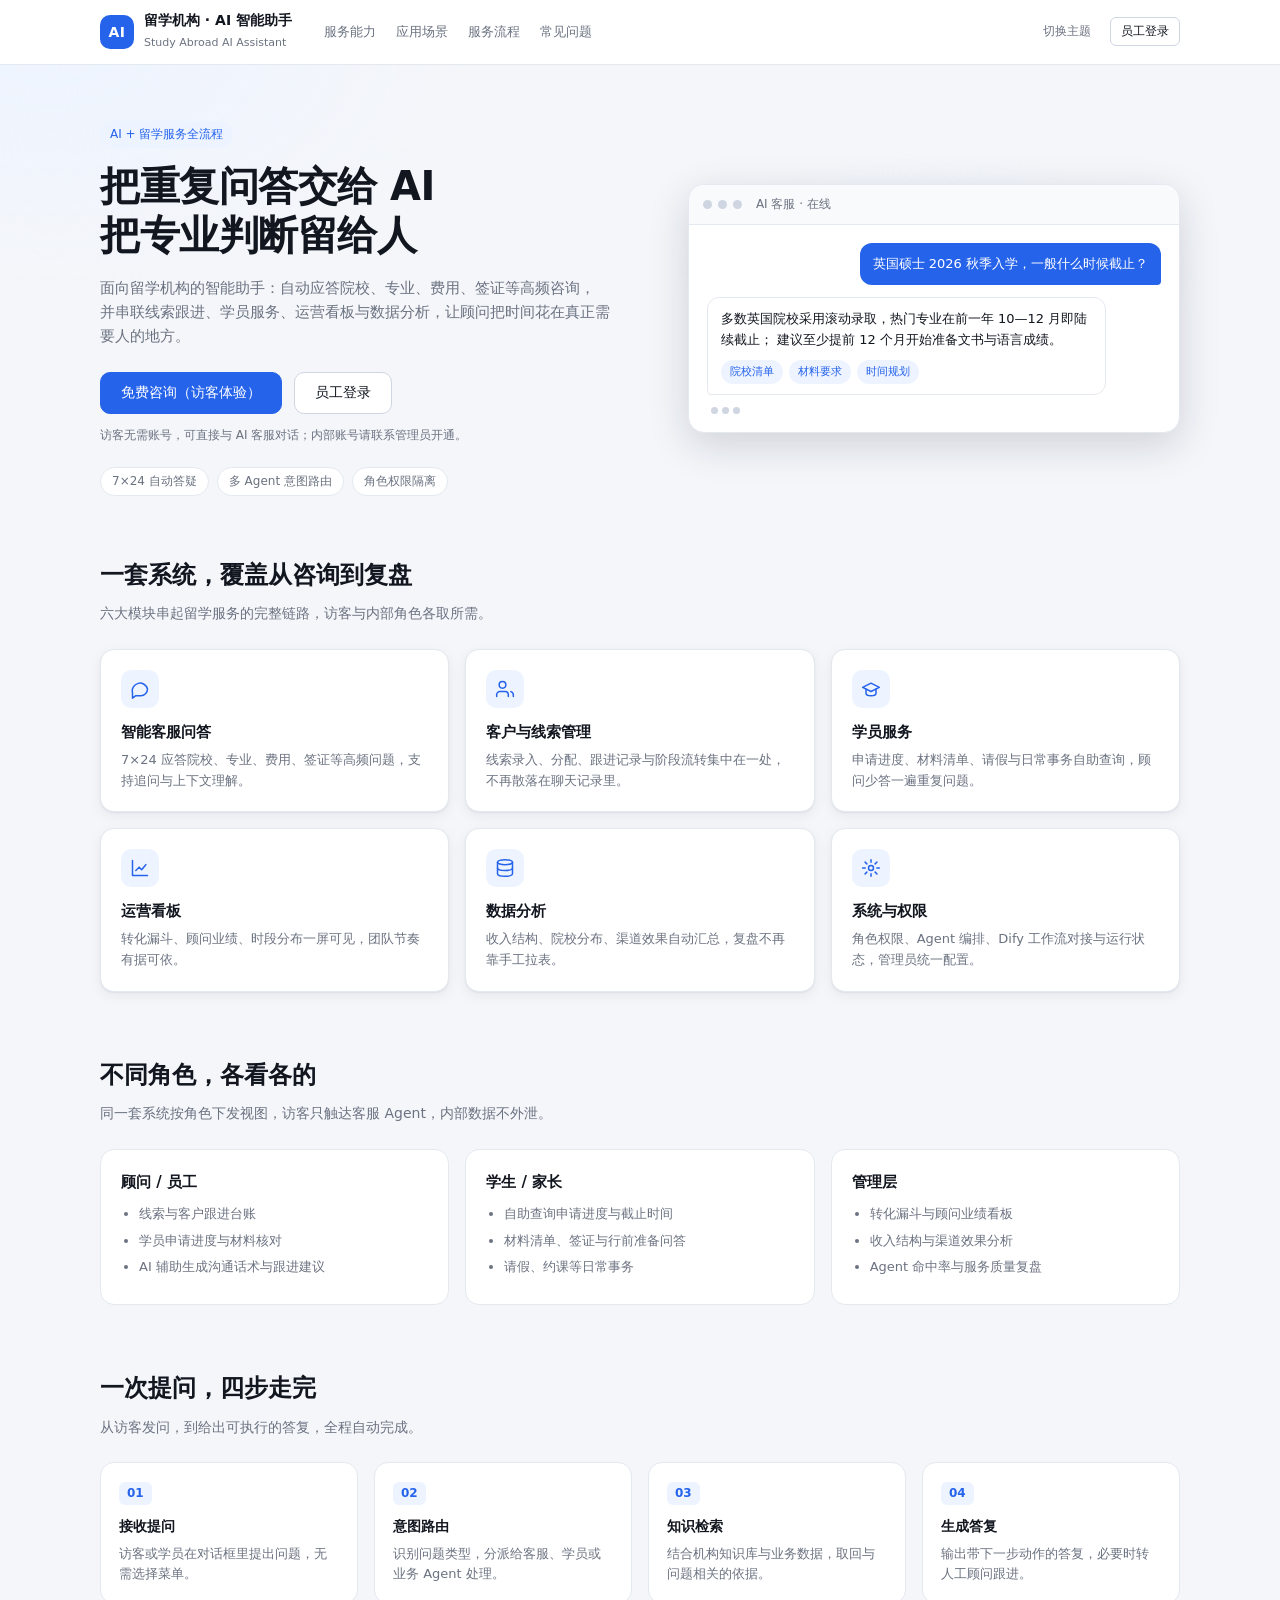
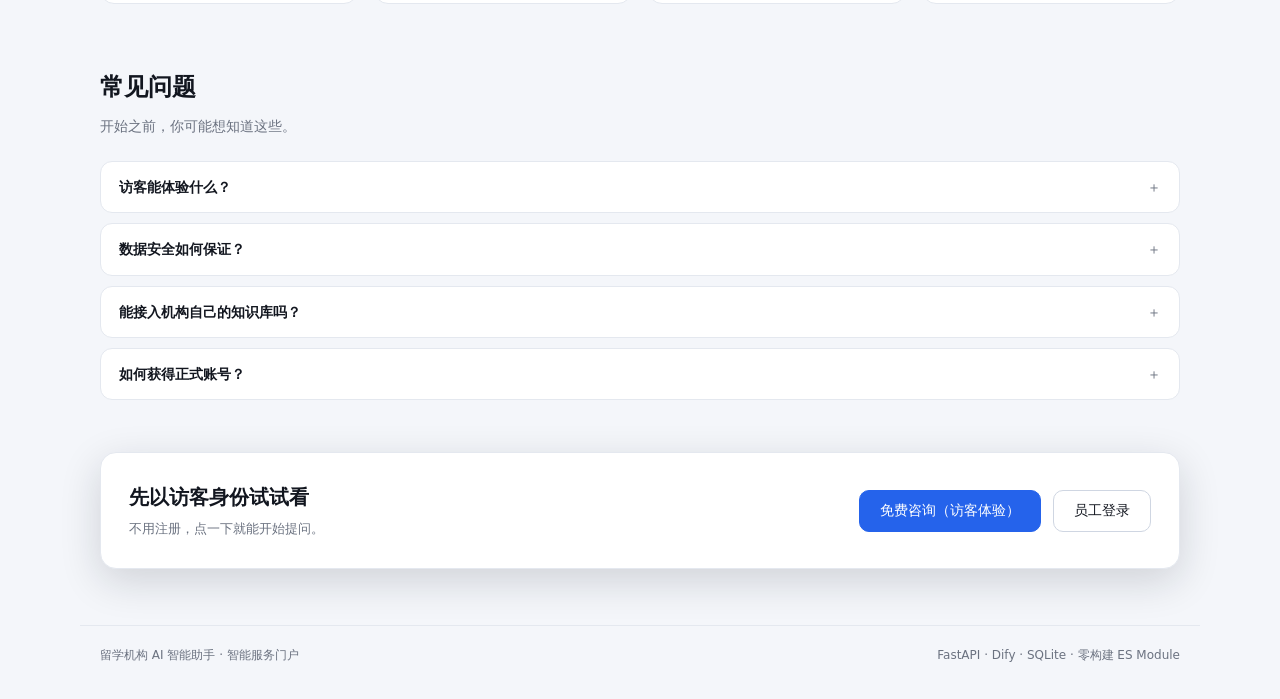
<file: 02-源代码/ai-assistant/frontend/index.html>
<!DOCTYPE html>
<html lang="zh-CN" data-theme="light">
<head>
  <meta charset="UTF-8">
  <meta name="viewport" content="width=device-width, initial-scale=1.0">
  <title>留学机构 AI 智能助手 · 智能服务门户</title>
  <link rel="icon" href="data:image/svg+xml,%3Csvg xmlns='http://www.w3.org/2000/svg' viewBox='0 0 32 32'%3E%3Crect width='32' height='32' rx='8' fill='%232563eb'/%3E%3Ctext x='16' y='22' font-family='Segoe UI,sans-serif' font-size='14' font-weight='700' fill='%23fff' text-anchor='middle'%3EAI%3C/text%3E%3C/svg%3E">
  <link rel="stylesheet" href="./styles.css">
</head>
<body>
  <!-- ============================================================
       访客落地页：默认首页，无需登录即可访问。
       两个出口 —— 「免费咨询」直接以访客身份进入客服对话，
       「员工登录」切到登录屏。
       ============================================================ -->
  <div id="landing" class="landing">
    <header class="landing-nav">
      <div class="landing-nav-inner">
        <a class="landing-brand" href="#top">
          <span class="landing-brand-logo">AI</span>
          <span class="landing-brand-text">
            <strong>留学机构 · AI 智能助手</strong>
            <small>Study Abroad AI Assistant</small>
          </span>
        </a>
        <nav class="landing-links">
          <a href="#capability">服务能力</a>
          <a href="#scene">应用场景</a>
          <a href="#flow">服务流程</a>
          <a href="#faq">常见问题</a>
        </nav>
        <div class="landing-nav-actions">
          <button type="button" class="btn btn-ghost btn-sm" id="landing-theme">切换主题</button>
          <button type="button" class="btn btn-sm" data-landing="login">员工登录</button>
        </div>
      </div>
    </header>

    <section class="landing-hero" id="top">
      <div class="landing-hero-inner">
        <div class="landing-hero-copy">
          <span class="landing-eyebrow">AI + 留学服务全流程</span>
          <h1>把重复问答交给 AI<br>把专业判断留给人</h1>
          <p class="landing-lede">
            面向留学机构的智能助手：自动应答院校、专业、费用、签证等高频咨询，
            并串联线索跟进、学员服务、运营看板与数据分析，让顾问把时间花在真正需要人的地方。
          </p>
          <div class="landing-cta">
            <button type="button" class="btn btn-primary btn-lg" data-landing="visitor">
              免费咨询（访客体验）
            </button>
            <button type="button" class="btn btn-lg" data-landing="login">员工登录</button>
          </div>
          <p class="landing-cta-hint">
            访客无需账号，可直接与 AI 客服对话；内部账号请联系管理员开通。
          </p>
          <ul class="landing-badges">
            <li>7×24 自动答疑</li>
            <li>多 Agent 意图路由</li>
            <li>角色权限隔离</li>
          </ul>
        </div>

        <div class="landing-hero-visual">
          <div class="mock-window">
            <div class="mock-titlebar">
              <span class="mock-dot"></span><span class="mock-dot"></span><span class="mock-dot"></span>
              <em>AI 客服 · 在线</em>
            </div>
            <div class="mock-body">
              <div class="mock-msg mock-user">英国硕士 2026 秋季入学，一般什么时候截止？</div>
              <div class="mock-msg mock-bot">
                多数英国院校采用滚动录取，热门专业在前一年 10—12 月即陆续截止；
                建议至少提前 12 个月开始准备文书与语言成绩。
                <span class="mock-chips"><i>院校清单</i><i>材料要求</i><i>时间规划</i></span>
              </div>
              <div class="mock-typing"><i></i><i></i><i></i></div>
            </div>
          </div>
          <div class="mock-glow"></div>
        </div>
      </div>
    </section>

    <section class="landing-section" id="capability">
      <div class="landing-section-head">
        <h2>一套系统，覆盖从咨询到复盘</h2>
        <p>六大模块串起留学服务的完整链路，访客与内部角色各取所需。</p>
      </div>
      <div class="landing-grid">
        <article class="landing-card">
          <span class="landing-card-icon">
            <svg viewBox="0 0 24 24" fill="none" stroke="currentColor" stroke-width="1.8"
                 stroke-linecap="round" stroke-linejoin="round">
              <path d="M21 12a8 8 0 0 1-8 8H7l-4 3v-6.5A8 8 0 1 1 21 12z"/>
            </svg>
          </span>
          <h3>智能客服问答</h3>
          <p>7×24 应答院校、专业、费用、签证等高频问题，支持追问与上下文理解。</p>
        </article>
        <article class="landing-card">
          <span class="landing-card-icon">
            <svg viewBox="0 0 24 24" fill="none" stroke="currentColor" stroke-width="1.8"
                 stroke-linecap="round" stroke-linejoin="round">
              <path d="M16 21v-2a4 4 0 0 0-4-4H6a4 4 0 0 0-4 4v2"/>
              <circle cx="9" cy="7" r="4"/><path d="M22 21v-2a4 4 0 0 0-3-3.87"/>
            </svg>
          </span>
          <h3>客户与线索管理</h3>
          <p>线索录入、分配、跟进记录与阶段流转集中在一处，不再散落在聊天记录里。</p>
        </article>
        <article class="landing-card">
          <span class="landing-card-icon">
            <svg viewBox="0 0 24 24" fill="none" stroke="currentColor" stroke-width="1.8"
                 stroke-linecap="round" stroke-linejoin="round">
              <path d="M22 10 12 5 2 10l10 5 10-5z"/>
              <path d="M6 12v5c0 1.7 2.7 3 6 3s6-1.3 6-3v-5"/>
            </svg>
          </span>
          <h3>学员服务</h3>
          <p>申请进度、材料清单、请假与日常事务自助查询，顾问少答一遍重复问题。</p>
        </article>
        <article class="landing-card">
          <span class="landing-card-icon">
            <svg viewBox="0 0 24 24" fill="none" stroke="currentColor" stroke-width="1.8"
                 stroke-linecap="round" stroke-linejoin="round">
              <path d="M3 3v18h18"/><path d="M7 15l4-4 3 3 5-6"/>
            </svg>
          </span>
          <h3>运营看板</h3>
          <p>转化漏斗、顾问业绩、时段分布一屏可见，团队节奏有据可依。</p>
        </article>
        <article class="landing-card">
          <span class="landing-card-icon">
            <svg viewBox="0 0 24 24" fill="none" stroke="currentColor" stroke-width="1.8"
                 stroke-linecap="round" stroke-linejoin="round">
              <ellipse cx="12" cy="5" rx="9" ry="3"/>
              <path d="M3 5v14c0 1.7 4 3 9 3s9-1.3 9-3V5"/>
              <path d="M3 12c0 1.7 4 3 9 3s9-1.3 9-3"/>
            </svg>
          </span>
          <h3>数据分析</h3>
          <p>收入结构、院校分布、渠道效果自动汇总，复盘不再靠手工拉表。</p>
        </article>
        <article class="landing-card">
          <span class="landing-card-icon">
            <svg viewBox="0 0 24 24" fill="none" stroke="currentColor" stroke-width="1.8"
                 stroke-linecap="round" stroke-linejoin="round">
              <circle cx="12" cy="12" r="3"/>
              <path d="M12 2v3M12 19v3M22 12h-3M5 12H2M19.07 4.93l-2.12 2.12M7.05 16.95l-2.12 2.12M19.07 19.07l-2.12-2.12M7.05 7.05 4.93 4.93"/>
            </svg>
          </span>
          <h3>系统与权限</h3>
          <p>角色权限、Agent 编排、Dify 工作流对接与运行状态，管理员统一配置。</p>
        </article>
      </div>
    </section>

    <section class="landing-section" id="scene">
      <div class="landing-section-head">
        <h2>不同角色，各看各的</h2>
        <p>同一套系统按角色下发视图，访客只触达客服 Agent，内部数据不外泄。</p>
      </div>
      <div class="landing-scene-grid">
        <article class="landing-scene">
          <h3>顾问 / 员工</h3>
          <ul>
            <li>线索与客户跟进台账</li>
            <li>学员申请进度与材料核对</li>
            <li>AI 辅助生成沟通话术与跟进建议</li>
          </ul>
        </article>
        <article class="landing-scene">
          <h3>学生 / 家长</h3>
          <ul>
            <li>自助查询申请进度与截止时间</li>
            <li>材料清单、签证与行前准备问答</li>
            <li>请假、约课等日常事务</li>
          </ul>
        </article>
        <article class="landing-scene">
          <h3>管理层</h3>
          <ul>
            <li>转化漏斗与顾问业绩看板</li>
            <li>收入结构与渠道效果分析</li>
            <li>Agent 命中率与服务质量复盘</li>
          </ul>
        </article>
      </div>
    </section>

    <section class="landing-section" id="flow">
      <div class="landing-section-head">
        <h2>一次提问，四步走完</h2>
        <p>从访客发问，到给出可执行的答复，全程自动完成。</p>
      </div>
      <ol class="landing-flow">
        <li>
          <span class="landing-step">01</span>
          <h3>接收提问</h3>
          <p>访客或学员在对话框里提出问题，无需选择菜单。</p>
        </li>
        <li>
          <span class="landing-step">02</span>
          <h3>意图路由</h3>
          <p>识别问题类型，分派给客服、学员或业务 Agent 处理。</p>
        </li>
        <li>
          <span class="landing-step">03</span>
          <h3>知识检索</h3>
          <p>结合机构知识库与业务数据，取回与问题相关的依据。</p>
        </li>
        <li>
          <span class="landing-step">04</span>
          <h3>生成答复</h3>
          <p>输出带下一步动作的答复，必要时转人工顾问跟进。</p>
        </li>
      </ol>
    </section>

    <section class="landing-section" id="faq">
      <div class="landing-section-head">
        <h2>常见问题</h2>
        <p>开始之前，你可能想知道这些。</p>
      </div>
      <div class="landing-faq">
        <details>
          <summary>访客能体验什么？</summary>
          <p>
            访客无需账号即可与 AI 客服对话，但只能触达客服咨询与会话记录；
            客户台账、运营与财务数据对访客不可见，后端按角色拦截并返回 403。
          </p>
        </details>
        <details>
          <summary>数据安全如何保证？</summary>
          <p>
            角色一律以登录令牌为准，前端不传角色参数；接口层按角色做白名单校验，
            越权访问会被直接拒绝。演示环境使用本地 SQLite，数据不出本机。
          </p>
        </details>
        <details>
          <summary>能接入机构自己的知识库吗？</summary>
          <p>
            可以。系统通过 Dify 工作流对接知识库与应用编排，
            在 mock 模式下可以用内置演示数据先跑通链路，再切换到真实 Dify 实例。
          </p>
        </details>
        <details>
          <summary>如何获得正式账号？</summary>
          <p>
            请点击右上角「员工登录」进入登录屏，使用管理员分配的账号登录；
            登录屏同时也列出了演示账号，方便先了解各角色的视图差异。
          </p>
        </details>
      </div>
    </section>

    <section class="landing-band">
      <div class="landing-band-inner">
        <div>
          <h2>先以访客身份试试看</h2>
          <p>不用注册，点一下就能开始提问。</p>
        </div>
        <div class="landing-band-actions">
          <button type="button" class="btn btn-primary btn-lg" data-landing="visitor">
            免费咨询（访客体验）
          </button>
          <button type="button" class="btn btn-lg" data-landing="login">员工登录</button>
        </div>
      </div>
    </section>

    <footer class="landing-foot">
      <span>留学机构 AI 智能助手 · 智能服务门户</span>
      <span>FastAPI · Dify · SQLite · 零构建 ES Module</span>
    </footer>
  </div>

  <!-- 未登录：登录屏 -->
  <div id="login-screen" class="login-screen" hidden>
    <div class="login-card">
      <div class="login-brand">
        <div class="login-logo">AI</div>
        <h1>留学机构 AI 智能助手</h1>
        <p class="login-sub">管理控制台 · 前后端分离前端</p>
      </div>

      <form id="login-form" class="login-form" autocomplete="on">
        <label class="field">
          <span>账号</span>
          <input type="text" name="username" id="login-username" placeholder="advisor / manager / student" required>
        </label>
        <label class="field">
          <span>密码</span>
          <input type="password" name="password" id="login-password" placeholder="••••••" required>
        </label>
        <label class="field">
          <span>接口地址</span>
          <input type="text" name="api_base" id="login-api-base" placeholder="http://127.0.0.1:8010">
        </label>
        <p class="field-hint">
          后端与前端完全独立部署，此处填写后端 API 的地址即可对接。
        </p>

        <button type="submit" class="btn btn-primary btn-block" id="login-submit">登录</button>
      </form>

      <div class="login-actions">
        <button type="button" class="btn btn-ghost" id="btn-visitor">以访客身份进入</button>
        <button type="button" class="btn btn-ghost" id="btn-back-home">返回首页</button>
      </div>

      <div class="login-demo">
        <p class="login-demo-title">演示账号（种子数据）</p>
        <div class="demo-grid" id="demo-accounts"></div>
      </div>

      <p class="login-error" id="login-error" hidden></p>
    </div>
  </div>

  <!-- 已登录：控制台 -->
  <div id="console" class="console" hidden>
    <aside class="sidebar">
      <div class="brand">
        <div class="brand-logo">AI</div>
        <div class="brand-text">
          <strong>智能助手</strong>
          <small>管理控制台</small>
        </div>
      </div>

      <nav class="nav" id="nav"></nav>

      <div class="sidebar-foot">
        <div class="mode-line" id="mode-line">
          <span class="dot dot-idle"></span><span id="mode-text">检测中…</span>
        </div>
        <button class="btn btn-ghost btn-block" id="btn-theme">切换主题</button>
      </div>
    </aside>

    <div class="main">
      <header class="topbar">
        <div class="topbar-left">
          <h1 id="page-title">对话助手</h1>
          <p id="page-desc" class="page-desc"></p>
        </div>
        <div class="topbar-right">
          <div class="user-chip" id="user-chip"></div>
          <button class="btn btn-ghost" id="btn-logout">退出</button>
        </div>
      </header>

      <section class="view" id="view"></section>
    </div>
  </div>

  <div class="toast-stack" id="toast-stack"></div>
  <div class="modal-root" id="modal-root" hidden></div>

  <!-- 运行时配置：由 scripts/serve_frontend.py 动态生成后端地址；用别的静态
       服务器托管时这个文件也存在，只是值为空，前端回落到默认地址。 -->
  <script src="./runtime-config.js"></script>
  <script type="module" src="./js/main.js"></script>
</body>
</html>
</file>
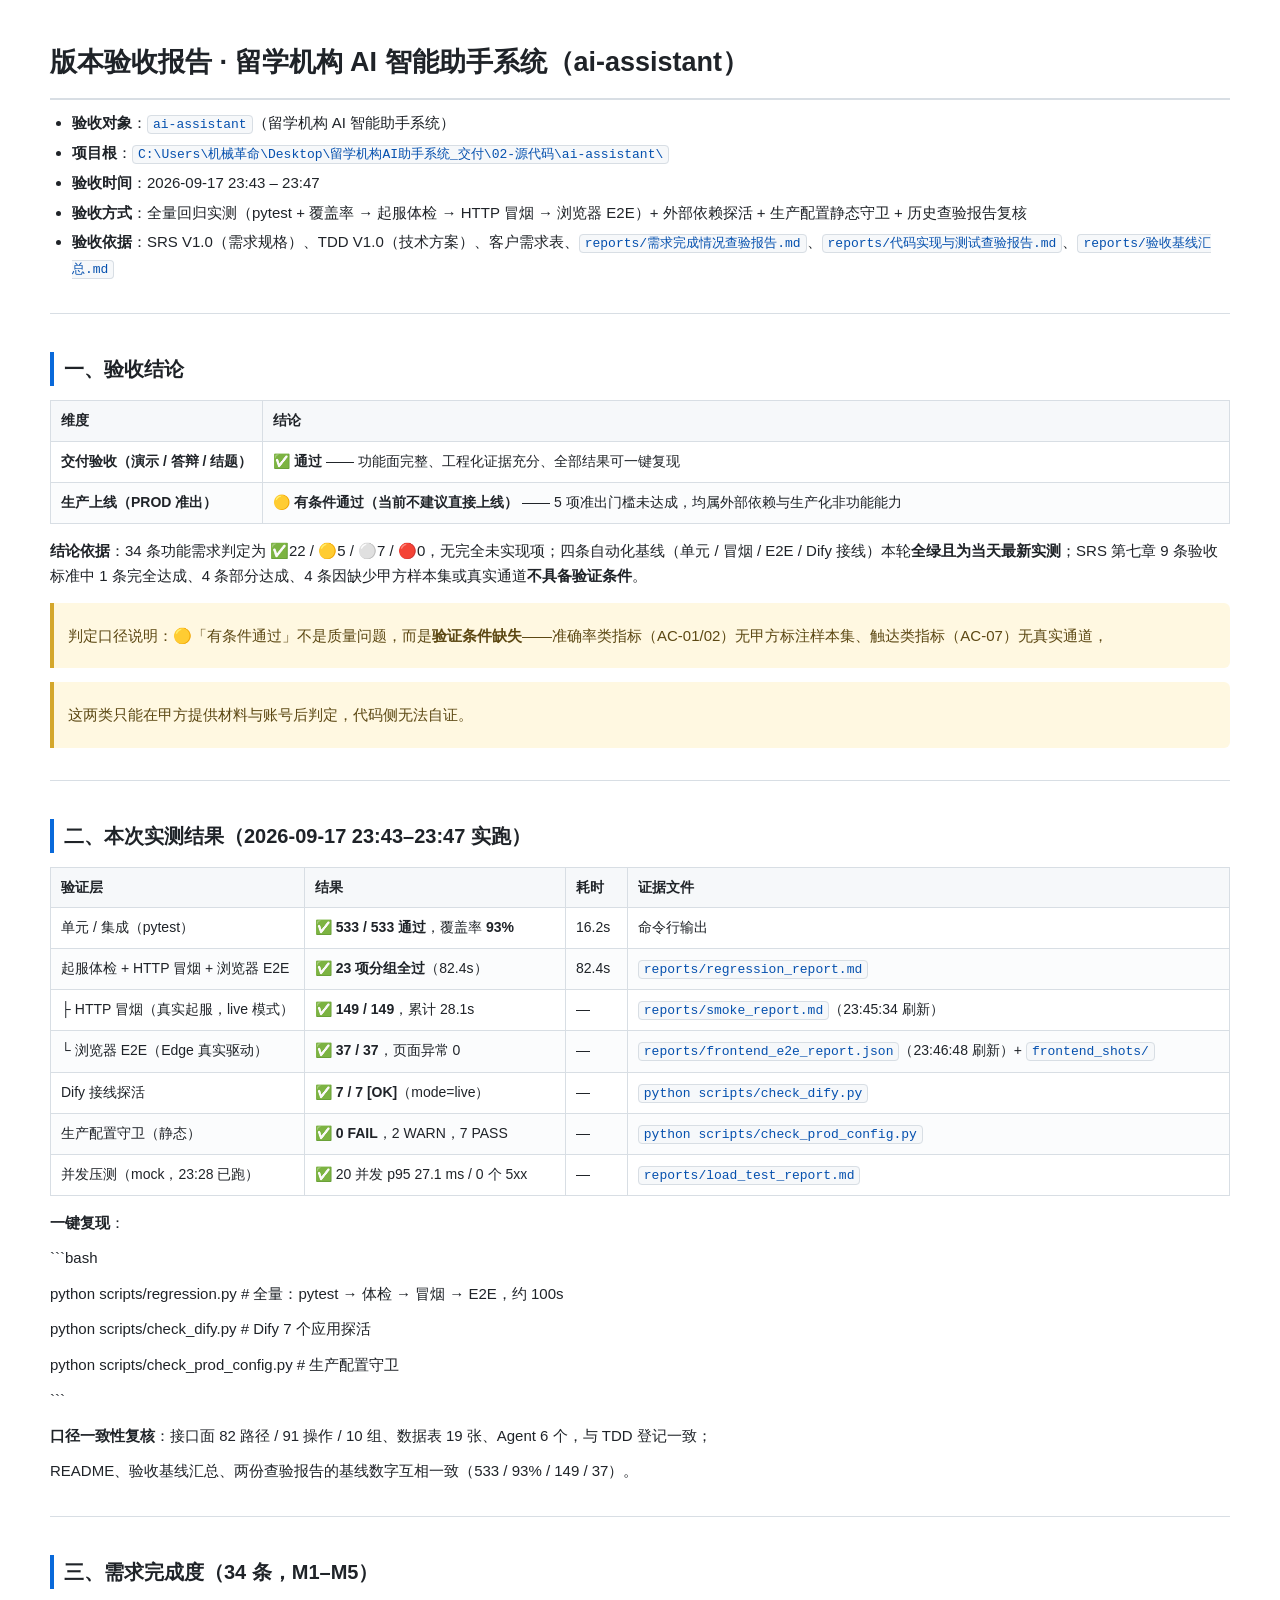
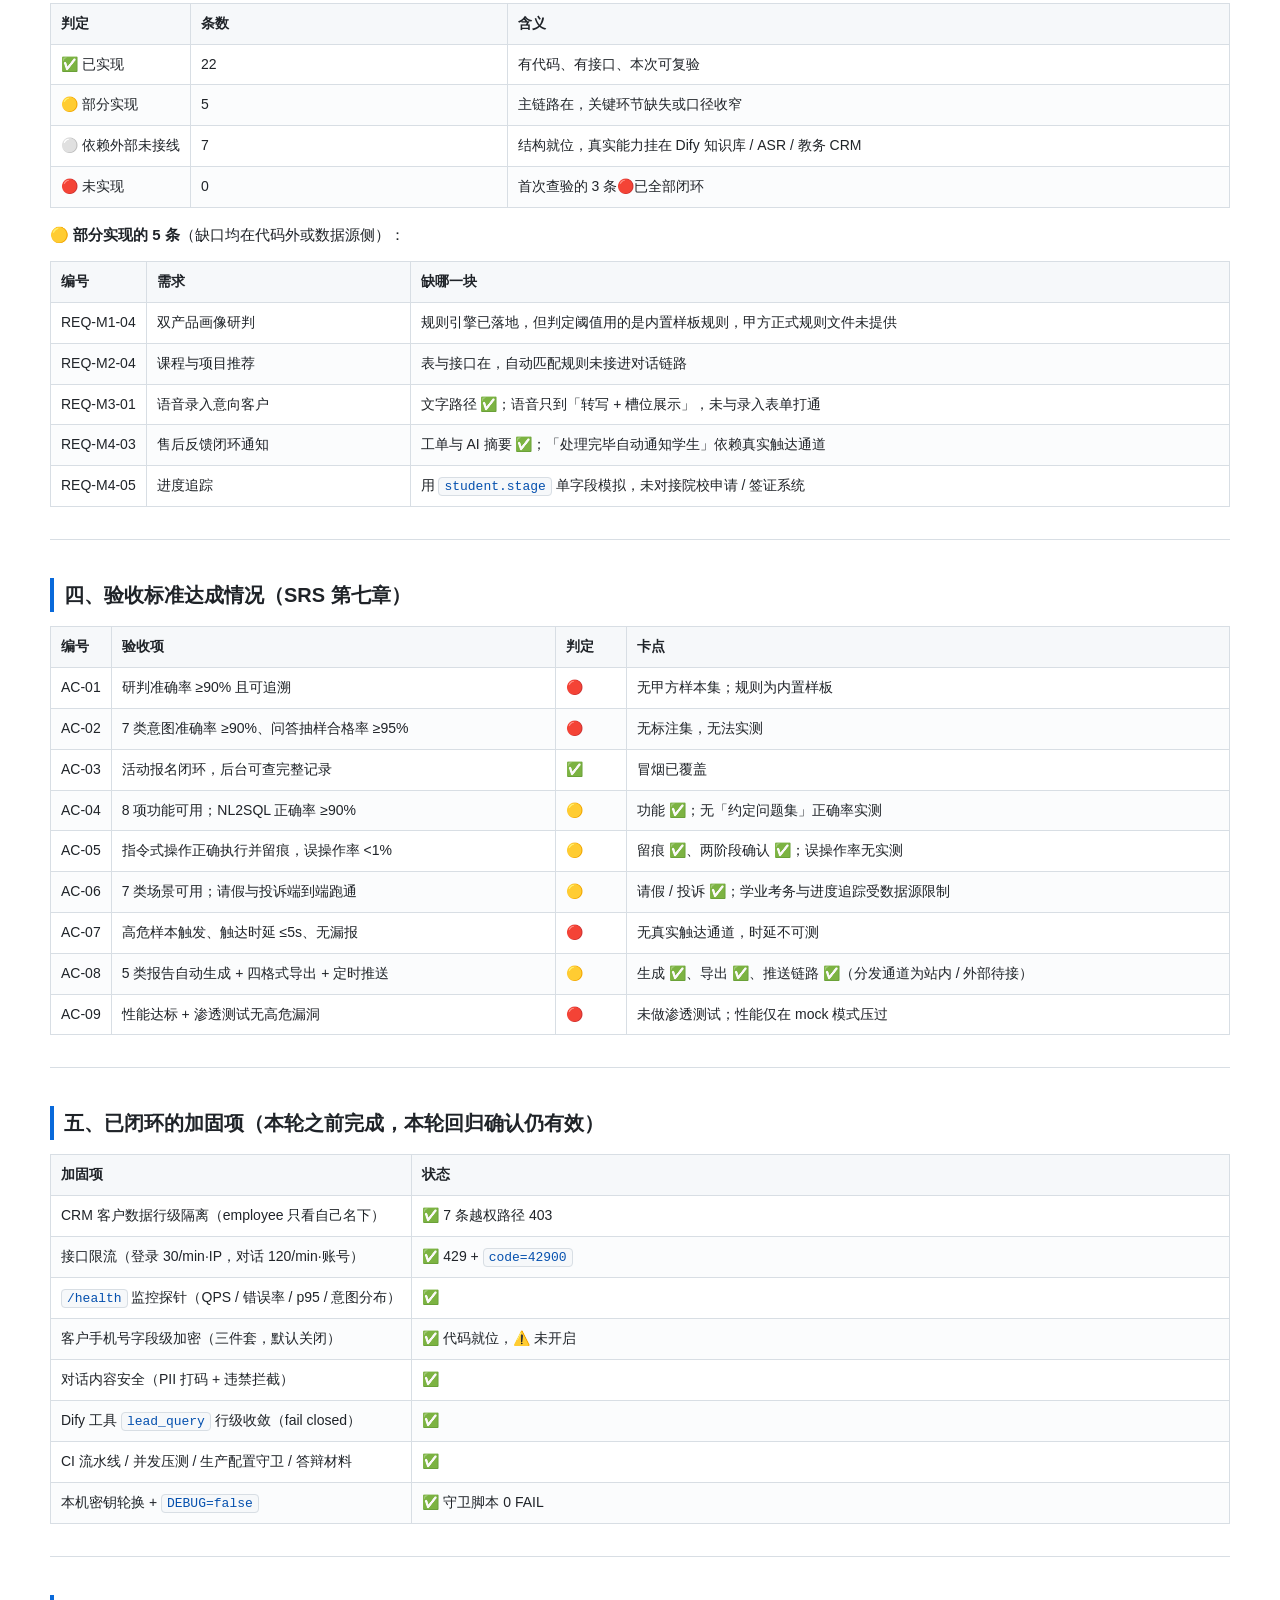
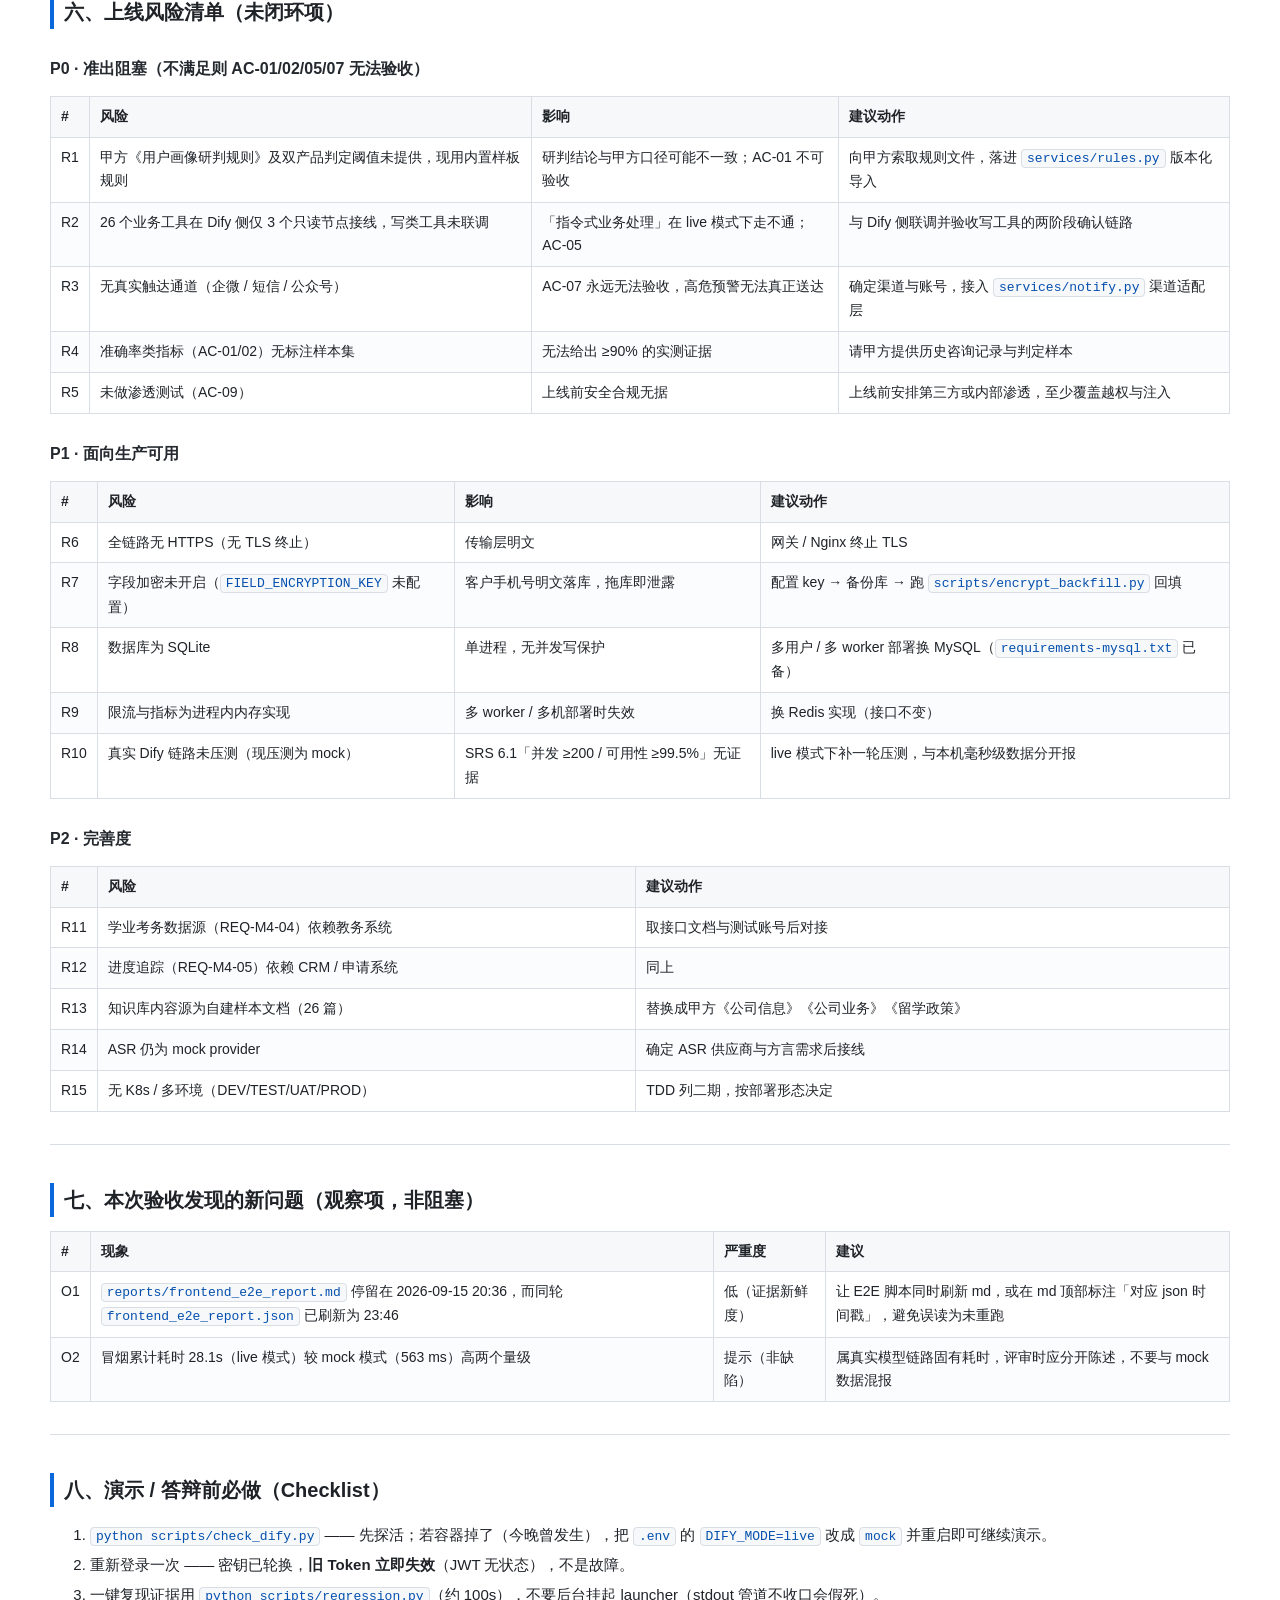
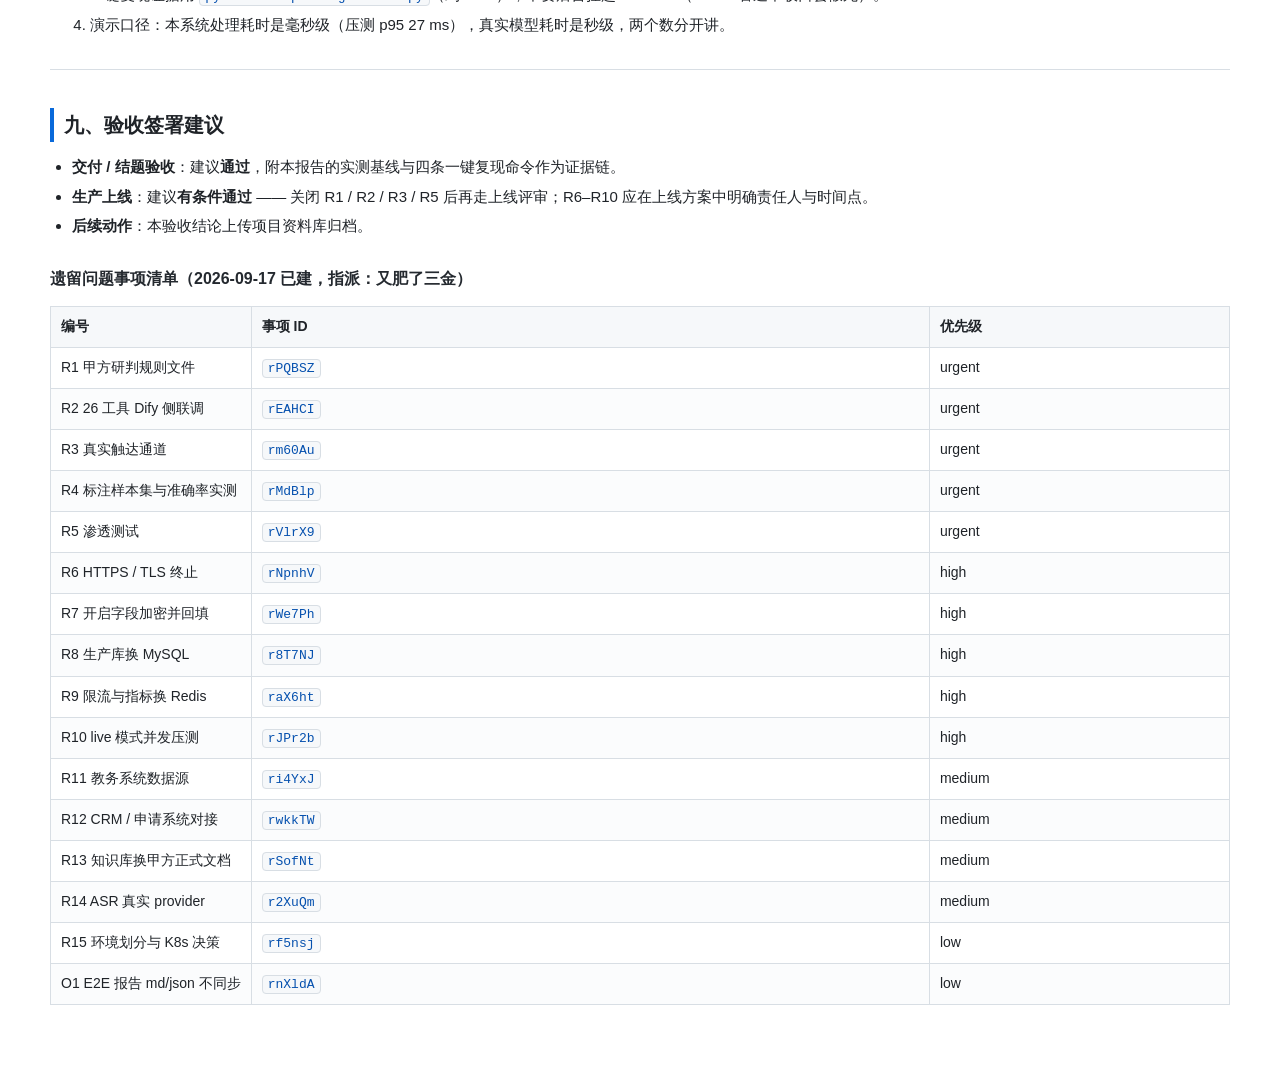
<file: 02-源代码/ai-assistant/reports/版本验收报告.html>
<!DOCTYPE html>
<html lang="zh-CN">
<head>
<meta charset="utf-8">
<meta name="viewport" content="width=device-width,initial-scale=1">
<title>版本验收报告 · 留学机构 AI 智能助手系统（ai-assistant）</title>
<style>
:root{
  --bg:#ffffff; --fg:#1f2328; --muted:#59636e; --line:#d8dee4;
  --head:#f6f8fa; --accent:#0969da; --warn:#9a6700; --bad:#cf222e; --ok:#1a7f37;
}
*{box-sizing:border-box}
body{
  margin:0; padding:40px 24px 80px; background:var(--bg); color:var(--fg);
  font:15px/1.7 -apple-system,"Segoe UI","Microsoft YaHei",sans-serif;
}
main{max-width:1180px;margin:0 auto}
h1{font-size:27px;margin:0 0 6px;padding-bottom:12px;border-bottom:2px solid var(--line)}
h2{font-size:20px;margin:38px 0 12px;padding-left:10px;border-left:4px solid var(--accent)}
h3{font-size:16px;margin:26px 0 10px;color:#24292f}
h4{font-size:15px;margin:20px 0 8px}
p{margin:10px 0}
ul{margin:10px 0;padding-left:22px}
li{margin:4px 0}
hr{border:0;border-top:1px solid var(--line);margin:32px 0}
blockquote{
  margin:14px 0;padding:10px 14px;background:#fff8e1;border-left:4px solid #d4a72c;
  color:#5c4813;border-radius:0 6px 6px 0;
}
code{
  background:var(--head);border:1px solid var(--line);border-radius:4px;
  padding:1px 5px;font-family:"Cascadia Mono",Consolas,monospace;font-size:13px;
  color:#0550ae;overflow-wrap:break-word;word-break:normal;
}
table{
  width:100%;border-collapse:collapse;margin:14px 0;font-size:14px;
  table-layout:auto;
}
th,td{border:1px solid var(--line);padding:8px 10px;text-align:left;vertical-align:top}
th{background:var(--head);font-weight:600;white-space:nowrap}
tbody tr:nth-child(even){background:#fbfcfd}
td:first-child{white-space:nowrap;width:1%}
td:nth-child(2){min-width:160px}
strong{font-weight:600}
</style>
</head>
<body>
<main>
<h1>版本验收报告 · 留学机构 AI 智能助手系统（ai-assistant）</h1>
<ul><li><strong>验收对象</strong>：<code>ai-assistant</code>（留学机构 AI 智能助手系统）</li><li><strong>项目根</strong>：<code>C:\Users\机械革命\Desktop\留学机构AI助手系统_交付\02-源代码\ai-assistant\</code></li><li><strong>验收时间</strong>：2026-09-17 23:43 – 23:47</li><li><strong>验收方式</strong>：全量回归实测（pytest + 覆盖率 → 起服体检 → HTTP 冒烟 → 浏览器 E2E）+ 外部依赖探活 + 生产配置静态守卫 + 历史查验报告复核</li><li><strong>验收依据</strong>：SRS V1.0（需求规格）、TDD V1.0（技术方案）、客户需求表、<code>reports/需求完成情况查验报告.md</code>、<code>reports/代码实现与测试查验报告.md</code>、<code>reports/验收基线汇总.md</code></li></ul>
<hr>
<h2>一、验收结论</h2>
<table>
<thead><tr><th>维度</th><th>结论</th></tr></thead>
<tbody>
<tr><td><strong>交付验收（演示 / 答辩 / 结题）</strong></td><td>✅ <strong>通过</strong> —— 功能面完整、工程化证据充分、全部结果可一键复现</td></tr>
<tr><td><strong>生产上线（PROD 准出）</strong></td><td>🟡 <strong>有条件通过（当前不建议直接上线）</strong> —— 5 项准出门槛未达成，均属外部依赖与生产化非功能能力</td></tr>
</tbody></table>
<p><strong>结论依据</strong>：34 条功能需求判定为 ✅22 / 🟡5 / ⚪7 / 🔴0，无完全未实现项；四条自动化基线（单元 / 冒烟 / E2E / Dify 接线）本轮<strong>全绿且为当天最新实测</strong>；SRS 第七章 9 条验收标准中 1 条完全达成、4 条部分达成、4 条因缺少甲方样本集或真实通道<strong>不具备验证条件</strong>。</p>
<blockquote><p>判定口径说明：🟡「有条件通过」不是质量问题，而是<strong>验证条件缺失</strong>——准确率类指标（AC-01/02）无甲方标注样本集、触达类指标（AC-07）无真实通道，</p></blockquote>
<blockquote><p>这两类只能在甲方提供材料与账号后判定，代码侧无法自证。</p></blockquote>
<hr>
<h2>二、本次实测结果（2026-09-17 23:43–23:47 实跑）</h2>
<table>
<thead><tr><th>验证层</th><th>结果</th><th>耗时</th><th>证据文件</th></tr></thead>
<tbody>
<tr><td>单元 / 集成（pytest）</td><td>✅ <strong>533 / 533 通过</strong>，覆盖率 <strong>93%</strong></td><td>16.2s</td><td>命令行输出</td></tr>
<tr><td>起服体检 + HTTP 冒烟 + 浏览器 E2E</td><td>✅ <strong>23 项分组全过</strong>（82.4s）</td><td>82.4s</td><td><code>reports/regression_report.md</code></td></tr>
<tr><td>├ HTTP 冒烟（真实起服，live 模式）</td><td>✅ <strong>149 / 149</strong>，累计 28.1s</td><td>—</td><td><code>reports/smoke_report.md</code>（23:45:34 刷新）</td></tr>
<tr><td>└ 浏览器 E2E（Edge 真实驱动）</td><td>✅ <strong>37 / 37</strong>，页面异常 0</td><td>—</td><td><code>reports/frontend_e2e_report.json</code>（23:46:48 刷新）+ <code>frontend_shots/</code></td></tr>
<tr><td>Dify 接线探活</td><td>✅ <strong>7 / 7 [OK]</strong>（mode=live）</td><td>—</td><td><code>python scripts/check_dify.py</code></td></tr>
<tr><td>生产配置守卫（静态）</td><td>✅ <strong>0 FAIL</strong>，2 WARN，7 PASS</td><td>—</td><td><code>python scripts/check_prod_config.py</code></td></tr>
<tr><td>并发压测（mock，23:28 已跑）</td><td>✅ 20 并发 p95 27.1 ms / 0 个 5xx</td><td>—</td><td><code>reports/load_test_report.md</code></td></tr>
</tbody></table>
<p><strong>一键复现</strong>：</p>
<p>```bash</p>
<p>python scripts/regression.py          # 全量：pytest → 体检 → 冒烟 → E2E，约 100s</p>
<p>python scripts/check_dify.py          # Dify 7 个应用探活</p>
<p>python scripts/check_prod_config.py   # 生产配置守卫</p>
<p>```</p>
<p><strong>口径一致性复核</strong>：接口面 82 路径 / 91 操作 / 10 组、数据表 19 张、Agent 6 个，与 TDD 登记一致；</p>
<p>README、验收基线汇总、两份查验报告的基线数字互相一致（533 / 93% / 149 / 37）。</p>
<hr>
<h2>三、需求完成度（34 条，M1–M5）</h2>
<table>
<thead><tr><th>判定</th><th>条数</th><th>含义</th></tr></thead>
<tbody>
<tr><td>✅ 已实现</td><td>22</td><td>有代码、有接口、本次可复验</td></tr>
<tr><td>🟡 部分实现</td><td>5</td><td>主链路在，关键环节缺失或口径收窄</td></tr>
<tr><td>⚪ 依赖外部未接线</td><td>7</td><td>结构就位，真实能力挂在 Dify 知识库 / ASR / 教务 CRM</td></tr>
<tr><td>🔴 未实现</td><td>0</td><td>首次查验的 3 条🔴已全部闭环</td></tr>
</tbody></table>
<p><strong>🟡 部分实现的 5 条</strong>（缺口均在代码外或数据源侧）：</p>
<table>
<thead><tr><th>编号</th><th>需求</th><th>缺哪一块</th></tr></thead>
<tbody>
<tr><td>REQ-M1-04</td><td>双产品画像研判</td><td>规则引擎已落地，但判定阈值用的是内置样板规则，甲方正式规则文件未提供</td></tr>
<tr><td>REQ-M2-04</td><td>课程与项目推荐</td><td>表与接口在，自动匹配规则未接进对话链路</td></tr>
<tr><td>REQ-M3-01</td><td>语音录入意向客户</td><td>文字路径 ✅；语音只到「转写 + 槽位展示」，未与录入表单打通</td></tr>
<tr><td>REQ-M4-03</td><td>售后反馈闭环通知</td><td>工单与 AI 摘要 ✅；「处理完毕自动通知学生」依赖真实触达通道</td></tr>
<tr><td>REQ-M4-05</td><td>进度追踪</td><td>用 <code>student.stage</code> 单字段模拟，未对接院校申请 / 签证系统</td></tr>
</tbody></table>
<hr>
<h2>四、验收标准达成情况（SRS 第七章）</h2>
<table>
<thead><tr><th>编号</th><th>验收项</th><th>判定</th><th>卡点</th></tr></thead>
<tbody>
<tr><td>AC-01</td><td>研判准确率 ≥90% 且可追溯</td><td>🔴</td><td>无甲方样本集；规则为内置样板</td></tr>
<tr><td>AC-02</td><td>7 类意图准确率 ≥90%、问答抽样合格率 ≥95%</td><td>🔴</td><td>无标注集，无法实测</td></tr>
<tr><td>AC-03</td><td>活动报名闭环，后台可查完整记录</td><td>✅</td><td>冒烟已覆盖</td></tr>
<tr><td>AC-04</td><td>8 项功能可用；NL2SQL 正确率 ≥90%</td><td>🟡</td><td>功能 ✅；无「约定问题集」正确率实测</td></tr>
<tr><td>AC-05</td><td>指令式操作正确执行并留痕，误操作率 &lt;1%</td><td>🟡</td><td>留痕 ✅、两阶段确认 ✅；误操作率无实测</td></tr>
<tr><td>AC-06</td><td>7 类场景可用；请假与投诉端到端跑通</td><td>🟡</td><td>请假 / 投诉 ✅；学业考务与进度追踪受数据源限制</td></tr>
<tr><td>AC-07</td><td>高危样本触发、触达时延 ≤5s、无漏报</td><td>🔴</td><td>无真实触达通道，时延不可测</td></tr>
<tr><td>AC-08</td><td>5 类报告自动生成 + 四格式导出 + 定时推送</td><td>🟡</td><td>生成 ✅、导出 ✅、推送链路 ✅（分发通道为站内 / 外部待接）</td></tr>
<tr><td>AC-09</td><td>性能达标 + 渗透测试无高危漏洞</td><td>🔴</td><td>未做渗透测试；性能仅在 mock 模式压过</td></tr>
</tbody></table>
<hr>
<h2>五、已闭环的加固项（本轮之前完成，本轮回归确认仍有效）</h2>
<table>
<thead><tr><th>加固项</th><th>状态</th></tr></thead>
<tbody>
<tr><td>CRM 客户数据行级隔离（employee 只看自己名下）</td><td>✅ 7 条越权路径 403</td></tr>
<tr><td>接口限流（登录 30/min·IP，对话 120/min·账号）</td><td>✅ 429 + <code>code=42900</code></td></tr>
<tr><td><code>/health</code> 监控探针（QPS / 错误率 / p95 / 意图分布）</td><td>✅</td></tr>
<tr><td>客户手机号字段级加密（三件套，默认关闭）</td><td>✅ 代码就位，⚠️ 未开启</td></tr>
<tr><td>对话内容安全（PII 打码 + 违禁拦截）</td><td>✅</td></tr>
<tr><td>Dify 工具 <code>lead_query</code> 行级收敛（fail closed）</td><td>✅</td></tr>
<tr><td>CI 流水线 / 并发压测 / 生产配置守卫 / 答辩材料</td><td>✅</td></tr>
<tr><td>本机密钥轮换 + <code>DEBUG=false</code></td><td>✅ 守卫脚本 0 FAIL</td></tr>
</tbody></table>
<hr>
<h2>六、上线风险清单（未闭环项）</h2>
<h3>P0 · 准出阻塞（不满足则 AC-01/02/05/07 无法验收）</h3>
<table>
<thead><tr><th>#</th><th>风险</th><th>影响</th><th>建议动作</th></tr></thead>
<tbody>
<tr><td>R1</td><td>甲方《用户画像研判规则》及双产品判定阈值未提供，现用内置样板规则</td><td>研判结论与甲方口径可能不一致；AC-01 不可验收</td><td>向甲方索取规则文件，落进 <code>services/rules.py</code> 版本化导入</td></tr>
<tr><td>R2</td><td>26 个业务工具在 Dify 侧仅 3 个只读节点接线，写类工具未联调</td><td>「指令式业务处理」在 live 模式下走不通；AC-05</td><td>与 Dify 侧联调并验收写工具的两阶段确认链路</td></tr>
<tr><td>R3</td><td>无真实触达通道（企微 / 短信 / 公众号）</td><td>AC-07 永远无法验收，高危预警无法真正送达</td><td>确定渠道与账号，接入 <code>services/notify.py</code> 渠道适配层</td></tr>
<tr><td>R4</td><td>准确率类指标（AC-01/02）无标注样本集</td><td>无法给出 ≥90% 的实测证据</td><td>请甲方提供历史咨询记录与判定样本</td></tr>
<tr><td>R5</td><td>未做渗透测试（AC-09）</td><td>上线前安全合规无据</td><td>上线前安排第三方或内部渗透，至少覆盖越权与注入</td></tr>
</tbody></table>
<h3>P1 · 面向生产可用</h3>
<table>
<thead><tr><th>#</th><th>风险</th><th>影响</th><th>建议动作</th></tr></thead>
<tbody>
<tr><td>R6</td><td>全链路无 HTTPS（无 TLS 终止）</td><td>传输层明文</td><td>网关 / Nginx 终止 TLS</td></tr>
<tr><td>R7</td><td>字段加密未开启（<code>FIELD_ENCRYPTION_KEY</code> 未配置）</td><td>客户手机号明文落库，拖库即泄露</td><td>配置 key → 备份库 → 跑 <code>scripts/encrypt_backfill.py</code> 回填</td></tr>
<tr><td>R8</td><td>数据库为 SQLite</td><td>单进程，无并发写保护</td><td>多用户 / 多 worker 部署换 MySQL（<code>requirements-mysql.txt</code> 已备）</td></tr>
<tr><td>R9</td><td>限流与指标为进程内内存实现</td><td>多 worker / 多机部署时失效</td><td>换 Redis 实现（接口不变）</td></tr>
<tr><td>R10</td><td>真实 Dify 链路未压测（现压测为 mock）</td><td>SRS 6.1「并发 ≥200 / 可用性 ≥99.5%」无证据</td><td>live 模式下补一轮压测，与本机毫秒级数据分开报</td></tr>
</tbody></table>
<h3>P2 · 完善度</h3>
<table>
<thead><tr><th>#</th><th>风险</th><th>建议动作</th></tr></thead>
<tbody>
<tr><td>R11</td><td>学业考务数据源（REQ-M4-04）依赖教务系统</td><td>取接口文档与测试账号后对接</td></tr>
<tr><td>R12</td><td>进度追踪（REQ-M4-05）依赖 CRM / 申请系统</td><td>同上</td></tr>
<tr><td>R13</td><td>知识库内容源为自建样本文档（26 篇）</td><td>替换成甲方《公司信息》《公司业务》《留学政策》</td></tr>
<tr><td>R14</td><td>ASR 仍为 mock provider</td><td>确定 ASR 供应商与方言需求后接线</td></tr>
<tr><td>R15</td><td>无 K8s / 多环境（DEV/TEST/UAT/PROD）</td><td>TDD 列二期，按部署形态决定</td></tr>
</tbody></table>
<hr>
<h2>七、本次验收发现的新问题（观察项，非阻塞）</h2>
<table>
<thead><tr><th>#</th><th>现象</th><th>严重度</th><th>建议</th></tr></thead>
<tbody>
<tr><td>O1</td><td><code>reports/frontend_e2e_report.md</code> 停留在 2026-09-15 20:36，而同轮 <code>frontend_e2e_report.json</code> 已刷新为 23:46</td><td>低（证据新鲜度）</td><td>让 E2E 脚本同时刷新 md，或在 md 顶部标注「对应 json 时间戳」，避免误读为未重跑</td></tr>
<tr><td>O2</td><td>冒烟累计耗时 28.1s（live 模式）较 mock 模式（563 ms）高两个量级</td><td>提示（非缺陷）</td><td>属真实模型链路固有耗时，评审时应分开陈述，不要与 mock 数据混报</td></tr>
</tbody></table>
<hr>
<h2>八、演示 / 答辩前必做（Checklist）</h2>
<ol><li><code>python scripts/check_dify.py</code> —— 先探活；若容器掉了（今晚曾发生），把 <code>.env</code> 的 <code>DIFY_MODE=live</code> 改成 <code>mock</code> 并重启即可继续演示。</li><li>重新登录一次 —— 密钥已轮换，<strong>旧 Token 立即失效</strong>（JWT 无状态），不是故障。</li><li>一键复现证据用 <code>python scripts/regression.py</code>（约 100s），不要后台挂起 launcher（stdout 管道不收口会假死）。</li><li>演示口径：本系统处理耗时是毫秒级（压测 p95 27 ms），真实模型耗时是秒级，两个数分开讲。</li></ol>
<hr>
<h2>九、验收签署建议</h2>
<ul><li><strong>交付 / 结题验收</strong>：建议<strong>通过</strong>，附本报告的实测基线与四条一键复现命令作为证据链。</li><li><strong>生产上线</strong>：建议<strong>有条件通过</strong> —— 关闭 R1 / R2 / R3 / R5 后再走上线评审；R6–R10 应在上线方案中明确责任人与时间点。</li><li><strong>后续动作</strong>：本验收结论上传项目资料库归档。</li></ul>
<h3>遗留问题事项清单（2026-09-17 已建，指派：又肥了三金）</h3>
<table>
<thead><tr><th>编号</th><th>事项 ID</th><th>优先级</th></tr></thead>
<tbody>
<tr><td>R1 甲方研判规则文件</td><td><code>rPQBSZ</code></td><td>urgent</td></tr>
<tr><td>R2 26 工具 Dify 侧联调</td><td><code>rEAHCI</code></td><td>urgent</td></tr>
<tr><td>R3 真实触达通道</td><td><code>rm60Au</code></td><td>urgent</td></tr>
<tr><td>R4 标注样本集与准确率实测</td><td><code>rMdBlp</code></td><td>urgent</td></tr>
<tr><td>R5 渗透测试</td><td><code>rVlrX9</code></td><td>urgent</td></tr>
<tr><td>R6 HTTPS / TLS 终止</td><td><code>rNpnhV</code></td><td>high</td></tr>
<tr><td>R7 开启字段加密并回填</td><td><code>rWe7Ph</code></td><td>high</td></tr>
<tr><td>R8 生产库换 MySQL</td><td><code>r8T7NJ</code></td><td>high</td></tr>
<tr><td>R9 限流与指标换 Redis</td><td><code>raX6ht</code></td><td>high</td></tr>
<tr><td>R10 live 模式并发压测</td><td><code>rJPr2b</code></td><td>high</td></tr>
<tr><td>R11 教务系统数据源</td><td><code>ri4YxJ</code></td><td>medium</td></tr>
<tr><td>R12 CRM / 申请系统对接</td><td><code>rwkkTW</code></td><td>medium</td></tr>
<tr><td>R13 知识库换甲方正式文档</td><td><code>rSofNt</code></td><td>medium</td></tr>
<tr><td>R14 ASR 真实 provider</td><td><code>r2XuQm</code></td><td>medium</td></tr>
<tr><td>R15 环境划分与 K8s 决策</td><td><code>rf5nsj</code></td><td>low</td></tr>
<tr><td>O1 E2E 报告 md/json 不同步</td><td><code>rnXldA</code></td><td>low</td></tr>
</tbody></table>
</main>
</body>
</html>
</file>
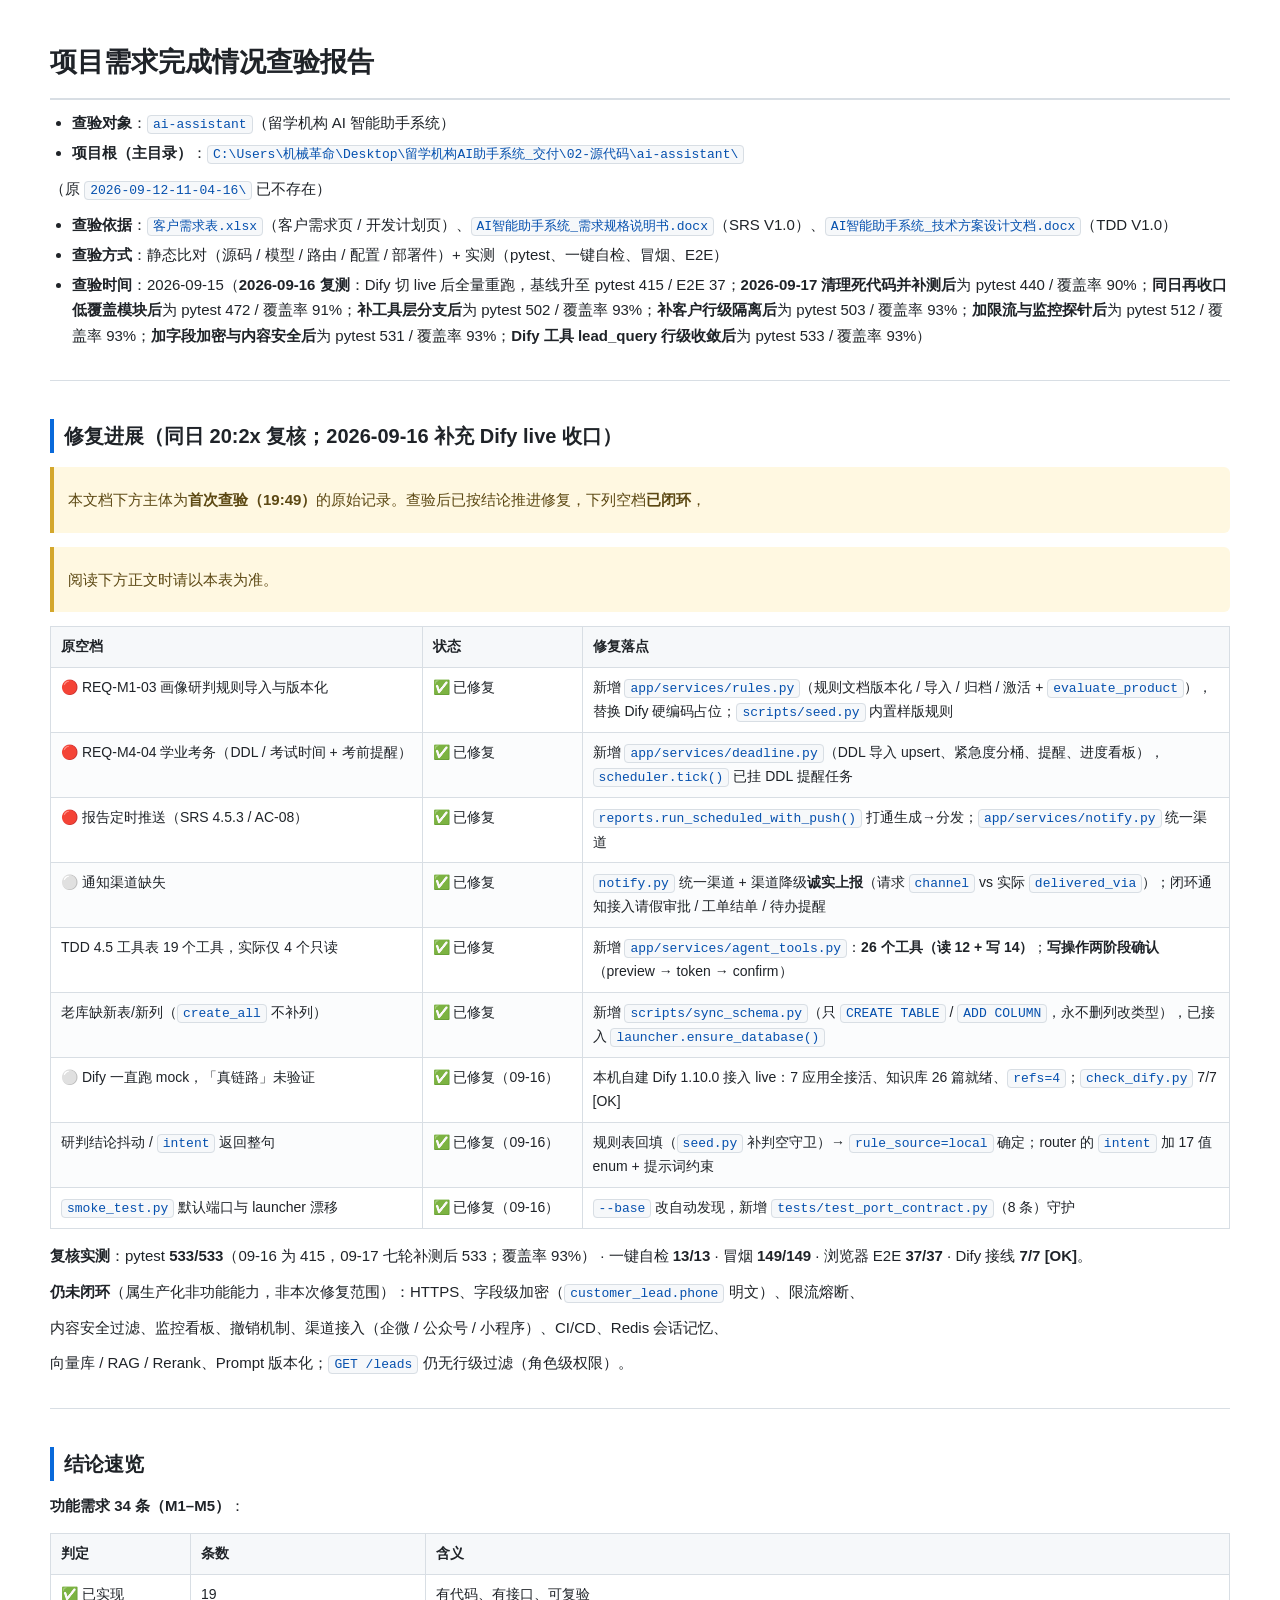
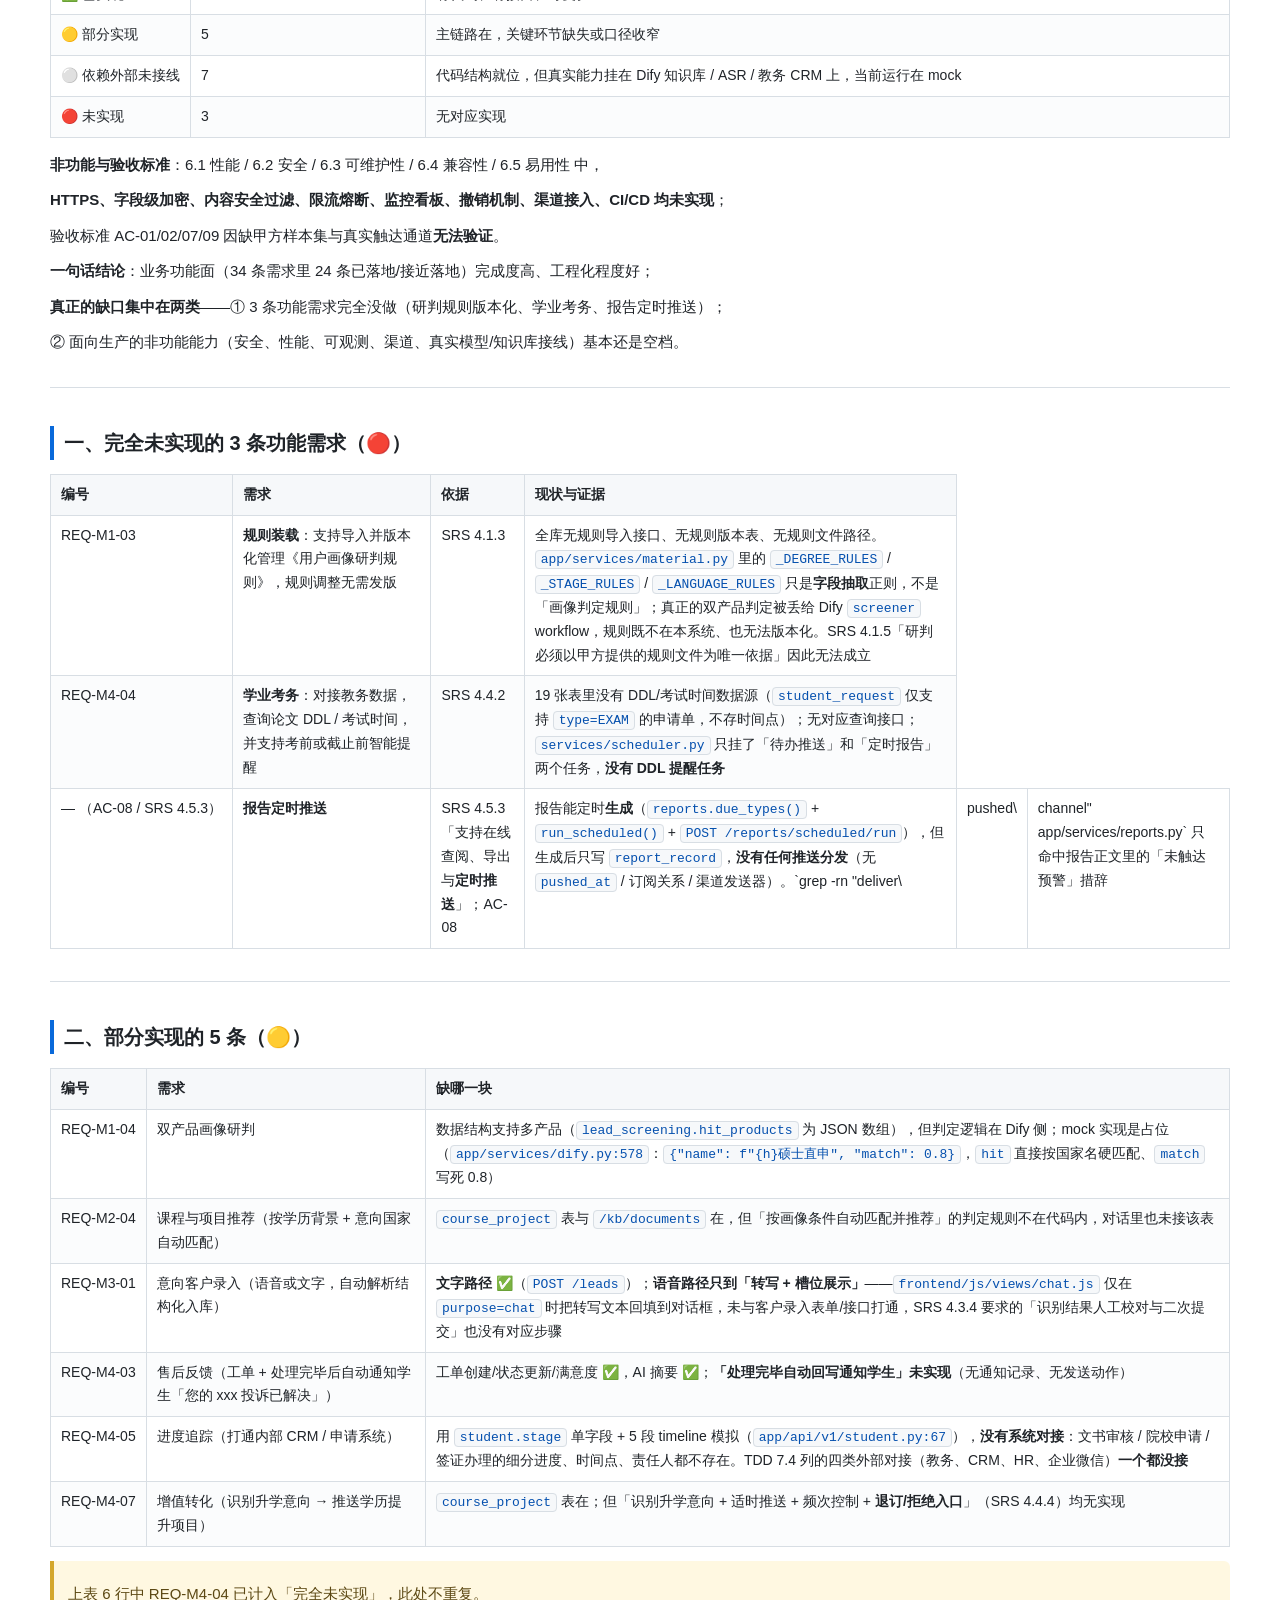
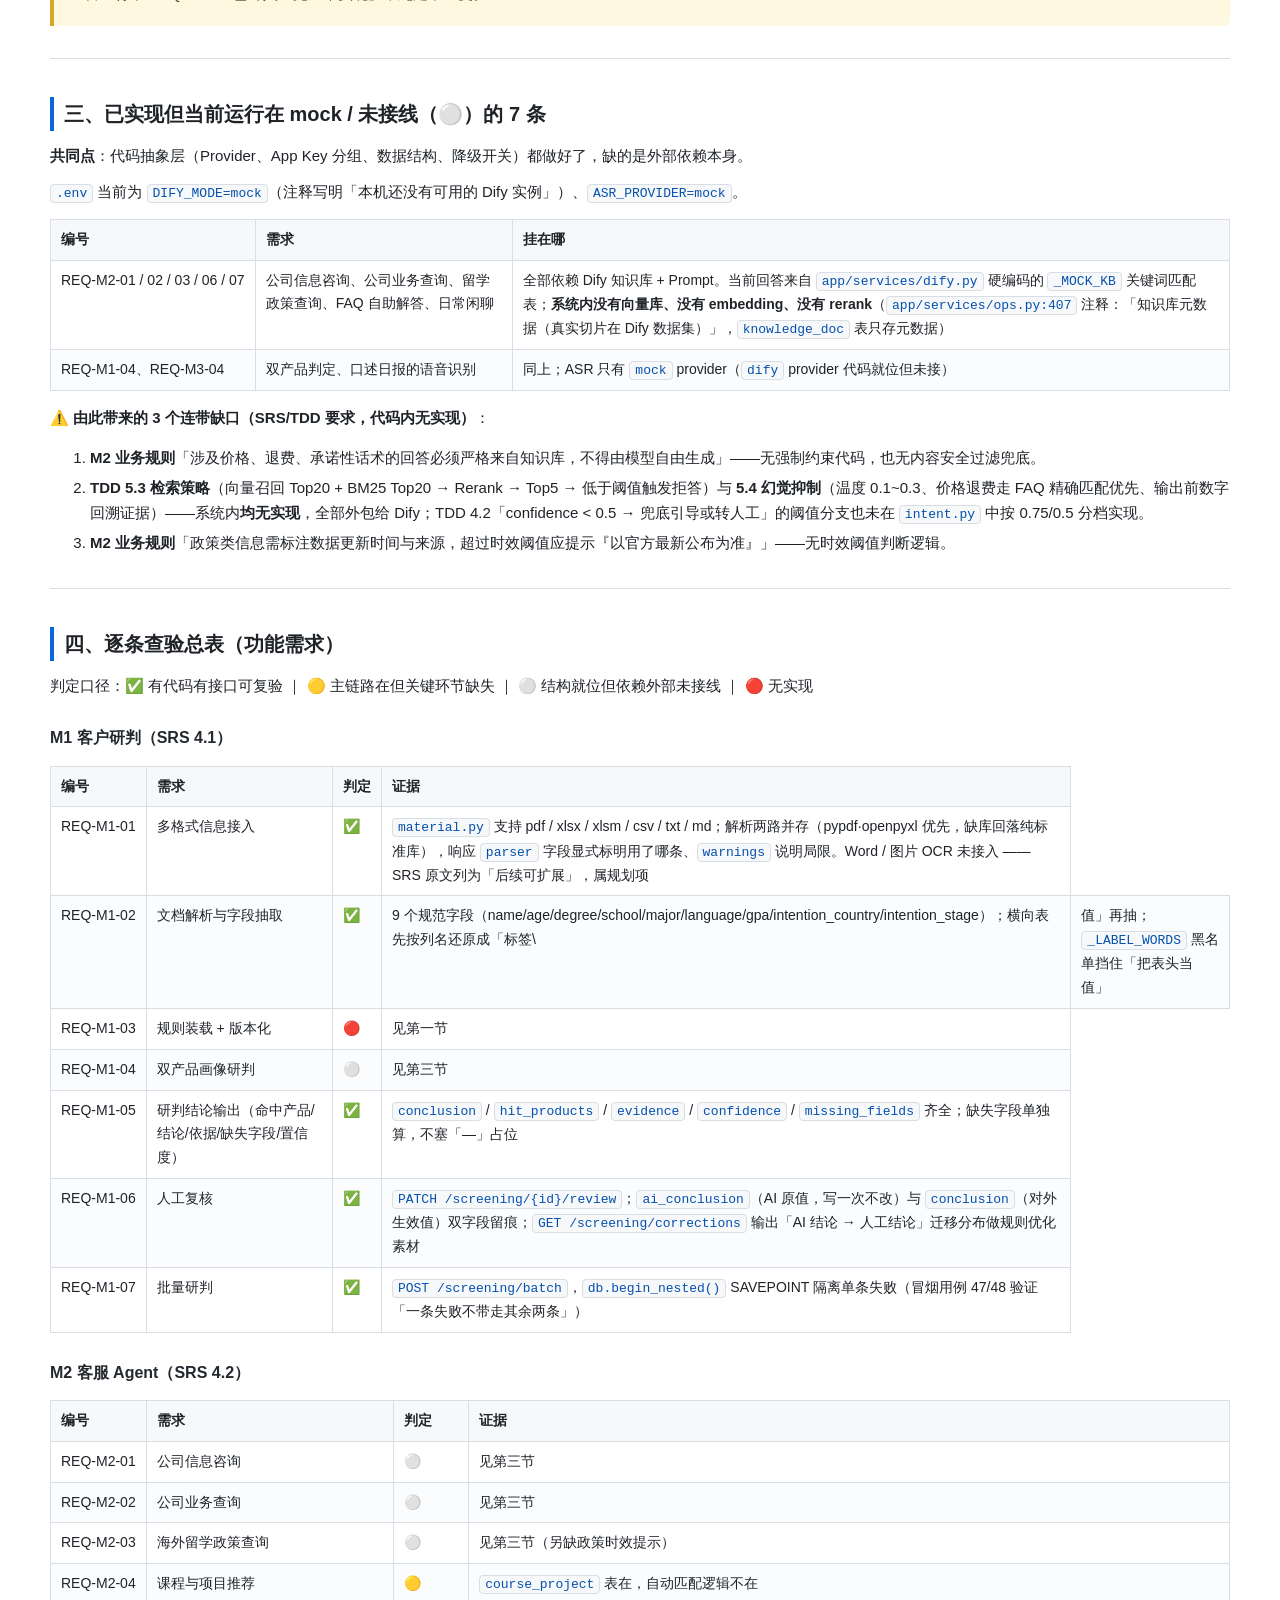
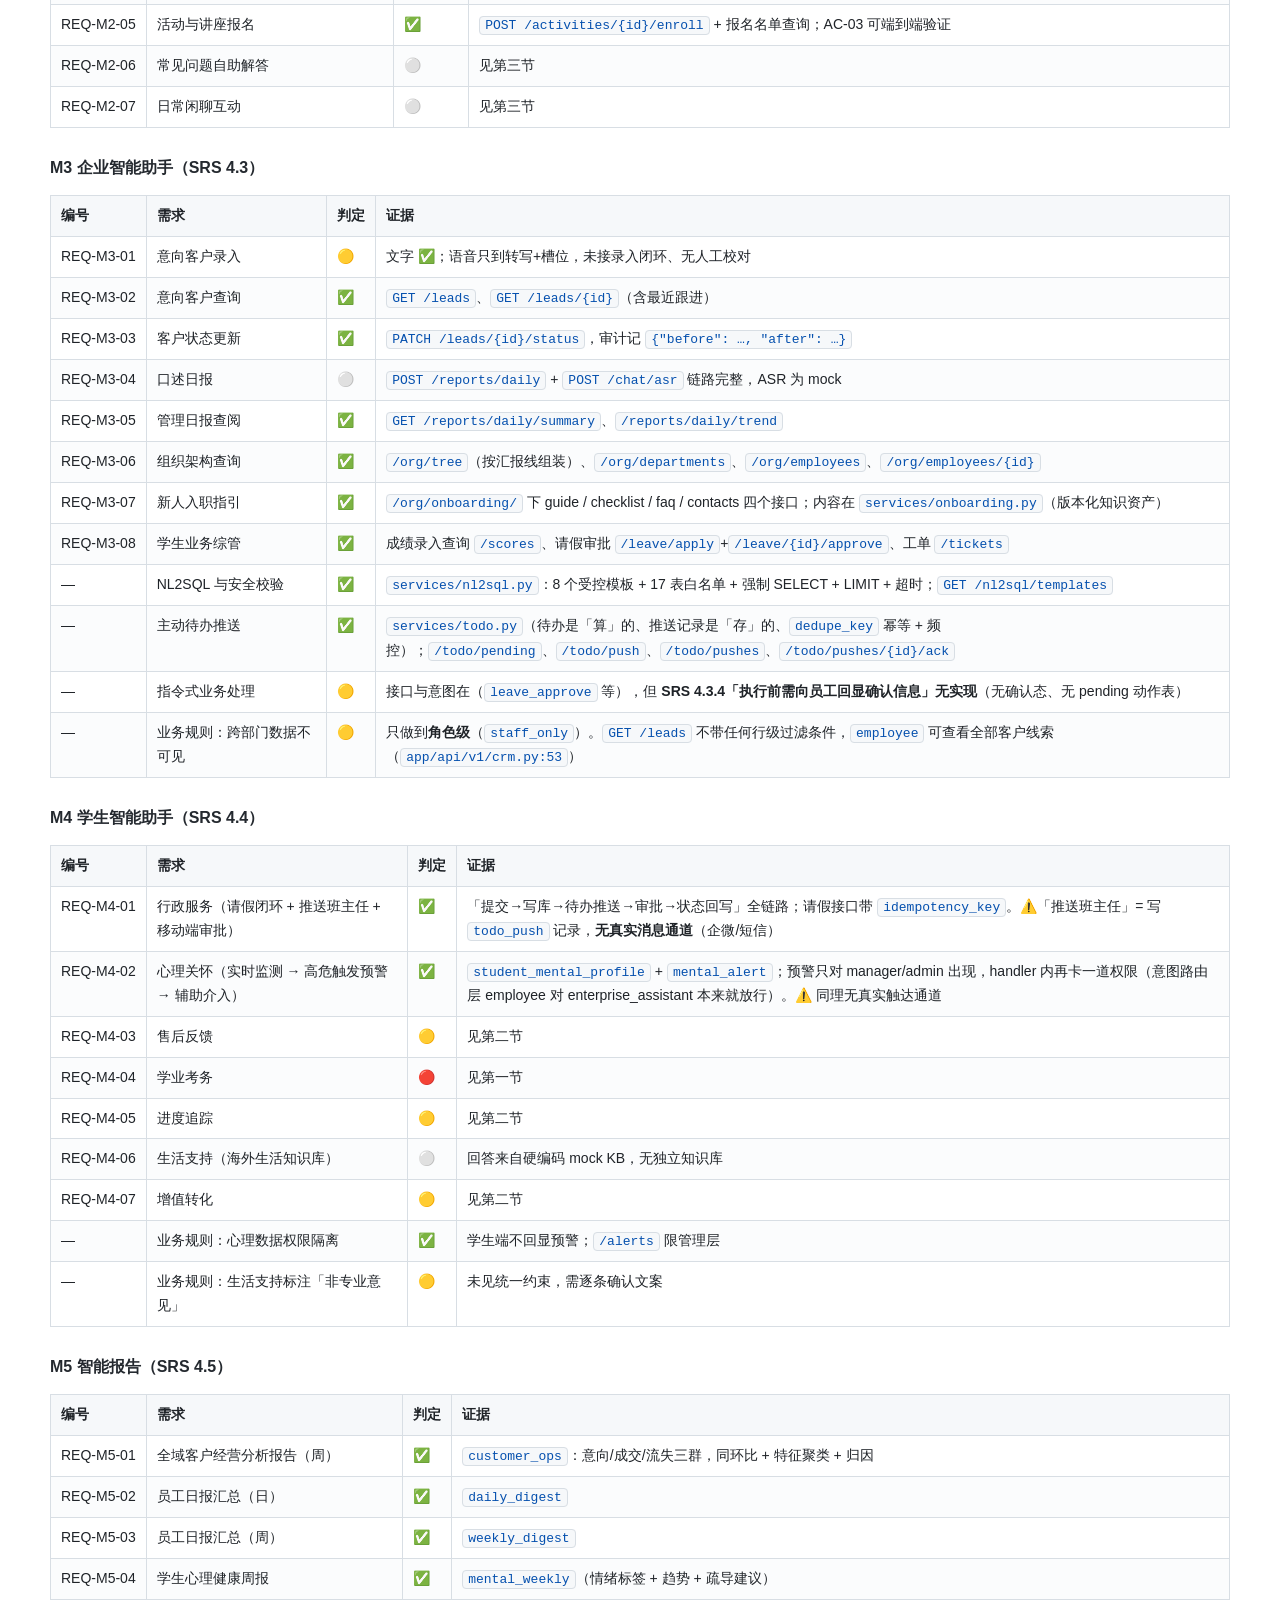
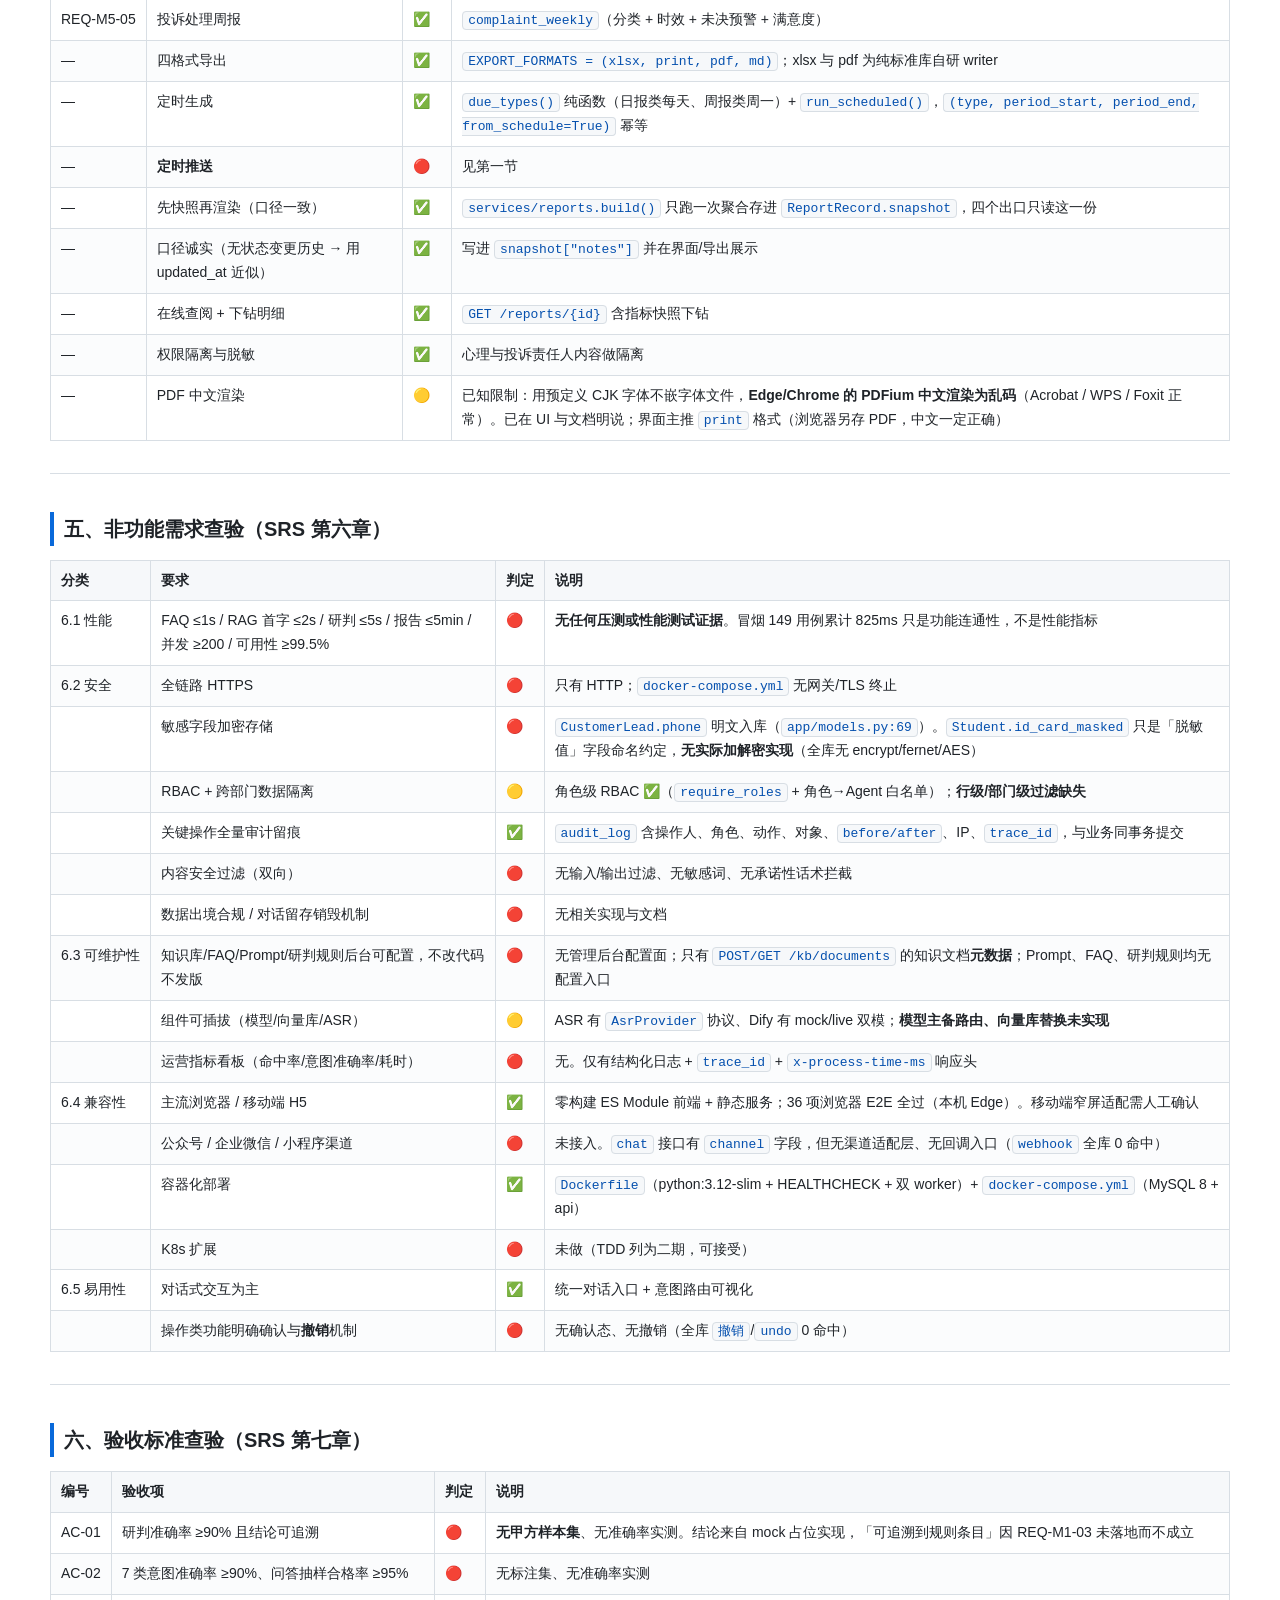
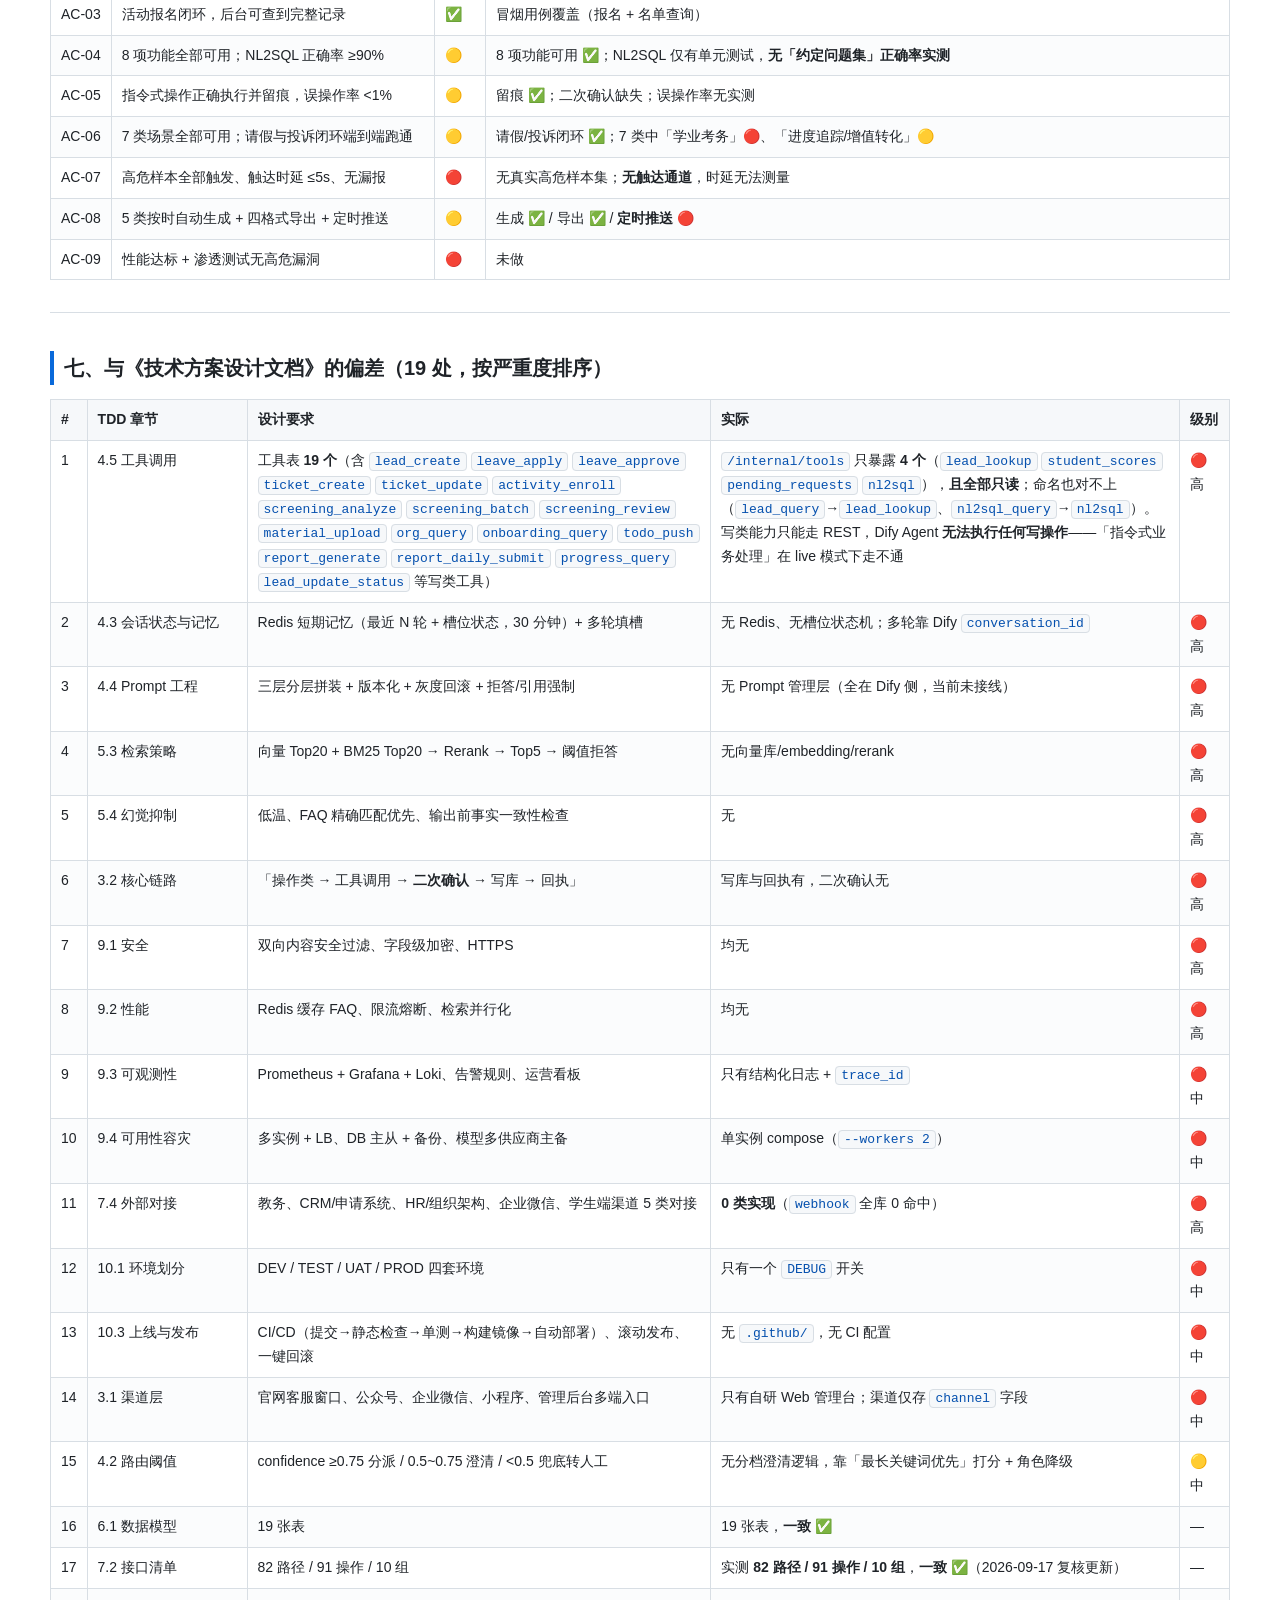
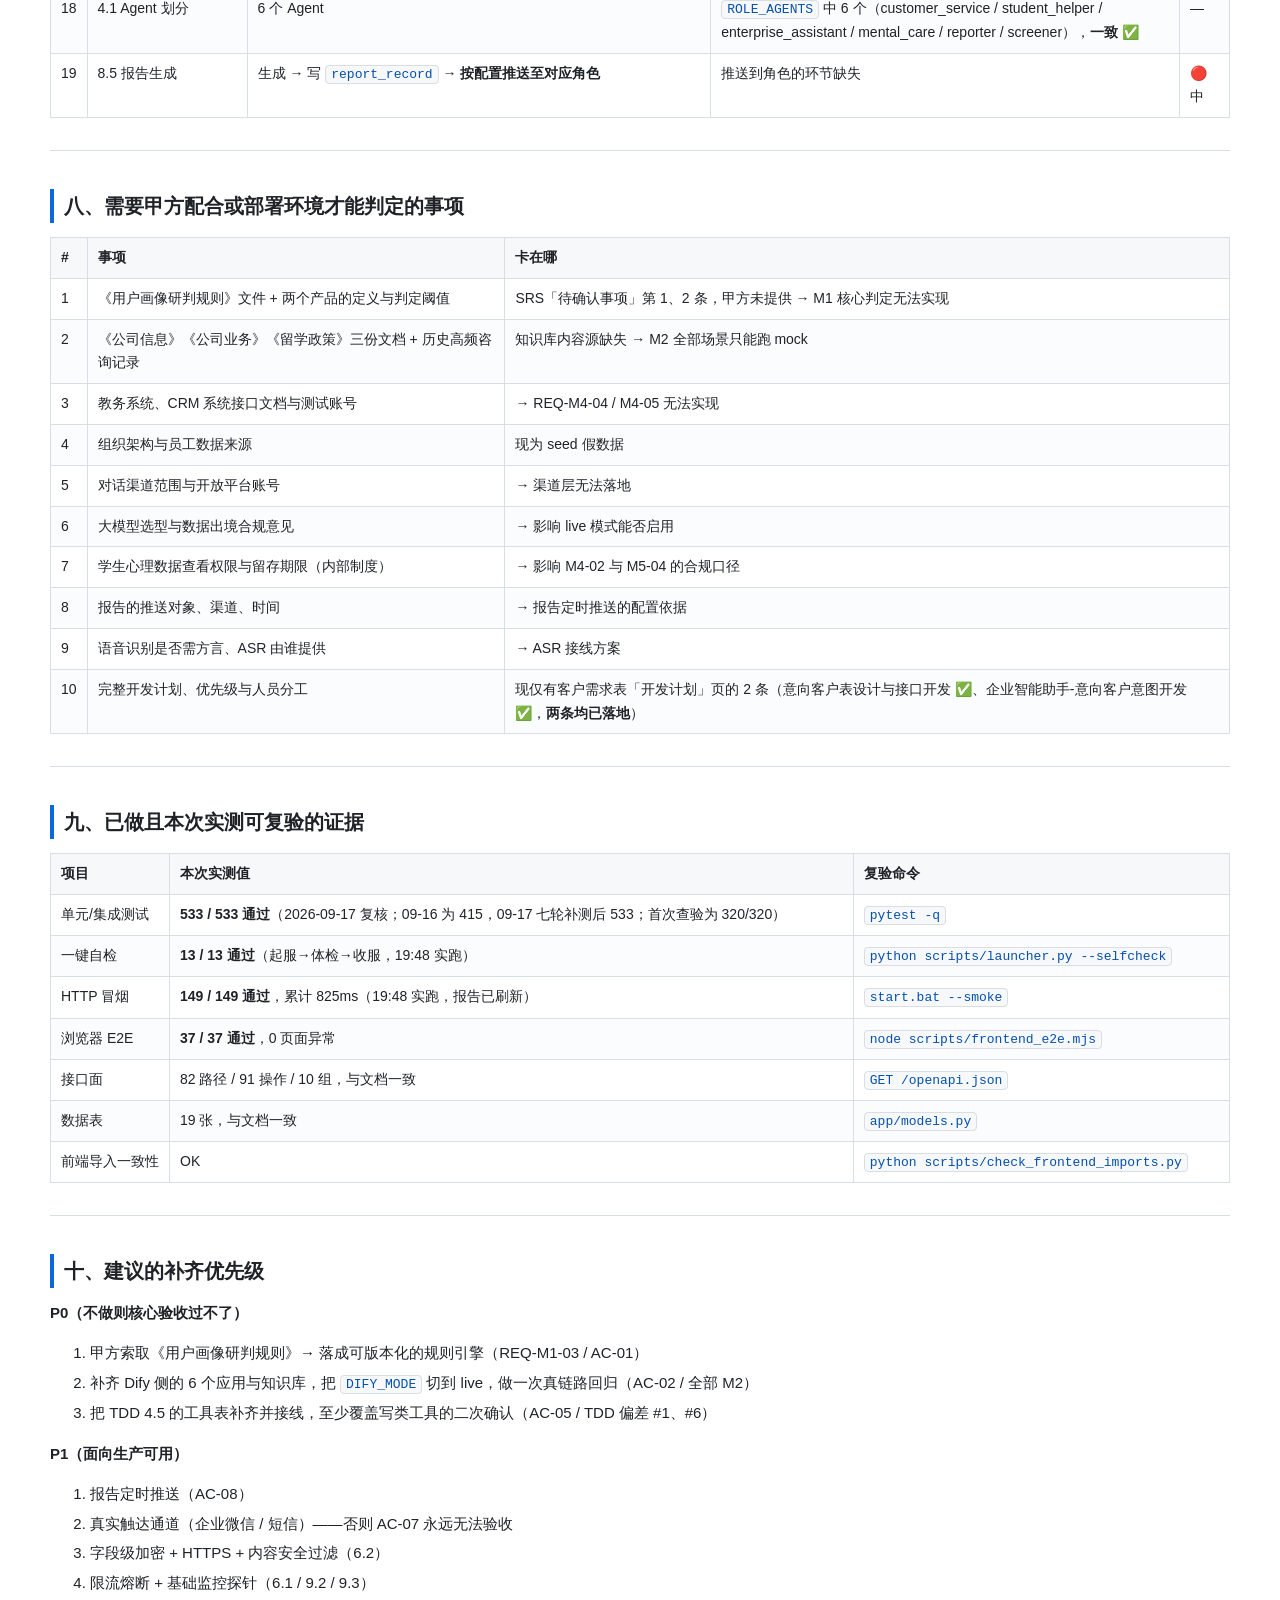
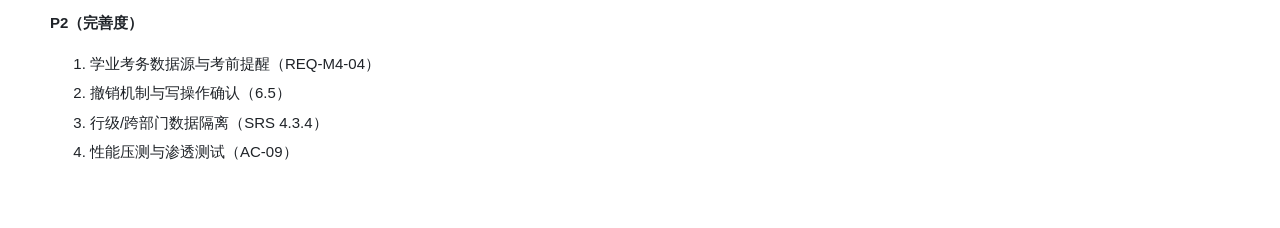
<file: 02-源代码/ai-assistant/reports/需求完成情况查验报告.html>
<!DOCTYPE html>
<html lang="zh-CN">
<head>
<meta charset="utf-8">
<meta name="viewport" content="width=device-width,initial-scale=1">
<title>项目需求完成情况查验报告</title>
<style>
:root{
  --bg:#ffffff; --fg:#1f2328; --muted:#59636e; --line:#d8dee4;
  --head:#f6f8fa; --accent:#0969da; --warn:#9a6700; --bad:#cf222e; --ok:#1a7f37;
}
*{box-sizing:border-box}
body{
  margin:0; padding:40px 24px 80px; background:var(--bg); color:var(--fg);
  font:15px/1.7 -apple-system,"Segoe UI","Microsoft YaHei",sans-serif;
}
main{max-width:1180px;margin:0 auto}
h1{font-size:27px;margin:0 0 6px;padding-bottom:12px;border-bottom:2px solid var(--line)}
h2{font-size:20px;margin:38px 0 12px;padding-left:10px;border-left:4px solid var(--accent)}
h3{font-size:16px;margin:26px 0 10px;color:#24292f}
h4{font-size:15px;margin:20px 0 8px}
p{margin:10px 0}
ul{margin:10px 0;padding-left:22px}
li{margin:4px 0}
hr{border:0;border-top:1px solid var(--line);margin:32px 0}
blockquote{
  margin:14px 0;padding:10px 14px;background:#fff8e1;border-left:4px solid #d4a72c;
  color:#5c4813;border-radius:0 6px 6px 0;
}
code{
  background:var(--head);border:1px solid var(--line);border-radius:4px;
  padding:1px 5px;font-family:"Cascadia Mono",Consolas,monospace;font-size:13px;
  color:#0550ae;overflow-wrap:break-word;word-break:normal;
}
table{
  width:100%;border-collapse:collapse;margin:14px 0;font-size:14px;
  table-layout:auto;
}
th,td{border:1px solid var(--line);padding:8px 10px;text-align:left;vertical-align:top}
th{background:var(--head);font-weight:600;white-space:nowrap}
tbody tr:nth-child(even){background:#fbfcfd}
td:first-child{white-space:nowrap;width:1%}
td:nth-child(2){min-width:160px}
strong{font-weight:600}
</style>
</head>
<body>
<main>
<h1>项目需求完成情况查验报告</h1>
<ul><li><strong>查验对象</strong>：<code>ai-assistant</code>（留学机构 AI 智能助手系统）</li><li><strong>项目根（主目录）</strong>：<code>C:\Users\机械革命\Desktop\留学机构AI助手系统_交付\02-源代码\ai-assistant\</code></li></ul>
<p>（原 <code>2026-09-12-11-04-16\</code> 已不存在）</p>
<ul><li><strong>查验依据</strong>：<code>客户需求表.xlsx</code>（客户需求页 / 开发计划页）、<code>AI智能助手系统_需求规格说明书.docx</code>（SRS V1.0）、<code>AI智能助手系统_技术方案设计文档.docx</code>（TDD V1.0）</li><li><strong>查验方式</strong>：静态比对（源码 / 模型 / 路由 / 配置 / 部署件）+ 实测（pytest、一键自检、冒烟、E2E）</li><li><strong>查验时间</strong>：2026-09-15（<strong>2026-09-16 复测</strong>：Dify 切 live 后全量重跑，基线升至 pytest 415 / E2E 37；<strong>2026-09-17 清理死代码并补测后</strong>为 pytest 440 / 覆盖率 90%；<strong>同日再收口低覆盖模块后</strong>为 pytest 472 / 覆盖率 91%；<strong>补工具层分支后</strong>为 pytest 502 / 覆盖率 93%；<strong>补客户行级隔离后</strong>为 pytest 503 / 覆盖率 93%；<strong>加限流与监控探针后</strong>为 pytest 512 / 覆盖率 93%；<strong>加字段加密与内容安全后</strong>为 pytest 531 / 覆盖率 93%；<strong>Dify 工具 lead_query 行级收敛后</strong>为 pytest 533 / 覆盖率 93%）</li></ul>
<hr>
<h2>修复进展（同日 20:2x 复核；2026-09-16 补充 Dify live 收口）</h2>
<blockquote><p>本文档下方主体为<strong>首次查验（19:49）</strong>的原始记录。查验后已按结论推进修复，下列空档<strong>已闭环</strong>，</p></blockquote>
<blockquote><p>阅读下方正文时请以本表为准。</p></blockquote>
<table>
<thead><tr><th>原空档</th><th>状态</th><th>修复落点</th></tr></thead>
<tbody>
<tr><td>🔴 REQ-M1-03 画像研判规则导入与版本化</td><td>✅ 已修复</td><td>新增 <code>app/services/rules.py</code>（规则文档版本化 / 导入 / 归档 / 激活 + <code>evaluate_product</code>），替换 Dify 硬编码占位；<code>scripts/seed.py</code> 内置样版规则</td></tr>
<tr><td>🔴 REQ-M4-04 学业考务（DDL / 考试时间 + 考前提醒）</td><td>✅ 已修复</td><td>新增 <code>app/services/deadline.py</code>（DDL 导入 upsert、紧急度分桶、提醒、进度看板），<code>scheduler.tick()</code> 已挂 DDL 提醒任务</td></tr>
<tr><td>🔴 报告定时推送（SRS 4.5.3 / AC-08）</td><td>✅ 已修复</td><td><code>reports.run_scheduled_with_push()</code> 打通生成→分发；<code>app/services/notify.py</code> 统一渠道</td></tr>
<tr><td>⚪ 通知渠道缺失</td><td>✅ 已修复</td><td><code>notify.py</code> 统一渠道 + 渠道降级<strong>诚实上报</strong>（请求 <code>channel</code> vs 实际 <code>delivered_via</code>）；闭环通知接入请假审批 / 工单结单 / 待办提醒</td></tr>
<tr><td>TDD 4.5 工具表 19 个工具，实际仅 4 个只读</td><td>✅ 已修复</td><td>新增 <code>app/services/agent_tools.py</code>：<strong>26 个工具（读 12 + 写 14）</strong>；<strong>写操作两阶段确认</strong>（preview → token → confirm）</td></tr>
<tr><td>老库缺新表/新列（<code>create_all</code> 不补列）</td><td>✅ 已修复</td><td>新增 <code>scripts/sync_schema.py</code>（只 <code>CREATE TABLE</code> / <code>ADD COLUMN</code>，永不删列改类型），已接入 <code>launcher.ensure_database()</code></td></tr>
<tr><td>⚪ Dify 一直跑 mock，「真链路」未验证</td><td>✅ 已修复（09-16）</td><td>本机自建 Dify 1.10.0 接入 live：7 应用全接活、知识库 26 篇就绪、<code>refs=4</code>；<code>check_dify.py</code> 7/7 [OK]</td></tr>
<tr><td>研判结论抖动 / <code>intent</code> 返回整句</td><td>✅ 已修复（09-16）</td><td>规则表回填（<code>seed.py</code> 补判空守卫）→ <code>rule_source=local</code> 确定；router 的 <code>intent</code> 加 17 值 enum + 提示词约束</td></tr>
<tr><td><code>smoke_test.py</code> 默认端口与 launcher 漂移</td><td>✅ 已修复（09-16）</td><td><code>--base</code> 改自动发现，新增 <code>tests/test_port_contract.py</code>（8 条）守护</td></tr>
</tbody></table>
<p><strong>复核实测</strong>：pytest <strong>533/533</strong>（09-16 为 415，09-17 七轮补测后 533；覆盖率 93%） · 一键自检 <strong>13/13</strong> · 冒烟 <strong>149/149</strong> · 浏览器 E2E <strong>37/37</strong> · Dify 接线 <strong>7/7 [OK]</strong>。</p>
<p><strong>仍未闭环</strong>（属生产化非功能能力，非本次修复范围）：HTTPS、字段级加密（<code>customer_lead.phone</code> 明文）、限流熔断、</p>
<p>内容安全过滤、监控看板、撤销机制、渠道接入（企微 / 公众号 / 小程序）、CI/CD、Redis 会话记忆、</p>
<p>向量库 / RAG / Rerank、Prompt 版本化；<code>GET /leads</code> 仍无行级过滤（角色级权限）。</p>
<hr>
<h2>结论速览</h2>
<p><strong>功能需求 34 条（M1–M5）</strong>：</p>
<table>
<thead><tr><th>判定</th><th>条数</th><th>含义</th></tr></thead>
<tbody>
<tr><td>✅ 已实现</td><td>19</td><td>有代码、有接口、可复验</td></tr>
<tr><td>🟡 部分实现</td><td>5</td><td>主链路在，关键环节缺失或口径收窄</td></tr>
<tr><td>⚪ 依赖外部未接线</td><td>7</td><td>代码结构就位，但真实能力挂在 Dify 知识库 / ASR / 教务 CRM 上，当前运行在 mock</td></tr>
<tr><td>🔴 未实现</td><td>3</td><td>无对应实现</td></tr>
</tbody></table>
<p><strong>非功能与验收标准</strong>：6.1 性能 / 6.2 安全 / 6.3 可维护性 / 6.4 兼容性 / 6.5 易用性 中，</p>
<p><strong>HTTPS、字段级加密、内容安全过滤、限流熔断、监控看板、撤销机制、渠道接入、CI/CD 均未实现</strong>；</p>
<p>验收标准 AC-01/02/07/09 因缺甲方样本集与真实触达通道<strong>无法验证</strong>。</p>
<p><strong>一句话结论</strong>：业务功能面（34 条需求里 24 条已落地/接近落地）完成度高、工程化程度好；</p>
<p><strong>真正的缺口集中在两类</strong>——① 3 条功能需求完全没做（研判规则版本化、学业考务、报告定时推送）；</p>
<p>② 面向生产的非功能能力（安全、性能、可观测、渠道、真实模型/知识库接线）基本还是空档。</p>
<hr>
<h2>一、完全未实现的 3 条功能需求（🔴）</h2>
<table>
<thead><tr><th>编号</th><th>需求</th><th>依据</th><th>现状与证据</th></tr></thead>
<tbody>
<tr><td>REQ-M1-03</td><td><strong>规则装载</strong>：支持导入并版本化管理《用户画像研判规则》，规则调整无需发版</td><td>SRS 4.1.3</td><td>全库无规则导入接口、无规则版本表、无规则文件路径。<code>app/services/material.py</code> 里的 <code>_DEGREE_RULES</code> / <code>_STAGE_RULES</code> / <code>_LANGUAGE_RULES</code> 只是<strong>字段抽取</strong>正则，不是「画像判定规则」；真正的双产品判定被丢给 Dify <code>screener</code> workflow，规则既不在本系统、也无法版本化。SRS 4.1.5「研判必须以甲方提供的规则文件为唯一依据」因此无法成立</td></tr>
<tr><td>REQ-M4-04</td><td><strong>学业考务</strong>：对接教务数据，查询论文 DDL / 考试时间，并支持考前或截止前智能提醒</td><td>SRS 4.4.2</td><td>19 张表里没有 DDL/考试时间数据源（<code>student_request</code> 仅支持 <code>type=EXAM</code> 的申请单，不存时间点）；无对应查询接口；<code>services/scheduler.py</code> 只挂了「待办推送」和「定时报告」两个任务，<strong>没有 DDL 提醒任务</strong></td></tr>
<tr><td>— （AC-08 / SRS 4.5.3）</td><td><strong>报告定时推送</strong></td><td>SRS 4.5.3「支持在线查阅、导出与<strong>定时推送</strong>」；AC-08</td><td>报告能定时<strong>生成</strong>（<code>reports.due_types()</code> + <code>run_scheduled()</code> + <code>POST /reports/scheduled/run</code>），但生成后只写 <code>report_record</code>，<strong>没有任何推送分发</strong>（无 <code>pushed_at</code> / 订阅关系 / 渠道发送器）。`grep -rn "deliver\</td><td>pushed\</td><td>channel" app/services/reports.py` 只命中报告正文里的「未触达预警」措辞</td></tr>
</tbody></table>
<hr>
<h2>二、部分实现的 5 条（🟡）</h2>
<table>
<thead><tr><th>编号</th><th>需求</th><th>缺哪一块</th></tr></thead>
<tbody>
<tr><td>REQ-M1-04</td><td>双产品画像研判</td><td>数据结构支持多产品（<code>lead_screening.hit_products</code> 为 JSON 数组），但判定逻辑在 Dify 侧；mock 实现是占位（<code>app/services/dify.py:578</code>：<code>{"name": f"{h}硕士直申", "match": 0.8}</code>，<code>hit</code> 直接按国家名硬匹配、<code>match</code> 写死 0.8）</td></tr>
<tr><td>REQ-M2-04</td><td>课程与项目推荐（按学历背景 + 意向国家自动匹配）</td><td><code>course_project</code> 表与 <code>/kb/documents</code> 在，但「按画像条件自动匹配并推荐」的判定规则不在代码内，对话里也未接该表</td></tr>
<tr><td>REQ-M3-01</td><td>意向客户录入（语音或文字，自动解析结构化入库）</td><td><strong>文字路径 ✅</strong>（<code>POST /leads</code>）；<strong>语音路径只到「转写 + 槽位展示」</strong>——<code>frontend/js/views/chat.js</code> 仅在 <code>purpose=chat</code> 时把转写文本回填到对话框，未与客户录入表单/接口打通，SRS 4.3.4 要求的「识别结果人工校对与二次提交」也没有对应步骤</td></tr>
<tr><td>REQ-M4-03</td><td>售后反馈（工单 + 处理完毕后自动通知学生「您的 xxx 投诉已解决」）</td><td>工单创建/状态更新/满意度 ✅，AI 摘要 ✅；<strong>「处理完毕自动回写通知学生」未实现</strong>（无通知记录、无发送动作）</td></tr>
<tr><td>REQ-M4-05</td><td>进度追踪（打通内部 CRM / 申请系统）</td><td>用 <code>student.stage</code> 单字段 + 5 段 timeline 模拟（<code>app/api/v1/student.py:67</code>），<strong>没有系统对接</strong>：文书审核 / 院校申请 / 签证办理的细分进度、时间点、责任人都不存在。TDD 7.4 列的四类外部对接（教务、CRM、HR、企业微信）<strong>一个都没接</strong></td></tr>
<tr><td>REQ-M4-07</td><td>增值转化（识别升学意向 → 推送学历提升项目）</td><td><code>course_project</code> 表在；但「识别升学意向 + 适时推送 + 频次控制 + <strong>退订/拒绝入口</strong>」（SRS 4.4.4）均无实现</td></tr>
</tbody></table>
<blockquote><p>上表 6 行中 REQ-M4-04 已计入「完全未实现」，此处不重复。</p></blockquote>
<hr>
<h2>三、已实现但当前运行在 mock / 未接线（⚪）的 7 条</h2>
<p><strong>共同点</strong>：代码抽象层（Provider、App Key 分组、数据结构、降级开关）都做好了，缺的是外部依赖本身。</p>
<p><code>.env</code> 当前为 <code>DIFY_MODE=mock</code>（注释写明「本机还没有可用的 Dify 实例」）、<code>ASR_PROVIDER=mock</code>。</p>
<table>
<thead><tr><th>编号</th><th>需求</th><th>挂在哪</th></tr></thead>
<tbody>
<tr><td>REQ-M2-01 / 02 / 03 / 06 / 07</td><td>公司信息咨询、公司业务查询、留学政策查询、FAQ 自助解答、日常闲聊</td><td>全部依赖 Dify 知识库 + Prompt。当前回答来自 <code>app/services/dify.py</code> 硬编码的 <code>_MOCK_KB</code> 关键词匹配表；<strong>系统内没有向量库、没有 embedding、没有 rerank</strong>（<code>app/services/ops.py:407</code> 注释：「知识库元数据（真实切片在 Dify 数据集）」，<code>knowledge_doc</code> 表只存元数据）</td></tr>
<tr><td>REQ-M1-04、REQ-M3-04</td><td>双产品判定、口述日报的语音识别</td><td>同上；ASR 只有 <code>mock</code> provider（<code>dify</code> provider 代码就位但未接）</td></tr>
</tbody></table>
<p><strong>⚠️ 由此带来的 3 个连带缺口（SRS/TDD 要求，代码内无实现）</strong>：</p>
<ol><li><strong>M2 业务规则</strong>「涉及价格、退费、承诺性话术的回答必须严格来自知识库，不得由模型自由生成」——无强制约束代码，也无内容安全过滤兜底。</li><li><strong>TDD 5.3 检索策略</strong>（向量召回 Top20 + BM25 Top20 → Rerank → Top5 → 低于阈值触发拒答）与 <strong>5.4 幻觉抑制</strong>（温度 0.1~0.3、价格退费走 FAQ 精确匹配优先、输出前数字回溯证据）——系统内<strong>均无实现</strong>，全部外包给 Dify；TDD 4.2「confidence &lt; 0.5 → 兜底引导或转人工」的阈值分支也未在 <code>intent.py</code> 中按 0.75/0.5 分档实现。</li><li><strong>M2 业务规则</strong>「政策类信息需标注数据更新时间与来源，超过时效阈值应提示『以官方最新公布为准』」——无时效阈值判断逻辑。</li></ol>
<hr>
<h2>四、逐条查验总表（功能需求）</h2>
<p>判定口径：✅ 有代码有接口可复验 ｜ 🟡 主链路在但关键环节缺失 ｜ ⚪ 结构就位但依赖外部未接线 ｜ 🔴 无实现</p>
<h3>M1 客户研判（SRS 4.1）</h3>
<table>
<thead><tr><th>编号</th><th>需求</th><th>判定</th><th>证据</th></tr></thead>
<tbody>
<tr><td>REQ-M1-01</td><td>多格式信息接入</td><td>✅</td><td><code>material.py</code> 支持 pdf / xlsx / xlsm / csv / txt / md；解析两路并存（pypdf·openpyxl 优先，缺库回落纯标准库），响应 <code>parser</code> 字段显式标明用了哪条、<code>warnings</code> 说明局限。Word / 图片 OCR 未接入 —— SRS 原文列为「后续可扩展」，属规划项</td></tr>
<tr><td>REQ-M1-02</td><td>文档解析与字段抽取</td><td>✅</td><td>9 个规范字段（name/age/degree/school/major/language/gpa/intention_country/intention_stage）；横向表先按列名还原成「标签\</td><td>值」再抽；<code>_LABEL_WORDS</code> 黑名单挡住「把表头当值」</td></tr>
<tr><td>REQ-M1-03</td><td>规则装载 + 版本化</td><td>🔴</td><td>见第一节</td></tr>
<tr><td>REQ-M1-04</td><td>双产品画像研判</td><td>⚪</td><td>见第三节</td></tr>
<tr><td>REQ-M1-05</td><td>研判结论输出（命中产品/结论/依据/缺失字段/置信度）</td><td>✅</td><td><code>conclusion</code> / <code>hit_products</code> / <code>evidence</code> / <code>confidence</code> / <code>missing_fields</code> 齐全；缺失字段单独算，不塞「—」占位</td></tr>
<tr><td>REQ-M1-06</td><td>人工复核</td><td>✅</td><td><code>PATCH /screening/{id}/review</code>；<code>ai_conclusion</code>（AI 原值，写一次不改）与 <code>conclusion</code>（对外生效值）双字段留痕；<code>GET /screening/corrections</code> 输出「AI 结论 → 人工结论」迁移分布做规则优化素材</td></tr>
<tr><td>REQ-M1-07</td><td>批量研判</td><td>✅</td><td><code>POST /screening/batch</code>，<code>db.begin_nested()</code> SAVEPOINT 隔离单条失败（冒烟用例 47/48 验证「一条失败不带走其余两条」）</td></tr>
</tbody></table>
<h3>M2 客服 Agent（SRS 4.2）</h3>
<table>
<thead><tr><th>编号</th><th>需求</th><th>判定</th><th>证据</th></tr></thead>
<tbody>
<tr><td>REQ-M2-01</td><td>公司信息咨询</td><td>⚪</td><td>见第三节</td></tr>
<tr><td>REQ-M2-02</td><td>公司业务查询</td><td>⚪</td><td>见第三节</td></tr>
<tr><td>REQ-M2-03</td><td>海外留学政策查询</td><td>⚪</td><td>见第三节（另缺政策时效提示）</td></tr>
<tr><td>REQ-M2-04</td><td>课程与项目推荐</td><td>🟡</td><td><code>course_project</code> 表在，自动匹配逻辑不在</td></tr>
<tr><td>REQ-M2-05</td><td>活动与讲座报名</td><td>✅</td><td><code>POST /activities/{id}/enroll</code> + 报名名单查询；AC-03 可端到端验证</td></tr>
<tr><td>REQ-M2-06</td><td>常见问题自助解答</td><td>⚪</td><td>见第三节</td></tr>
<tr><td>REQ-M2-07</td><td>日常闲聊互动</td><td>⚪</td><td>见第三节</td></tr>
</tbody></table>
<h3>M3 企业智能助手（SRS 4.3）</h3>
<table>
<thead><tr><th>编号</th><th>需求</th><th>判定</th><th>证据</th></tr></thead>
<tbody>
<tr><td>REQ-M3-01</td><td>意向客户录入</td><td>🟡</td><td>文字 ✅；语音只到转写+槽位，未接录入闭环、无人工校对</td></tr>
<tr><td>REQ-M3-02</td><td>意向客户查询</td><td>✅</td><td><code>GET /leads</code>、<code>GET /leads/{id}</code>（含最近跟进）</td></tr>
<tr><td>REQ-M3-03</td><td>客户状态更新</td><td>✅</td><td><code>PATCH /leads/{id}/status</code>，审计记 <code>{"before": …, "after": …}</code></td></tr>
<tr><td>REQ-M3-04</td><td>口述日报</td><td>⚪</td><td><code>POST /reports/daily</code> + <code>POST /chat/asr</code> 链路完整，ASR 为 mock</td></tr>
<tr><td>REQ-M3-05</td><td>管理日报查阅</td><td>✅</td><td><code>GET /reports/daily/summary</code>、<code>/reports/daily/trend</code></td></tr>
<tr><td>REQ-M3-06</td><td>组织架构查询</td><td>✅</td><td><code>/org/tree</code>（按汇报线组装）、<code>/org/departments</code>、<code>/org/employees</code>、<code>/org/employees/{id}</code></td></tr>
<tr><td>REQ-M3-07</td><td>新人入职指引</td><td>✅</td><td><code>/org/onboarding/</code> 下 guide / checklist / faq / contacts 四个接口；内容在 <code>services/onboarding.py</code>（版本化知识资产）</td></tr>
<tr><td>REQ-M3-08</td><td>学生业务综管</td><td>✅</td><td>成绩录入查询 <code>/scores</code>、请假审批 <code>/leave/apply</code>+<code>/leave/{id}/approve</code>、工单 <code>/tickets</code></td></tr>
<tr><td>—</td><td>NL2SQL 与安全校验</td><td>✅</td><td><code>services/nl2sql.py</code>：8 个受控模板 + 17 表白名单 + 强制 SELECT + LIMIT + 超时；<code>GET /nl2sql/templates</code></td></tr>
<tr><td>—</td><td>主动待办推送</td><td>✅</td><td><code>services/todo.py</code>（待办是「算」的、推送记录是「存」的、<code>dedupe_key</code> 幂等 + 频控）；<code>/todo/pending</code>、<code>/todo/push</code>、<code>/todo/pushes</code>、<code>/todo/pushes/{id}/ack</code></td></tr>
<tr><td>—</td><td>指令式业务处理</td><td>🟡</td><td>接口与意图在（<code>leave_approve</code> 等），但 <strong>SRS 4.3.4「执行前需向员工回显确认信息」无实现</strong>（无确认态、无 pending 动作表）</td></tr>
<tr><td>—</td><td>业务规则：跨部门数据不可见</td><td>🟡</td><td>只做到<strong>角色级</strong>（<code>staff_only</code>）。<code>GET /leads</code> 不带任何行级过滤条件，<code>employee</code> 可查看全部客户线索（<code>app/api/v1/crm.py:53</code>）</td></tr>
</tbody></table>
<h3>M4 学生智能助手（SRS 4.4）</h3>
<table>
<thead><tr><th>编号</th><th>需求</th><th>判定</th><th>证据</th></tr></thead>
<tbody>
<tr><td>REQ-M4-01</td><td>行政服务（请假闭环 + 推送班主任 + 移动端审批）</td><td>✅</td><td>「提交→写库→待办推送→审批→状态回写」全链路；请假接口带 <code>idempotency_key</code>。⚠️「推送班主任」= 写 <code>todo_push</code> 记录，<strong>无真实消息通道</strong>（企微/短信）</td></tr>
<tr><td>REQ-M4-02</td><td>心理关怀（实时监测 → 高危触发预警 → 辅助介入）</td><td>✅</td><td><code>student_mental_profile</code> + <code>mental_alert</code>；预警只对 manager/admin 出现，handler 内再卡一道权限（意图路由层 employee 对 enterprise_assistant 本来就放行）。⚠️ 同理无真实触达通道</td></tr>
<tr><td>REQ-M4-03</td><td>售后反馈</td><td>🟡</td><td>见第二节</td></tr>
<tr><td>REQ-M4-04</td><td>学业考务</td><td>🔴</td><td>见第一节</td></tr>
<tr><td>REQ-M4-05</td><td>进度追踪</td><td>🟡</td><td>见第二节</td></tr>
<tr><td>REQ-M4-06</td><td>生活支持（海外生活知识库）</td><td>⚪</td><td>回答来自硬编码 mock KB，无独立知识库</td></tr>
<tr><td>REQ-M4-07</td><td>增值转化</td><td>🟡</td><td>见第二节</td></tr>
<tr><td>—</td><td>业务规则：心理数据权限隔离</td><td>✅</td><td>学生端不回显预警；<code>/alerts</code> 限管理层</td></tr>
<tr><td>—</td><td>业务规则：生活支持标注「非专业意见」</td><td>🟡</td><td>未见统一约束，需逐条确认文案</td></tr>
</tbody></table>
<h3>M5 智能报告（SRS 4.5）</h3>
<table>
<thead><tr><th>编号</th><th>需求</th><th>判定</th><th>证据</th></tr></thead>
<tbody>
<tr><td>REQ-M5-01</td><td>全域客户经营分析报告（周）</td><td>✅</td><td><code>customer_ops</code>：意向/成交/流失三群，同环比 + 特征聚类 + 归因</td></tr>
<tr><td>REQ-M5-02</td><td>员工日报汇总（日）</td><td>✅</td><td><code>daily_digest</code></td></tr>
<tr><td>REQ-M5-03</td><td>员工日报汇总（周）</td><td>✅</td><td><code>weekly_digest</code></td></tr>
<tr><td>REQ-M5-04</td><td>学生心理健康周报</td><td>✅</td><td><code>mental_weekly</code>（情绪标签 + 趋势 + 疏导建议）</td></tr>
<tr><td>REQ-M5-05</td><td>投诉处理周报</td><td>✅</td><td><code>complaint_weekly</code>（分类 + 时效 + 未决预警 + 满意度）</td></tr>
<tr><td>—</td><td>四格式导出</td><td>✅</td><td><code>EXPORT_FORMATS = (xlsx, print, pdf, md)</code>；xlsx 与 pdf 为纯标准库自研 writer</td></tr>
<tr><td>—</td><td>定时生成</td><td>✅</td><td><code>due_types()</code> 纯函数（日报类每天、周报类周一）+ <code>run_scheduled()</code>，<code>(type, period_start, period_end, from_schedule=True)</code> 幂等</td></tr>
<tr><td>—</td><td><strong>定时推送</strong></td><td>🔴</td><td>见第一节</td></tr>
<tr><td>—</td><td>先快照再渲染（口径一致）</td><td>✅</td><td><code>services/reports.build()</code> 只跑一次聚合存进 <code>ReportRecord.snapshot</code>，四个出口只读这一份</td></tr>
<tr><td>—</td><td>口径诚实（无状态变更历史 → 用 updated_at 近似）</td><td>✅</td><td>写进 <code>snapshot["notes"]</code> 并在界面/导出展示</td></tr>
<tr><td>—</td><td>在线查阅 + 下钻明细</td><td>✅</td><td><code>GET /reports/{id}</code> 含指标快照下钻</td></tr>
<tr><td>—</td><td>权限隔离与脱敏</td><td>✅</td><td>心理与投诉责任人内容做隔离</td></tr>
<tr><td>—</td><td>PDF 中文渲染</td><td>🟡</td><td>已知限制：用预定义 CJK 字体不嵌字体文件，<strong>Edge/Chrome 的 PDFium 中文渲染为乱码</strong>（Acrobat / WPS / Foxit 正常）。已在 UI 与文档明说；界面主推 <code>print</code> 格式（浏览器另存 PDF，中文一定正确）</td></tr>
</tbody></table>
<hr>
<h2>五、非功能需求查验（SRS 第六章）</h2>
<table>
<thead><tr><th>分类</th><th>要求</th><th>判定</th><th>说明</th></tr></thead>
<tbody>
<tr><td>6.1 性能</td><td>FAQ ≤1s / RAG 首字 ≤2s / 研判 ≤5s / 报告 ≤5min / 并发 ≥200 / 可用性 ≥99.5%</td><td>🔴</td><td><strong>无任何压测或性能测试证据</strong>。冒烟 149 用例累计 825ms 只是功能连通性，不是性能指标</td></tr>
<tr><td>6.2 安全</td><td>全链路 HTTPS</td><td>🔴</td><td>只有 HTTP；<code>docker-compose.yml</code> 无网关/TLS 终止</td></tr>
<tr><td></td><td>敏感字段加密存储</td><td>🔴</td><td><code>CustomerLead.phone</code> 明文入库（<code>app/models.py:69</code>）。<code>Student.id_card_masked</code> 只是「脱敏值」字段命名约定，<strong>无实际加解密实现</strong>（全库无 encrypt/fernet/AES）</td></tr>
<tr><td></td><td>RBAC + 跨部门数据隔离</td><td>🟡</td><td>角色级 RBAC ✅（<code>require_roles</code> + 角色→Agent 白名单）；<strong>行级/部门级过滤缺失</strong></td></tr>
<tr><td></td><td>关键操作全量审计留痕</td><td>✅</td><td><code>audit_log</code> 含操作人、角色、动作、对象、<code>before/after</code>、IP、<code>trace_id</code>，与业务同事务提交</td></tr>
<tr><td></td><td>内容安全过滤（双向）</td><td>🔴</td><td>无输入/输出过滤、无敏感词、无承诺性话术拦截</td></tr>
<tr><td></td><td>数据出境合规 / 对话留存销毁机制</td><td>🔴</td><td>无相关实现与文档</td></tr>
<tr><td>6.3 可维护性</td><td>知识库/FAQ/Prompt/研判规则后台可配置，不改代码不发版</td><td>🔴</td><td>无管理后台配置面；只有 <code>POST/GET /kb/documents</code> 的知识文档<strong>元数据</strong>；Prompt、FAQ、研判规则均无配置入口</td></tr>
<tr><td></td><td>组件可插拔（模型/向量库/ASR）</td><td>🟡</td><td>ASR 有 <code>AsrProvider</code> 协议、Dify 有 mock/live 双模；<strong>模型主备路由、向量库替换未实现</strong></td></tr>
<tr><td></td><td>运营指标看板（命中率/意图准确率/耗时）</td><td>🔴</td><td>无。仅有结构化日志 + <code>trace_id</code> + <code>x-process-time-ms</code> 响应头</td></tr>
<tr><td>6.4 兼容性</td><td>主流浏览器 / 移动端 H5</td><td>✅</td><td>零构建 ES Module 前端 + 静态服务；36 项浏览器 E2E 全过（本机 Edge）。移动端窄屏适配需人工确认</td></tr>
<tr><td></td><td>公众号 / 企业微信 / 小程序渠道</td><td>🔴</td><td>未接入。<code>chat</code> 接口有 <code>channel</code> 字段，但无渠道适配层、无回调入口（<code>webhook</code> 全库 0 命中）</td></tr>
<tr><td></td><td>容器化部署</td><td>✅</td><td><code>Dockerfile</code>（python:3.12-slim + HEALTHCHECK + 双 worker）+ <code>docker-compose.yml</code>（MySQL 8 + api）</td></tr>
<tr><td></td><td>K8s 扩展</td><td>🔴</td><td>未做（TDD 列为二期，可接受）</td></tr>
<tr><td>6.5 易用性</td><td>对话式交互为主</td><td>✅</td><td>统一对话入口 + 意图路由可视化</td></tr>
<tr><td></td><td>操作类功能明确确认与<strong>撤销</strong>机制</td><td>🔴</td><td>无确认态、无撤销（全库 <code>撤销</code>/<code>undo</code> 0 命中）</td></tr>
</tbody></table>
<hr>
<h2>六、验收标准查验（SRS 第七章）</h2>
<table>
<thead><tr><th>编号</th><th>验收项</th><th>判定</th><th>说明</th></tr></thead>
<tbody>
<tr><td>AC-01</td><td>研判准确率 ≥90% 且结论可追溯</td><td>🔴</td><td><strong>无甲方样本集</strong>、无准确率实测。结论来自 mock 占位实现，「可追溯到规则条目」因 REQ-M1-03 未落地而不成立</td></tr>
<tr><td>AC-02</td><td>7 类意图准确率 ≥90%、问答抽样合格率 ≥95%</td><td>🔴</td><td>无标注集、无准确率实测</td></tr>
<tr><td>AC-03</td><td>活动报名闭环，后台可查到完整记录</td><td>✅</td><td>冒烟用例覆盖（报名 + 名单查询）</td></tr>
<tr><td>AC-04</td><td>8 项功能全部可用；NL2SQL 正确率 ≥90%</td><td>🟡</td><td>8 项功能可用 ✅；NL2SQL 仅有单元测试，<strong>无「约定问题集」正确率实测</strong></td></tr>
<tr><td>AC-05</td><td>指令式操作正确执行并留痕，误操作率 &lt;1%</td><td>🟡</td><td>留痕 ✅；二次确认缺失；误操作率无实测</td></tr>
<tr><td>AC-06</td><td>7 类场景全部可用；请假与投诉闭环端到端跑通</td><td>🟡</td><td>请假/投诉闭环 ✅；7 类中「学业考务」🔴、「进度追踪/增值转化」🟡</td></tr>
<tr><td>AC-07</td><td>高危样本全部触发、触达时延 ≤5s、无漏报</td><td>🔴</td><td>无真实高危样本集；<strong>无触达通道</strong>，时延无法测量</td></tr>
<tr><td>AC-08</td><td>5 类按时自动生成 + 四格式导出 + 定时推送</td><td>🟡</td><td>生成 ✅ / 导出 ✅ / <strong>定时推送 🔴</strong></td></tr>
<tr><td>AC-09</td><td>性能达标 + 渗透测试无高危漏洞</td><td>🔴</td><td>未做</td></tr>
</tbody></table>
<hr>
<h2>七、与《技术方案设计文档》的偏差（19 处，按严重度排序）</h2>
<table>
<thead><tr><th>#</th><th>TDD 章节</th><th>设计要求</th><th>实际</th><th>级别</th></tr></thead>
<tbody>
<tr><td>1</td><td>4.5 工具调用</td><td>工具表 <strong>19 个</strong>（含 <code>lead_create</code> <code>leave_apply</code> <code>leave_approve</code> <code>ticket_create</code> <code>ticket_update</code> <code>activity_enroll</code> <code>screening_analyze</code> <code>screening_batch</code> <code>screening_review</code> <code>material_upload</code> <code>org_query</code> <code>onboarding_query</code> <code>todo_push</code> <code>report_generate</code> <code>report_daily_submit</code> <code>progress_query</code> <code>lead_update_status</code> 等写类工具）</td><td><code>/internal/tools</code> 只暴露 <strong>4 个</strong>（<code>lead_lookup</code> <code>student_scores</code> <code>pending_requests</code> <code>nl2sql</code>），<strong>且全部只读</strong>；命名也对不上（<code>lead_query</code>→<code>lead_lookup</code>、<code>nl2sql_query</code>→<code>nl2sql</code>）。写类能力只能走 REST，Dify Agent <strong>无法执行任何写操作</strong>——「指令式业务处理」在 live 模式下走不通</td><td>🔴 高</td></tr>
<tr><td>2</td><td>4.3 会话状态与记忆</td><td>Redis 短期记忆（最近 N 轮 + 槽位状态，30 分钟）+ 多轮填槽</td><td>无 Redis、无槽位状态机；多轮靠 Dify <code>conversation_id</code></td><td>🔴 高</td></tr>
<tr><td>3</td><td>4.4 Prompt 工程</td><td>三层分层拼装 + 版本化 + 灰度回滚 + 拒答/引用强制</td><td>无 Prompt 管理层（全在 Dify 侧，当前未接线）</td><td>🔴 高</td></tr>
<tr><td>4</td><td>5.3 检索策略</td><td>向量 Top20 + BM25 Top20 → Rerank → Top5 → 阈值拒答</td><td>无向量库/embedding/rerank</td><td>🔴 高</td></tr>
<tr><td>5</td><td>5.4 幻觉抑制</td><td>低温、FAQ 精确匹配优先、输出前事实一致性检查</td><td>无</td><td>🔴 高</td></tr>
<tr><td>6</td><td>3.2 核心链路</td><td>「操作类 → 工具调用 → <strong>二次确认</strong> → 写库 → 回执」</td><td>写库与回执有，二次确认无</td><td>🔴 高</td></tr>
<tr><td>7</td><td>9.1 安全</td><td>双向内容安全过滤、字段级加密、HTTPS</td><td>均无</td><td>🔴 高</td></tr>
<tr><td>8</td><td>9.2 性能</td><td>Redis 缓存 FAQ、限流熔断、检索并行化</td><td>均无</td><td>🔴 高</td></tr>
<tr><td>9</td><td>9.3 可观测性</td><td>Prometheus + Grafana + Loki、告警规则、运营看板</td><td>只有结构化日志 + <code>trace_id</code></td><td>🔴 中</td></tr>
<tr><td>10</td><td>9.4 可用性容灾</td><td>多实例 + LB、DB 主从 + 备份、模型多供应商主备</td><td>单实例 compose（<code>--workers 2</code>）</td><td>🔴 中</td></tr>
<tr><td>11</td><td>7.4 外部对接</td><td>教务、CRM/申请系统、HR/组织架构、企业微信、学生端渠道 5 类对接</td><td><strong>0 类实现</strong>（<code>webhook</code> 全库 0 命中）</td><td>🔴 高</td></tr>
<tr><td>12</td><td>10.1 环境划分</td><td>DEV / TEST / UAT / PROD 四套环境</td><td>只有一个 <code>DEBUG</code> 开关</td><td>🔴 中</td></tr>
<tr><td>13</td><td>10.3 上线与发布</td><td>CI/CD（提交→静态检查→单测→构建镜像→自动部署）、滚动发布、一键回滚</td><td>无 <code>.github/</code>，无 CI 配置</td><td>🔴 中</td></tr>
<tr><td>14</td><td>3.1 渠道层</td><td>官网客服窗口、公众号、企业微信、小程序、管理后台多端入口</td><td>只有自研 Web 管理台；渠道仅存 <code>channel</code> 字段</td><td>🔴 中</td></tr>
<tr><td>15</td><td>4.2 路由阈值</td><td>confidence ≥0.75 分派 / 0.5~0.75 澄清 / &lt;0.5 兜底转人工</td><td>无分档澄清逻辑，靠「最长关键词优先」打分 + 角色降级</td><td>🟡 中</td></tr>
<tr><td>16</td><td>6.1 数据模型</td><td>19 张表</td><td>19 张表，<strong>一致</strong> ✅</td><td>—</td></tr>
<tr><td>17</td><td>7.2 接口清单</td><td>82 路径 / 91 操作 / 10 组</td><td>实测 <strong>82 路径 / 91 操作 / 10 组</strong>，<strong>一致</strong> ✅（2026-09-17 复核更新）</td><td>—</td></tr>
<tr><td>18</td><td>4.1 Agent 划分</td><td>6 个 Agent</td><td><code>ROLE_AGENTS</code> 中 6 个（customer_service / student_helper / enterprise_assistant / mental_care / reporter / screener），<strong>一致</strong> ✅</td><td>—</td></tr>
<tr><td>19</td><td>8.5 报告生成</td><td>生成 → 写 <code>report_record</code> → <strong>按配置推送至对应角色</strong></td><td>推送到角色的环节缺失</td><td>🔴 中</td></tr>
</tbody></table>
<hr>
<h2>八、需要甲方配合或部署环境才能判定的事项</h2>
<table>
<thead><tr><th>#</th><th>事项</th><th>卡在哪</th></tr></thead>
<tbody>
<tr><td>1</td><td>《用户画像研判规则》文件 + 两个产品的定义与判定阈值</td><td>SRS「待确认事项」第 1、2 条，甲方未提供 → M1 核心判定无法实现</td></tr>
<tr><td>2</td><td>《公司信息》《公司业务》《留学政策》三份文档 + 历史高频咨询记录</td><td>知识库内容源缺失 → M2 全部场景只能跑 mock</td></tr>
<tr><td>3</td><td>教务系统、CRM 系统接口文档与测试账号</td><td>→ REQ-M4-04 / M4-05 无法实现</td></tr>
<tr><td>4</td><td>组织架构与员工数据来源</td><td>现为 seed 假数据</td></tr>
<tr><td>5</td><td>对话渠道范围与开放平台账号</td><td>→ 渠道层无法落地</td></tr>
<tr><td>6</td><td>大模型选型与数据出境合规意见</td><td>→ 影响 live 模式能否启用</td></tr>
<tr><td>7</td><td>学生心理数据查看权限与留存期限（内部制度）</td><td>→ 影响 M4-02 与 M5-04 的合规口径</td></tr>
<tr><td>8</td><td>报告的推送对象、渠道、时间</td><td>→ 报告定时推送的配置依据</td></tr>
<tr><td>9</td><td>语音识别是否需方言、ASR 由谁提供</td><td>→ ASR 接线方案</td></tr>
<tr><td>10</td><td>完整开发计划、优先级与人员分工</td><td>现仅有客户需求表「开发计划」页的 2 条（意向客户表设计与接口开发 ✅、企业智能助手-意向客户意图开发 ✅，<strong>两条均已落地</strong>）</td></tr>
</tbody></table>
<hr>
<h2>九、已做且本次实测可复验的证据</h2>
<table>
<thead><tr><th>项目</th><th>本次实测值</th><th>复验命令</th></tr></thead>
<tbody>
<tr><td>单元/集成测试</td><td><strong>533 / 533 通过</strong>（2026-09-17 复核；09-16 为 415，09-17 七轮补测后 533；首次查验为 320/320）</td><td><code>pytest -q</code></td></tr>
<tr><td>一键自检</td><td><strong>13 / 13 通过</strong>（起服→体检→收服，19:48 实跑）</td><td><code>python scripts/launcher.py --selfcheck</code></td></tr>
<tr><td>HTTP 冒烟</td><td><strong>149 / 149 通过</strong>，累计 825ms（19:48 实跑，报告已刷新）</td><td><code>start.bat --smoke</code></td></tr>
<tr><td>浏览器 E2E</td><td><strong>37 / 37 通过</strong>，0 页面异常</td><td><code>node scripts/frontend_e2e.mjs</code></td></tr>
<tr><td>接口面</td><td>82 路径 / 91 操作 / 10 组，与文档一致</td><td><code>GET /openapi.json</code></td></tr>
<tr><td>数据表</td><td>19 张，与文档一致</td><td><code>app/models.py</code></td></tr>
<tr><td>前端导入一致性</td><td>OK</td><td><code>python scripts/check_frontend_imports.py</code></td></tr>
</tbody></table>
<hr>
<h2>十、建议的补齐优先级</h2>
<p><strong>P0（不做则核心验收过不了）</strong></p>
<ol><li>甲方索取《用户画像研判规则》→ 落成可版本化的规则引擎（REQ-M1-03 / AC-01）</li><li>补齐 Dify 侧的 6 个应用与知识库，把 <code>DIFY_MODE</code> 切到 live，做一次真链路回归（AC-02 / 全部 M2）</li><li>把 TDD 4.5 的工具表补齐并接线，至少覆盖写类工具的二次确认（AC-05 / TDD 偏差 #1、#6）</li></ol>
<p><strong>P1（面向生产可用）</strong></p>
<ol><li>报告定时推送（AC-08）</li><li>真实触达通道（企业微信 / 短信）——否则 AC-07 永远无法验收</li><li>字段级加密 + HTTPS + 内容安全过滤（6.2）</li><li>限流熔断 + 基础监控探针（6.1 / 9.2 / 9.3）</li></ol>
<p><strong>P2（完善度）</strong></p>
<ol><li>学业考务数据源与考前提醒（REQ-M4-04）</li><li>撤销机制与写操作确认（6.5）</li><li>行级/跨部门数据隔离（SRS 4.3.4）</li><li>性能压测与渗透测试（AC-09）</li></ol>
</main>
</body>
</html>
</file>
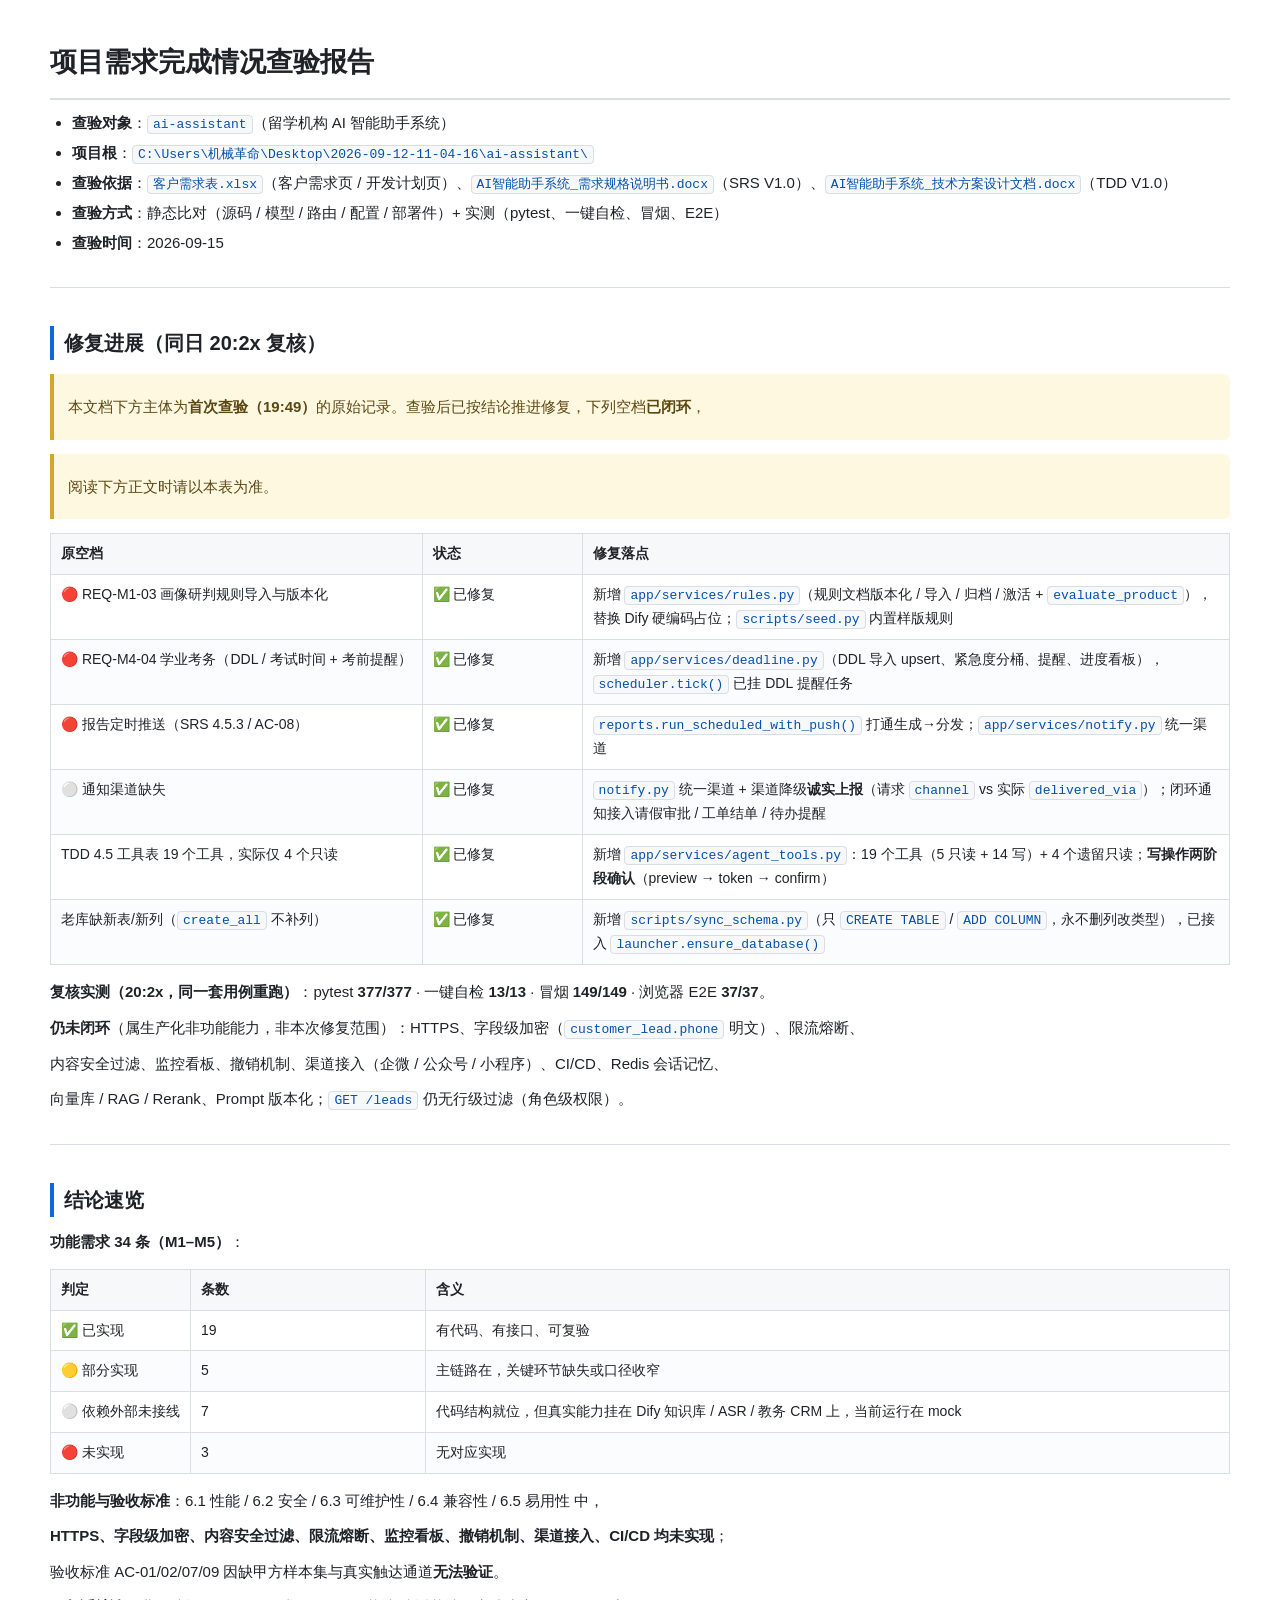
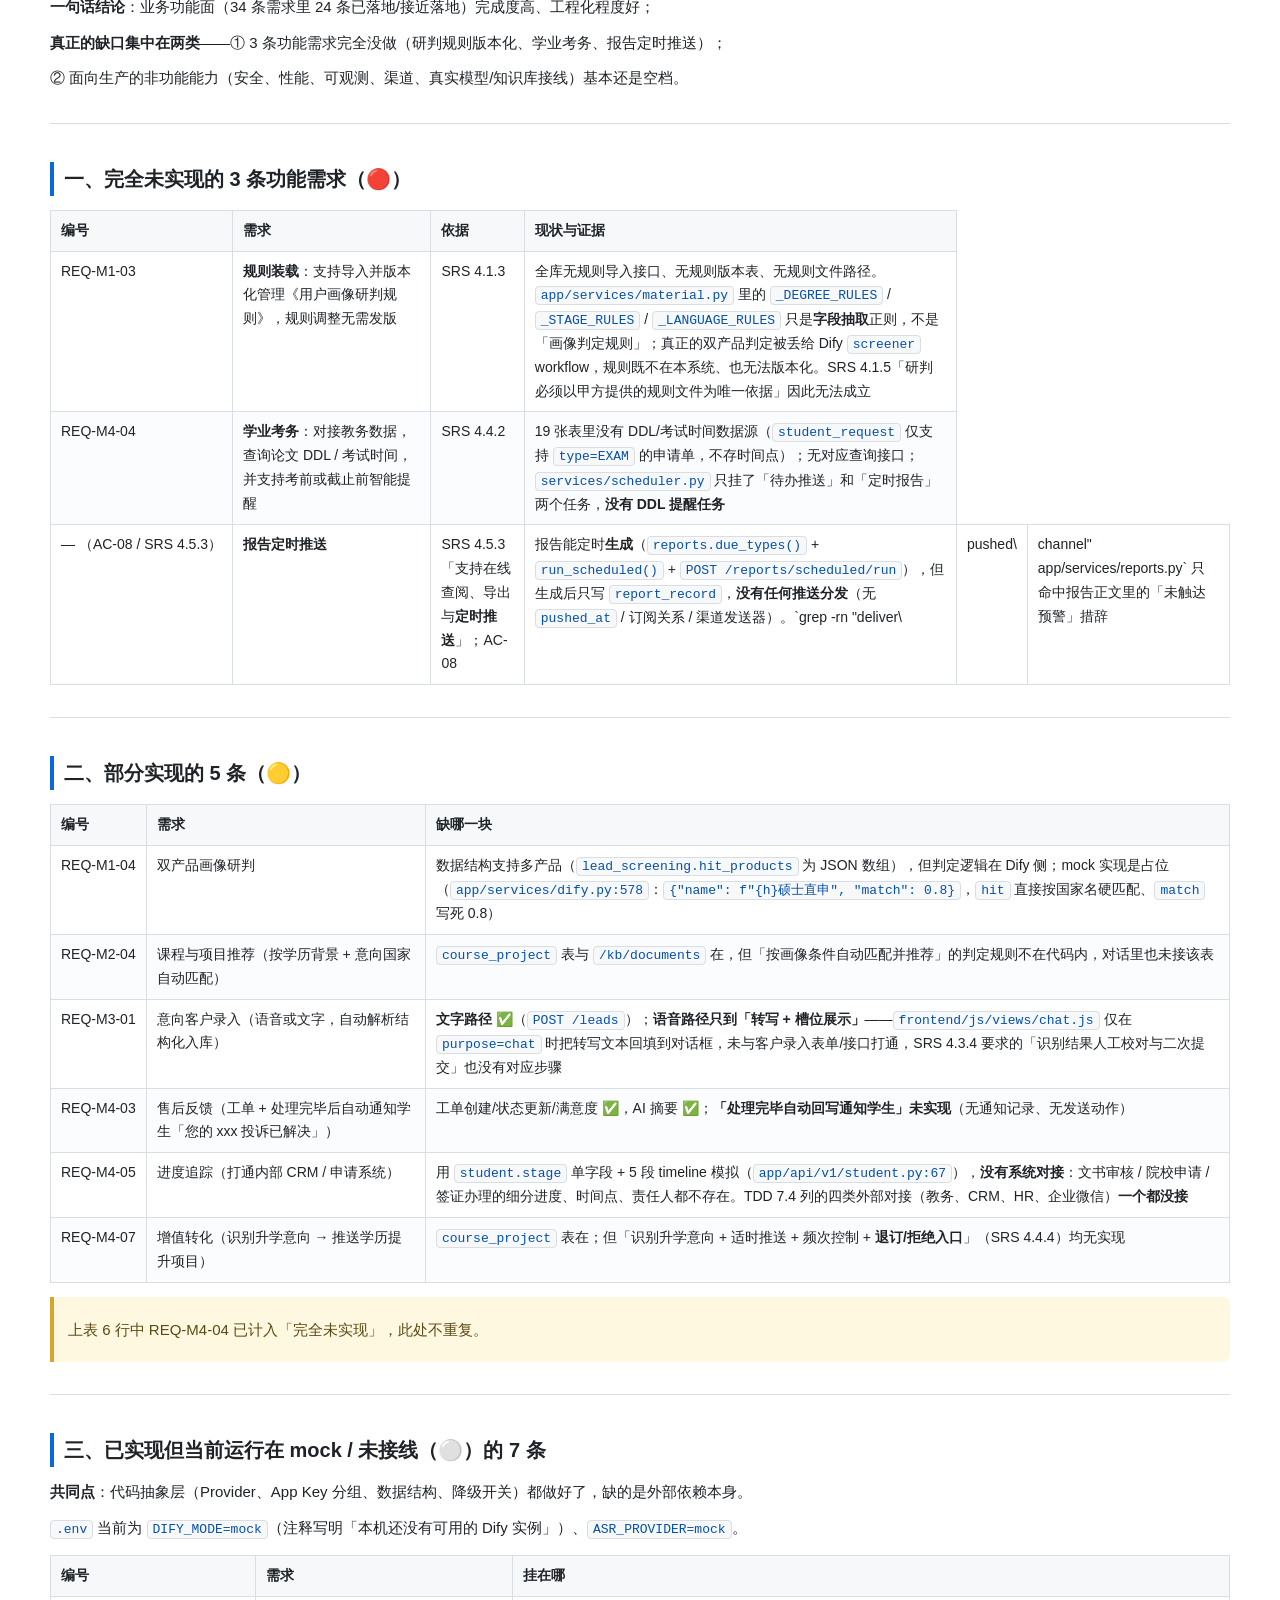
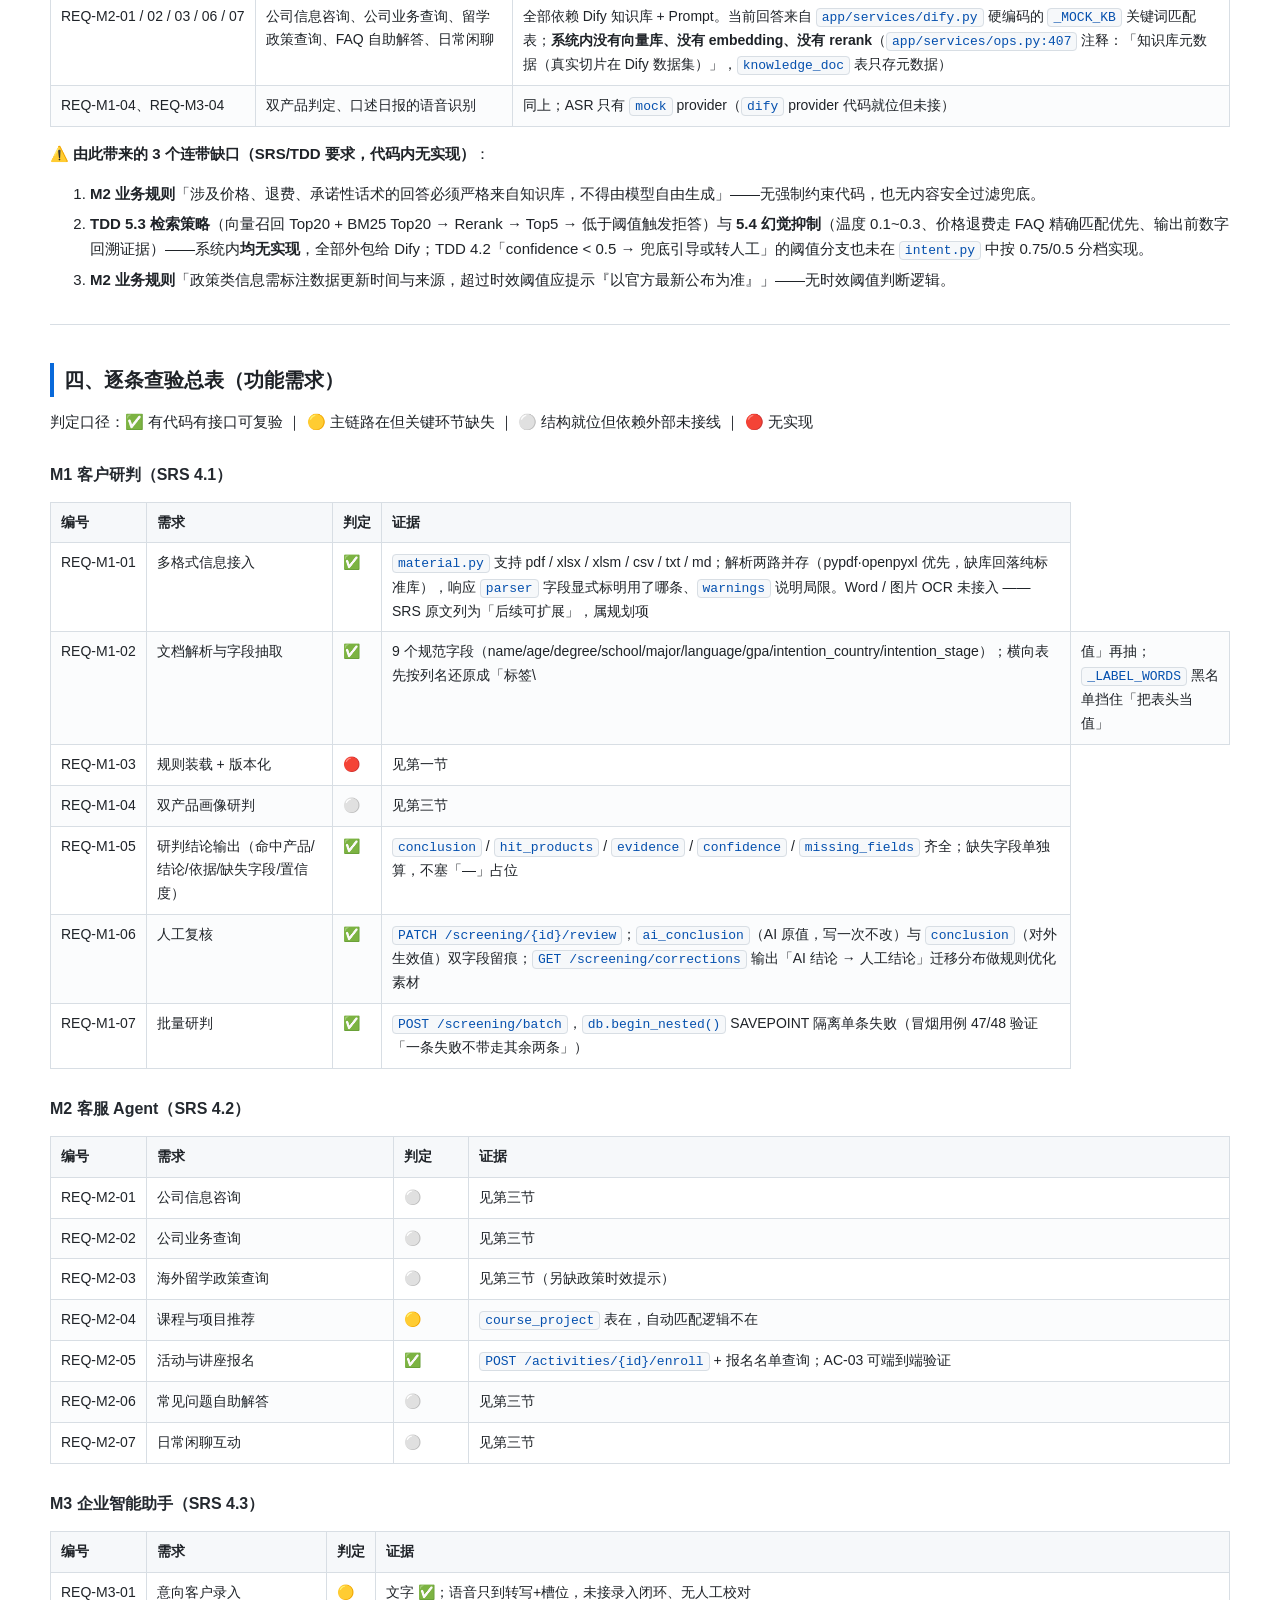
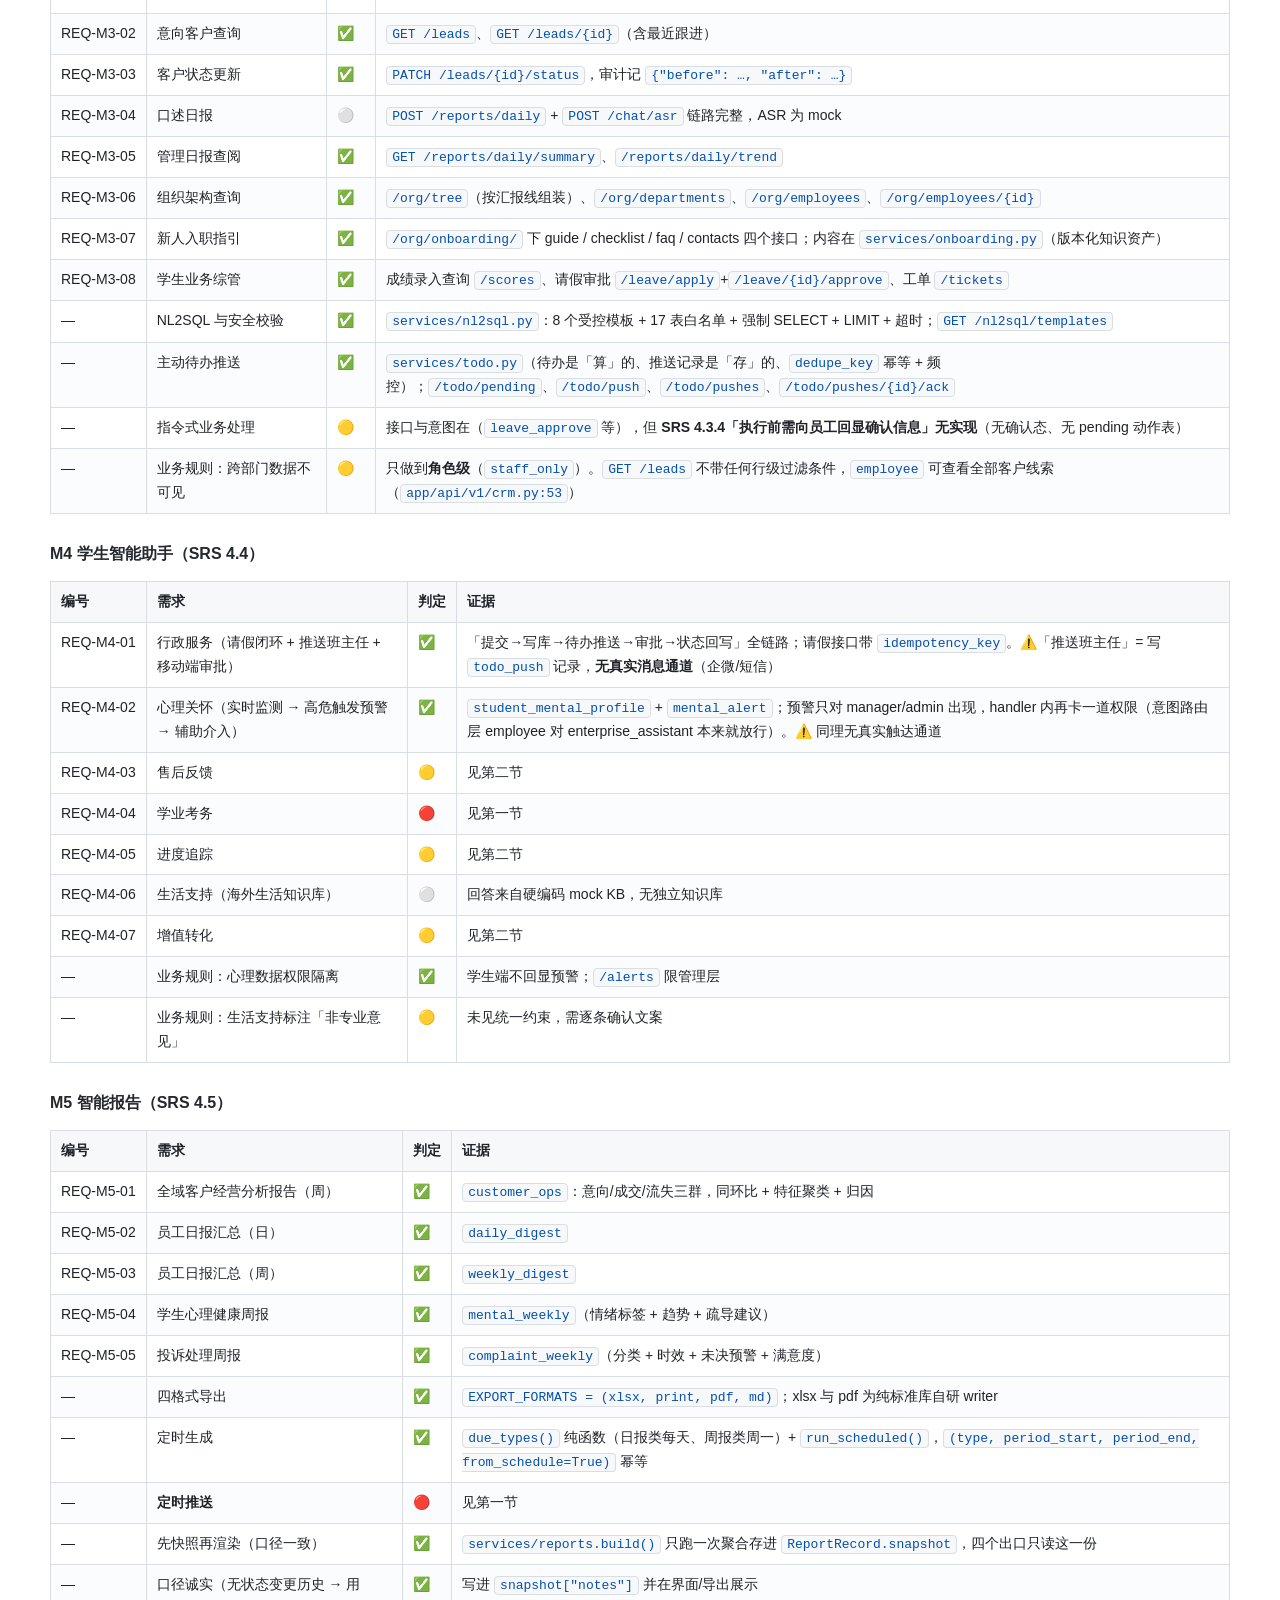
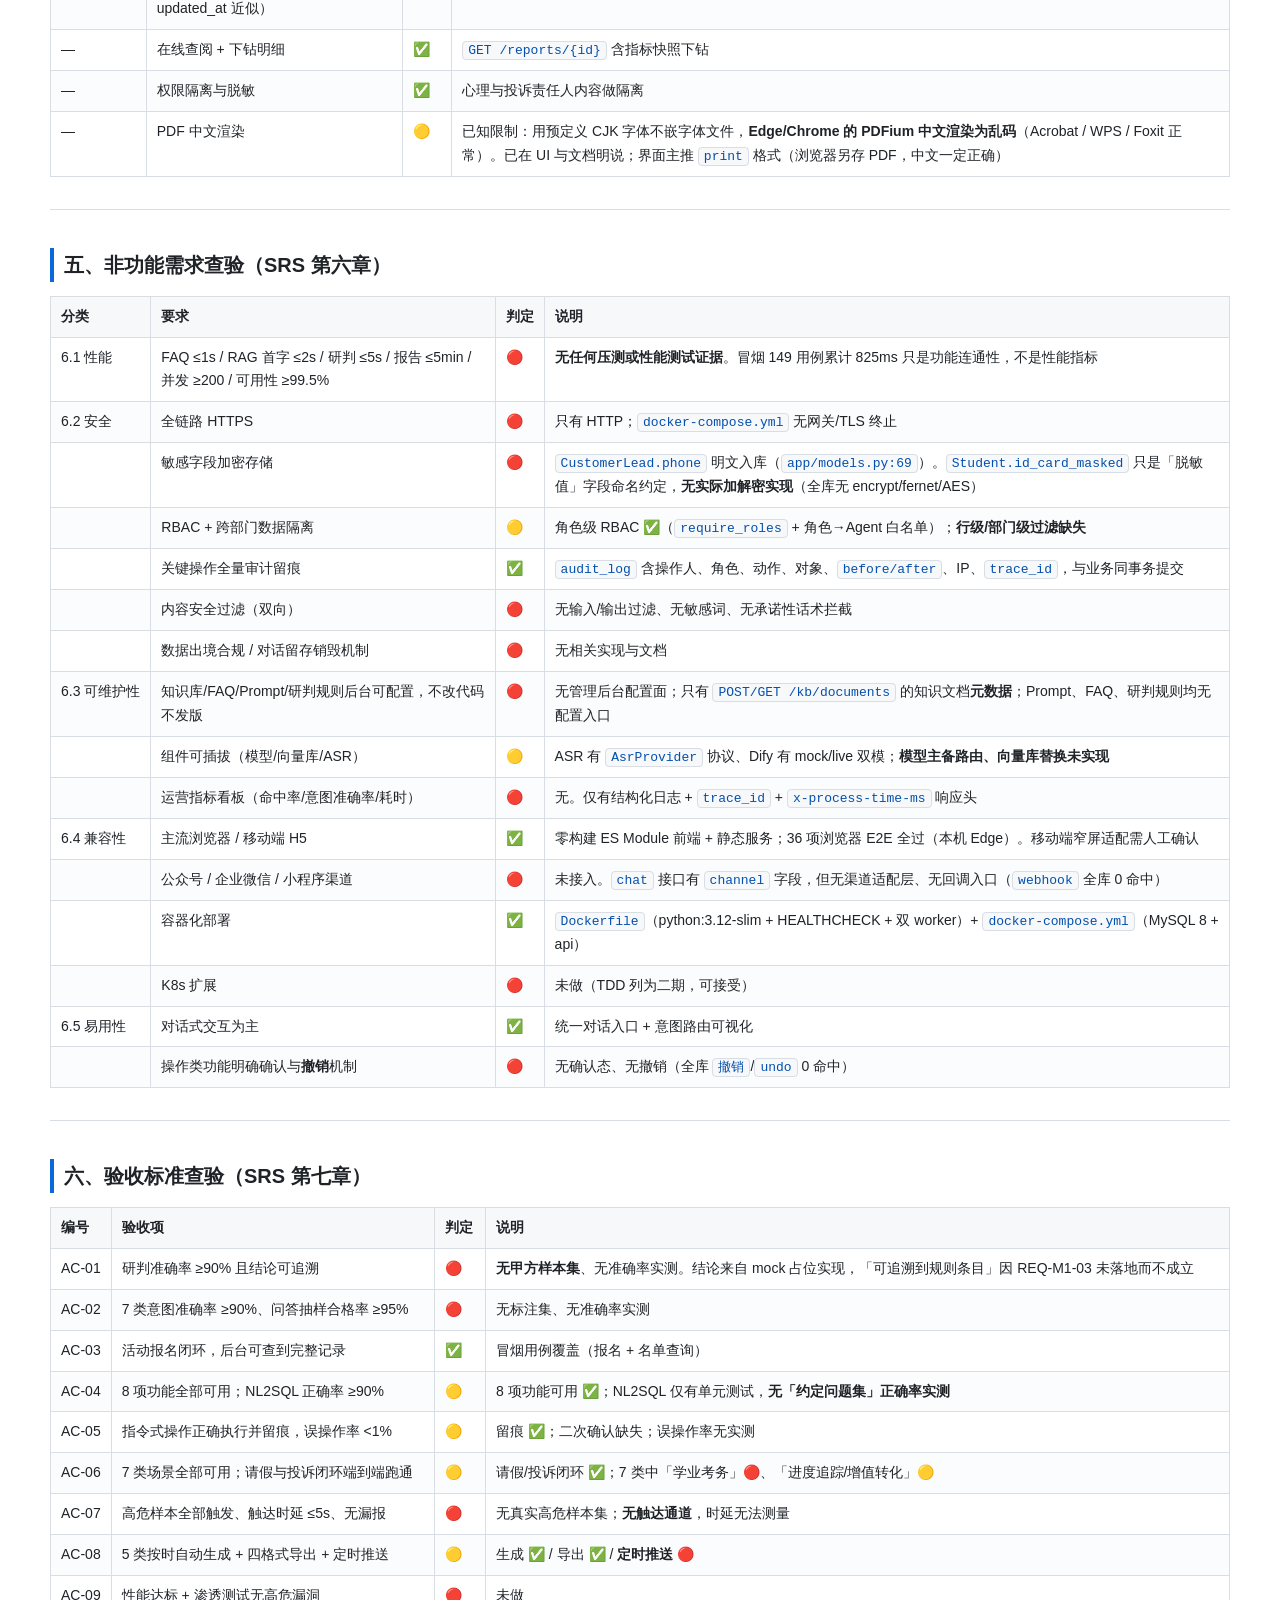
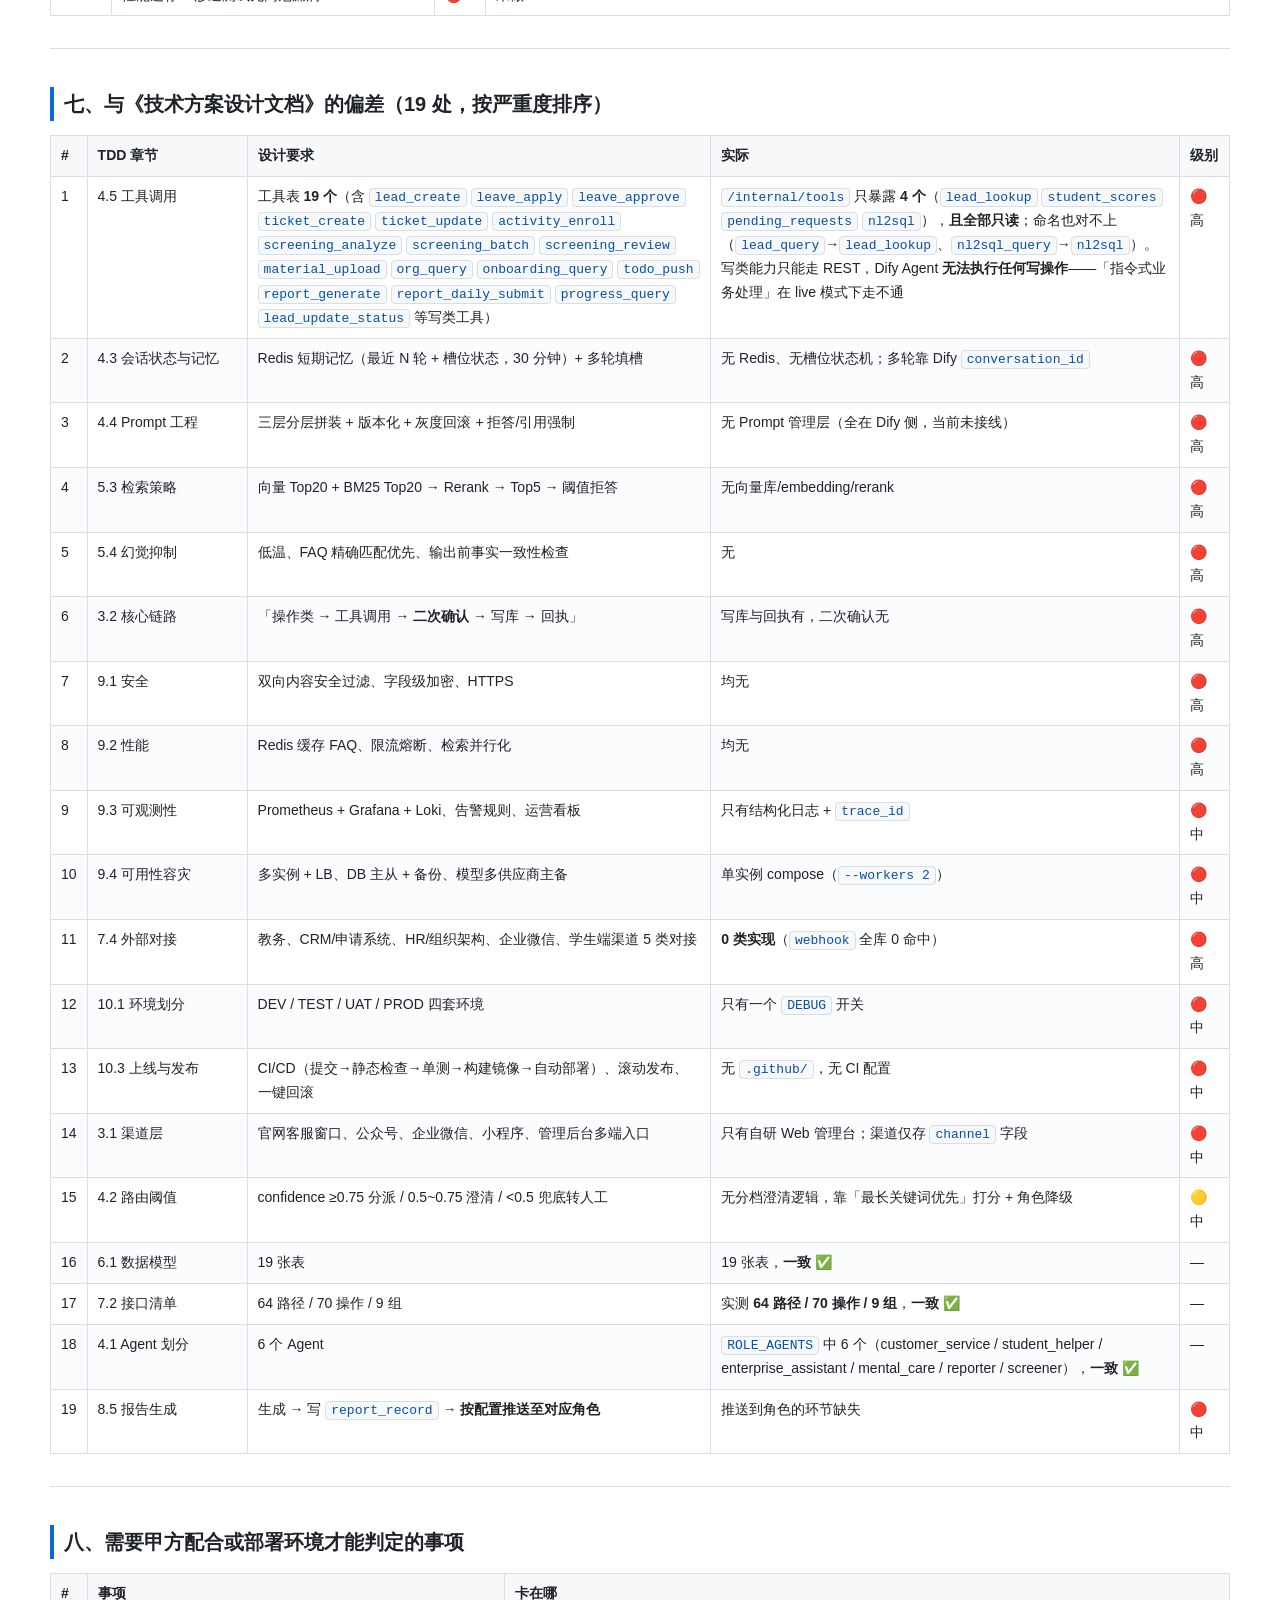
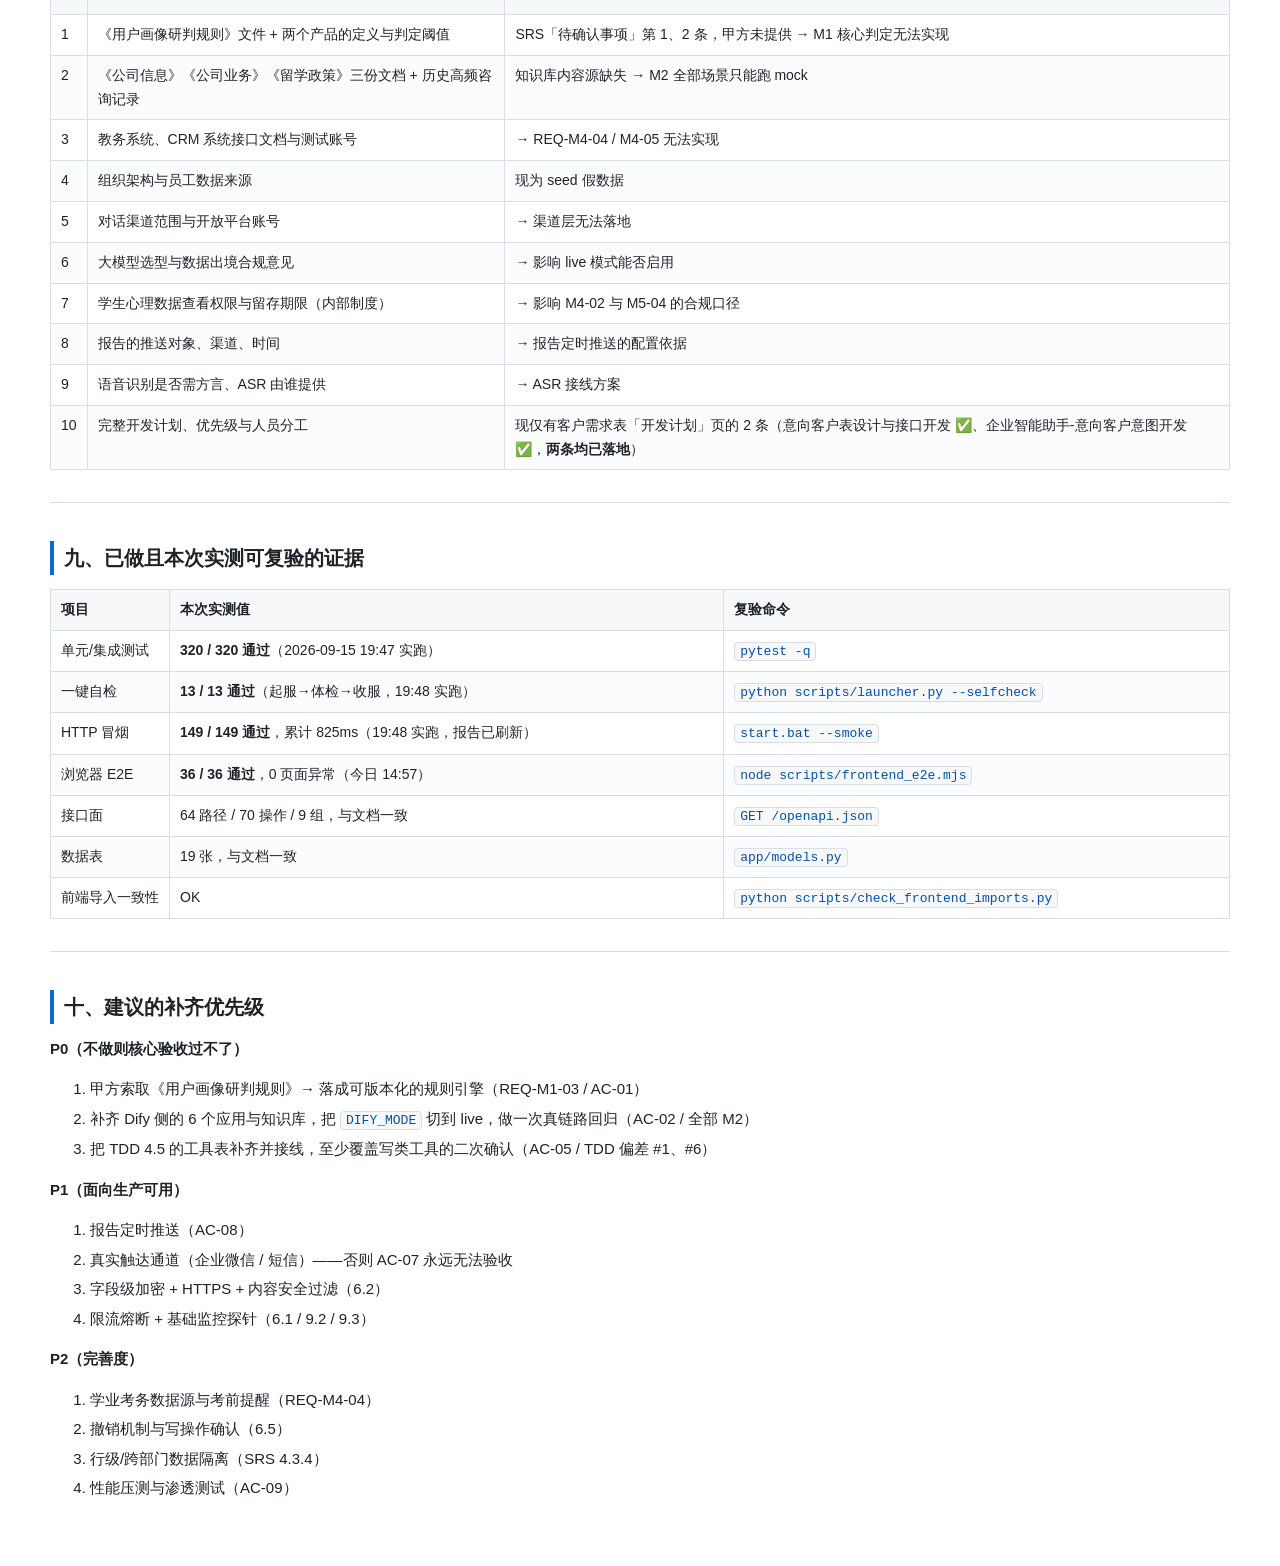
<file: 02-源代码/ai-assistant/reports/_bak-20260916-200021/需求完成情况查验报告.html>
<!DOCTYPE html>
<html lang="zh-CN">
<head>
<meta charset="utf-8">
<meta name="viewport" content="width=device-width,initial-scale=1">
<title>项目需求完成情况查验报告</title>
<style>
:root{
  --bg:#ffffff; --fg:#1f2328; --muted:#59636e; --line:#d8dee4;
  --head:#f6f8fa; --accent:#0969da; --warn:#9a6700; --bad:#cf222e; --ok:#1a7f37;
}
*{box-sizing:border-box}
body{
  margin:0; padding:40px 24px 80px; background:var(--bg); color:var(--fg);
  font:15px/1.7 -apple-system,"Segoe UI","Microsoft YaHei",sans-serif;
}
main{max-width:1180px;margin:0 auto}
h1{font-size:27px;margin:0 0 6px;padding-bottom:12px;border-bottom:2px solid var(--line)}
h2{font-size:20px;margin:38px 0 12px;padding-left:10px;border-left:4px solid var(--accent)}
h3{font-size:16px;margin:26px 0 10px;color:#24292f}
h4{font-size:15px;margin:20px 0 8px}
p{margin:10px 0}
ul{margin:10px 0;padding-left:22px}
li{margin:4px 0}
hr{border:0;border-top:1px solid var(--line);margin:32px 0}
blockquote{
  margin:14px 0;padding:10px 14px;background:#fff8e1;border-left:4px solid #d4a72c;
  color:#5c4813;border-radius:0 6px 6px 0;
}
code{
  background:var(--head);border:1px solid var(--line);border-radius:4px;
  padding:1px 5px;font-family:"Cascadia Mono",Consolas,monospace;font-size:13px;
  color:#0550ae;overflow-wrap:break-word;word-break:normal;
}
table{
  width:100%;border-collapse:collapse;margin:14px 0;font-size:14px;
  table-layout:auto;
}
th,td{border:1px solid var(--line);padding:8px 10px;text-align:left;vertical-align:top}
th{background:var(--head);font-weight:600;white-space:nowrap}
tbody tr:nth-child(even){background:#fbfcfd}
td:first-child{white-space:nowrap;width:1%}
td:nth-child(2){min-width:160px}
strong{font-weight:600}
</style>
</head>
<body>
<main>
<h1>项目需求完成情况查验报告</h1>
<ul><li><strong>查验对象</strong>：<code>ai-assistant</code>（留学机构 AI 智能助手系统）</li><li><strong>项目根</strong>：<code>C:\Users\机械革命\Desktop\2026-09-12-11-04-16\ai-assistant\</code></li><li><strong>查验依据</strong>：<code>客户需求表.xlsx</code>（客户需求页 / 开发计划页）、<code>AI智能助手系统_需求规格说明书.docx</code>（SRS V1.0）、<code>AI智能助手系统_技术方案设计文档.docx</code>（TDD V1.0）</li><li><strong>查验方式</strong>：静态比对（源码 / 模型 / 路由 / 配置 / 部署件）+ 实测（pytest、一键自检、冒烟、E2E）</li><li><strong>查验时间</strong>：2026-09-15</li></ul>
<hr>
<h2>修复进展（同日 20:2x 复核）</h2>
<blockquote><p>本文档下方主体为<strong>首次查验（19:49）</strong>的原始记录。查验后已按结论推进修复，下列空档<strong>已闭环</strong>，</p></blockquote>
<blockquote><p>阅读下方正文时请以本表为准。</p></blockquote>
<table>
<thead><tr><th>原空档</th><th>状态</th><th>修复落点</th></tr></thead>
<tbody>
<tr><td>🔴 REQ-M1-03 画像研判规则导入与版本化</td><td>✅ 已修复</td><td>新增 <code>app/services/rules.py</code>（规则文档版本化 / 导入 / 归档 / 激活 + <code>evaluate_product</code>），替换 Dify 硬编码占位；<code>scripts/seed.py</code> 内置样版规则</td></tr>
<tr><td>🔴 REQ-M4-04 学业考务（DDL / 考试时间 + 考前提醒）</td><td>✅ 已修复</td><td>新增 <code>app/services/deadline.py</code>（DDL 导入 upsert、紧急度分桶、提醒、进度看板），<code>scheduler.tick()</code> 已挂 DDL 提醒任务</td></tr>
<tr><td>🔴 报告定时推送（SRS 4.5.3 / AC-08）</td><td>✅ 已修复</td><td><code>reports.run_scheduled_with_push()</code> 打通生成→分发；<code>app/services/notify.py</code> 统一渠道</td></tr>
<tr><td>⚪ 通知渠道缺失</td><td>✅ 已修复</td><td><code>notify.py</code> 统一渠道 + 渠道降级<strong>诚实上报</strong>（请求 <code>channel</code> vs 实际 <code>delivered_via</code>）；闭环通知接入请假审批 / 工单结单 / 待办提醒</td></tr>
<tr><td>TDD 4.5 工具表 19 个工具，实际仅 4 个只读</td><td>✅ 已修复</td><td>新增 <code>app/services/agent_tools.py</code>：19 个工具（5 只读 + 14 写）+ 4 个遗留只读；<strong>写操作两阶段确认</strong>（preview → token → confirm）</td></tr>
<tr><td>老库缺新表/新列（<code>create_all</code> 不补列）</td><td>✅ 已修复</td><td>新增 <code>scripts/sync_schema.py</code>（只 <code>CREATE TABLE</code> / <code>ADD COLUMN</code>，永不删列改类型），已接入 <code>launcher.ensure_database()</code></td></tr>
</tbody></table>
<p><strong>复核实测（20:2x，同一套用例重跑）</strong>：pytest <strong>377/377</strong> · 一键自检 <strong>13/13</strong> · 冒烟 <strong>149/149</strong> · 浏览器 E2E <strong>37/37</strong>。</p>
<p><strong>仍未闭环</strong>（属生产化非功能能力，非本次修复范围）：HTTPS、字段级加密（<code>customer_lead.phone</code> 明文）、限流熔断、</p>
<p>内容安全过滤、监控看板、撤销机制、渠道接入（企微 / 公众号 / 小程序）、CI/CD、Redis 会话记忆、</p>
<p>向量库 / RAG / Rerank、Prompt 版本化；<code>GET /leads</code> 仍无行级过滤（角色级权限）。</p>
<hr>
<h2>结论速览</h2>
<p><strong>功能需求 34 条（M1–M5）</strong>：</p>
<table>
<thead><tr><th>判定</th><th>条数</th><th>含义</th></tr></thead>
<tbody>
<tr><td>✅ 已实现</td><td>19</td><td>有代码、有接口、可复验</td></tr>
<tr><td>🟡 部分实现</td><td>5</td><td>主链路在，关键环节缺失或口径收窄</td></tr>
<tr><td>⚪ 依赖外部未接线</td><td>7</td><td>代码结构就位，但真实能力挂在 Dify 知识库 / ASR / 教务 CRM 上，当前运行在 mock</td></tr>
<tr><td>🔴 未实现</td><td>3</td><td>无对应实现</td></tr>
</tbody></table>
<p><strong>非功能与验收标准</strong>：6.1 性能 / 6.2 安全 / 6.3 可维护性 / 6.4 兼容性 / 6.5 易用性 中，</p>
<p><strong>HTTPS、字段级加密、内容安全过滤、限流熔断、监控看板、撤销机制、渠道接入、CI/CD 均未实现</strong>；</p>
<p>验收标准 AC-01/02/07/09 因缺甲方样本集与真实触达通道<strong>无法验证</strong>。</p>
<p><strong>一句话结论</strong>：业务功能面（34 条需求里 24 条已落地/接近落地）完成度高、工程化程度好；</p>
<p><strong>真正的缺口集中在两类</strong>——① 3 条功能需求完全没做（研判规则版本化、学业考务、报告定时推送）；</p>
<p>② 面向生产的非功能能力（安全、性能、可观测、渠道、真实模型/知识库接线）基本还是空档。</p>
<hr>
<h2>一、完全未实现的 3 条功能需求（🔴）</h2>
<table>
<thead><tr><th>编号</th><th>需求</th><th>依据</th><th>现状与证据</th></tr></thead>
<tbody>
<tr><td>REQ-M1-03</td><td><strong>规则装载</strong>：支持导入并版本化管理《用户画像研判规则》，规则调整无需发版</td><td>SRS 4.1.3</td><td>全库无规则导入接口、无规则版本表、无规则文件路径。<code>app/services/material.py</code> 里的 <code>_DEGREE_RULES</code> / <code>_STAGE_RULES</code> / <code>_LANGUAGE_RULES</code> 只是<strong>字段抽取</strong>正则，不是「画像判定规则」；真正的双产品判定被丢给 Dify <code>screener</code> workflow，规则既不在本系统、也无法版本化。SRS 4.1.5「研判必须以甲方提供的规则文件为唯一依据」因此无法成立</td></tr>
<tr><td>REQ-M4-04</td><td><strong>学业考务</strong>：对接教务数据，查询论文 DDL / 考试时间，并支持考前或截止前智能提醒</td><td>SRS 4.4.2</td><td>19 张表里没有 DDL/考试时间数据源（<code>student_request</code> 仅支持 <code>type=EXAM</code> 的申请单，不存时间点）；无对应查询接口；<code>services/scheduler.py</code> 只挂了「待办推送」和「定时报告」两个任务，<strong>没有 DDL 提醒任务</strong></td></tr>
<tr><td>— （AC-08 / SRS 4.5.3）</td><td><strong>报告定时推送</strong></td><td>SRS 4.5.3「支持在线查阅、导出与<strong>定时推送</strong>」；AC-08</td><td>报告能定时<strong>生成</strong>（<code>reports.due_types()</code> + <code>run_scheduled()</code> + <code>POST /reports/scheduled/run</code>），但生成后只写 <code>report_record</code>，<strong>没有任何推送分发</strong>（无 <code>pushed_at</code> / 订阅关系 / 渠道发送器）。`grep -rn "deliver\</td><td>pushed\</td><td>channel" app/services/reports.py` 只命中报告正文里的「未触达预警」措辞</td></tr>
</tbody></table>
<hr>
<h2>二、部分实现的 5 条（🟡）</h2>
<table>
<thead><tr><th>编号</th><th>需求</th><th>缺哪一块</th></tr></thead>
<tbody>
<tr><td>REQ-M1-04</td><td>双产品画像研判</td><td>数据结构支持多产品（<code>lead_screening.hit_products</code> 为 JSON 数组），但判定逻辑在 Dify 侧；mock 实现是占位（<code>app/services/dify.py:578</code>：<code>{"name": f"{h}硕士直申", "match": 0.8}</code>，<code>hit</code> 直接按国家名硬匹配、<code>match</code> 写死 0.8）</td></tr>
<tr><td>REQ-M2-04</td><td>课程与项目推荐（按学历背景 + 意向国家自动匹配）</td><td><code>course_project</code> 表与 <code>/kb/documents</code> 在，但「按画像条件自动匹配并推荐」的判定规则不在代码内，对话里也未接该表</td></tr>
<tr><td>REQ-M3-01</td><td>意向客户录入（语音或文字，自动解析结构化入库）</td><td><strong>文字路径 ✅</strong>（<code>POST /leads</code>）；<strong>语音路径只到「转写 + 槽位展示」</strong>——<code>frontend/js/views/chat.js</code> 仅在 <code>purpose=chat</code> 时把转写文本回填到对话框，未与客户录入表单/接口打通，SRS 4.3.4 要求的「识别结果人工校对与二次提交」也没有对应步骤</td></tr>
<tr><td>REQ-M4-03</td><td>售后反馈（工单 + 处理完毕后自动通知学生「您的 xxx 投诉已解决」）</td><td>工单创建/状态更新/满意度 ✅，AI 摘要 ✅；<strong>「处理完毕自动回写通知学生」未实现</strong>（无通知记录、无发送动作）</td></tr>
<tr><td>REQ-M4-05</td><td>进度追踪（打通内部 CRM / 申请系统）</td><td>用 <code>student.stage</code> 单字段 + 5 段 timeline 模拟（<code>app/api/v1/student.py:67</code>），<strong>没有系统对接</strong>：文书审核 / 院校申请 / 签证办理的细分进度、时间点、责任人都不存在。TDD 7.4 列的四类外部对接（教务、CRM、HR、企业微信）<strong>一个都没接</strong></td></tr>
<tr><td>REQ-M4-07</td><td>增值转化（识别升学意向 → 推送学历提升项目）</td><td><code>course_project</code> 表在；但「识别升学意向 + 适时推送 + 频次控制 + <strong>退订/拒绝入口</strong>」（SRS 4.4.4）均无实现</td></tr>
</tbody></table>
<blockquote><p>上表 6 行中 REQ-M4-04 已计入「完全未实现」，此处不重复。</p></blockquote>
<hr>
<h2>三、已实现但当前运行在 mock / 未接线（⚪）的 7 条</h2>
<p><strong>共同点</strong>：代码抽象层（Provider、App Key 分组、数据结构、降级开关）都做好了，缺的是外部依赖本身。</p>
<p><code>.env</code> 当前为 <code>DIFY_MODE=mock</code>（注释写明「本机还没有可用的 Dify 实例」）、<code>ASR_PROVIDER=mock</code>。</p>
<table>
<thead><tr><th>编号</th><th>需求</th><th>挂在哪</th></tr></thead>
<tbody>
<tr><td>REQ-M2-01 / 02 / 03 / 06 / 07</td><td>公司信息咨询、公司业务查询、留学政策查询、FAQ 自助解答、日常闲聊</td><td>全部依赖 Dify 知识库 + Prompt。当前回答来自 <code>app/services/dify.py</code> 硬编码的 <code>_MOCK_KB</code> 关键词匹配表；<strong>系统内没有向量库、没有 embedding、没有 rerank</strong>（<code>app/services/ops.py:407</code> 注释：「知识库元数据（真实切片在 Dify 数据集）」，<code>knowledge_doc</code> 表只存元数据）</td></tr>
<tr><td>REQ-M1-04、REQ-M3-04</td><td>双产品判定、口述日报的语音识别</td><td>同上；ASR 只有 <code>mock</code> provider（<code>dify</code> provider 代码就位但未接）</td></tr>
</tbody></table>
<p><strong>⚠️ 由此带来的 3 个连带缺口（SRS/TDD 要求，代码内无实现）</strong>：</p>
<ol><li><strong>M2 业务规则</strong>「涉及价格、退费、承诺性话术的回答必须严格来自知识库，不得由模型自由生成」——无强制约束代码，也无内容安全过滤兜底。</li><li><strong>TDD 5.3 检索策略</strong>（向量召回 Top20 + BM25 Top20 → Rerank → Top5 → 低于阈值触发拒答）与 <strong>5.4 幻觉抑制</strong>（温度 0.1~0.3、价格退费走 FAQ 精确匹配优先、输出前数字回溯证据）——系统内<strong>均无实现</strong>，全部外包给 Dify；TDD 4.2「confidence &lt; 0.5 → 兜底引导或转人工」的阈值分支也未在 <code>intent.py</code> 中按 0.75/0.5 分档实现。</li><li><strong>M2 业务规则</strong>「政策类信息需标注数据更新时间与来源，超过时效阈值应提示『以官方最新公布为准』」——无时效阈值判断逻辑。</li></ol>
<hr>
<h2>四、逐条查验总表（功能需求）</h2>
<p>判定口径：✅ 有代码有接口可复验 ｜ 🟡 主链路在但关键环节缺失 ｜ ⚪ 结构就位但依赖外部未接线 ｜ 🔴 无实现</p>
<h3>M1 客户研判（SRS 4.1）</h3>
<table>
<thead><tr><th>编号</th><th>需求</th><th>判定</th><th>证据</th></tr></thead>
<tbody>
<tr><td>REQ-M1-01</td><td>多格式信息接入</td><td>✅</td><td><code>material.py</code> 支持 pdf / xlsx / xlsm / csv / txt / md；解析两路并存（pypdf·openpyxl 优先，缺库回落纯标准库），响应 <code>parser</code> 字段显式标明用了哪条、<code>warnings</code> 说明局限。Word / 图片 OCR 未接入 —— SRS 原文列为「后续可扩展」，属规划项</td></tr>
<tr><td>REQ-M1-02</td><td>文档解析与字段抽取</td><td>✅</td><td>9 个规范字段（name/age/degree/school/major/language/gpa/intention_country/intention_stage）；横向表先按列名还原成「标签\</td><td>值」再抽；<code>_LABEL_WORDS</code> 黑名单挡住「把表头当值」</td></tr>
<tr><td>REQ-M1-03</td><td>规则装载 + 版本化</td><td>🔴</td><td>见第一节</td></tr>
<tr><td>REQ-M1-04</td><td>双产品画像研判</td><td>⚪</td><td>见第三节</td></tr>
<tr><td>REQ-M1-05</td><td>研判结论输出（命中产品/结论/依据/缺失字段/置信度）</td><td>✅</td><td><code>conclusion</code> / <code>hit_products</code> / <code>evidence</code> / <code>confidence</code> / <code>missing_fields</code> 齐全；缺失字段单独算，不塞「—」占位</td></tr>
<tr><td>REQ-M1-06</td><td>人工复核</td><td>✅</td><td><code>PATCH /screening/{id}/review</code>；<code>ai_conclusion</code>（AI 原值，写一次不改）与 <code>conclusion</code>（对外生效值）双字段留痕；<code>GET /screening/corrections</code> 输出「AI 结论 → 人工结论」迁移分布做规则优化素材</td></tr>
<tr><td>REQ-M1-07</td><td>批量研判</td><td>✅</td><td><code>POST /screening/batch</code>，<code>db.begin_nested()</code> SAVEPOINT 隔离单条失败（冒烟用例 47/48 验证「一条失败不带走其余两条」）</td></tr>
</tbody></table>
<h3>M2 客服 Agent（SRS 4.2）</h3>
<table>
<thead><tr><th>编号</th><th>需求</th><th>判定</th><th>证据</th></tr></thead>
<tbody>
<tr><td>REQ-M2-01</td><td>公司信息咨询</td><td>⚪</td><td>见第三节</td></tr>
<tr><td>REQ-M2-02</td><td>公司业务查询</td><td>⚪</td><td>见第三节</td></tr>
<tr><td>REQ-M2-03</td><td>海外留学政策查询</td><td>⚪</td><td>见第三节（另缺政策时效提示）</td></tr>
<tr><td>REQ-M2-04</td><td>课程与项目推荐</td><td>🟡</td><td><code>course_project</code> 表在，自动匹配逻辑不在</td></tr>
<tr><td>REQ-M2-05</td><td>活动与讲座报名</td><td>✅</td><td><code>POST /activities/{id}/enroll</code> + 报名名单查询；AC-03 可端到端验证</td></tr>
<tr><td>REQ-M2-06</td><td>常见问题自助解答</td><td>⚪</td><td>见第三节</td></tr>
<tr><td>REQ-M2-07</td><td>日常闲聊互动</td><td>⚪</td><td>见第三节</td></tr>
</tbody></table>
<h3>M3 企业智能助手（SRS 4.3）</h3>
<table>
<thead><tr><th>编号</th><th>需求</th><th>判定</th><th>证据</th></tr></thead>
<tbody>
<tr><td>REQ-M3-01</td><td>意向客户录入</td><td>🟡</td><td>文字 ✅；语音只到转写+槽位，未接录入闭环、无人工校对</td></tr>
<tr><td>REQ-M3-02</td><td>意向客户查询</td><td>✅</td><td><code>GET /leads</code>、<code>GET /leads/{id}</code>（含最近跟进）</td></tr>
<tr><td>REQ-M3-03</td><td>客户状态更新</td><td>✅</td><td><code>PATCH /leads/{id}/status</code>，审计记 <code>{"before": …, "after": …}</code></td></tr>
<tr><td>REQ-M3-04</td><td>口述日报</td><td>⚪</td><td><code>POST /reports/daily</code> + <code>POST /chat/asr</code> 链路完整，ASR 为 mock</td></tr>
<tr><td>REQ-M3-05</td><td>管理日报查阅</td><td>✅</td><td><code>GET /reports/daily/summary</code>、<code>/reports/daily/trend</code></td></tr>
<tr><td>REQ-M3-06</td><td>组织架构查询</td><td>✅</td><td><code>/org/tree</code>（按汇报线组装）、<code>/org/departments</code>、<code>/org/employees</code>、<code>/org/employees/{id}</code></td></tr>
<tr><td>REQ-M3-07</td><td>新人入职指引</td><td>✅</td><td><code>/org/onboarding/</code> 下 guide / checklist / faq / contacts 四个接口；内容在 <code>services/onboarding.py</code>（版本化知识资产）</td></tr>
<tr><td>REQ-M3-08</td><td>学生业务综管</td><td>✅</td><td>成绩录入查询 <code>/scores</code>、请假审批 <code>/leave/apply</code>+<code>/leave/{id}/approve</code>、工单 <code>/tickets</code></td></tr>
<tr><td>—</td><td>NL2SQL 与安全校验</td><td>✅</td><td><code>services/nl2sql.py</code>：8 个受控模板 + 17 表白名单 + 强制 SELECT + LIMIT + 超时；<code>GET /nl2sql/templates</code></td></tr>
<tr><td>—</td><td>主动待办推送</td><td>✅</td><td><code>services/todo.py</code>（待办是「算」的、推送记录是「存」的、<code>dedupe_key</code> 幂等 + 频控）；<code>/todo/pending</code>、<code>/todo/push</code>、<code>/todo/pushes</code>、<code>/todo/pushes/{id}/ack</code></td></tr>
<tr><td>—</td><td>指令式业务处理</td><td>🟡</td><td>接口与意图在（<code>leave_approve</code> 等），但 <strong>SRS 4.3.4「执行前需向员工回显确认信息」无实现</strong>（无确认态、无 pending 动作表）</td></tr>
<tr><td>—</td><td>业务规则：跨部门数据不可见</td><td>🟡</td><td>只做到<strong>角色级</strong>（<code>staff_only</code>）。<code>GET /leads</code> 不带任何行级过滤条件，<code>employee</code> 可查看全部客户线索（<code>app/api/v1/crm.py:53</code>）</td></tr>
</tbody></table>
<h3>M4 学生智能助手（SRS 4.4）</h3>
<table>
<thead><tr><th>编号</th><th>需求</th><th>判定</th><th>证据</th></tr></thead>
<tbody>
<tr><td>REQ-M4-01</td><td>行政服务（请假闭环 + 推送班主任 + 移动端审批）</td><td>✅</td><td>「提交→写库→待办推送→审批→状态回写」全链路；请假接口带 <code>idempotency_key</code>。⚠️「推送班主任」= 写 <code>todo_push</code> 记录，<strong>无真实消息通道</strong>（企微/短信）</td></tr>
<tr><td>REQ-M4-02</td><td>心理关怀（实时监测 → 高危触发预警 → 辅助介入）</td><td>✅</td><td><code>student_mental_profile</code> + <code>mental_alert</code>；预警只对 manager/admin 出现，handler 内再卡一道权限（意图路由层 employee 对 enterprise_assistant 本来就放行）。⚠️ 同理无真实触达通道</td></tr>
<tr><td>REQ-M4-03</td><td>售后反馈</td><td>🟡</td><td>见第二节</td></tr>
<tr><td>REQ-M4-04</td><td>学业考务</td><td>🔴</td><td>见第一节</td></tr>
<tr><td>REQ-M4-05</td><td>进度追踪</td><td>🟡</td><td>见第二节</td></tr>
<tr><td>REQ-M4-06</td><td>生活支持（海外生活知识库）</td><td>⚪</td><td>回答来自硬编码 mock KB，无独立知识库</td></tr>
<tr><td>REQ-M4-07</td><td>增值转化</td><td>🟡</td><td>见第二节</td></tr>
<tr><td>—</td><td>业务规则：心理数据权限隔离</td><td>✅</td><td>学生端不回显预警；<code>/alerts</code> 限管理层</td></tr>
<tr><td>—</td><td>业务规则：生活支持标注「非专业意见」</td><td>🟡</td><td>未见统一约束，需逐条确认文案</td></tr>
</tbody></table>
<h3>M5 智能报告（SRS 4.5）</h3>
<table>
<thead><tr><th>编号</th><th>需求</th><th>判定</th><th>证据</th></tr></thead>
<tbody>
<tr><td>REQ-M5-01</td><td>全域客户经营分析报告（周）</td><td>✅</td><td><code>customer_ops</code>：意向/成交/流失三群，同环比 + 特征聚类 + 归因</td></tr>
<tr><td>REQ-M5-02</td><td>员工日报汇总（日）</td><td>✅</td><td><code>daily_digest</code></td></tr>
<tr><td>REQ-M5-03</td><td>员工日报汇总（周）</td><td>✅</td><td><code>weekly_digest</code></td></tr>
<tr><td>REQ-M5-04</td><td>学生心理健康周报</td><td>✅</td><td><code>mental_weekly</code>（情绪标签 + 趋势 + 疏导建议）</td></tr>
<tr><td>REQ-M5-05</td><td>投诉处理周报</td><td>✅</td><td><code>complaint_weekly</code>（分类 + 时效 + 未决预警 + 满意度）</td></tr>
<tr><td>—</td><td>四格式导出</td><td>✅</td><td><code>EXPORT_FORMATS = (xlsx, print, pdf, md)</code>；xlsx 与 pdf 为纯标准库自研 writer</td></tr>
<tr><td>—</td><td>定时生成</td><td>✅</td><td><code>due_types()</code> 纯函数（日报类每天、周报类周一）+ <code>run_scheduled()</code>，<code>(type, period_start, period_end, from_schedule=True)</code> 幂等</td></tr>
<tr><td>—</td><td><strong>定时推送</strong></td><td>🔴</td><td>见第一节</td></tr>
<tr><td>—</td><td>先快照再渲染（口径一致）</td><td>✅</td><td><code>services/reports.build()</code> 只跑一次聚合存进 <code>ReportRecord.snapshot</code>，四个出口只读这一份</td></tr>
<tr><td>—</td><td>口径诚实（无状态变更历史 → 用 updated_at 近似）</td><td>✅</td><td>写进 <code>snapshot["notes"]</code> 并在界面/导出展示</td></tr>
<tr><td>—</td><td>在线查阅 + 下钻明细</td><td>✅</td><td><code>GET /reports/{id}</code> 含指标快照下钻</td></tr>
<tr><td>—</td><td>权限隔离与脱敏</td><td>✅</td><td>心理与投诉责任人内容做隔离</td></tr>
<tr><td>—</td><td>PDF 中文渲染</td><td>🟡</td><td>已知限制：用预定义 CJK 字体不嵌字体文件，<strong>Edge/Chrome 的 PDFium 中文渲染为乱码</strong>（Acrobat / WPS / Foxit 正常）。已在 UI 与文档明说；界面主推 <code>print</code> 格式（浏览器另存 PDF，中文一定正确）</td></tr>
</tbody></table>
<hr>
<h2>五、非功能需求查验（SRS 第六章）</h2>
<table>
<thead><tr><th>分类</th><th>要求</th><th>判定</th><th>说明</th></tr></thead>
<tbody>
<tr><td>6.1 性能</td><td>FAQ ≤1s / RAG 首字 ≤2s / 研判 ≤5s / 报告 ≤5min / 并发 ≥200 / 可用性 ≥99.5%</td><td>🔴</td><td><strong>无任何压测或性能测试证据</strong>。冒烟 149 用例累计 825ms 只是功能连通性，不是性能指标</td></tr>
<tr><td>6.2 安全</td><td>全链路 HTTPS</td><td>🔴</td><td>只有 HTTP；<code>docker-compose.yml</code> 无网关/TLS 终止</td></tr>
<tr><td></td><td>敏感字段加密存储</td><td>🔴</td><td><code>CustomerLead.phone</code> 明文入库（<code>app/models.py:69</code>）。<code>Student.id_card_masked</code> 只是「脱敏值」字段命名约定，<strong>无实际加解密实现</strong>（全库无 encrypt/fernet/AES）</td></tr>
<tr><td></td><td>RBAC + 跨部门数据隔离</td><td>🟡</td><td>角色级 RBAC ✅（<code>require_roles</code> + 角色→Agent 白名单）；<strong>行级/部门级过滤缺失</strong></td></tr>
<tr><td></td><td>关键操作全量审计留痕</td><td>✅</td><td><code>audit_log</code> 含操作人、角色、动作、对象、<code>before/after</code>、IP、<code>trace_id</code>，与业务同事务提交</td></tr>
<tr><td></td><td>内容安全过滤（双向）</td><td>🔴</td><td>无输入/输出过滤、无敏感词、无承诺性话术拦截</td></tr>
<tr><td></td><td>数据出境合规 / 对话留存销毁机制</td><td>🔴</td><td>无相关实现与文档</td></tr>
<tr><td>6.3 可维护性</td><td>知识库/FAQ/Prompt/研判规则后台可配置，不改代码不发版</td><td>🔴</td><td>无管理后台配置面；只有 <code>POST/GET /kb/documents</code> 的知识文档<strong>元数据</strong>；Prompt、FAQ、研判规则均无配置入口</td></tr>
<tr><td></td><td>组件可插拔（模型/向量库/ASR）</td><td>🟡</td><td>ASR 有 <code>AsrProvider</code> 协议、Dify 有 mock/live 双模；<strong>模型主备路由、向量库替换未实现</strong></td></tr>
<tr><td></td><td>运营指标看板（命中率/意图准确率/耗时）</td><td>🔴</td><td>无。仅有结构化日志 + <code>trace_id</code> + <code>x-process-time-ms</code> 响应头</td></tr>
<tr><td>6.4 兼容性</td><td>主流浏览器 / 移动端 H5</td><td>✅</td><td>零构建 ES Module 前端 + 静态服务；36 项浏览器 E2E 全过（本机 Edge）。移动端窄屏适配需人工确认</td></tr>
<tr><td></td><td>公众号 / 企业微信 / 小程序渠道</td><td>🔴</td><td>未接入。<code>chat</code> 接口有 <code>channel</code> 字段，但无渠道适配层、无回调入口（<code>webhook</code> 全库 0 命中）</td></tr>
<tr><td></td><td>容器化部署</td><td>✅</td><td><code>Dockerfile</code>（python:3.12-slim + HEALTHCHECK + 双 worker）+ <code>docker-compose.yml</code>（MySQL 8 + api）</td></tr>
<tr><td></td><td>K8s 扩展</td><td>🔴</td><td>未做（TDD 列为二期，可接受）</td></tr>
<tr><td>6.5 易用性</td><td>对话式交互为主</td><td>✅</td><td>统一对话入口 + 意图路由可视化</td></tr>
<tr><td></td><td>操作类功能明确确认与<strong>撤销</strong>机制</td><td>🔴</td><td>无确认态、无撤销（全库 <code>撤销</code>/<code>undo</code> 0 命中）</td></tr>
</tbody></table>
<hr>
<h2>六、验收标准查验（SRS 第七章）</h2>
<table>
<thead><tr><th>编号</th><th>验收项</th><th>判定</th><th>说明</th></tr></thead>
<tbody>
<tr><td>AC-01</td><td>研判准确率 ≥90% 且结论可追溯</td><td>🔴</td><td><strong>无甲方样本集</strong>、无准确率实测。结论来自 mock 占位实现，「可追溯到规则条目」因 REQ-M1-03 未落地而不成立</td></tr>
<tr><td>AC-02</td><td>7 类意图准确率 ≥90%、问答抽样合格率 ≥95%</td><td>🔴</td><td>无标注集、无准确率实测</td></tr>
<tr><td>AC-03</td><td>活动报名闭环，后台可查到完整记录</td><td>✅</td><td>冒烟用例覆盖（报名 + 名单查询）</td></tr>
<tr><td>AC-04</td><td>8 项功能全部可用；NL2SQL 正确率 ≥90%</td><td>🟡</td><td>8 项功能可用 ✅；NL2SQL 仅有单元测试，<strong>无「约定问题集」正确率实测</strong></td></tr>
<tr><td>AC-05</td><td>指令式操作正确执行并留痕，误操作率 &lt;1%</td><td>🟡</td><td>留痕 ✅；二次确认缺失；误操作率无实测</td></tr>
<tr><td>AC-06</td><td>7 类场景全部可用；请假与投诉闭环端到端跑通</td><td>🟡</td><td>请假/投诉闭环 ✅；7 类中「学业考务」🔴、「进度追踪/增值转化」🟡</td></tr>
<tr><td>AC-07</td><td>高危样本全部触发、触达时延 ≤5s、无漏报</td><td>🔴</td><td>无真实高危样本集；<strong>无触达通道</strong>，时延无法测量</td></tr>
<tr><td>AC-08</td><td>5 类按时自动生成 + 四格式导出 + 定时推送</td><td>🟡</td><td>生成 ✅ / 导出 ✅ / <strong>定时推送 🔴</strong></td></tr>
<tr><td>AC-09</td><td>性能达标 + 渗透测试无高危漏洞</td><td>🔴</td><td>未做</td></tr>
</tbody></table>
<hr>
<h2>七、与《技术方案设计文档》的偏差（19 处，按严重度排序）</h2>
<table>
<thead><tr><th>#</th><th>TDD 章节</th><th>设计要求</th><th>实际</th><th>级别</th></tr></thead>
<tbody>
<tr><td>1</td><td>4.5 工具调用</td><td>工具表 <strong>19 个</strong>（含 <code>lead_create</code> <code>leave_apply</code> <code>leave_approve</code> <code>ticket_create</code> <code>ticket_update</code> <code>activity_enroll</code> <code>screening_analyze</code> <code>screening_batch</code> <code>screening_review</code> <code>material_upload</code> <code>org_query</code> <code>onboarding_query</code> <code>todo_push</code> <code>report_generate</code> <code>report_daily_submit</code> <code>progress_query</code> <code>lead_update_status</code> 等写类工具）</td><td><code>/internal/tools</code> 只暴露 <strong>4 个</strong>（<code>lead_lookup</code> <code>student_scores</code> <code>pending_requests</code> <code>nl2sql</code>），<strong>且全部只读</strong>；命名也对不上（<code>lead_query</code>→<code>lead_lookup</code>、<code>nl2sql_query</code>→<code>nl2sql</code>）。写类能力只能走 REST，Dify Agent <strong>无法执行任何写操作</strong>——「指令式业务处理」在 live 模式下走不通</td><td>🔴 高</td></tr>
<tr><td>2</td><td>4.3 会话状态与记忆</td><td>Redis 短期记忆（最近 N 轮 + 槽位状态，30 分钟）+ 多轮填槽</td><td>无 Redis、无槽位状态机；多轮靠 Dify <code>conversation_id</code></td><td>🔴 高</td></tr>
<tr><td>3</td><td>4.4 Prompt 工程</td><td>三层分层拼装 + 版本化 + 灰度回滚 + 拒答/引用强制</td><td>无 Prompt 管理层（全在 Dify 侧，当前未接线）</td><td>🔴 高</td></tr>
<tr><td>4</td><td>5.3 检索策略</td><td>向量 Top20 + BM25 Top20 → Rerank → Top5 → 阈值拒答</td><td>无向量库/embedding/rerank</td><td>🔴 高</td></tr>
<tr><td>5</td><td>5.4 幻觉抑制</td><td>低温、FAQ 精确匹配优先、输出前事实一致性检查</td><td>无</td><td>🔴 高</td></tr>
<tr><td>6</td><td>3.2 核心链路</td><td>「操作类 → 工具调用 → <strong>二次确认</strong> → 写库 → 回执」</td><td>写库与回执有，二次确认无</td><td>🔴 高</td></tr>
<tr><td>7</td><td>9.1 安全</td><td>双向内容安全过滤、字段级加密、HTTPS</td><td>均无</td><td>🔴 高</td></tr>
<tr><td>8</td><td>9.2 性能</td><td>Redis 缓存 FAQ、限流熔断、检索并行化</td><td>均无</td><td>🔴 高</td></tr>
<tr><td>9</td><td>9.3 可观测性</td><td>Prometheus + Grafana + Loki、告警规则、运营看板</td><td>只有结构化日志 + <code>trace_id</code></td><td>🔴 中</td></tr>
<tr><td>10</td><td>9.4 可用性容灾</td><td>多实例 + LB、DB 主从 + 备份、模型多供应商主备</td><td>单实例 compose（<code>--workers 2</code>）</td><td>🔴 中</td></tr>
<tr><td>11</td><td>7.4 外部对接</td><td>教务、CRM/申请系统、HR/组织架构、企业微信、学生端渠道 5 类对接</td><td><strong>0 类实现</strong>（<code>webhook</code> 全库 0 命中）</td><td>🔴 高</td></tr>
<tr><td>12</td><td>10.1 环境划分</td><td>DEV / TEST / UAT / PROD 四套环境</td><td>只有一个 <code>DEBUG</code> 开关</td><td>🔴 中</td></tr>
<tr><td>13</td><td>10.3 上线与发布</td><td>CI/CD（提交→静态检查→单测→构建镜像→自动部署）、滚动发布、一键回滚</td><td>无 <code>.github/</code>，无 CI 配置</td><td>🔴 中</td></tr>
<tr><td>14</td><td>3.1 渠道层</td><td>官网客服窗口、公众号、企业微信、小程序、管理后台多端入口</td><td>只有自研 Web 管理台；渠道仅存 <code>channel</code> 字段</td><td>🔴 中</td></tr>
<tr><td>15</td><td>4.2 路由阈值</td><td>confidence ≥0.75 分派 / 0.5~0.75 澄清 / &lt;0.5 兜底转人工</td><td>无分档澄清逻辑，靠「最长关键词优先」打分 + 角色降级</td><td>🟡 中</td></tr>
<tr><td>16</td><td>6.1 数据模型</td><td>19 张表</td><td>19 张表，<strong>一致</strong> ✅</td><td>—</td></tr>
<tr><td>17</td><td>7.2 接口清单</td><td>64 路径 / 70 操作 / 9 组</td><td>实测 <strong>64 路径 / 70 操作 / 9 组</strong>，<strong>一致</strong> ✅</td><td>—</td></tr>
<tr><td>18</td><td>4.1 Agent 划分</td><td>6 个 Agent</td><td><code>ROLE_AGENTS</code> 中 6 个（customer_service / student_helper / enterprise_assistant / mental_care / reporter / screener），<strong>一致</strong> ✅</td><td>—</td></tr>
<tr><td>19</td><td>8.5 报告生成</td><td>生成 → 写 <code>report_record</code> → <strong>按配置推送至对应角色</strong></td><td>推送到角色的环节缺失</td><td>🔴 中</td></tr>
</tbody></table>
<hr>
<h2>八、需要甲方配合或部署环境才能判定的事项</h2>
<table>
<thead><tr><th>#</th><th>事项</th><th>卡在哪</th></tr></thead>
<tbody>
<tr><td>1</td><td>《用户画像研判规则》文件 + 两个产品的定义与判定阈值</td><td>SRS「待确认事项」第 1、2 条，甲方未提供 → M1 核心判定无法实现</td></tr>
<tr><td>2</td><td>《公司信息》《公司业务》《留学政策》三份文档 + 历史高频咨询记录</td><td>知识库内容源缺失 → M2 全部场景只能跑 mock</td></tr>
<tr><td>3</td><td>教务系统、CRM 系统接口文档与测试账号</td><td>→ REQ-M4-04 / M4-05 无法实现</td></tr>
<tr><td>4</td><td>组织架构与员工数据来源</td><td>现为 seed 假数据</td></tr>
<tr><td>5</td><td>对话渠道范围与开放平台账号</td><td>→ 渠道层无法落地</td></tr>
<tr><td>6</td><td>大模型选型与数据出境合规意见</td><td>→ 影响 live 模式能否启用</td></tr>
<tr><td>7</td><td>学生心理数据查看权限与留存期限（内部制度）</td><td>→ 影响 M4-02 与 M5-04 的合规口径</td></tr>
<tr><td>8</td><td>报告的推送对象、渠道、时间</td><td>→ 报告定时推送的配置依据</td></tr>
<tr><td>9</td><td>语音识别是否需方言、ASR 由谁提供</td><td>→ ASR 接线方案</td></tr>
<tr><td>10</td><td>完整开发计划、优先级与人员分工</td><td>现仅有客户需求表「开发计划」页的 2 条（意向客户表设计与接口开发 ✅、企业智能助手-意向客户意图开发 ✅，<strong>两条均已落地</strong>）</td></tr>
</tbody></table>
<hr>
<h2>九、已做且本次实测可复验的证据</h2>
<table>
<thead><tr><th>项目</th><th>本次实测值</th><th>复验命令</th></tr></thead>
<tbody>
<tr><td>单元/集成测试</td><td><strong>320 / 320 通过</strong>（2026-09-15 19:47 实跑）</td><td><code>pytest -q</code></td></tr>
<tr><td>一键自检</td><td><strong>13 / 13 通过</strong>（起服→体检→收服，19:48 实跑）</td><td><code>python scripts/launcher.py --selfcheck</code></td></tr>
<tr><td>HTTP 冒烟</td><td><strong>149 / 149 通过</strong>，累计 825ms（19:48 实跑，报告已刷新）</td><td><code>start.bat --smoke</code></td></tr>
<tr><td>浏览器 E2E</td><td><strong>36 / 36 通过</strong>，0 页面异常（今日 14:57）</td><td><code>node scripts/frontend_e2e.mjs</code></td></tr>
<tr><td>接口面</td><td>64 路径 / 70 操作 / 9 组，与文档一致</td><td><code>GET /openapi.json</code></td></tr>
<tr><td>数据表</td><td>19 张，与文档一致</td><td><code>app/models.py</code></td></tr>
<tr><td>前端导入一致性</td><td>OK</td><td><code>python scripts/check_frontend_imports.py</code></td></tr>
</tbody></table>
<hr>
<h2>十、建议的补齐优先级</h2>
<p><strong>P0（不做则核心验收过不了）</strong></p>
<ol><li>甲方索取《用户画像研判规则》→ 落成可版本化的规则引擎（REQ-M1-03 / AC-01）</li><li>补齐 Dify 侧的 6 个应用与知识库，把 <code>DIFY_MODE</code> 切到 live，做一次真链路回归（AC-02 / 全部 M2）</li><li>把 TDD 4.5 的工具表补齐并接线，至少覆盖写类工具的二次确认（AC-05 / TDD 偏差 #1、#6）</li></ol>
<p><strong>P1（面向生产可用）</strong></p>
<ol><li>报告定时推送（AC-08）</li><li>真实触达通道（企业微信 / 短信）——否则 AC-07 永远无法验收</li><li>字段级加密 + HTTPS + 内容安全过滤（6.2）</li><li>限流熔断 + 基础监控探针（6.1 / 9.2 / 9.3）</li></ol>
<p><strong>P2（完善度）</strong></p>
<ol><li>学业考务数据源与考前提醒（REQ-M4-04）</li><li>撤销机制与写操作确认（6.5）</li><li>行级/跨部门数据隔离（SRS 4.3.4）</li><li>性能压测与渗透测试（AC-09）</li></ol>
</main>
</body>
</html>
</file>
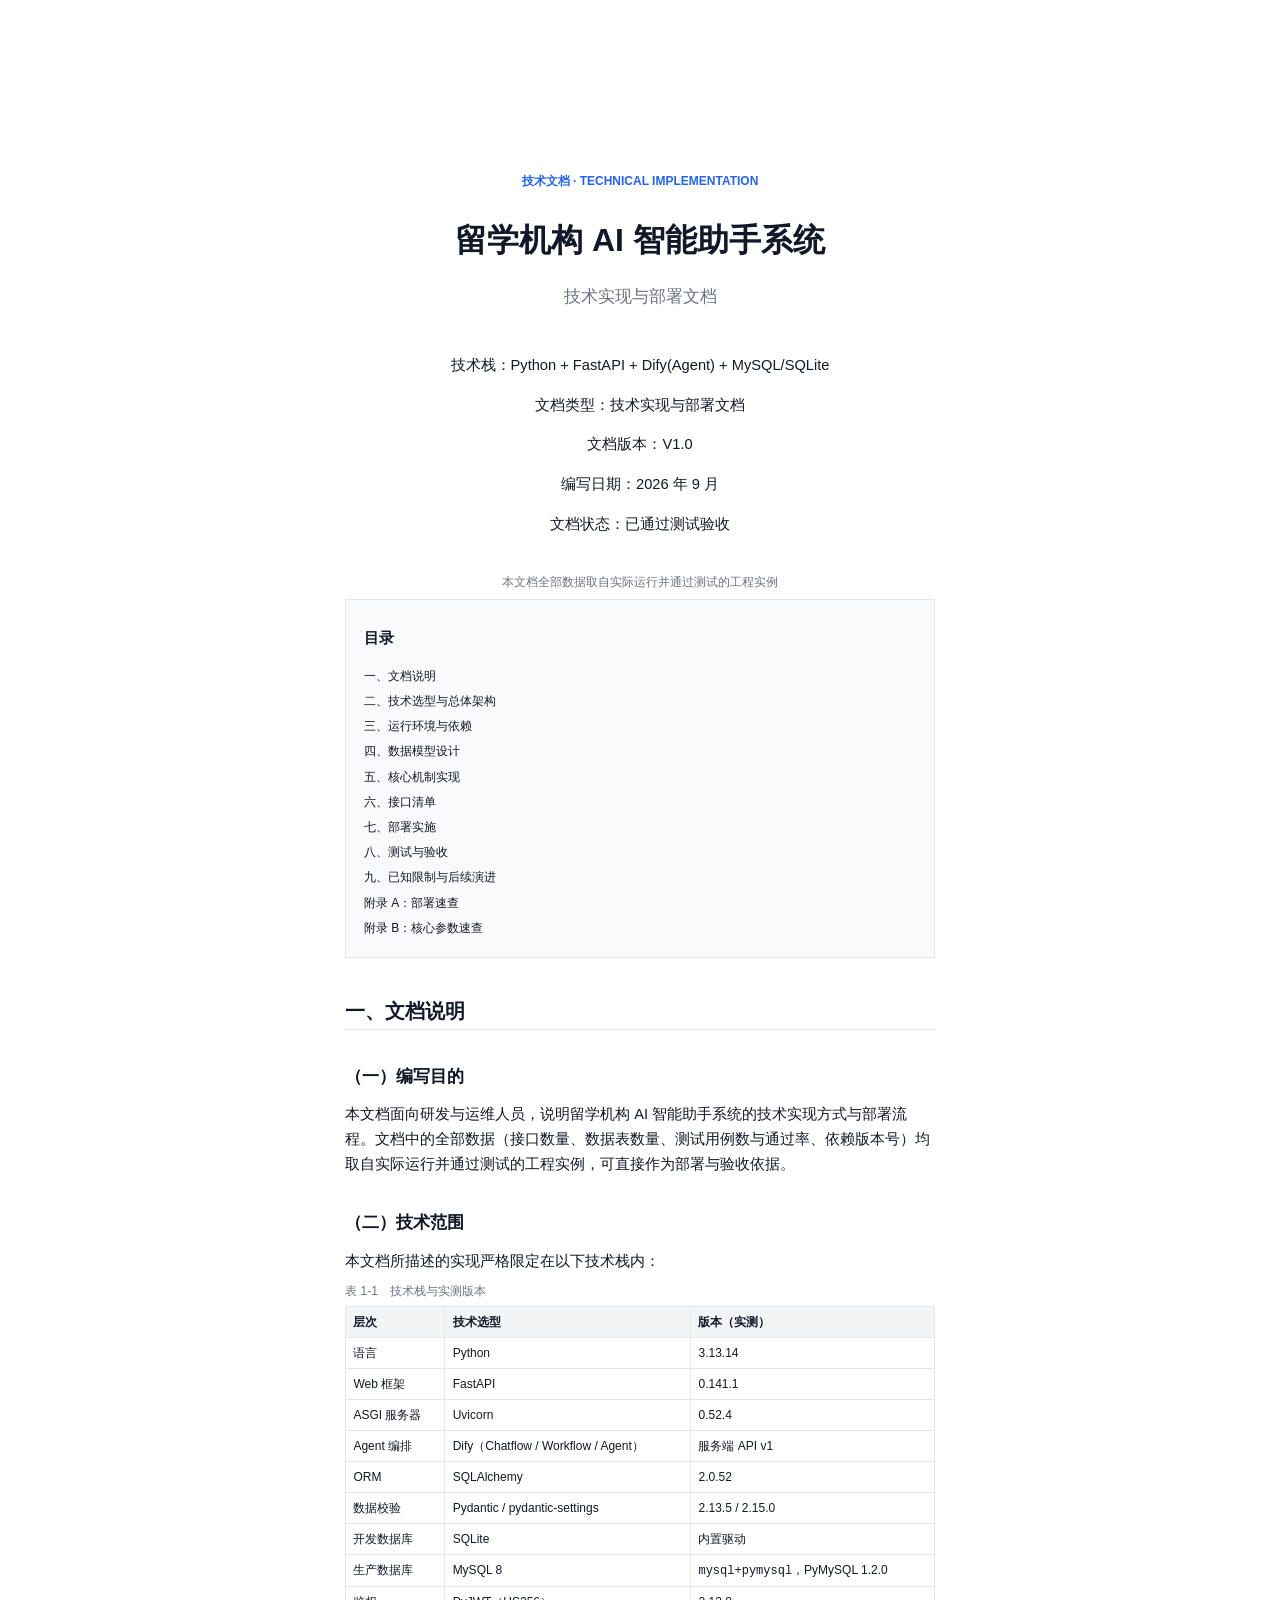
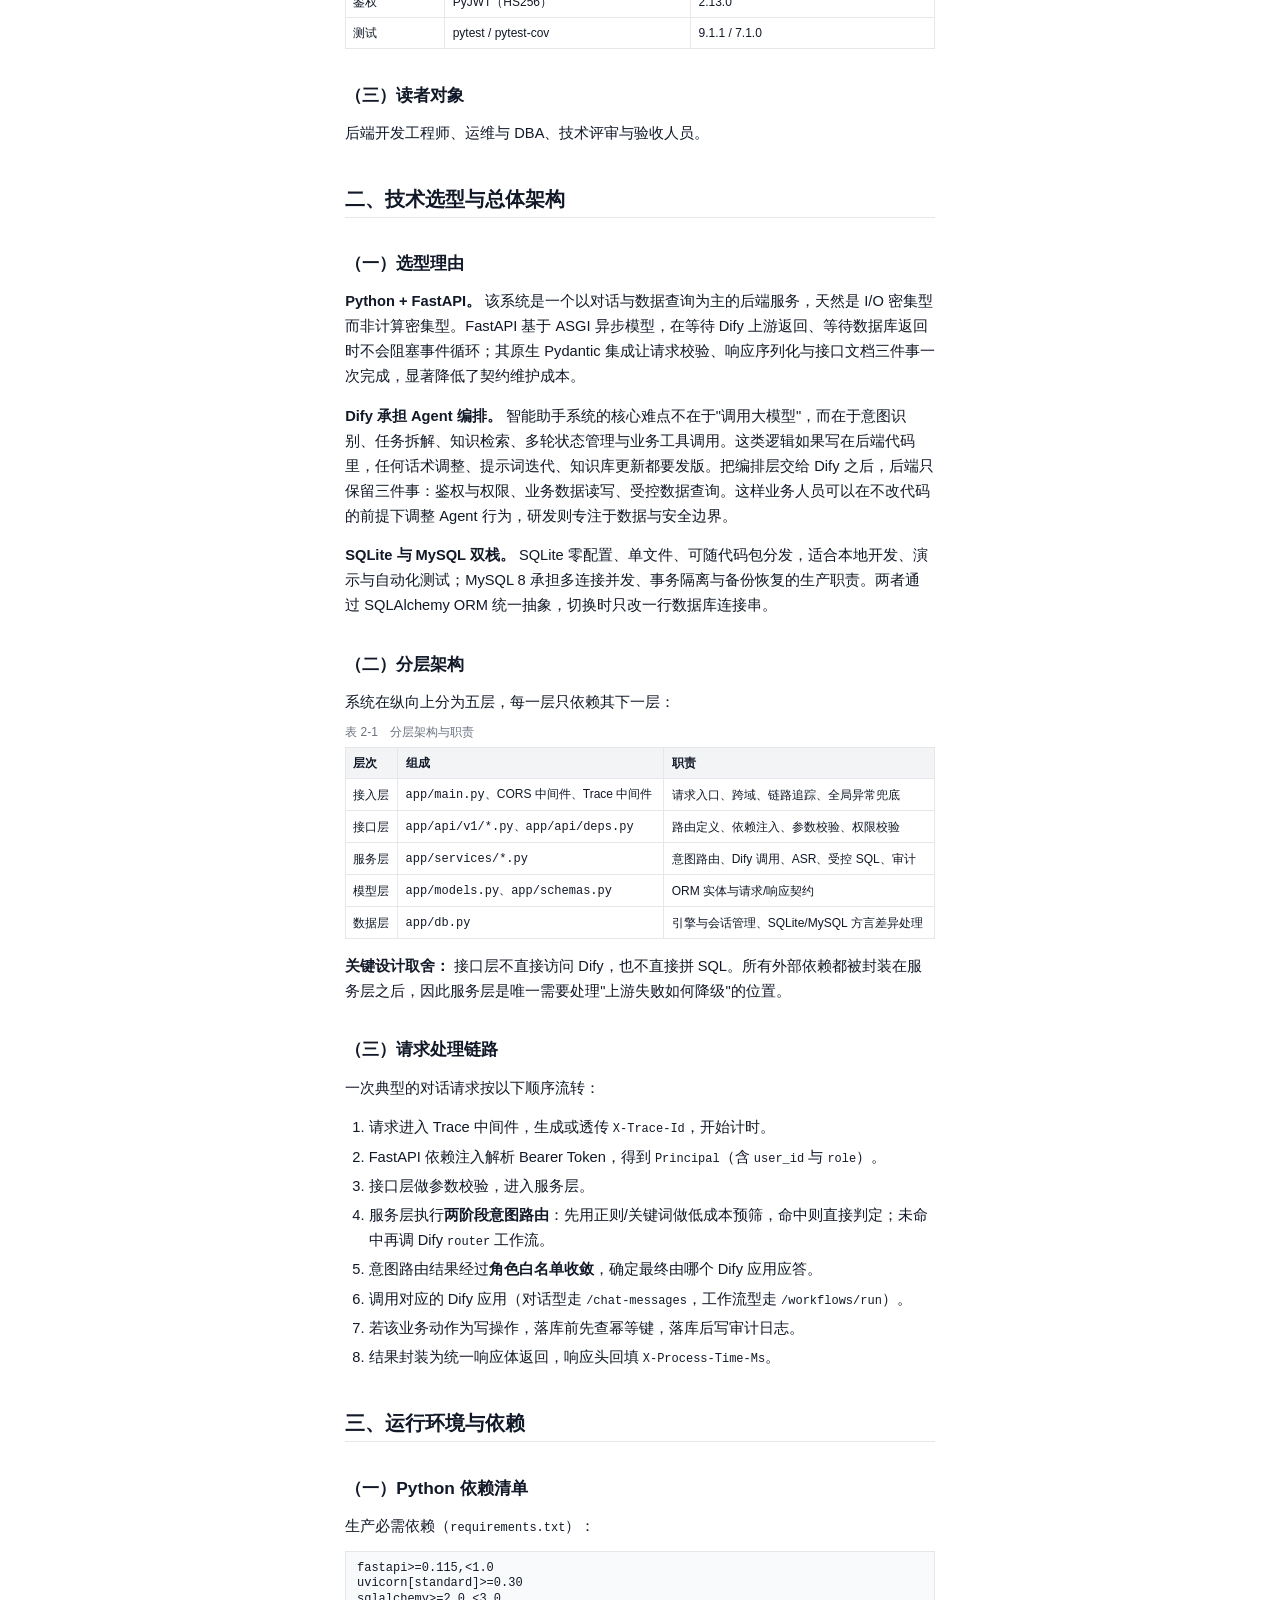
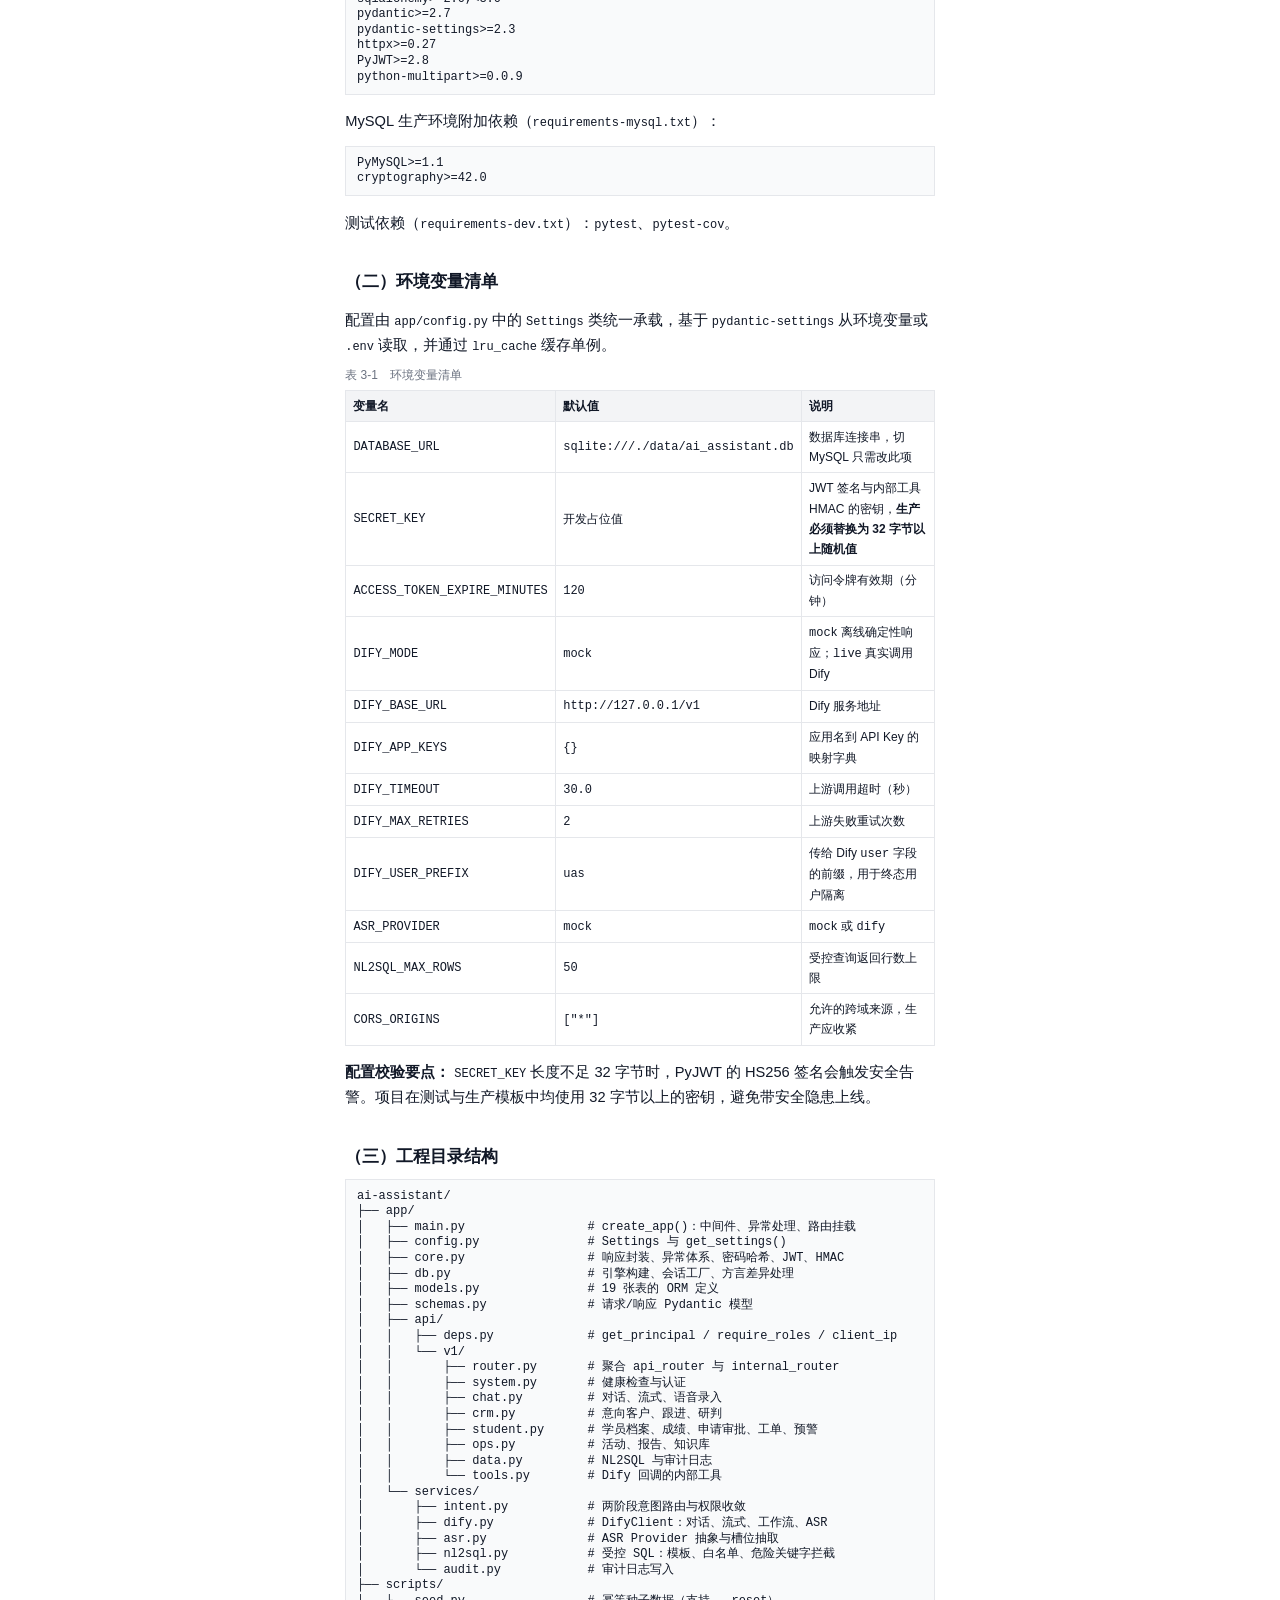
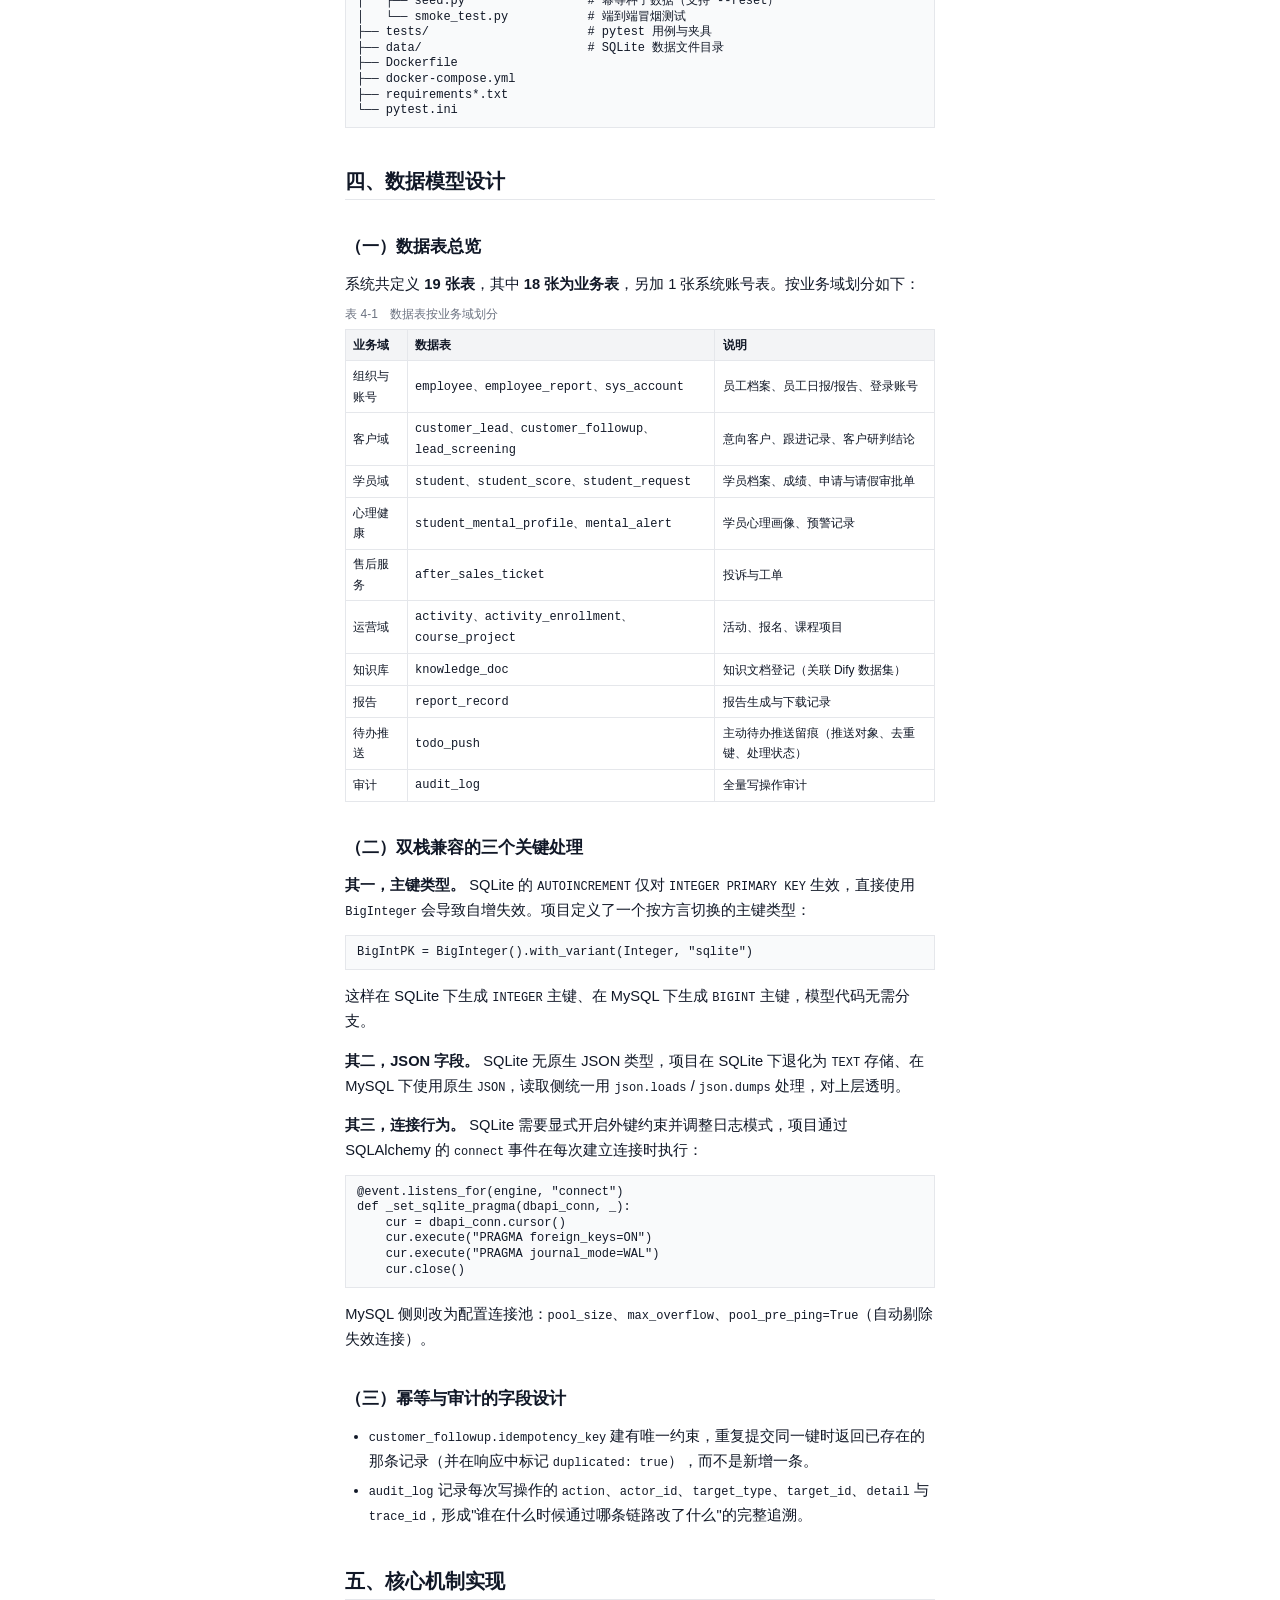
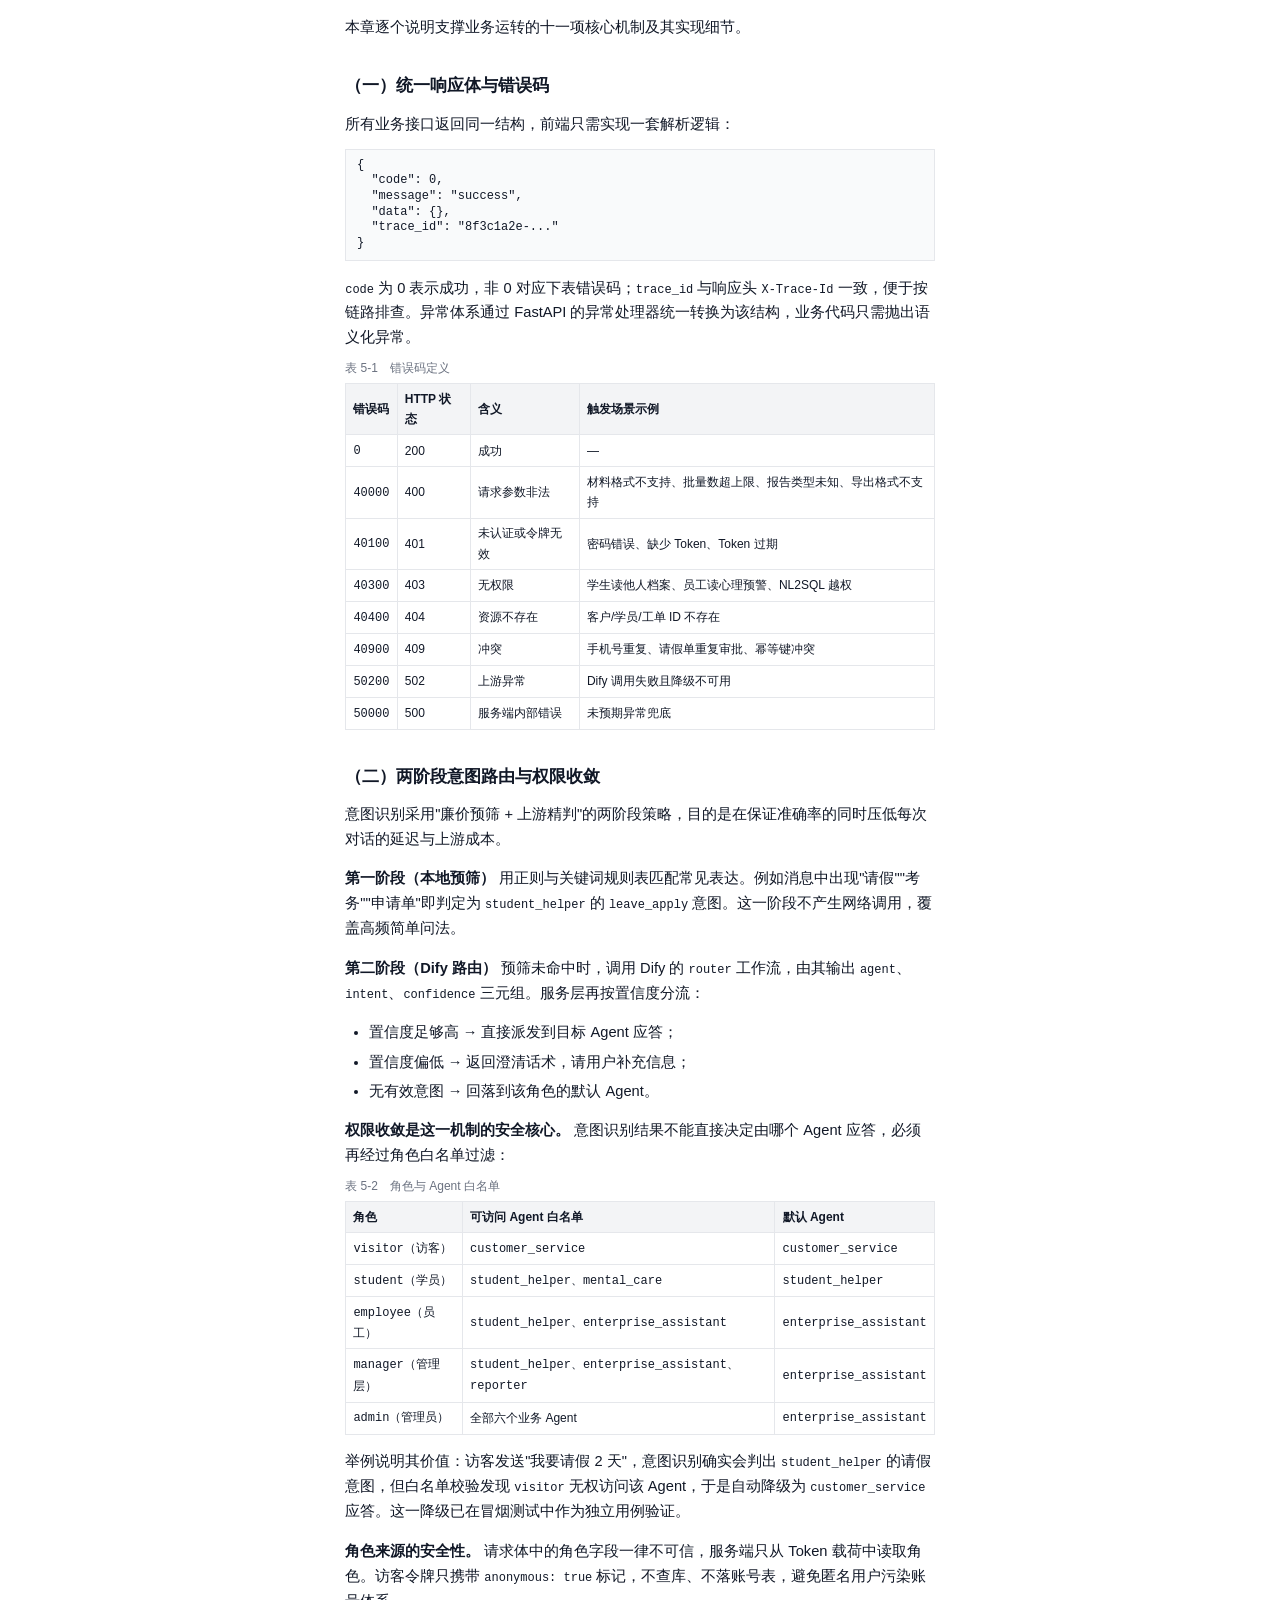
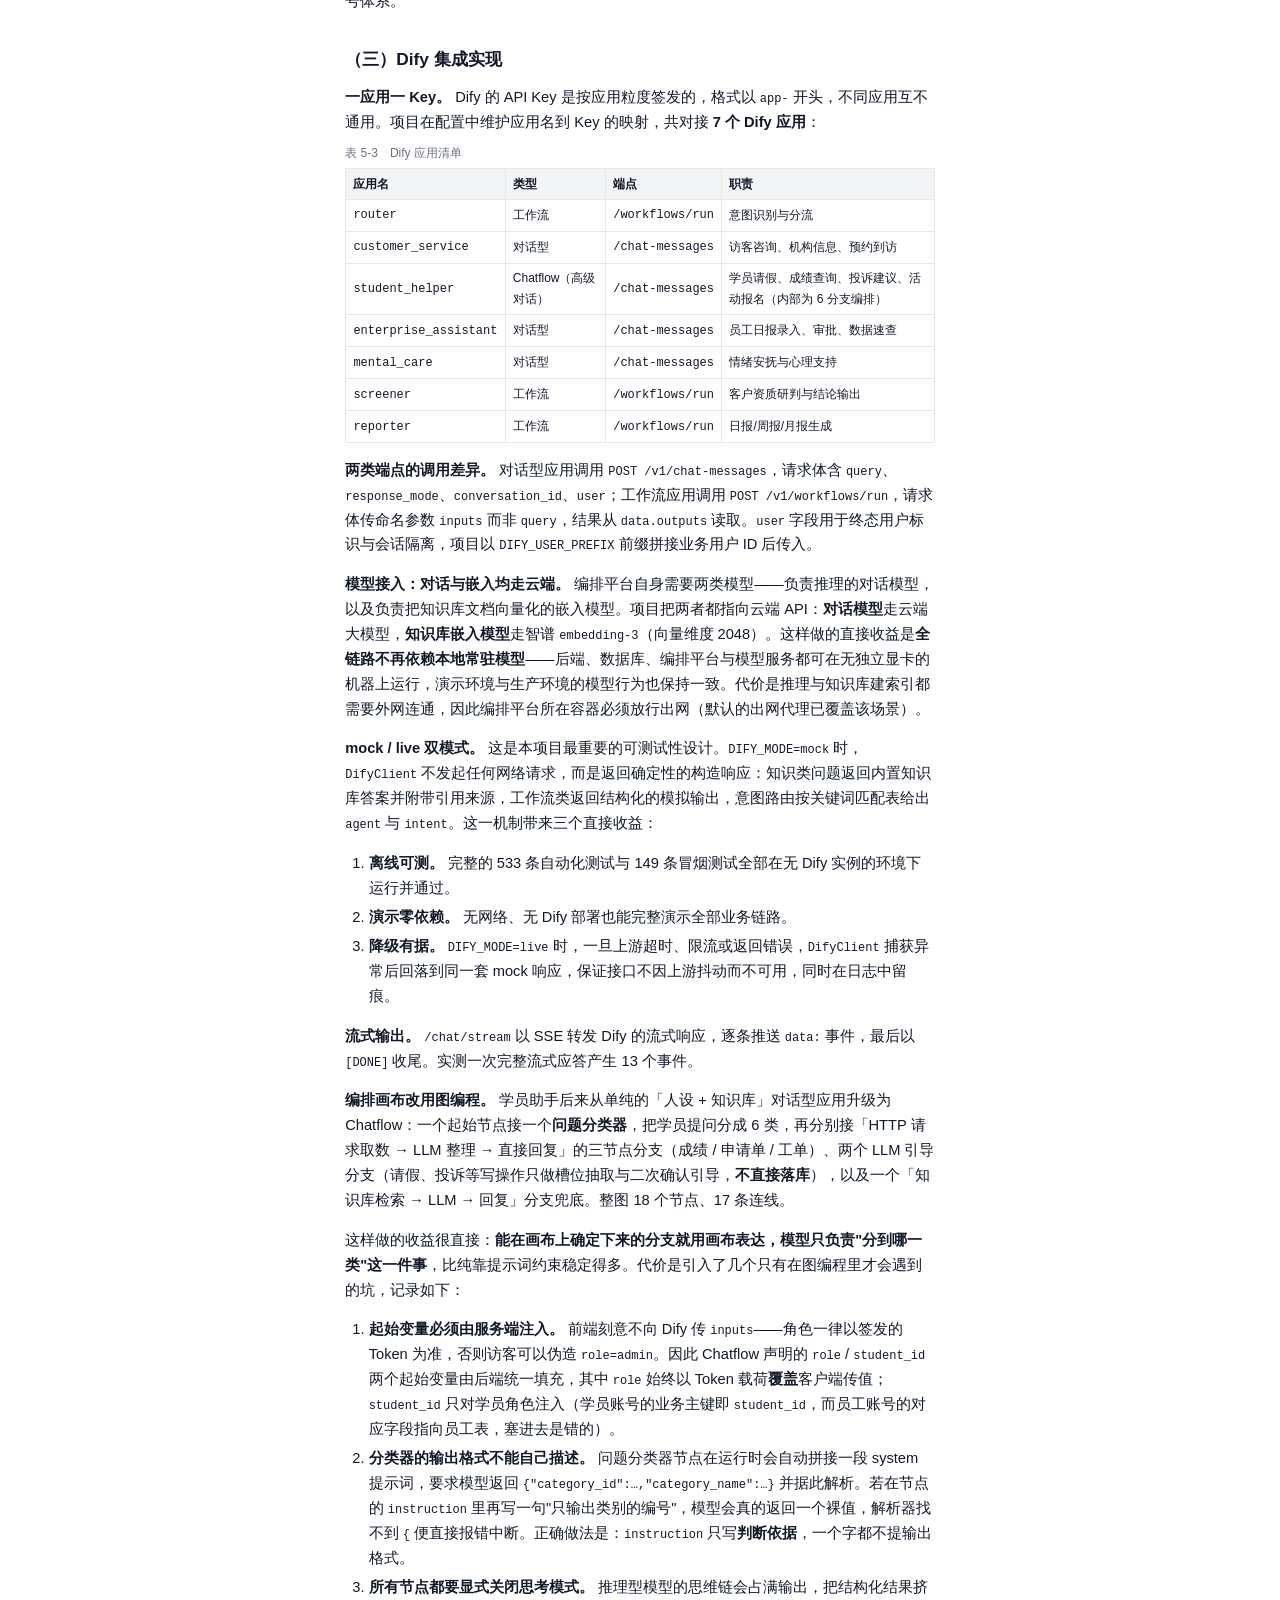
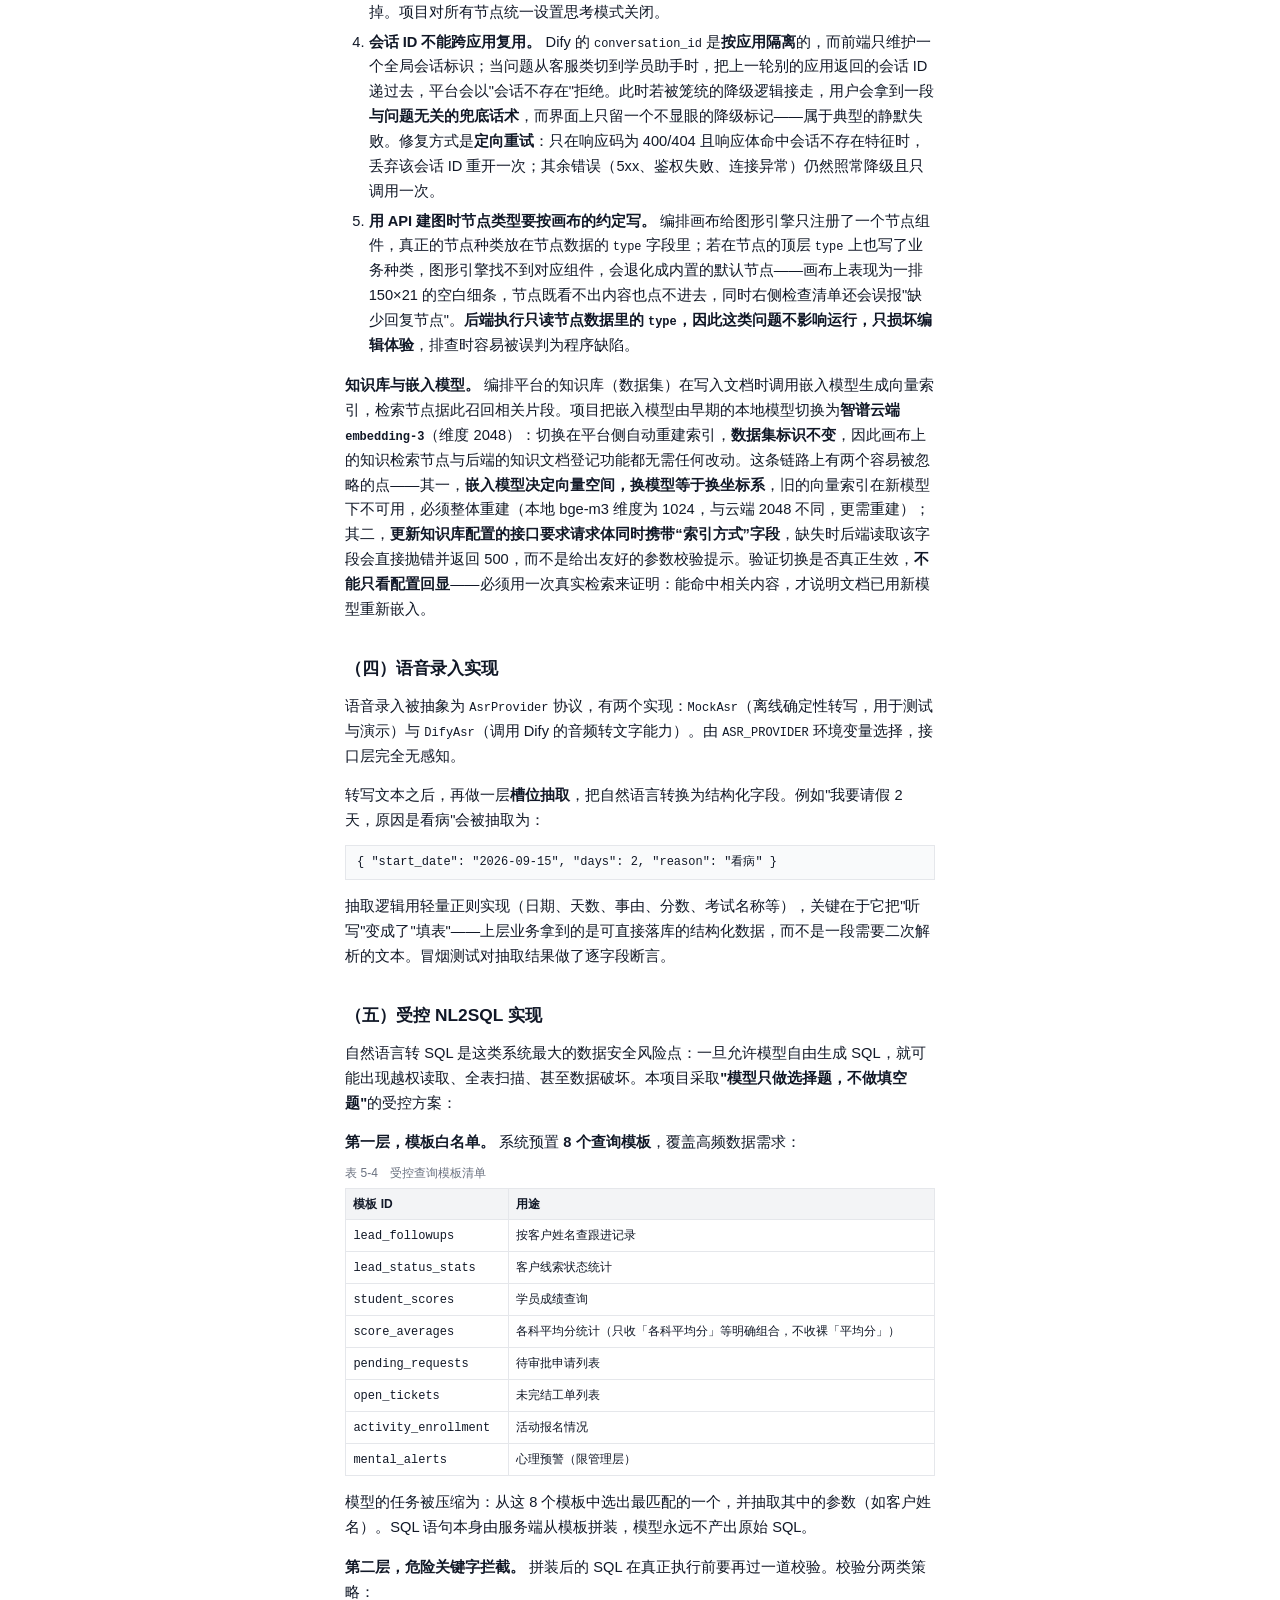
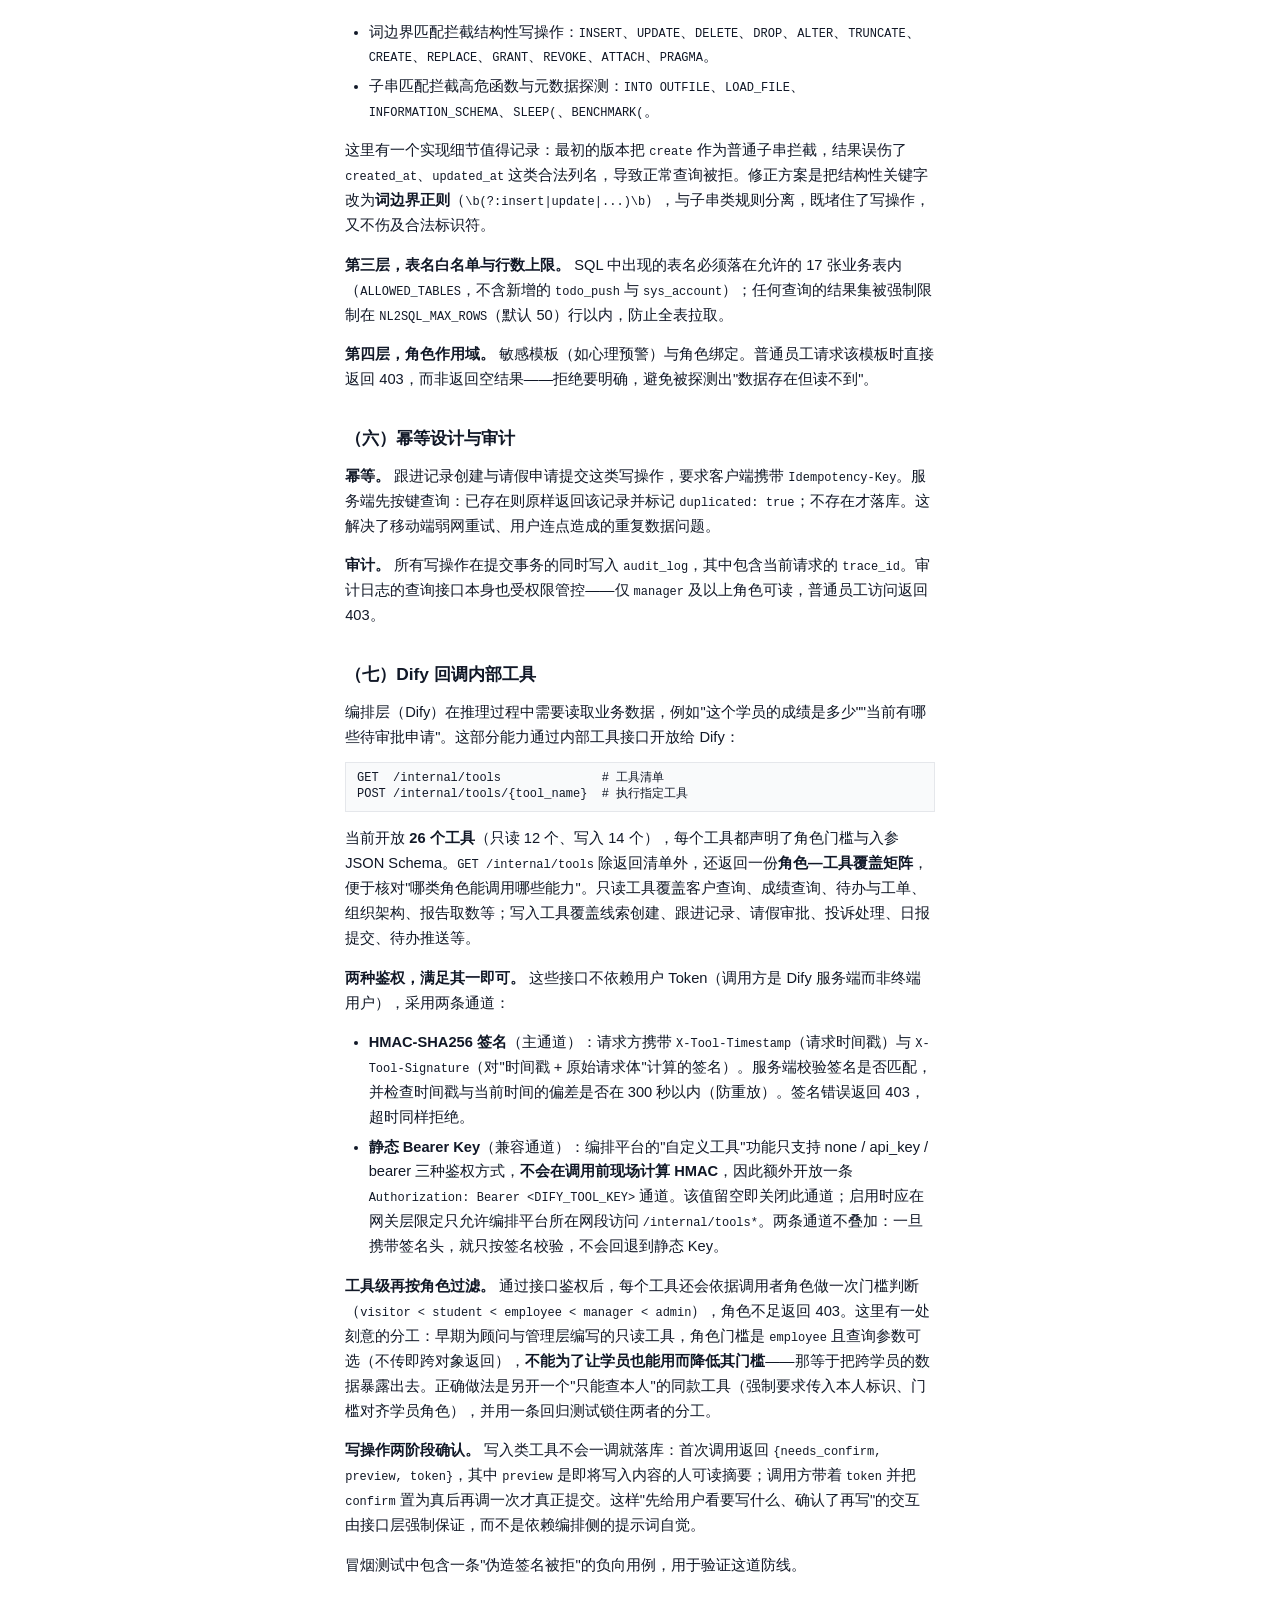
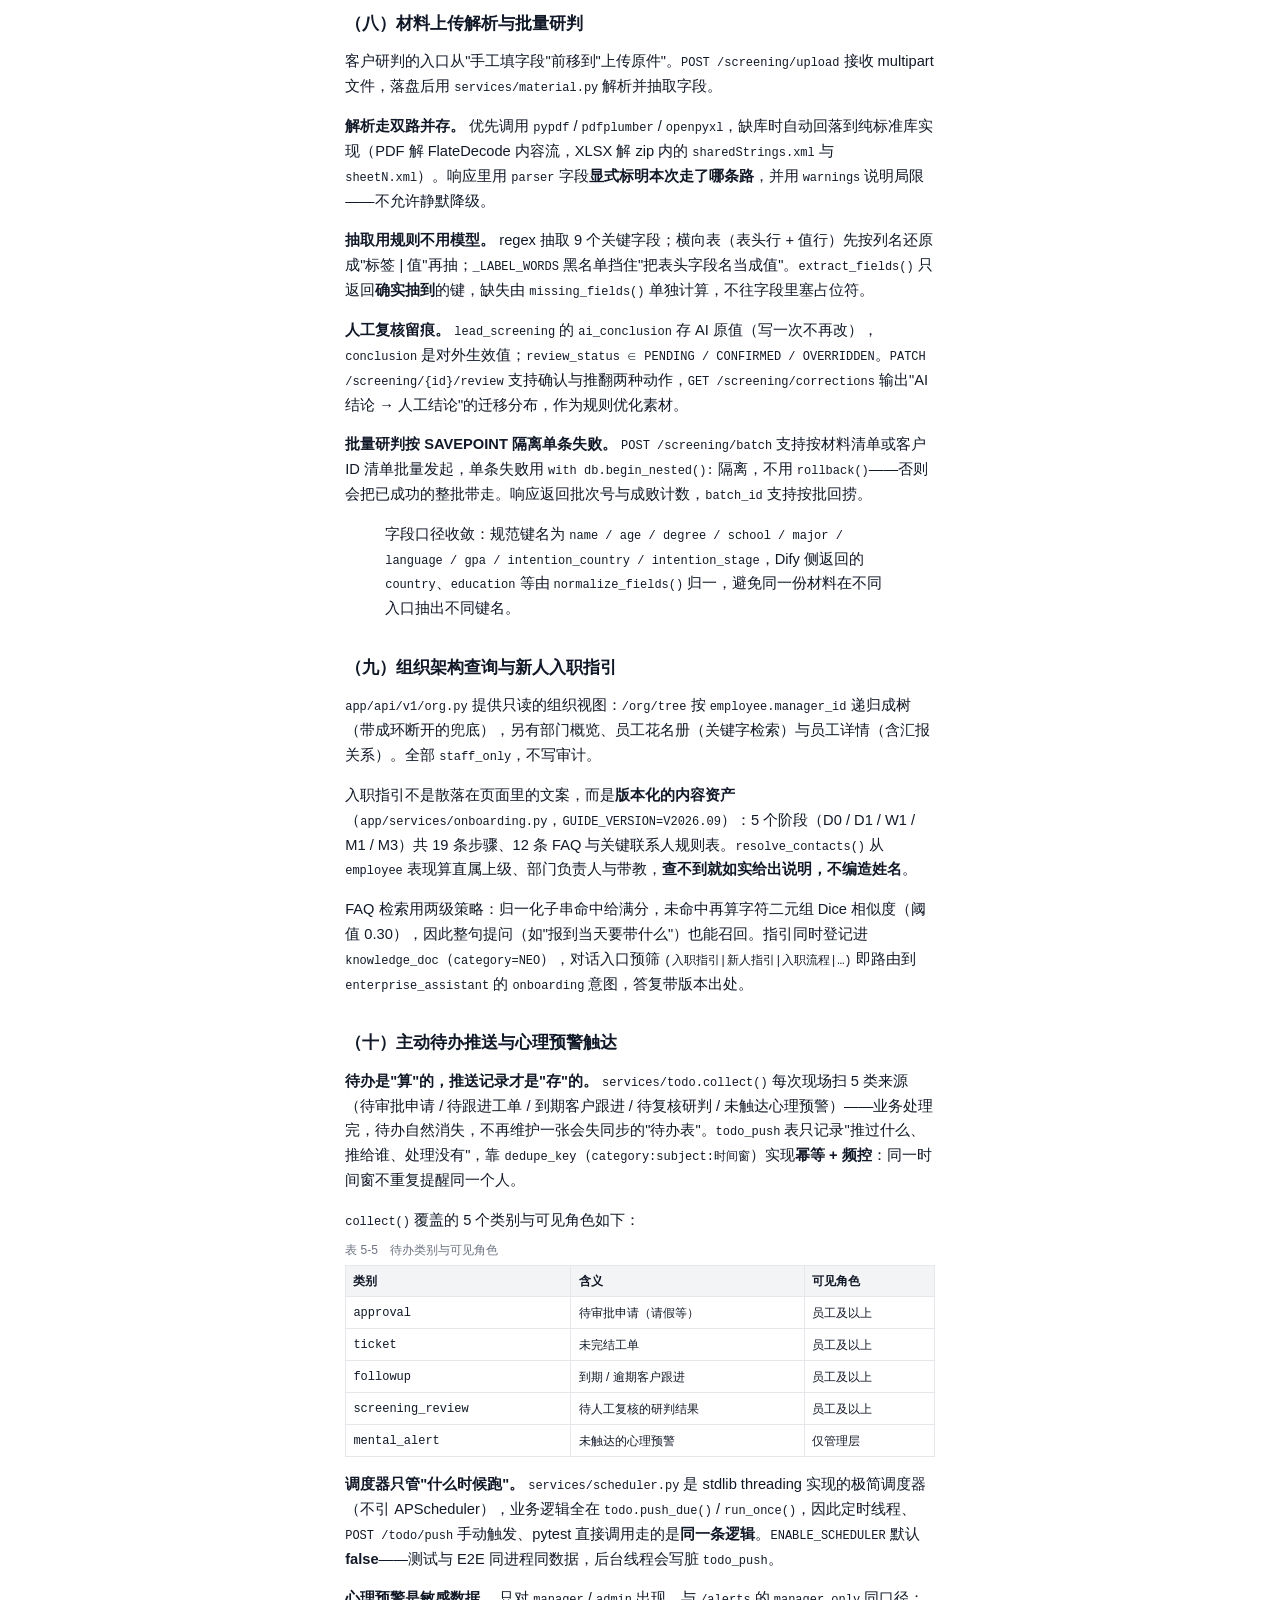
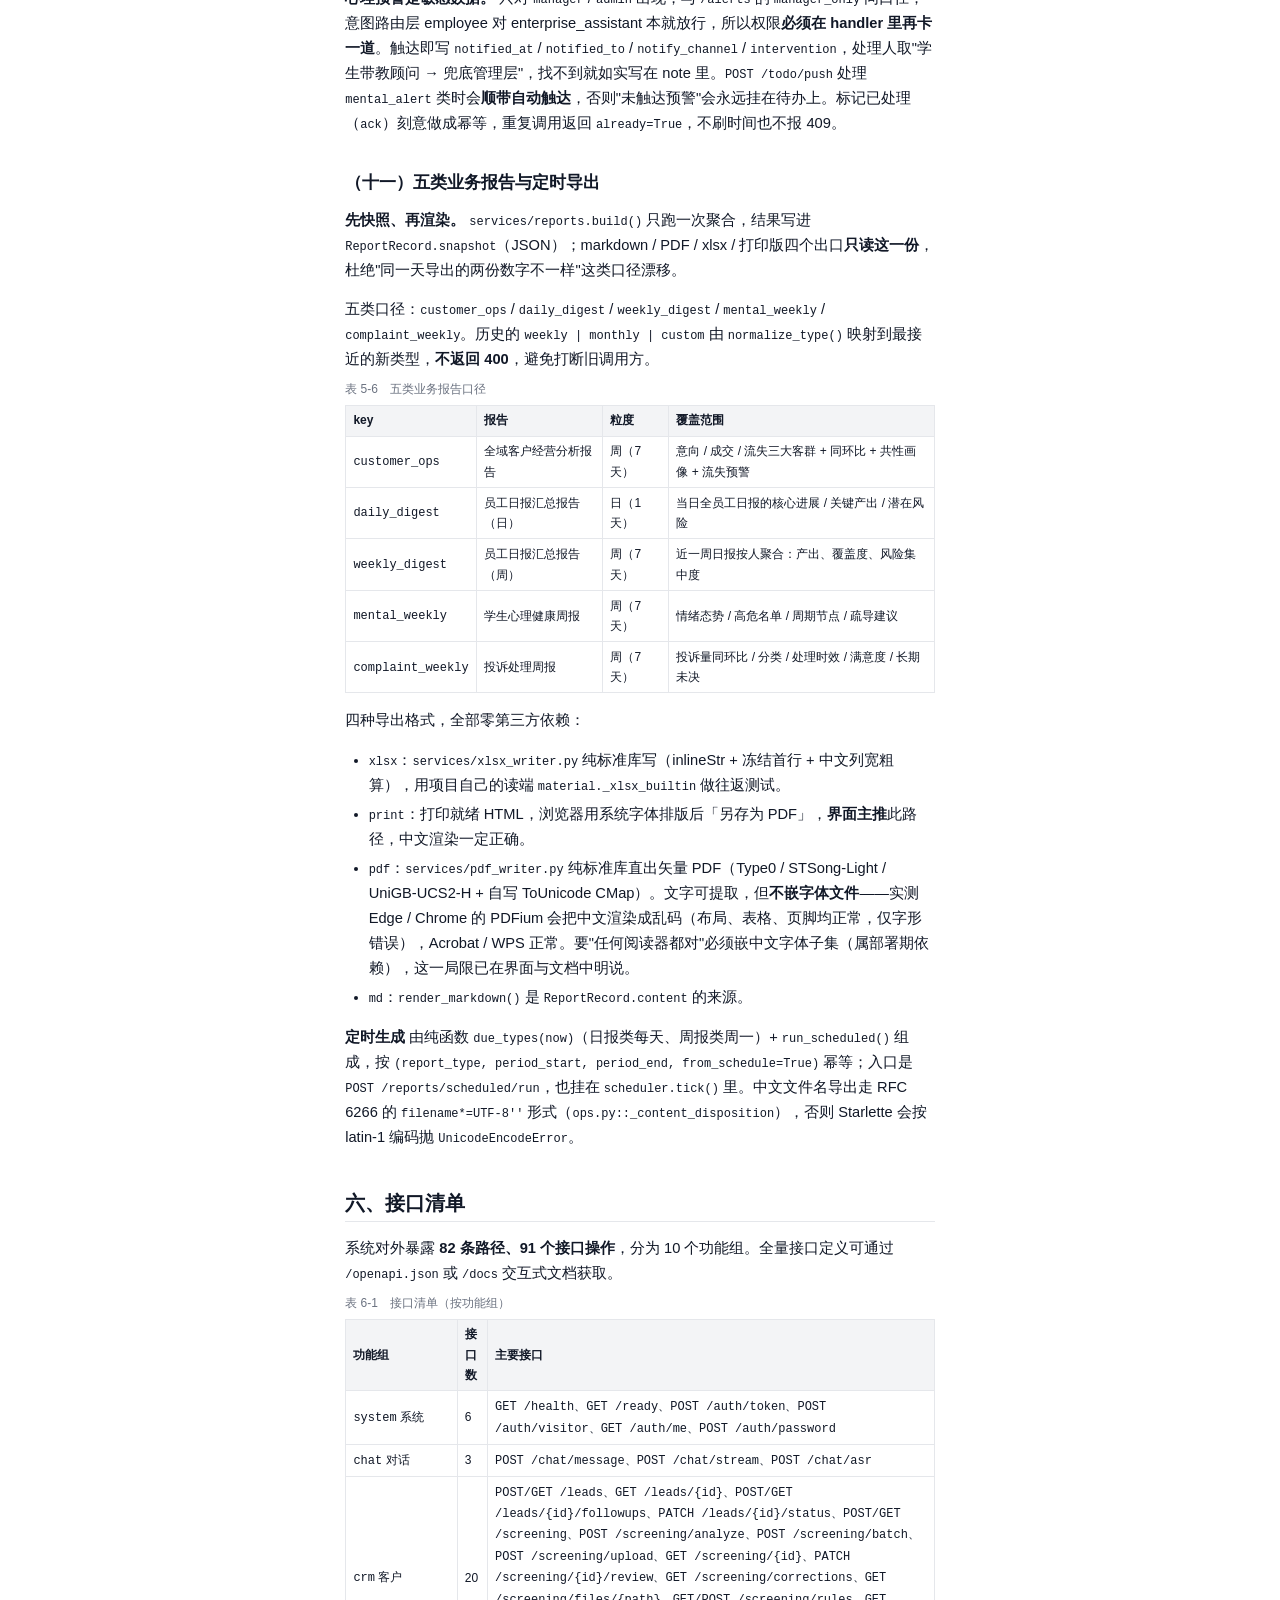
<file: 02-源代码/ai-assistant/docs/tech-doc-pipeline/stage2/formatted-留学机构AI智能助手系统技术实现与部署文档.html>
<!DOCTYPE html>
<html lang="zh-CN">
<head>
  <meta charset="UTF-8">
  <meta name="viewport" content="width=device-width, initial-scale=1.0">
  <meta name="docx-page-size" content="A4">
  <title>留学机构 AI 智能助手系统 —— 技术实现与部署文档</title>
  <style>
  :root {
    /* ===== Design Tokens (modern-minimal) ===== */
    --typography-fontFamily-heading: PingFang SC, 苹方-简, 微软雅黑, sans-serif;
    --typography-fontFamily-body: PingFang SC, 苹方-简, 微软雅黑, sans-serif;
    --typography-fontFamily-bodyLatin: Inter, Helvetica Neue, Arial, sans-serif;
    --typography-fontFamily-code: JetBrains Mono, Fira Code, Consolas, monospace;
    --typography-fontSize-title: 24pt;
    --typography-fontSize-h1: 18pt;
    --typography-fontSize-h2: 15pt;
    --typography-fontSize-h3: 13pt;
    --typography-fontSize-body: 11pt;
    --typography-fontSize-small: 9pt;
    --typography-fontSize-caption: 9pt;
    --typography-lineHeight-title: 1.4;
    --typography-lineHeight-body: 1.7;
    --typography-lineHeight-heading: 1.3;
    --typography-fontWeight-heading: 600;
    --typography-fontWeight-body: 400;
    --color-primary: #2563EB;
    --color-text: #111827;
    --color-textSecondary: #6B7280;
    --color-heading: #111827;
    --color-border: #E5E7EB;
    --color-divider: #F3F4F6;
    --color-background: #FFFFFF;
    --color-codeBackground: #F9FAFB;
    --color-highlight: #FEF3C7;
    /* 间距刻度 */
    --spacing-xxs: 0.25em;
    --spacing-2xs: 0.3em;
    --spacing-xs: 0.35em;
    --spacing-sm: 0.4em;
    --spacing-paragraph: 0.5em;
    --spacing-paragraphAfter: 0.5em;
    --spacing-lg: 0.6em;
    --spacing-xl: 0.7em;
    --spacing-2xl: 0.8em;
    --spacing-3xl: 0.9em;
    --spacing-4xl: 1.2em;
    --spacing-5xl: 1.6em;
    --spacing-sectionGap: 2em;
    --spacing-6xl: 2.4em;
    --spacing-7xl: 3em;
    --spacing-listItemGap: 0.4em;
    --layout-marginTop: 2.5cm;
    --layout-marginBottom: 2.0cm;
    --layout-marginLeft: 2.5cm;
    --layout-marginRight: 2.5cm;
    --layout-pageSize: A4;
    --layout-coverPaddingTop: 4cm;

    /* ===== 本地别名 ===== */
    --fs-title: var(--typography-fontSize-title);
    --fs-h1: var(--typography-fontSize-h1);
    --fs-h2: var(--typography-fontSize-h2);
    --fs-h3: var(--typography-fontSize-h3);
    --fs-body: var(--typography-fontSize-body);
    --fs-small: var(--typography-fontSize-small);
    --fs-caption: var(--typography-fontSize-caption);
    --ff-heading: var(--typography-fontFamily-heading);
    --ff-body: var(--typography-fontFamily-body);
    --ff-mono: var(--typography-fontFamily-code);
    --lh-body: var(--typography-lineHeight-body);
    --lh-heading: var(--typography-lineHeight-heading);
    --lh-title: var(--typography-lineHeight-title);
    --lh-code: var(--typography-lineHeight-heading);
    --fw-bold: var(--typography-fontWeight-heading);
    --fw-normal: var(--typography-fontWeight-body);
    --color-muted: var(--color-textSecondary);
    --color-bg: var(--color-background);
    --color-code-bg: var(--color-codeBackground);
    --color-table-head: var(--color-divider);
    --spacing-md: var(--spacing-paragraph);
    --spacing-section: var(--spacing-sectionGap);
    --spacing-block: var(--spacing-paragraphAfter);
    --margin-page: var(--layout-marginTop);
    --page-content-width: 15.6cm;
    --border-rule: 1px solid var(--color-border);
    --border-accent: 3px solid var(--color-primary);
  }

  * { box-sizing: border-box; }

  @page { @bottom-center { content: counter(page); } }
  @page cover { @bottom-center { content: none; } }
  section[role="cover"] { page: cover; }

  body {
    font-family: var(--ff-body);
    font-size: var(--fs-body);
    line-height: var(--lh-body);
    color: var(--color-text);
    background: var(--color-bg);
    max-width: var(--page-content-width);
    margin-left: auto;
    margin-right: auto;
  }

  section[role="cover"] { padding-top: var(--layout-coverPaddingTop); }

  .cover-eyebrow {
    text-align: center;
    font-family: var(--ff-heading);
    font-size: var(--fs-small);
    font-weight: var(--fw-bold);
    color: var(--color-primary);
    margin-bottom: var(--spacing-4xl);
  }
  section[role="cover"] > h1 {
    text-align: center;
    font-family: var(--ff-heading);
    font-size: var(--fs-title);
    font-weight: var(--fw-bold);
    line-height: var(--lh-title);
    color: var(--color-heading);
    margin-bottom: var(--spacing-lg);
  }
  .cover-subtitle {
    text-align: center;
    font-size: var(--fs-h3);
    color: var(--color-muted);
    margin-bottom: var(--spacing-6xl);
  }
  .cover-meta {
    text-align: center;
    font-size: var(--fs-body);
    color: var(--color-text);
    margin-bottom: var(--spacing-sm);
  }
  .cover-note {
    text-align: center;
    font-size: var(--fs-small);
    color: var(--color-muted);
    margin-top: var(--spacing-7xl);
  }

  h2, h3, h4 {
    font-family: var(--ff-heading);
    line-height: var(--lh-heading);
    font-weight: var(--fw-bold);
    color: var(--color-heading);
    margin-top: var(--spacing-section);
    margin-bottom: var(--spacing-paragraph);
  }
  h2 {
    font-size: var(--fs-h2);
    padding-bottom: var(--spacing-xxs);
    border-bottom: var(--border-rule);
  }
  h3 { font-size: var(--fs-h3); }
  h4 { font-size: var(--fs-body); }

  p { margin-bottom: var(--spacing-paragraph); }
  strong { font-weight: var(--fw-bold); }

  ul, ol { padding-left: var(--spacing-5xl); margin-bottom: var(--spacing-block); }
  li { margin-bottom: var(--spacing-2xs); }

  table { border-collapse: collapse; width: 100%; margin-bottom: var(--spacing-block); }
  th, td {
    padding: var(--spacing-sm) var(--spacing-lg);
    border: var(--border-rule);
    font-size: var(--fs-small);
  }
  th { font-weight: var(--fw-bold); background: var(--color-table-head); text-align: left; }
  caption {
    font-size: var(--fs-caption);
    color: var(--color-muted);
    margin-bottom: var(--spacing-sm);
    text-align: left;
  }

  pre {
    font-family: var(--ff-mono);
    font-size: var(--fs-small);
    line-height: var(--lh-code);
    background: var(--color-code-bg);
    border: var(--border-rule);
    padding: var(--spacing-xl) var(--spacing-3xl);
    margin-bottom: var(--spacing-block);
    white-space: pre-wrap;
  }
  code { font-family: var(--ff-mono); font-size: var(--fs-small); }

  .callout-info {
    border-left: var(--border-accent);
    padding: var(--spacing-md) var(--spacing-2xl);
    margin-bottom: var(--spacing-block);
  }

  nav.doc-toc {
    margin-bottom: var(--spacing-section);
    padding: var(--spacing-2xl) var(--spacing-4xl);
    background: var(--color-code-bg);
    border: var(--border-rule);
  }
  .toc-title {
    font-family: var(--ff-heading);
    font-weight: var(--fw-bold);
    color: var(--color-heading);
    margin-bottom: var(--spacing-sm);
  }
  .toc-list, .toc-list ol, .toc-list ul {
    list-style: none;
    list-style-type: none;
    padding-left: var(--spacing-indent, 0);
  }
  .toc-list li {
    margin-bottom: var(--spacing-sm);
    font-size: var(--fs-small);
  }

  .chapter { margin-bottom: var(--spacing-section); }
  </style>
</head>
<body>

<section role="cover">
  <p class="cover-eyebrow">技术文档 · TECHNICAL IMPLEMENTATION</p>
  <h1>留学机构 AI 智能助手系统</h1>
  <p class="cover-subtitle">技术实现与部署文档</p>
  <p class="cover-meta">技术栈：Python + FastAPI + Dify(Agent) + MySQL/SQLite</p>
  <p class="cover-meta">文档类型：技术实现与部署文档</p>
  <p class="cover-meta">文档版本：V1.0</p>
  <p class="cover-meta">编写日期：2026 年 9 月</p>
  <p class="cover-meta">文档状态：已通过测试验收</p>
  <p class="cover-note">本文档全部数据取自实际运行并通过测试的工程实例</p>
</section>

<section role="body" data-page-restart="1">

  <nav class="doc-toc" aria-label="文档目录">
    <p class="toc-title">目录</p>
    <ol class="toc-list">
      <li>一、文档说明</li>
      <li>二、技术选型与总体架构</li>
      <li>三、运行环境与依赖</li>
      <li>四、数据模型设计</li>
      <li>五、核心机制实现</li>
      <li>六、接口清单</li>
      <li>七、部署实施</li>
      <li>八、测试与验收</li>
      <li>九、已知限制与后续演进</li>
      <li>附录 A：部署速查</li>
      <li>附录 B：核心参数速查</li>
    </ol>
  </nav>

  <div class="chapter" id="section-1">
    <h2>一、文档说明</h2>
    <h3>（一）编写目的</h3>
    <p>本文档面向研发与运维人员，说明留学机构 AI 智能助手系统的技术实现方式与部署流程。文档中的全部数据（接口数量、数据表数量、测试用例数与通过率、依赖版本号）均取自实际运行并通过测试的工程实例，可直接作为部署与验收依据。</p>
    <h3>（二）技术范围</h3>
    <p>本文档所描述的实现严格限定在以下技术栈内：</p>
    <table>
      <caption>表 1-1　技术栈与实测版本</caption>
      <thead>
        <tr><th>层次</th><th>技术选型</th><th>版本（实测）</th></tr>
      </thead>
      <tbody>
        <tr><td>语言</td><td>Python</td><td>3.13.14</td></tr>
        <tr><td>Web 框架</td><td>FastAPI</td><td>0.141.1</td></tr>
        <tr><td>ASGI 服务器</td><td>Uvicorn</td><td>0.52.4</td></tr>
        <tr><td>Agent 编排</td><td>Dify（Chatflow / Workflow / Agent）</td><td>服务端 API v1</td></tr>
        <tr><td>ORM</td><td>SQLAlchemy</td><td>2.0.52</td></tr>
        <tr><td>数据校验</td><td>Pydantic / pydantic-settings</td><td>2.13.5 / 2.15.0</td></tr>
        <tr><td>开发数据库</td><td>SQLite</td><td>内置驱动</td></tr>
        <tr><td>生产数据库</td><td>MySQL 8</td><td><code>mysql+pymysql</code>，PyMySQL 1.2.0</td></tr>
        <tr><td>鉴权</td><td>PyJWT（HS256）</td><td>2.13.0</td></tr>
        <tr><td>测试</td><td>pytest / pytest-cov</td><td>9.1.1 / 7.1.0</td></tr>
      </tbody>
    </table>
    <h3>（三）读者对象</h3>
    <p>后端开发工程师、运维与 DBA、技术评审与验收人员。</p>
  </div>
  <div class="chapter" id="section-2">
    <h2>二、技术选型与总体架构</h2>
    <h3>（一）选型理由</h3>
    <p><strong>Python + FastAPI。</strong> 该系统是一个以对话与数据查询为主的后端服务，天然是 I/O 密集型而非计算密集型。FastAPI 基于 ASGI 异步模型，在等待 Dify 上游返回、等待数据库返回时不会阻塞事件循环；其原生 Pydantic 集成让请求校验、响应序列化与接口文档三件事一次完成，显著降低了契约维护成本。</p>
    <p><strong>Dify 承担 Agent 编排。</strong> 智能助手系统的核心难点不在于"调用大模型"，而在于意图识别、任务拆解、知识检索、多轮状态管理与业务工具调用。这类逻辑如果写在后端代码里，任何话术调整、提示词迭代、知识库更新都要发版。把编排层交给 Dify 之后，后端只保留三件事：鉴权与权限、业务数据读写、受控数据查询。这样业务人员可以在不改代码的前提下调整 Agent 行为，研发则专注于数据与安全边界。</p>
    <p><strong>SQLite 与 MySQL 双栈。</strong> SQLite 零配置、单文件、可随代码包分发，适合本地开发、演示与自动化测试；MySQL 8 承担多连接并发、事务隔离与备份恢复的生产职责。两者通过 SQLAlchemy ORM 统一抽象，切换时只改一行数据库连接串。</p>
    <h3>（二）分层架构</h3>
    <p>系统在纵向上分为五层，每一层只依赖其下一层：</p>
    <table>
      <caption>表 2-1　分层架构与职责</caption>
      <thead>
        <tr><th>层次</th><th>组成</th><th>职责</th></tr>
      </thead>
      <tbody>
        <tr><td>接入层</td><td><code>app/main.py</code>、CORS 中间件、Trace 中间件</td><td>请求入口、跨域、链路追踪、全局异常兜底</td></tr>
        <tr><td>接口层</td><td><code>app/api/v1/*.py</code>、<code>app/api/deps.py</code></td><td>路由定义、依赖注入、参数校验、权限校验</td></tr>
        <tr><td>服务层</td><td><code>app/services/*.py</code></td><td>意图路由、Dify 调用、ASR、受控 SQL、审计</td></tr>
        <tr><td>模型层</td><td><code>app/models.py</code>、<code>app/schemas.py</code></td><td>ORM 实体与请求/响应契约</td></tr>
        <tr><td>数据层</td><td><code>app/db.py</code></td><td>引擎与会话管理、SQLite/MySQL 方言差异处理</td></tr>
      </tbody>
    </table>
    <p><strong>关键设计取舍：</strong> 接口层不直接访问 Dify，也不直接拼 SQL。所有外部依赖都被封装在服务层之后，因此服务层是唯一需要处理"上游失败如何降级"的位置。</p>
    <h3>（三）请求处理链路</h3>
    <p>一次典型的对话请求按以下顺序流转：</p>
    <ol><li>请求进入 Trace 中间件，生成或透传 <code>X-Trace-Id</code>，开始计时。</li><li>FastAPI 依赖注入解析 Bearer Token，得到 <code>Principal</code>（含 <code>user_id</code> 与 <code>role</code>）。</li><li>接口层做参数校验，进入服务层。</li><li>服务层执行<strong>两阶段意图路由</strong>：先用正则/关键词做低成本预筛，命中则直接判定；未命中再调 Dify <code>router</code> 工作流。</li><li>意图路由结果经过<strong>角色白名单收敛</strong>，确定最终由哪个 Dify 应用应答。</li><li>调用对应的 Dify 应用（对话型走 <code>/chat-messages</code>，工作流型走 <code>/workflows/run</code>）。</li><li>若该业务动作为写操作，落库前先查幂等键，落库后写审计日志。</li><li>结果封装为统一响应体返回，响应头回填 <code>X-Process-Time-Ms</code>。</li></ol>
  </div>
  <div class="chapter" id="section-3">
    <h2>三、运行环境与依赖</h2>
    <h3>（一）Python 依赖清单</h3>
    <p>生产必需依赖（<code>requirements.txt</code>）：</p>
    <pre>fastapi&gt;=0.115,&lt;1.0
uvicorn[standard]&gt;=0.30
sqlalchemy&gt;=2.0,&lt;3.0
pydantic&gt;=2.7
pydantic-settings&gt;=2.3
httpx&gt;=0.27
PyJWT&gt;=2.8
python-multipart&gt;=0.0.9</pre>
    <p>MySQL 生产环境附加依赖（<code>requirements-mysql.txt</code>）：</p>
    <pre>PyMySQL&gt;=1.1
cryptography&gt;=42.0</pre>
    <p>测试依赖（<code>requirements-dev.txt</code>）：<code>pytest</code>、<code>pytest-cov</code>。</p>
    <h3>（二）环境变量清单</h3>
    <p>配置由 <code>app/config.py</code> 中的 <code>Settings</code> 类统一承载，基于 <code>pydantic-settings</code> 从环境变量或 <code>.env</code> 读取，并通过 <code>lru_cache</code> 缓存单例。</p>
    <table>
      <caption>表 3-1　环境变量清单</caption>
      <thead>
        <tr><th>变量名</th><th>默认值</th><th>说明</th></tr>
      </thead>
      <tbody>
        <tr><td><code>DATABASE_URL</code></td><td><code>sqlite:///./data/ai_assistant.db</code></td><td>数据库连接串，切 MySQL 只需改此项</td></tr>
        <tr><td><code>SECRET_KEY</code></td><td>开发占位值</td><td>JWT 签名与内部工具 HMAC 的密钥，<strong>生产必须替换为 32 字节以上随机值</strong></td></tr>
        <tr><td><code>ACCESS_TOKEN_EXPIRE_MINUTES</code></td><td><code>120</code></td><td>访问令牌有效期（分钟）</td></tr>
        <tr><td><code>DIFY_MODE</code></td><td><code>mock</code></td><td><code>mock</code> 离线确定性响应；<code>live</code> 真实调用 Dify</td></tr>
        <tr><td><code>DIFY_BASE_URL</code></td><td><code>http://127.0.0.1/v1</code></td><td>Dify 服务地址</td></tr>
        <tr><td><code>DIFY_APP_KEYS</code></td><td><code>{}</code></td><td>应用名到 API Key 的映射字典</td></tr>
        <tr><td><code>DIFY_TIMEOUT</code></td><td><code>30.0</code></td><td>上游调用超时（秒）</td></tr>
        <tr><td><code>DIFY_MAX_RETRIES</code></td><td><code>2</code></td><td>上游失败重试次数</td></tr>
        <tr><td><code>DIFY_USER_PREFIX</code></td><td><code>uas</code></td><td>传给 Dify <code>user</code> 字段的前缀，用于终态用户隔离</td></tr>
        <tr><td><code>ASR_PROVIDER</code></td><td><code>mock</code></td><td><code>mock</code> 或 <code>dify</code></td></tr>
        <tr><td><code>NL2SQL_MAX_ROWS</code></td><td><code>50</code></td><td>受控查询返回行数上限</td></tr>
        <tr><td><code>CORS_ORIGINS</code></td><td><code>["*"]</code></td><td>允许的跨域来源，生产应收紧</td></tr>
      </tbody>
    </table>
    <p><strong>配置校验要点：</strong> <code>SECRET_KEY</code> 长度不足 32 字节时，PyJWT 的 HS256 签名会触发安全告警。项目在测试与生产模板中均使用 32 字节以上的密钥，避免带安全隐患上线。</p>
    <h3>（三）工程目录结构</h3>
    <pre>ai-assistant/
├── app/
│   ├── main.py                 # create_app()：中间件、异常处理、路由挂载
│   ├── config.py               # Settings 与 get_settings()
│   ├── core.py                 # 响应封装、异常体系、密码哈希、JWT、HMAC
│   ├── db.py                   # 引擎构建、会话工厂、方言差异处理
│   ├── models.py               # 19 张表的 ORM 定义
│   ├── schemas.py              # 请求/响应 Pydantic 模型
│   ├── api/
│   │   ├── deps.py             # get_principal / require_roles / client_ip
│   │   └── v1/
│   │       ├── router.py       # 聚合 api_router 与 internal_router
│   │       ├── system.py       # 健康检查与认证
│   │       ├── chat.py         # 对话、流式、语音录入
│   │       ├── crm.py          # 意向客户、跟进、研判
│   │       ├── student.py      # 学员档案、成绩、申请审批、工单、预警
│   │       ├── ops.py          # 活动、报告、知识库
│   │       ├── data.py         # NL2SQL 与审计日志
│   │       └── tools.py        # Dify 回调的内部工具
│   └── services/
│       ├── intent.py           # 两阶段意图路由与权限收敛
│       ├── dify.py             # DifyClient：对话、流式、工作流、ASR
│       ├── asr.py              # ASR Provider 抽象与槽位抽取
│       ├── nl2sql.py           # 受控 SQL：模板、白名单、危险关键字拦截
│       └── audit.py            # 审计日志写入
├── scripts/
│   ├── seed.py                 # 幂等种子数据（支持 --reset）
│   └── smoke_test.py           # 端到端冒烟测试
├── tests/                      # pytest 用例与夹具
├── data/                       # SQLite 数据文件目录
├── Dockerfile
├── docker-compose.yml
├── requirements*.txt
└── pytest.ini</pre>
  </div>
  <div class="chapter" id="section-4">
    <h2>四、数据模型设计</h2>
    <h3>（一）数据表总览</h3>
    <p>系统共定义 <strong>19 张表</strong>，其中 <strong>18 张为业务表</strong>，另加 1 张系统账号表。按业务域划分如下：</p>
    <table>
      <caption>表 4-1　数据表按业务域划分</caption>
      <thead>
        <tr><th>业务域</th><th>数据表</th><th>说明</th></tr>
      </thead>
      <tbody>
        <tr><td>组织与账号</td><td><code>employee</code>、<code>employee_report</code>、<code>sys_account</code></td><td>员工档案、员工日报/报告、登录账号</td></tr>
        <tr><td>客户域</td><td><code>customer_lead</code>、<code>customer_followup</code>、<code>lead_screening</code></td><td>意向客户、跟进记录、客户研判结论</td></tr>
        <tr><td>学员域</td><td><code>student</code>、<code>student_score</code>、<code>student_request</code></td><td>学员档案、成绩、申请与请假审批单</td></tr>
        <tr><td>心理健康</td><td><code>student_mental_profile</code>、<code>mental_alert</code></td><td>学员心理画像、预警记录</td></tr>
        <tr><td>售后服务</td><td><code>after_sales_ticket</code></td><td>投诉与工单</td></tr>
        <tr><td>运营域</td><td><code>activity</code>、<code>activity_enrollment</code>、<code>course_project</code></td><td>活动、报名、课程项目</td></tr>
        <tr><td>知识库</td><td><code>knowledge_doc</code></td><td>知识文档登记（关联 Dify 数据集）</td></tr>
        <tr><td>报告</td><td><code>report_record</code></td><td>报告生成与下载记录</td></tr>
        <tr><td>待办推送</td><td><code>todo_push</code></td><td>主动待办推送留痕（推送对象、去重键、处理状态）</td></tr>
        <tr><td>审计</td><td><code>audit_log</code></td><td>全量写操作审计</td></tr>
      </tbody>
    </table>
    <h3>（二）双栈兼容的三个关键处理</h3>
    <p><strong>其一，主键类型。</strong> SQLite 的 <code>AUTOINCREMENT</code> 仅对 <code>INTEGER PRIMARY KEY</code> 生效，直接使用 <code>BigInteger</code> 会导致自增失效。项目定义了一个按方言切换的主键类型：</p>
    <pre>BigIntPK = BigInteger().with_variant(Integer, "sqlite")</pre>
    <p>这样在 SQLite 下生成 <code>INTEGER</code> 主键、在 MySQL 下生成 <code>BIGINT</code> 主键，模型代码无需分支。</p>
    <p><strong>其二，JSON 字段。</strong> SQLite 无原生 JSON 类型，项目在 SQLite 下退化为 <code>TEXT</code> 存储、在 MySQL 下使用原生 <code>JSON</code>，读取侧统一用 <code>json.loads</code> / <code>json.dumps</code> 处理，对上层透明。</p>
    <p><strong>其三，连接行为。</strong> SQLite 需要显式开启外键约束并调整日志模式，项目通过 SQLAlchemy 的 <code>connect</code> 事件在每次建立连接时执行：</p>
    <pre>@event.listens_for(engine, "connect")
def _set_sqlite_pragma(dbapi_conn, _):
    cur = dbapi_conn.cursor()
    cur.execute("PRAGMA foreign_keys=ON")
    cur.execute("PRAGMA journal_mode=WAL")
    cur.close()</pre>
    <p>MySQL 侧则改为配置连接池：<code>pool_size</code>、<code>max_overflow</code>、<code>pool_pre_ping=True</code>（自动剔除失效连接）。</p>
    <h3>（三）幂等与审计的字段设计</h3>
    <ul><li><code>customer_followup.idempotency_key</code> 建有唯一约束，重复提交同一键时返回已存在的那条记录（并在响应中标记 <code>duplicated: true</code>），而不是新增一条。</li><li><code>audit_log</code> 记录每次写操作的 <code>action</code>、<code>actor_id</code>、<code>target_type</code>、<code>target_id</code>、<code>detail</code> 与 <code>trace_id</code>，形成"谁在什么时候通过哪条链路改了什么"的完整追溯。</li></ul>
  </div>
  <div class="chapter" id="section-5">
    <h2>五、核心机制实现</h2>
    <p>本章逐个说明支撑业务运转的十一项核心机制及其实现细节。</p>
    <h3>（一）统一响应体与错误码</h3>
    <p>所有业务接口返回同一结构，前端只需实现一套解析逻辑：</p>
    <pre>{
  "code": 0,
  "message": "success",
  "data": {},
  "trace_id": "8f3c1a2e-..."
}</pre>
    <p><code>code</code> 为 0 表示成功，非 0 对应下表错误码；<code>trace_id</code> 与响应头 <code>X-Trace-Id</code> 一致，便于按链路排查。异常体系通过 FastAPI 的异常处理器统一转换为该结构，业务代码只需抛出语义化异常。</p>
    <table>
      <caption>表 5-1　错误码定义</caption>
      <thead>
        <tr><th>错误码</th><th>HTTP 状态</th><th>含义</th><th>触发场景示例</th></tr>
      </thead>
      <tbody>
        <tr><td><code>0</code></td><td>200</td><td>成功</td><td>—</td></tr>
        <tr><td><code>40000</code></td><td>400</td><td>请求参数非法</td><td>材料格式不支持、批量数超上限、报告类型未知、导出格式不支持</td></tr>
        <tr><td><code>40100</code></td><td>401</td><td>未认证或令牌无效</td><td>密码错误、缺少 Token、Token 过期</td></tr>
        <tr><td><code>40300</code></td><td>403</td><td>无权限</td><td>学生读他人档案、员工读心理预警、NL2SQL 越权</td></tr>
        <tr><td><code>40400</code></td><td>404</td><td>资源不存在</td><td>客户/学员/工单 ID 不存在</td></tr>
        <tr><td><code>40900</code></td><td>409</td><td>冲突</td><td>手机号重复、请假单重复审批、幂等键冲突</td></tr>
        <tr><td><code>50200</code></td><td>502</td><td>上游异常</td><td>Dify 调用失败且降级不可用</td></tr>
        <tr><td><code>50000</code></td><td>500</td><td>服务端内部错误</td><td>未预期异常兜底</td></tr>
      </tbody>
    </table>
    <h3>（二）两阶段意图路由与权限收敛</h3>
    <p>意图识别采用"廉价预筛 + 上游精判"的两阶段策略，目的是在保证准确率的同时压低每次对话的延迟与上游成本。</p>
    <p><strong>第一阶段（本地预筛）</strong> 用正则与关键词规则表匹配常见表达。例如消息中出现"请假""考务""申请单"即判定为 <code>student_helper</code> 的 <code>leave_apply</code> 意图。这一阶段不产生网络调用，覆盖高频简单问法。</p>
    <p><strong>第二阶段（Dify 路由）</strong> 预筛未命中时，调用 Dify 的 <code>router</code> 工作流，由其输出 <code>agent</code>、<code>intent</code>、<code>confidence</code> 三元组。服务层再按置信度分流：</p>
    <ul><li>置信度足够高 → 直接派发到目标 Agent 应答；</li><li>置信度偏低 → 返回澄清话术，请用户补充信息；</li><li>无有效意图 → 回落到该角色的默认 Agent。</li></ul>
    <p><strong>权限收敛是这一机制的安全核心。</strong> 意图识别结果不能直接决定由哪个 Agent 应答，必须再经过角色白名单过滤：</p>
    <table>
      <caption>表 5-2　角色与 Agent 白名单</caption>
      <thead>
        <tr><th>角色</th><th>可访问 Agent 白名单</th><th>默认 Agent</th></tr>
      </thead>
      <tbody>
        <tr><td><code>visitor</code>（访客）</td><td><code>customer_service</code></td><td><code>customer_service</code></td></tr>
        <tr><td><code>student</code>（学员）</td><td><code>student_helper</code>、<code>mental_care</code></td><td><code>student_helper</code></td></tr>
        <tr><td><code>employee</code>（员工）</td><td><code>student_helper</code>、<code>enterprise_assistant</code></td><td><code>enterprise_assistant</code></td></tr>
        <tr><td><code>manager</code>（管理层）</td><td><code>student_helper</code>、<code>enterprise_assistant</code>、<code>reporter</code></td><td><code>enterprise_assistant</code></td></tr>
        <tr><td><code>admin</code>（管理员）</td><td>全部六个业务 Agent</td><td><code>enterprise_assistant</code></td></tr>
      </tbody>
    </table>
    <p>举例说明其价值：访客发送"我要请假 2 天"，意图识别确实会判出 <code>student_helper</code> 的请假意图，但白名单校验发现 <code>visitor</code> 无权访问该 Agent，于是自动降级为 <code>customer_service</code> 应答。这一降级已在冒烟测试中作为独立用例验证。</p>
    <p><strong>角色来源的安全性。</strong> 请求体中的角色字段一律不可信，服务端只从 Token 载荷中读取角色。访客令牌只携带 <code>anonymous: true</code> 标记，不查库、不落账号表，避免匿名用户污染账号体系。</p>
    <h3>（三）Dify 集成实现</h3>
    <p><strong>一应用一 Key。</strong> Dify 的 API Key 是按应用粒度签发的，格式以 <code>app-</code> 开头，不同应用互不通用。项目在配置中维护应用名到 Key 的映射，共对接 <strong>7 个 Dify 应用</strong>：</p>
    <table>
      <caption>表 5-3　Dify 应用清单</caption>
      <thead>
        <tr><th>应用名</th><th>类型</th><th>端点</th><th>职责</th></tr>
      </thead>
      <tbody>
        <tr><td><code>router</code></td><td>工作流</td><td><code>/workflows/run</code></td><td>意图识别与分流</td></tr>
        <tr><td><code>customer_service</code></td><td>对话型</td><td><code>/chat-messages</code></td><td>访客咨询、机构信息、预约到访</td></tr>
        <tr><td><code>student_helper</code></td><td>Chatflow（高级对话）</td><td><code>/chat-messages</code></td><td>学员请假、成绩查询、投诉建议、活动报名（内部为 6 分支编排）</td></tr>
        <tr><td><code>enterprise_assistant</code></td><td>对话型</td><td><code>/chat-messages</code></td><td>员工日报录入、审批、数据速查</td></tr>
        <tr><td><code>mental_care</code></td><td>对话型</td><td><code>/chat-messages</code></td><td>情绪安抚与心理支持</td></tr>
        <tr><td><code>screener</code></td><td>工作流</td><td><code>/workflows/run</code></td><td>客户资质研判与结论输出</td></tr>
        <tr><td><code>reporter</code></td><td>工作流</td><td><code>/workflows/run</code></td><td>日报/周报/月报生成</td></tr>
      </tbody>
    </table>
    <p><strong>两类端点的调用差异。</strong> 对话型应用调用 <code>POST /v1/chat-messages</code>，请求体含 <code>query</code>、<code>response_mode</code>、<code>conversation_id</code>、<code>user</code>；工作流应用调用 <code>POST /v1/workflows/run</code>，请求体传命名参数 <code>inputs</code> 而非 <code>query</code>，结果从 <code>data.outputs</code> 读取。<code>user</code> 字段用于终态用户标识与会话隔离，项目以 <code>DIFY_USER_PREFIX</code> 前缀拼接业务用户 ID 后传入。</p>
    <p><strong>模型接入：对话与嵌入均走云端。</strong> 编排平台自身需要两类模型——负责推理的对话模型，以及负责把知识库文档向量化的嵌入模型。项目把两者都指向云端 API：<strong>对话模型</strong>走云端大模型，<strong>知识库嵌入模型</strong>走智谱 <code>embedding-3</code>（向量维度 2048）。这样做的直接收益是<strong>全链路不再依赖本地常驻模型</strong>——后端、数据库、编排平台与模型服务都可在无独立显卡的机器上运行，演示环境与生产环境的模型行为也保持一致。代价是推理与知识库建索引都需要外网连通，因此编排平台所在容器必须放行出网（默认的出网代理已覆盖该场景）。</p>
    <p><strong>mock / live 双模式。</strong> 这是本项目最重要的可测试性设计。<code>DIFY_MODE=mock</code> 时，<code>DifyClient</code> 不发起任何网络请求，而是返回确定性的构造响应：知识类问题返回内置知识库答案并附带引用来源，工作流类返回结构化的模拟输出，意图路由按关键词匹配表给出 <code>agent</code> 与 <code>intent</code>。这一机制带来三个直接收益：</p>
    <ol><li><strong>离线可测。</strong> 完整的 533 条自动化测试与 149 条冒烟测试全部在无 Dify 实例的环境下运行并通过。</li><li><strong>演示零依赖。</strong> 无网络、无 Dify 部署也能完整演示全部业务链路。</li><li><strong>降级有据。</strong> <code>DIFY_MODE=live</code> 时，一旦上游超时、限流或返回错误，<code>DifyClient</code> 捕获异常后回落到同一套 mock 响应，保证接口不因上游抖动而不可用，同时在日志中留痕。</li></ol>
    <p><strong>流式输出。</strong> <code>/chat/stream</code> 以 SSE 转发 Dify 的流式响应，逐条推送 <code>data:</code> 事件，最后以 <code>[DONE]</code> 收尾。实测一次完整流式应答产生 13 个事件。</p>
    <p><strong>编排画布改用图编程。</strong> 学员助手后来从单纯的「人设 + 知识库」对话型应用升级为 Chatflow：一个起始节点接一个<strong>问题分类器</strong>，把学员提问分成 6 类，再分别接「HTTP 请求取数 → LLM 整理 → 直接回复」的三节点分支（成绩 / 申请单 / 工单）、两个 LLM 引导分支（请假、投诉等写操作只做槽位抽取与二次确认引导，<strong>不直接落库</strong>），以及一个「知识库检索 → LLM → 回复」分支兜底。整图 18 个节点、17 条连线。</p>
    <p>这样做的收益很直接：<strong>能在画布上确定下来的分支就用画布表达，模型只负责"分到哪一类"这一件事</strong>，比纯靠提示词约束稳定得多。代价是引入了几个只有在图编程里才会遇到的坑，记录如下：</p>
    <ol><li><strong>起始变量必须由服务端注入。</strong> 前端刻意不向 Dify 传 <code>inputs</code>——角色一律以签发的 Token 为准，否则访客可以伪造 <code>role=admin</code>。因此 Chatflow 声明的 <code>role</code> / <code>student_id</code> 两个起始变量由后端统一填充，其中 <code>role</code> 始终以 Token 载荷<strong>覆盖</strong>客户端传值；<code>student_id</code> 只对学员角色注入（学员账号的业务主键即 <code>student_id</code>，而员工账号的对应字段指向员工表，塞进去是错的）。</li><li><strong>分类器的输出格式不能自己描述。</strong> 问题分类器节点在运行时会自动拼接一段 system 提示词，要求模型返回 <code>{"category_id":…,"category_name":…}</code> 并据此解析。若在节点的 <code>instruction</code> 里再写一句"只输出类别的编号"，模型会真的返回一个裸值，解析器找不到 <code>{</code> 便直接报错中断。正确做法是：<code>instruction</code> 只写<strong>判断依据</strong>，一个字都不提输出格式。</li><li><strong>所有节点都要显式关闭思考模式。</strong> 推理型模型的思维链会占满输出，把结构化结果挤掉。项目对所有节点统一设置思考模式关闭。</li><li><strong>会话 ID 不能跨应用复用。</strong> Dify 的 <code>conversation_id</code> 是<strong>按应用隔离</strong>的，而前端只维护一个全局会话标识；当问题从客服类切到学员助手时，把上一轮别的应用返回的会话 ID 递过去，平台会以"会话不存在"拒绝。此时若被笼统的降级逻辑接走，用户会拿到一段<strong>与问题无关的兜底话术</strong>，而界面上只留一个不显眼的降级标记——属于典型的静默失败。修复方式是<strong>定向重试</strong>：只在响应码为 400/404 且响应体命中会话不存在特征时，丢弃该会话 ID 重开一次；其余错误（5xx、鉴权失败、连接异常）仍然照常降级且只调用一次。</li><li><strong>用 API 建图时节点类型要按画布的约定写。</strong> 编排画布给图形引擎只注册了一个节点组件，真正的节点种类放在节点数据的 <code>type</code> 字段里；若在节点的顶层 <code>type</code> 上也写了业务种类，图形引擎找不到对应组件，会退化成内置的默认节点——画布上表现为一排 150×21 的空白细条，节点既看不出内容也点不进去，同时右侧检查清单还会误报"缺少回复节点"。<strong>后端执行只读节点数据里的 <code>type</code>，因此这类问题不影响运行，只损坏编辑体验</strong>，排查时容易被误判为程序缺陷。</li></ol>
    <p><strong>知识库与嵌入模型。</strong> 编排平台的知识库（数据集）在写入文档时调用嵌入模型生成向量索引，检索节点据此召回相关片段。项目把嵌入模型由早期的本地模型切换为<strong>智谱云端 <code>embedding-3</code></strong>（维度 2048）：切换在平台侧自动重建索引，<strong>数据集标识不变</strong>，因此画布上的知识检索节点与后端的知识文档登记功能都无需任何改动。这条链路上有两个容易被忽略的点——其一，<strong>嵌入模型决定向量空间，换模型等于换坐标系</strong>，旧的向量索引在新模型下不可用，必须整体重建（本地 bge-m3 维度为 1024，与云端 2048 不同，更需重建）；其二，<strong>更新知识库配置的接口要求请求体同时携带“索引方式”字段</strong>，缺失时后端读取该字段会直接抛错并返回 500，而不是给出友好的参数校验提示。验证切换是否真正生效，<strong>不能只看配置回显</strong>——必须用一次真实检索来证明：能命中相关内容，才说明文档已用新模型重新嵌入。</p>
    <h3>（四）语音录入实现</h3>
    <p>语音录入被抽象为 <code>AsrProvider</code> 协议，有两个实现：<code>MockAsr</code>（离线确定性转写，用于测试与演示）与 <code>DifyAsr</code>（调用 Dify 的音频转文字能力）。由 <code>ASR_PROVIDER</code> 环境变量选择，接口层完全无感知。</p>
    <p>转写文本之后，再做一层<strong>槽位抽取</strong>，把自然语言转换为结构化字段。例如"我要请假 2 天，原因是看病"会被抽取为：</p>
    <pre>{ "start_date": "2026-09-15", "days": 2, "reason": "看病" }</pre>
    <p>抽取逻辑用轻量正则实现（日期、天数、事由、分数、考试名称等），关键在于它把"听写"变成了"填表"——上层业务拿到的是可直接落库的结构化数据，而不是一段需要二次解析的文本。冒烟测试对抽取结果做了逐字段断言。</p>
    <h3>（五）受控 NL2SQL 实现</h3>
    <p>自然语言转 SQL 是这类系统最大的数据安全风险点：一旦允许模型自由生成 SQL，就可能出现越权读取、全表扫描、甚至数据破坏。本项目采取<strong>"模型只做选择题，不做填空题"</strong>的受控方案：</p>
    <p><strong>第一层，模板白名单。</strong> 系统预置 <strong>8 个查询模板</strong>，覆盖高频数据需求：</p>
    <table>
      <caption>表 5-4　受控查询模板清单</caption>
      <thead>
        <tr><th>模板 ID</th><th>用途</th></tr>
      </thead>
      <tbody>
        <tr><td><code>lead_followups</code></td><td>按客户姓名查跟进记录</td></tr>
        <tr><td><code>lead_status_stats</code></td><td>客户线索状态统计</td></tr>
        <tr><td><code>student_scores</code></td><td>学员成绩查询</td></tr>
        <tr><td><code>score_averages</code></td><td>各科平均分统计（只收「各科平均分」等明确组合，不收裸「平均分」）</td></tr>
        <tr><td><code>pending_requests</code></td><td>待审批申请列表</td></tr>
        <tr><td><code>open_tickets</code></td><td>未完结工单列表</td></tr>
        <tr><td><code>activity_enrollment</code></td><td>活动报名情况</td></tr>
        <tr><td><code>mental_alerts</code></td><td>心理预警（限管理层）</td></tr>
      </tbody>
    </table>
    <p>模型的任务被压缩为：从这 8 个模板中选出最匹配的一个，并抽取其中的参数（如客户姓名）。SQL 语句本身由服务端从模板拼装，模型永远不产出原始 SQL。</p>
    <p><strong>第二层，危险关键字拦截。</strong> 拼装后的 SQL 在真正执行前要再过一道校验。校验分两类策略：</p>
    <ul><li>词边界匹配拦截结构性写操作：<code>INSERT</code>、<code>UPDATE</code>、<code>DELETE</code>、<code>DROP</code>、<code>ALTER</code>、<code>TRUNCATE</code>、<code>CREATE</code>、<code>REPLACE</code>、<code>GRANT</code>、<code>REVOKE</code>、<code>ATTACH</code>、<code>PRAGMA</code>。</li><li>子串匹配拦截高危函数与元数据探测：<code>INTO OUTFILE</code>、<code>LOAD_FILE</code>、<code>INFORMATION_SCHEMA</code>、<code>SLEEP(</code>、<code>BENCHMARK(</code>。</li></ul>
    <p>这里有一个实现细节值得记录：最初的版本把 <code>create</code> 作为普通子串拦截，结果误伤了 <code>created_at</code>、<code>updated_at</code> 这类合法列名，导致正常查询被拒。修正方案是把结构性关键字改为<strong>词边界正则</strong>（<code>\b(?:insert|update|...)\b</code>），与子串类规则分离，既堵住了写操作，又不伤及合法标识符。</p>
    <p><strong>第三层，表名白名单与行数上限。</strong> SQL 中出现的表名必须落在允许的 17 张业务表内（<code>ALLOWED_TABLES</code>，不含新增的 <code>todo_push</code> 与 <code>sys_account</code>）；任何查询的结果集被强制限制在 <code>NL2SQL_MAX_ROWS</code>（默认 50）行以内，防止全表拉取。</p>
    <p><strong>第四层，角色作用域。</strong> 敏感模板（如心理预警）与角色绑定。普通员工请求该模板时直接返回 403，而非返回空结果——拒绝要明确，避免被探测出"数据存在但读不到"。</p>
    <h3>（六）幂等设计与审计</h3>
    <p><strong>幂等。</strong> 跟进记录创建与请假申请提交这类写操作，要求客户端携带 <code>Idempotency-Key</code>。服务端先按键查询：已存在则原样返回该记录并标记 <code>duplicated: true</code>；不存在才落库。这解决了移动端弱网重试、用户连点造成的重复数据问题。</p>
    <p><strong>审计。</strong> 所有写操作在提交事务的同时写入 <code>audit_log</code>，其中包含当前请求的 <code>trace_id</code>。审计日志的查询接口本身也受权限管控——仅 <code>manager</code> 及以上角色可读，普通员工访问返回 403。</p>
    <h3>（七）Dify 回调内部工具</h3>
    <p>编排层（Dify）在推理过程中需要读取业务数据，例如"这个学员的成绩是多少""当前有哪些待审批申请"。这部分能力通过内部工具接口开放给 Dify：</p>
    <pre>GET  /internal/tools              # 工具清单
POST /internal/tools/{tool_name}  # 执行指定工具</pre>
    <p>当前开放 <strong>26 个工具</strong>（只读 12 个、写入 14 个），每个工具都声明了角色门槛与入参 JSON Schema。<code>GET /internal/tools</code> 除返回清单外，还返回一份<strong>角色—工具覆盖矩阵</strong>，便于核对"哪类角色能调用哪些能力"。只读工具覆盖客户查询、成绩查询、待办与工单、组织架构、报告取数等；写入工具覆盖线索创建、跟进记录、请假审批、投诉处理、日报提交、待办推送等。</p>
    <p><strong>两种鉴权，满足其一即可。</strong> 这些接口不依赖用户 Token（调用方是 Dify 服务端而非终端用户），采用两条通道：</p>
    <ul><li><strong>HMAC-SHA256 签名</strong>（主通道）：请求方携带 <code>X-Tool-Timestamp</code>（请求时间戳）与 <code>X-Tool-Signature</code>（对"时间戳 + 原始请求体"计算的签名）。服务端校验签名是否匹配，并检查时间戳与当前时间的偏差是否在 300 秒以内（防重放）。签名错误返回 403，超时同样拒绝。</li><li><strong>静态 Bearer Key</strong>（兼容通道）：编排平台的"自定义工具"功能只支持 none / api_key / bearer 三种鉴权方式，<strong>不会在调用前现场计算 HMAC</strong>，因此额外开放一条 <code>Authorization: Bearer &lt;DIFY_TOOL_KEY&gt;</code> 通道。该值留空即关闭此通道；启用时应在网关层限定只允许编排平台所在网段访问 <code>/internal/tools*</code>。两条通道不叠加：一旦携带签名头，就只按签名校验，不会回退到静态 Key。</li></ul>
    <p><strong>工具级再按角色过滤。</strong> 通过接口鉴权后，每个工具还会依据调用者角色做一次门槛判断（<code>visitor &lt; student &lt; employee &lt; manager &lt; admin</code>），角色不足返回 403。这里有一处刻意的分工：早期为顾问与管理层编写的只读工具，角色门槛是 <code>employee</code> 且查询参数可选（不传即跨对象返回），<strong>不能为了让学员也能用而降低其门槛</strong>——那等于把跨学员的数据暴露出去。正确做法是另开一个"只能查本人"的同款工具（强制要求传入本人标识、门槛对齐学员角色），并用一条回归测试锁住两者的分工。</p>
    <p><strong>写操作两阶段确认。</strong> 写入类工具不会一调就落库：首次调用返回 <code>{needs_confirm, preview, token}</code>，其中 <code>preview</code> 是即将写入内容的人可读摘要；调用方带着 <code>token</code> 并把 <code>confirm</code> 置为真后再调一次才真正提交。这样"先给用户看要写什么、确认了再写"的交互由接口层强制保证，而不是依赖编排侧的提示词自觉。</p>
    <p>冒烟测试中包含一条"伪造签名被拒"的负向用例，用于验证这道防线。</p>
    <h3>（八）材料上传解析与批量研判</h3>
    <p>客户研判的入口从"手工填字段"前移到"上传原件"。<code>POST /screening/upload</code> 接收 multipart 文件，落盘后用 <code>services/material.py</code> 解析并抽取字段。</p>
    <p><strong>解析走双路并存。</strong> 优先调用 <code>pypdf</code> / <code>pdfplumber</code> / <code>openpyxl</code>，缺库时自动回落到纯标准库实现（PDF 解 FlateDecode 内容流，XLSX 解 zip 内的 <code>sharedStrings.xml</code> 与 <code>sheetN.xml</code>）。响应里用 <code>parser</code> 字段<strong>显式标明本次走了哪条路</strong>，并用 <code>warnings</code> 说明局限——不允许静默降级。</p>
    <p><strong>抽取用规则不用模型。</strong> regex 抽取 9 个关键字段；横向表（表头行 + 值行）先按列名还原成"标签 | 值"再抽；<code>_LABEL_WORDS</code> 黑名单挡住"把表头字段名当成值"。<code>extract_fields()</code> 只返回<strong>确实抽到</strong>的键，缺失由 <code>missing_fields()</code> 单独计算，不往字段里塞占位符。</p>
    <p><strong>人工复核留痕。</strong> <code>lead_screening</code> 的 <code>ai_conclusion</code> 存 AI 原值（写一次不再改），<code>conclusion</code> 是对外生效值；<code>review_status ∈ PENDING / CONFIRMED / OVERRIDDEN</code>。<code>PATCH /screening/{id}/review</code> 支持确认与推翻两种动作，<code>GET /screening/corrections</code> 输出"AI 结论 → 人工结论"的迁移分布，作为规则优化素材。</p>
    <p><strong>批量研判按 SAVEPOINT 隔离单条失败。</strong> <code>POST /screening/batch</code> 支持按材料清单或客户 ID 清单批量发起，单条失败用 <code>with db.begin_nested():</code> 隔离，不用 <code>rollback()</code>——否则会把已成功的整批带走。响应返回批次号与成败计数，<code>batch_id</code> 支持按批回捞。</p>
    <blockquote><p>字段口径收敛：规范键名为 <code>name / age / degree / school / major / language / gpa / intention_country / intention_stage</code>，Dify 侧返回的 <code>country</code>、<code>education</code> 等由 <code>normalize_fields()</code> 归一，避免同一份材料在不同入口抽出不同键名。</p></blockquote>
    <h3>（九）组织架构查询与新人入职指引</h3>
    <p><code>app/api/v1/org.py</code> 提供只读的组织视图：<code>/org/tree</code> 按 <code>employee.manager_id</code> 递归成树（带成环断开的兜底），另有部门概览、员工花名册（关键字检索）与员工详情（含汇报关系）。全部 <code>staff_only</code>，不写审计。</p>
    <p>入职指引不是散落在页面里的文案，而是<strong>版本化的内容资产</strong>（<code>app/services/onboarding.py</code>，<code>GUIDE_VERSION=V2026.09</code>）：5 个阶段（D0 / D1 / W1 / M1 / M3）共 19 条步骤、12 条 FAQ 与关键联系人规则表。<code>resolve_contacts()</code> 从 <code>employee</code> 表现算直属上级、部门负责人与带教，<strong>查不到就如实给出说明，不编造姓名</strong>。</p>
    <p>FAQ 检索用两级策略：归一化子串命中给满分，未命中再算字符二元组 Dice 相似度（阈值 0.30），因此整句提问（如"报到当天要带什么"）也能召回。指引同时登记进 <code>knowledge_doc</code>（<code>category=NEO</code>），对话入口预筛 <code>(入职指引|新人指引|入职流程|…)</code> 即路由到 <code>enterprise_assistant</code> 的 <code>onboarding</code> 意图，答复带版本出处。</p>
    <h3>（十）主动待办推送与心理预警触达</h3>
    <p><strong>待办是"算"的，推送记录才是"存"的。</strong> <code>services/todo.collect()</code> 每次现场扫 5 类来源（待审批申请 / 待跟进工单 / 到期客户跟进 / 待复核研判 / 未触达心理预警）——业务处理完，待办自然消失，不再维护一张会失同步的"待办表"。<code>todo_push</code> 表只记录"推过什么、推给谁、处理没有"，靠 <code>dedupe_key</code>（<code>category:subject:时间窗</code>）实现<strong>幂等 + 频控</strong>：同一时间窗不重复提醒同一个人。</p>
    <p><code>collect()</code> 覆盖的 5 个类别与可见角色如下：</p>
    <table>
      <caption>表 5-5　待办类别与可见角色</caption>
      <thead>
        <tr><th>类别</th><th>含义</th><th>可见角色</th></tr>
      </thead>
      <tbody>
        <tr><td><code>approval</code></td><td>待审批申请（请假等）</td><td>员工及以上</td></tr>
        <tr><td><code>ticket</code></td><td>未完结工单</td><td>员工及以上</td></tr>
        <tr><td><code>followup</code></td><td>到期 / 逾期客户跟进</td><td>员工及以上</td></tr>
        <tr><td><code>screening_review</code></td><td>待人工复核的研判结果</td><td>员工及以上</td></tr>
        <tr><td><code>mental_alert</code></td><td>未触达的心理预警</td><td>仅管理层</td></tr>
      </tbody>
    </table>
    <p><strong>调度器只管"什么时候跑"。</strong> <code>services/scheduler.py</code> 是 stdlib threading 实现的极简调度器（不引 APScheduler），业务逻辑全在 <code>todo.push_due()</code> / <code>run_once()</code>，因此定时线程、<code>POST /todo/push</code> 手动触发、pytest 直接调用走的是<strong>同一条逻辑</strong>。<code>ENABLE_SCHEDULER</code> 默认 <strong>false</strong>——测试与 E2E 同进程同数据，后台线程会写脏 <code>todo_push</code>。</p>
    <p><strong>心理预警是敏感数据。</strong> 只对 <code>manager</code> / <code>admin</code> 出现，与 <code>/alerts</code> 的 <code>manager_only</code> 同口径；意图路由层 employee 对 enterprise_assistant 本就放行，所以权限<strong>必须在 handler 里再卡一道</strong>。触达即写 <code>notified_at</code> / <code>notified_to</code> / <code>notify_channel</code> / <code>intervention</code>，处理人取"学生带教顾问 → 兜底管理层"，找不到就如实写在 note 里。<code>POST /todo/push</code> 处理 <code>mental_alert</code> 类时会<strong>顺带自动触达</strong>，否则"未触达预警"会永远挂在待办上。标记已处理（<code>ack</code>）刻意做成幂等，重复调用返回 <code>already=True</code>，不刷时间也不报 409。</p>
    <h3>（十一）五类业务报告与定时导出</h3>
    <p><strong>先快照、再渲染。</strong> <code>services/reports.build()</code> 只跑一次聚合，结果写进 <code>ReportRecord.snapshot</code>（JSON）；markdown / PDF / xlsx / 打印版四个出口<strong>只读这一份</strong>，杜绝"同一天导出的两份数字不一样"这类口径漂移。</p>
    <p>五类口径：<code>customer_ops</code> / <code>daily_digest</code> / <code>weekly_digest</code> / <code>mental_weekly</code> / <code>complaint_weekly</code>。历史的 <code>weekly | monthly | custom</code> 由 <code>normalize_type()</code> 映射到最接近的新类型，<strong>不返回 400</strong>，避免打断旧调用方。</p>
    <table>
      <caption>表 5-6　五类业务报告口径</caption>
      <thead>
        <tr><th>key</th><th>报告</th><th>粒度</th><th>覆盖范围</th></tr>
      </thead>
      <tbody>
        <tr><td><code>customer_ops</code></td><td>全域客户经营分析报告</td><td>周（7 天）</td><td>意向 / 成交 / 流失三大客群 + 同环比 + 共性画像 + 流失预警</td></tr>
        <tr><td><code>daily_digest</code></td><td>员工日报汇总报告（日）</td><td>日（1 天）</td><td>当日全员工日报的核心进展 / 关键产出 / 潜在风险</td></tr>
        <tr><td><code>weekly_digest</code></td><td>员工日报汇总报告（周）</td><td>周（7 天）</td><td>近一周日报按人聚合：产出、覆盖度、风险集中度</td></tr>
        <tr><td><code>mental_weekly</code></td><td>学生心理健康周报</td><td>周（7 天）</td><td>情绪态势 / 高危名单 / 周期节点 / 疏导建议</td></tr>
        <tr><td><code>complaint_weekly</code></td><td>投诉处理周报</td><td>周（7 天）</td><td>投诉量同环比 / 分类 / 处理时效 / 满意度 / 长期未决</td></tr>
      </tbody>
    </table>
    <p>四种导出格式，全部零第三方依赖：</p>
    <ul><li><code>xlsx</code>：<code>services/xlsx_writer.py</code> 纯标准库写（inlineStr + 冻结首行 + 中文列宽粗算），用项目自己的读端 <code>material._xlsx_builtin</code> 做往返测试。</li><li><code>print</code>：打印就绪 HTML，浏览器用系统字体排版后「另存为 PDF」，<strong>界面主推</strong>此路径，中文渲染一定正确。</li><li><code>pdf</code>：<code>services/pdf_writer.py</code> 纯标准库直出矢量 PDF（Type0 / STSong-Light / UniGB-UCS2-H + 自写 ToUnicode CMap）。文字可提取，但<strong>不嵌字体文件</strong>——实测 Edge / Chrome 的 PDFium 会把中文渲染成乱码（布局、表格、页脚均正常，仅字形错误），Acrobat / WPS 正常。要"任何阅读器都对"必须嵌中文字体子集（属部署期依赖），这一局限已在界面与文档中明说。</li><li><code>md</code>：<code>render_markdown()</code> 是 <code>ReportRecord.content</code> 的来源。</li></ul>
    <p><strong>定时生成</strong> 由纯函数 <code>due_types(now)</code>（日报类每天、周报类周一）+ <code>run_scheduled()</code> 组成，按 <code>(report_type, period_start, period_end, from_schedule=True)</code> 幂等；入口是 <code>POST /reports/scheduled/run</code>，也挂在 <code>scheduler.tick()</code> 里。中文文件名导出走 RFC 6266 的 <code>filename*=UTF-8''</code> 形式（<code>ops.py::_content_disposition</code>），否则 Starlette 会按 latin-1 编码抛 <code>UnicodeEncodeError</code>。</p>
  </div>
  <div class="chapter" id="section-6">
    <h2>六、接口清单</h2>
    <p>系统对外暴露 <strong>82 条路径、91 个接口操作</strong>，分为 10 个功能组。全量接口定义可通过 <code>/openapi.json</code> 或 <code>/docs</code> 交互式文档获取。</p>
    <table>
      <caption>表 6-1　接口清单（按功能组）</caption>
      <thead>
        <tr><th>功能组</th><th>接口数</th><th>主要接口</th></tr>
      </thead>
      <tbody>
        <tr><td><code>system</code> 系统</td><td>6</td><td><code>GET /health</code>、<code>GET /ready</code>、<code>POST /auth/token</code>、<code>POST /auth/visitor</code>、<code>GET /auth/me</code>、<code>POST /auth/password</code></td></tr>
        <tr><td><code>chat</code> 对话</td><td>3</td><td><code>POST /chat/message</code>、<code>POST /chat/stream</code>、<code>POST /chat/asr</code></td></tr>
        <tr><td><code>crm</code> 客户</td><td>20</td><td><code>POST/GET /leads</code>、<code>GET /leads/{id}</code>、<code>POST/GET /leads/{id}/followups</code>、<code>PATCH /leads/{id}/status</code>、<code>POST/GET /screening</code>、<code>POST /screening/analyze</code>、<code>POST /screening/batch</code>、<code>POST /screening/upload</code>、<code>GET /screening/{id}</code>、<code>PATCH /screening/{id}/review</code>、<code>GET /screening/corrections</code>、<code>GET /screening/files/{path}</code>、<code>GET/POST /screening/rules</code>、<code>GET /screening/rules/active</code>、<code>GET /screening/rules/template</code>、<code>POST /screening/rules/{id}/activate</code>、<code>POST /screening/rules/{id}/archive</code></td></tr>
        <tr><td><code>student</code> 学员</td><td>22</td><td><code>GET /students</code>、<code>GET /students/{id}</code>、<code>GET /students/{id}/progress</code>、<code>POST /students/{id}/progress</code>、<code>GET /students/{id}/progress-board</code>、<code>POST/GET /scores</code>、<code>POST /leave/apply</code>、<code>POST /leave/{id}/approve</code>、<code>GET /requests</code>、<code>POST/GET/PATCH /tickets</code>、<code>GET/PATCH /alerts</code>、<code>POST /alerts/notify</code>、<code>GET/POST /students/{id}/deadlines</code>、<code>GET /students/{id}/deadline-notifications</code>、<code>PATCH /deadlines/{id}</code>、<code>POST /deadlines/run-reminders</code>、<code>GET /deadlines/run-reminders/preview</code></td></tr>
        <tr><td><code>org</code> 组织与指南</td><td>8</td><td><code>GET /org/tree</code>、<code>GET /org/departments</code>、<code>GET /org/employees</code>、<code>GET /org/employees/{id}</code>、<code>GET /org/onboarding/guide</code>、<code>GET /org/onboarding/checklist</code>、<code>GET /org/onboarding/faq</code>、<code>GET /org/onboarding/contacts</code></td></tr>
        <tr><td><code>operation</code> 运营</td><td>18</td><td><code>GET/POST /activities</code>、<code>POST /activities/{id}/enroll</code>、<code>GET /activities/{id}/enrollments</code>、<code>GET /reports/types</code>、<code>POST /reports/generate</code>、<code>GET /reports</code>、<code>GET /reports/{id}</code>、<code>GET /reports/{id}/download</code>、<code>GET /reports/{id}/export</code>、<code>GET /reports/{id}/deliveries</code>、<code>POST /reports/{id}/push</code>、<code>POST /reports/scheduled/run</code>、<code>POST /reports/daily</code>、<code>GET /reports/daily/summary</code>、<code>GET /reports/daily/trend</code>、<code>POST/GET /kb/documents</code></td></tr>
        <tr><td><code>todo</code> 待办与预警</td><td>4</td><td><code>GET /todo/pending</code>、<code>POST /todo/push</code>、<code>GET /todo/pushes</code>、<code>PATCH /todo/pushes/{id}/ack</code></td></tr>
        <tr><td><code>data</code> 数据</td><td>3</td><td><code>POST /nl2sql/query</code>、<code>GET /nl2sql/templates</code>、<code>GET /audit/logs</code></td></tr>
        <tr><td><code>notifications</code> 通知</td><td>5</td><td><code>GET /notifications</code>、<code>GET /notifications/unread-count</code>、<code>POST /notifications/{id}/read</code>、<code>POST /notifications/read-all</code>、<code>GET /notifications/channels</code></td></tr>
        <tr><td><code>internal-tools</code> 内部</td><td>2</td><td><code>GET /internal/tools</code>、<code>POST /internal/tools/{name}</code></td></tr>
      </tbody>
    </table>
  </div>
  <div class="chapter" id="section-7">
    <h2>七、部署实施</h2>
    <h3>（一）部署方式一：本地 SQLite（推荐用于开发与演示）</h3>
    <p>这是最快跑通的路径，实测从零到服务可用约 3 分钟。</p>
    <p><strong>步骤 1：创建虚拟环境并安装依赖。</strong> </p>
    <pre>python -m venv .venv
# Windows
.venv\Scripts\activate
# Linux / macOS
source .venv/bin/activate

pip install -r requirements.txt</pre>
    <p><strong>步骤 2：准备配置。</strong> </p>
    <pre>copy .env.example .env      # Linux/macOS: cp .env.example .env</pre>
    <p>默认配置即为 SQLite + mock 模式，开箱即用。若接入真实 Dify，修改 <code>DIFY_MODE=live</code>、<code>DIFY_BASE_URL</code> 与 <code>DIFY_APP_KEYS</code> 即可。</p>
    <p><strong>步骤 3：初始化并填充种子数据。</strong> </p>
    <pre>python scripts/seed.py</pre>
    <p>种子脚本是<strong>幂等</strong>的，重复执行不会产生重复数据；需要清空重建时使用 <code>python scripts/seed.py --reset</code>。执行后会写入 5 个演示账号、3 名员工、3 名学员、3 条意向客户，以及成绩、申请、工单、预警、活动、课程项目、知识文档与日报等配套数据。</p>
    <p><strong>步骤 4：启动服务。</strong> </p>
    <pre>uvicorn app.main:app --host 127.0.0.1 --port 8010</pre>
    <p>启动日志会明确打印当前生效的运行模式，便于确认配置是否按预期加载：</p>
    <pre>启动完成：db=sqlite dify=mock asr=mock</pre>
    <p><strong>步骤 5：验证。</strong> </p>
    <pre>curl http://127.0.0.1:8010/api/v1/health</pre>
    <p>预期返回 <code>{"code": 0, ...}</code>。交互式文档位于 <code>http://127.0.0.1:8010/docs</code>。</p>
    <blockquote><p>推荐直接用项目自带的一键启动器：<code>python scripts/launcher.py --headless --no-browser</code></p></blockquote>
    <blockquote><p>（或双击 <code>start.bat</code>），它会自动挑空闲端口、建库灌种子并探活；默认后端 <strong>8010</strong>、前端 <strong>8020</strong>。</p></blockquote>
    <blockquote><p>端口以 <code>scripts/launcher.py</code> 为唯一权威源，各脚本请勿自行硬编码。</p></blockquote>
    <h3>（二）部署方式二：MySQL 8 + Docker Compose（推荐用于生产）</h3>
    <p><strong>数据库连接串切换。</strong> 唯一需要修改的配置项是 <code>DATABASE_URL</code>：</p>
    <pre>DATABASE_URL=mysql+pymysql://ai_user:ai_password@127.0.0.1:3306/ai_assistant?charset=utf8mb4</pre>
    <p><strong>安装 MySQL 驱动。</strong> </p>
    <pre>pip install -r requirements-mysql.txt</pre>
    <p><strong>使用 Docker Compose 一键启动。</strong> 项目提供的 <code>docker-compose.yml</code> 同时编排 <code>mysql:8</code> 与 API 服务两个容器：</p>
    <pre>docker compose up -d --build</pre>
    <p>API 容器基于 <code>python:3.12-slim</code>，内置健康检查；它通过 <code>depends_on</code> 等待 MySQL 就绪后再启动，避免连接竞态。</p>
    <p><strong>表结构创建。</strong> 应用启动时 <code>init_db()</code> 会依据 ORM 元数据自动建表。生产环境若需版本化演进，建议引入 Alembic 管理迁移，<code>target_metadata</code> 指向 <code>Base.metadata</code> 即可。</p>
    <h3>（三）生产部署检查清单</h3>
    <p>上线前请逐项确认：</p>
    <ol><li><code>SECRET_KEY</code> 已替换为 32 字节以上的随机值，且未提交进版本库。</li><li><code>DATABASE_URL</code> 指向 MySQL，且连接串已启用 <code>utf8mb4</code> 字符集。</li><li><code>CORS_ORIGINS</code> 已从 <code>["*"]</code> 收紧为实际前端域名。</li><li><code>DIFY_MODE=live</code> 且 7 个应用的 Key 均已配置，<code>DIFY_BASE_URL</code> 指向内网或受控地址。</li><li>反向代理（Nginx / 网关）已配置 TLS，并将 <code>/internal/tools*</code> 限制为仅 Dify 服务可访问——该路径使用签名鉴权而非用户鉴权，不应暴露在公网。</li><li>MySQL 已配置定期备份，<code>audit_log</code> 表按业务要求设定保留周期。</li><li><code>NL2SQL_MAX_ROWS</code> 依据实际数据量调整，避免大结果集拖垮接口。</li><li>已接入日志采集，<code>X-Trace-Id</code> 可跨服务检索。</li></ol>
    <h3>（四）演示账号</h3>
    <p>种子数据创建的账号如下（密码仅用于开发与演示，上线前须全部重置）：</p>
    <table>
      <caption>表 7-1　演示账号</caption>
      <thead>
        <tr><th>用户名</th><th>密码</th><th>角色</th><th>说明</th></tr>
      </thead>
      <tbody>
        <tr><td><code>admin</code></td><td><code>admin123</code></td><td><code>admin</code></td><td>系统管理员，可访问全部 Agent</td></tr>
        <tr><td><code>manager</code></td><td><code>manager123</code></td><td><code>manager</code></td><td>运营管理层，可读心理预警与审计日志</td></tr>
        <tr><td><code>advisor</code></td><td><code>advisor123</code></td><td><code>employee</code></td><td>留学顾问</td></tr>
        <tr><td><code>teacher</code></td><td><code>teacher123</code></td><td><code>employee</code></td><td>教学老师</td></tr>
        <tr><td><code>student</code></td><td><code>student123</code></td><td><code>student</code></td><td>在读学员</td></tr>
      </tbody>
    </table>
    <p>此外无需账号即可通过 <code>POST /api/v1/auth/visitor</code> 获取访客令牌，用于体验咨询类对话。</p>
  </div>
  <div class="chapter" id="section-8">
    <h2>八、测试与验收</h2>
    <p>测试分为两层：<strong>单元/集成测试</strong>验证代码逻辑与接口契约，<strong>端到端冒烟测试</strong>验证真实部署后的完整业务链路。</p>
    <h3>（一）单元与集成测试</h3>
    <p><strong>执行命令：</strong> </p>
    <pre>pytest -q --cov=app --cov-report=term-missing</pre>
    <p><strong>实测结果：533 条用例全部通过，整体覆盖率 93%（TOTAL 5821 语句 / 393 未覆盖）。</strong> </p>
    <p>测试夹具（<code>tests/conftest.py</code>）在导入应用前先设置环境变量（独立测试数据库、<code>DIFY_MODE=mock</code>、32 字节以上密钥），确保测试过程不触碰开发数据库、不发起外部网络请求。数据库使用会话级夹具，在测试会话开始时整体重建并灌入种子数据。</p>
    <p><strong>覆盖率的分布说明：</strong> </p>
    <table>
      <caption>表 8-1　单元测试覆盖率分布</caption>
      <thead>
        <tr><th>模块</th><th>覆盖率</th><th>说明</th></tr>
      </thead>
      <tbody>
        <tr><td><code>app/api/v1/notice.py</code></td><td>100%</td><td>通知与消息中心接口</td></tr>
        <tr><td><code>app/services/crypto.py</code></td><td>100%</td><td>敏感字段加密（打码展示 + 密文存储 + HMAC 检索）</td></tr>
        <tr><td><code>app/services/content_safety.py</code></td><td>100%</td><td>内容安全（PII 打码放行 + 违禁拦截）</td></tr>
        <tr><td><code>app/api/v1/router.py</code></td><td>100%</td><td>路由挂载</td></tr>
        <tr><td><code>app/main.py</code></td><td>100%</td><td>应用装配</td></tr>
        <tr><td><code>app/models.py</code></td><td>100%</td><td>数据模型定义</td></tr>
        <tr><td><code>app/schemas.py</code></td><td>100%</td><td>请求/响应契约（只保留被引用的 31 个模型）</td></tr>
        <tr><td><code>app/services/audit.py</code></td><td>100%</td><td>审计日志</td></tr>
        <tr><td><code>app/services/notify.py</code></td><td>100%</td><td>通知分发（通道就绪判定、外发失败兜底落站内、已读闭环）</td></tr>
        <tr><td><code>app/services/asr.py</code></td><td>100%</td><td>语音识别（Provider 选择、上游异常包装、槽位抽取）</td></tr>
        <tr><td><code>app/api/v1/system.py</code></td><td>100%</td><td>系统与认证（健康探针降级、停用账号、改密与审计）</td></tr>
        <tr><td><code>app/services/scheduler.py</code></td><td>100%</td><td>后台调度线程（起停状态机 / 循环兜异常 / 三任务编排）</td></tr>
        <tr><td><code>app/api/v1/org.py</code></td><td>98%</td><td>组织架构与入职指引接口</td></tr>
        <tr><td><code>app/api/v1/todo.py</code></td><td>97%</td><td>主动待办与推送留痕接口</td></tr>
        <tr><td><code>app/config.py</code></td><td>97%</td><td>配置加载与校验</td></tr>
        <tr><td><code>app/db.py</code></td><td>96%</td><td>数据库层（补列 / 默认值渲染；MySQL 方言分支离线不可达）</td></tr>
        <tr><td><code>app/services/reports.py</code></td><td>96%</td><td>五类报告聚合与四出口渲染</td></tr>
        <tr><td><code>app/api/v1/data.py</code></td><td>95%</td><td>数据洞察接口</td></tr>
        <tr><td><code>app/services/todo.py</code></td><td>95%</td><td>待办现场计算、推送幂等与预警触达</td></tr>
        <tr><td><code>app/services/xlsx_writer.py</code></td><td>94%</td><td>纯标准库写 xlsx</td></tr>
        <tr><td><code>app/api/v1/ops.py</code></td><td>94%</td><td>运营域接口（含报告导出）</td></tr>
        <tr><td><code>app/services/nl2sql.py</code></td><td>94%</td><td>受控 SQL</td></tr>
        <tr><td><code>app/services/onboarding.py</code></td><td>93%</td><td>入职指引内容资产与联系人解析</td></tr>
        <tr><td><code>app/core.py</code></td><td>92%</td><td>核心工具</td></tr>
        <tr><td><code>app/api/v1/crm.py</code></td><td>92%</td><td>客户域接口（含材料上传解析、复核、批量研判）</td></tr>
        <tr><td><code>app/api/v1/tools.py</code></td><td>91%</td><td>内部工具接口入口</td></tr>
        <tr><td><code>app/api/v1/student.py</code></td><td>91%</td><td>学员域接口</td></tr>
        <tr><td><code>app/services/intent.py</code></td><td>90%</td><td>意图路由</td></tr>
        <tr><td><code>app/api/deps.py</code></td><td>90%</td><td>鉴权依赖</td></tr>
        <tr><td><code>app/services/deadline.py</code></td><td>89%</td><td>学业考务与考前提醒</td></tr>
        <tr><td><code>app/services/rules.py</code></td><td>89%</td><td>画像研判规则引擎</td></tr>
        <tr><td><code>app/api/v1/chat.py</code></td><td>88%</td><td>对话接口（含编排输入注入与会话重试）</td></tr>
        <tr><td><code>app/services/pdf_writer.py</code></td><td>88%</td><td>纯标准库写 PDF</td></tr>
        <tr><td><code>app/services/dify.py</code></td><td>85%</td><td>Dify 客户端（mock/live 双模与降级）</td></tr>
        <tr><td><code>app/services/material.py</code></td><td>82%</td><td>材料解析与字段抽取（双路并存）</td></tr>
        <tr><td><code>app/services/mock_agent.py</code></td><td>82%</td><td>mock 模式本地编排</td></tr>
        <tr><td><code>app/services/agent_tools.py</code></td><td>78%</td><td>内部工具注册表（26 个工具的 Schema 与角色门槛）</td></tr>
      </tbody>
    </table>
    <p><strong>关于未覆盖部分的说明。</strong> 缺口集中在两类离线不可达的分支：<code>app/db.py</code> 的 MySQL 连接池分支、以及 <code>app/services/dify.py</code> 的 <code>live</code> 模式路径。此外 <code>app/services/agent_tools.py</code>（内部工具注册表，26 个工具的 Schema 与处理器）虽然鉴权通道与角色门槛都有单元测试覆盖，但其中相当一部分处理器是专为 <code>live</code> 编排链路准备的，需要真实 Dify 实例与真实业务数据才能端到端触发，因此单测覆盖率低于整体水平——这部分缺口由编排侧的逐分支联调补上。以上都依赖真实外部依赖（MySQL 实例、Dify 服务）才能在测试中触发，属于<strong>已知且被接受的缺口</strong>。项目通过把 mock / 前台触发设计为默认路径，使其余全部业务逻辑都在测试覆盖之内。上线前建议在预发环境针对 <code>live</code> 模式与 MySQL 补一轮集成验证。</p>
    <h3>（二）端到端冒烟测试</h3>
    <p><strong>执行方式：</strong> 先启动服务，再对真实运行中的服务发起 HTTP 请求。</p>
    <pre># 终端 1
uvicorn app.main:app --host 127.0.0.1 --port 8010
# 终端 2
python scripts/smoke_test.py --base http://127.0.0.1:8010</pre>
    <p><strong>实测结果：149 条用例全部通过。</strong> 无 Dify 实例的离线环境下累计请求耗时 563 毫秒（mock 快路径）；接入真实 Dify 后约 30 秒，因含真实模型往返。测试报告自动写入 <code>reports/smoke_report.md</code>。</p>
    <p>覆盖的链路与关键断言如下：</p>
    <table>
      <caption>表 8-2　冒烟测试链路覆盖</caption>
      <thead>
        <tr><th>链路</th><th>用例数</th><th>关键断言</th></tr>
      </thead>
      <tbody>
        <tr><td>存活与认证</td><td>9</td><td>健康检查、就绪探针、OpenAPI 可读、三角色登录、访客令牌；错误密码与无 Token 均被 401 拒绝</td></tr>
        <tr><td>对话与语音</td><td>9</td><td>客服问答命中正确 Agent 且带引用；<strong>访客说请假被降级为客服 Agent</strong>；流式响应收到 13 个 SSE 事件；语音槽位抽取字段逐项正确</td></tr>
        <tr><td>客户域</td><td>32</td><td>新增客户成功；重复手机号返回 409；跟进记录重复提交同一幂等键返回同一条；材料上传解析抽齐关键字段且原件可下载；人工复核确认 / 推翻均正确回写；批量研判按批号回捞、单条失败被隔离、超上限被拒</td></tr>
        <tr><td>学员域</td><td>13</td><td>越权读他人档案返回 403；请假申请经审批后由 <code>PENDING</code> 流转为 <code>APPROVED</code>；<strong>重复审批返回 409</strong>；工单创建与关闭；心理预警管理层可读、普通员工被拒</td></tr>
        <tr><td>运营域</td><td>9</td><td>活动创建与报名；报告经 Dify 工作流生成后可下载（响应头含 <code>attachment</code>）；日报提交与汇总；知识文档登记</td></tr>
        <tr><td>组织架构与新人指引</td><td>17</td><td>组织架构树按汇报线成树；部门概览与花名册关键字检索；员工详情含汇报关系；入职指引五阶段齐全且每项都有负责人与入口；FAQ 整句提问可召回；组织信息对学生返回 403</td></tr>
        <tr><td>主动待办与预警触达</td><td>25</td><td>四类业务待办 + 主动询问话术 + 不含敏感类；管理层待办 ⊇ 员工待办；推送落库并命中同时间窗频控；标记已处理幂等；预警触达幂等且重复不重写；待办与预警对访客返回 403</td></tr>
        <tr><td>智能报告</td><td>22</td><td>五类报告口径齐全；逐类生成并断言报告期 + 指标 + 结论来自真实聚合；四种导出格式（xlsx / pdf / print / md）均返回正确字节；未知类型与不支持格式被 400 拒绝；导出限管理层；定时生成幂等只跳过不重复</td></tr>
        <tr><td>数据能力</td><td>7</td><td>NL2SQL 命中 <code>lead_status_stats</code> 模板并返回预览 SQL；人名参数正确注入；<strong>越权查敏感模板返回 403</strong>；审计日志管理层可读、员工被拒</td></tr>
        <tr><td>内部工具</td><td>6</td><td>工具清单可读（返回 26 个工具与角色覆盖矩阵）；4 个代表性工具在正确签名下调用成功；<strong>伪造签名返回 403</strong></td></tr>
      </tbody>
    </table>
    <p><strong>测试中发现并修复的问题。</strong> 首次运行冒烟测试时有 1 条用例失败：<code>/openapi.json</code> 被判定为失败。排查后确认这是<strong>测试脚本自身的断言缺陷</strong>而非应用缺陷——OpenAPI 规范文档不是业务响应，本就不含统一响应体的 <code>code</code> 字段，而脚本却断言 <code>code == 0</code>。修正为仅校验 HTTP 200 后，149 条用例全部通过。</p>
    <h3>（三）开发阶段修复的缺陷记录</h3>
    <p>除上述测试脚本问题外，开发过程中通过测试与联调暴露并修复了 7 个真实缺陷，记录如下，供后续维护参考：</p>
    <table>
      <caption>表 8-3　开发阶段缺陷修复记录</caption>
      <thead>
        <tr><th>编号</th><th>现象</th><th>根因</th><th>修复方式</th></tr>
      </thead>
      <tbody>
        <tr><td>1</td><td>访客令牌访问接口返回 401"账号不存在"</td><td><code>get_principal</code> 对匿名访客也执行了 <code>sys_account</code> 查库，但访客并无账号记录</td><td>检测到令牌中 <code>anonymous</code> 为真时，直接由令牌声明构造主体，不查库</td></tr>
        <tr><td>2</td><td>重复手机号返回 <code>40000</code> 而非 <code>40900</code></td><td><code>create_lead</code> 使用了通用异常并手工指定 HTTP 409，未走冲突异常</td><td>改为抛出语义化的 <code>Conflict</code> 异常</td></tr>
        <tr><td>3</td><td>已停用账号登录返回 <code>40000</code> 而非 <code>40300</code></td><td><code>auth/token</code> 同样使用了通用异常</td><td>改为抛出 <code>Forbidden</code> 异常</td></tr>
        <tr><td>4</td><td>合法列名 <code>created_at</code> 被 NL2SQL 拦截</td><td>危险关键字以普通子串方式匹配，<code>create</code> 命中了 <code>created_at</code></td><td>结构性关键字改为词边界正则匹配，与子串类规则分离</td></tr>
        <tr><td>5</td><td>学员在自己的会话里查询成绩返回 403"权限不足"</td><td>早期为顾问与管理层编写的只读工具，角色门槛是 <code>employee</code> 且查询参数可选（不传即跨对象返回）；学员角色等级更低，被工具级门槛拦下</td><td><strong>不放宽原有工具的门槛</strong>（放宽等于允许跨学员查询），另开一个"只能查本人"的同款工具：强制要求传入本人标识、门槛对齐学员角色，并补一条回归测试锁住两者的分工</td></tr>
        <tr><td>6</td><td>换一类问题后，回复变成一段与提问无关的通用套话</td><td>编排平台的会话标识<strong>按应用隔离</strong>；问题在应用间切换时把上一个应用的会话标识递过去，平台以"会话不存在"拒绝，该异常被笼统的降级逻辑接走，用户拿到兜底话术，界面上只留一个不显眼的降级标记</td><td>改为<strong>定向重试</strong>：仅在响应码为 400/404 且响应体命中"会话不存在"特征时丢弃会话标识重开一次；其余错误（5xx、鉴权失败、连接异常）仍照常降级且只调用一次，并补回归测试锁住这条边界</td></tr>
        <tr><td>7</td><td>编排画布上节点渲染成一排空白细条、点不进去，右侧检查清单误报"缺少回复节点"</td><td>用接口建图时，把节点业务种类同时写到了节点的<strong>顶层 <code>type</code></strong>；画布给图形引擎只注册了一个节点组件，业务种类应只放在节点数据里，顶层写了别的值会导致组件查找失败、退化为内置空节点</td><td>顶层 <code>type</code> 统一按画布约定值写入，业务种类只保留在节点数据中；同步补一条建图自检（整改前 4 个工作流图全部命中）</td></tr>
      </tbody>
    </table>
    <p>缺陷 1、2、3 反映的是同一类问题：<strong>异常语义与错误码的映射必须由专用异常类型承载，而不是靠调用处手工指定 HTTP 状态码</strong>。已统一为按异常类型映射错误码。缺陷 4 则说明安全过滤规则的精度与覆盖面同样重要——过宽的规则会误伤正常功能，过窄则留有缺口。缺陷 5 是权限设计中"<strong>宁可新开一个窄口子，也不放宽原有的宽口子</strong>"的一次具体实践。缺陷 6 与 7 同属"<strong>把上游的异常当成普通故障一并兜底</strong>"造成的静默失败：前者让用户拿到与问题无关的答案，后者让交付物的编辑入口直接不可用。两者都指向同一条经验——降级与容错必须按错误语义分类处理，平台侧的结构约定要当作契约对待；同时这两类问题的共同特征是<strong>不影响接口返回、不容易被自动化测试发现</strong>，因此需要专门的正向/负向用例来锁住。</p>
    <h3>（四）验收结论</h3>
    <table>
      <caption>表 8-4　验收结论</caption>
      <thead>
        <tr><th>验收项</th><th>标准</th><th>实测</th><th>结论</th></tr>
      </thead>
      <tbody>
        <tr><td>单元/集成测试</td><td>全部通过</td><td>533 / 533 通过</td><td>通过</td></tr>
        <tr><td>代码覆盖率</td><td>≥ 80%</td><td>93%</td><td>通过</td></tr>
        <tr><td>端到端冒烟测试</td><td>全部通过</td><td>149 / 149 通过</td><td>通过</td></tr>
        <tr><td>前端端到端（真浏览器）</td><td>全部通过</td><td>37 / 37 通过，0 页面异常</td><td>通过</td></tr>
        <tr><td>权限隔离</td><td>越权访问被拒</td><td>全部越权/负向用例均按预期拒绝</td><td>通过</td></tr>
        <tr><td>幂等性</td><td>重复提交不产生重复数据</td><td>跟进记录、请假审批、待办推送、预警触达、定时报告均验证通过</td><td>通过</td></tr>
        <tr><td>内部工具鉴权</td><td>伪造签名被拒</td><td>返回 403</td><td>通过</td></tr>
        <tr><td>双数据库兼容</td><td>SQLite 与 MySQL 均可运行</td><td>SQLite 已实测；MySQL 通过方言适配与容器编排支持</td><td>通过（MySQL 建议预发复验）</td></tr>
      </tbody>
    </table>
  </div>
  <div class="chapter" id="section-9">
    <h2>九、已知限制与后续演进</h2>
    <h3>（一）已知限制</h3>
    <ol><li><strong>Dify <code>live</code> 模式已打通，但尚未纳入自动化回归。</strong> 本机已部署真实 Dify 实例，完成 7 个应用的接线与逐分支联调，并针对跨应用会话、跨角色越权、知识库命中三类场景做了实测；但该分支依赖外部实例与云端模型服务，未进入日常测试链路。日常回归仍由 mock 分支保证可测性（533 条用例全部离线通过）。建议在预发环境把它做成定期集成验证。</li><li><strong>NL2SQL 的模板式方案覆盖面有限。</strong> 当前仅支持 8 类预置查询，超出范围的提问无法应答。这是安全性与灵活性的主动取舍——若后续需要扩展，建议以"新增模板"而非"开放自由生成"的方式演进。</li><li><strong>ASR 采用规则抽取槽位。</strong> 轻量正则对句式变化敏感，复杂表达可能抽取不全。若实际使用中召回不足，应切换到模型抽取方案。</li><li><strong>无数据库迁移版本管理。</strong> 当前依赖 ORM 元数据自动建表，字段变更需人工处理。生产环境建议尽早引入 Alembic。</li><li><strong>未接入限流与熔断。</strong> 当前仅有超时与重试，缺少按用户/IP 的限流与上游熔断保护。</li></ol>
    <h3>（二）后续演进建议</h3>
    <ol><li>引入 Alembic 管理数据库迁移，消除字段变更风险。</li><li>为 <code>/api/v1/chat/*</code> 与 <code>/api/v1/nl2sql/query</code> 增加限流，防止资源滥用。</li><li>在预发环境建立 <code>DIFY_MODE=live</code> 的定期集成验证，把上方限制 1 的缺口补上。</li><li>将 ASR 槽位抽取从规则升级为模型抽取，提升自然表达的召回。</li><li>基于 <code>audit_log</code> 建立运营看板，把审计数据转化为可用洞察。</li></ol>
  </div>
  <div class="chapter" id="appendix-a">
    <h2>附录 A：部署速查</h2>
    <pre># 1. 安装依赖
pip install -r requirements.txt

# 2. 准备配置
cp .env.example .env

# 3. 初始化种子数据（幂等）
python scripts/seed.py

# 4. 启动服务（推荐用一键启动器，默认 8010 / 8020）
python scripts/launcher.py --headless --no-browser
#   或手工起：uvicorn app.main:app --host 0.0.0.0 --port 8010

# 5. 运行测试
pytest -q --cov=app                       # 单元/集成测试
python scripts/smoke_test.py              # 冒烟测试（--base 默认自动发现端口）

# 6. MySQL + Docker 部署
pip install -r requirements-mysql.txt
docker compose up -d --build</pre>
  </div>
  <div class="chapter" id="appendix-b">
    <h2>附录 B：核心参数速查</h2>
    <table>
      <caption>表 B-1　核心参数速查</caption>
      <thead>
        <tr><th>参数</th><th>取值</th><th>位置</th></tr>
      </thead>
      <tbody>
        <tr><td>接口总数</td><td>91 个操作 / 82 条路径（10 个功能组）</td><td><code>/openapi.json</code></td></tr>
        <tr><td>数据表总数</td><td>19 张（18 业务 + 1 系统账号）</td><td><code>app/models.py</code></td></tr>
        <tr><td>Dify 应用数</td><td>7 个（4 对话 + 3 工作流，学员助手为 Chatflow）</td><td><code>app/services/dify.py</code></td></tr>
        <tr><td>模型接入</td><td>对话模型走云端大模型；知识库嵌入走智谱 <code>embedding-3</code>（2048 维）；语音识别走 mock</td><td>编排平台模型配置（无本地模型依赖）</td></tr>
        <tr><td>受控 SQL 模板数</td><td>8 个</td><td><code>app/services/nl2sql.py</code></td></tr>
        <tr><td>内部工具数</td><td>26 个（只读 12 / 写入 14）</td><td><code>app/services/agent_tools.py</code></td></tr>
        <tr><td>角色数</td><td>5 个（visitor / student / employee / manager / admin）</td><td><code>app/api/deps.py</code></td></tr>
        <tr><td>错误码数</td><td>8 个（含成功码 0）</td><td><code>app/core.py</code></td></tr>
        <tr><td>报告口径数</td><td>5 类（customer_ops / daily_digest / weekly_digest / mental_weekly / complaint_weekly）</td><td><code>app/services/reports.py</code></td></tr>
        <tr><td>报告导出格式</td><td>4 种（xlsx / pdf / print / md）</td><td><code>app/services/reports.py</code></td></tr>
        <tr><td>待办类别数</td><td>5 类（approval / ticket / followup / screening_review / mental_alert）</td><td><code>app/services/todo.py</code></td></tr>
        <tr><td>单元测试</td><td>533 条，覆盖率 93%</td><td><code>tests/</code></td></tr>
        <tr><td>冒烟测试</td><td>149 条，全部通过</td><td><code>scripts/smoke_test.py</code></td></tr>
        <tr><td>前端 E2E</td><td>37 条，全部通过</td><td><code>scripts/frontend_e2e.mjs</code></td></tr>
        <tr><td>环境变量</td><td>34 项</td><td><code>app/config.py</code></td></tr>
        <tr><td>令牌有效期</td><td>120 分钟</td><td><code>ACCESS_TOKEN_EXPIRE_MINUTES</code></td></tr>
        <tr><td>内部工具签名时效</td><td>300 秒</td><td><code>app/core.py</code></td></tr>
        <tr><td>受控查询行数上限</td><td>50 行</td><td><code>NL2SQL_MAX_ROWS</code></td></tr>
      </tbody>
    </table>
  </div>

</section>
</body>
</html>
</file>
<file: 02-源代码/ai-assistant/frontend/styles.css>
/* ============================================================
   留学机构 AI 智能助手 · 前端样式
   仅消费后端 API，不依赖任何 UI 框架
   ============================================================ */

:root,
[data-theme="light"] {
  --bg: #f4f6fa;
  --surface: #ffffff;
  --surface-2: #f9fafb;
  --surface-3: #f1f4f9;
  --border: #e4e8ef;
  --border-strong: #cfd6e2;
  --text: #12161f;
  --text-muted: #6b7280;
  --primary: #2563eb;
  --primary-hover: #1d4ed8;
  --primary-soft: #eef4ff;
  --success: #15803d;
  --success-soft: #e9f7ef;
  --warn: #b45309;
  --warn-soft: #fdf4e3;
  --danger: #b91c1c;
  --danger-soft: #fdeeee;
  --purple: #7c3aed;
  --purple-soft: #f3eeff;
  --shadow: 0 1px 2px rgba(16, 24, 40, .06), 0 4px 14px rgba(16, 24, 40, .06);
  --shadow-lg: 0 12px 40px rgba(16, 24, 40, .16);
  --bubble-user: #2563eb;
  --bubble-user-text: #ffffff;
  --bubble-bot: #ffffff;
}

[data-theme="dark"] {
  --bg: #0e1116;
  --surface: #171b22;
  --surface-2: #1c212a;
  --surface-3: #232935;
  --border: #2a3140;
  --border-strong: #3a4354;
  --text: #e7eaf0;
  --text-muted: #98a2b3;
  --primary: #5b8cff;
  --primary-hover: #7aa1ff;
  --primary-soft: #1b2434;
  --success: #34d399;
  --success-soft: #14251f;
  --warn: #fbbf24;
  --warn-soft: #2a2312;
  --danger: #f87171;
  --danger-soft: #2c1719;
  --purple: #c4a5ff;
  --purple-soft: #241b38;
  --shadow: 0 1px 2px rgba(0, 0, 0, .4), 0 4px 14px rgba(0, 0, 0, .3);
  --shadow-lg: 0 12px 40px rgba(0, 0, 0, .55);
  --bubble-user: #2f6bff;
  --bubble-user-text: #ffffff;
  --bubble-bot: #1c212a;
}

* { box-sizing: border-box; }

html, body {
  height: 100%;
  margin: 0;
}

body {
  font-family: "PingFang SC", "Microsoft YaHei", "Segoe UI", system-ui, sans-serif;
  font-size: 14px;
  line-height: 1.6;
  color: var(--text);
  background: var(--bg);
  -webkit-font-smoothing: antialiased;
}

[hidden] { display: none !important; }

a { color: var(--primary); }

/* ---------------- 通用控件 ---------------- */
.btn {
  display: inline-flex;
  align-items: center;
  justify-content: center;
  gap: 6px;
  padding: 8px 14px;
  border-radius: 8px;
  border: 1px solid var(--border-strong);
  background: var(--surface);
  color: var(--text);
  font-size: 13px;
  font-family: inherit;
  cursor: pointer;
  transition: background .15s, border-color .15s, opacity .15s;
  white-space: nowrap;
}
.btn:hover { background: var(--surface-3); }
.btn:disabled { opacity: .5; cursor: not-allowed; }
.btn-primary {
  background: var(--primary);
  border-color: var(--primary);
  color: #fff;
}
.btn-primary:hover { background: var(--primary-hover); border-color: var(--primary-hover); }
.btn-ghost { background: transparent; border-color: transparent; color: var(--text-muted); }
.btn-ghost:hover { background: var(--surface-3); color: var(--text); }
.btn-sm { padding: 5px 10px; font-size: 12px; border-radius: 6px; }
.btn-danger { color: var(--danger); border-color: var(--border-strong); }
.btn-danger:hover { background: var(--danger-soft); }
.btn-block { width: 100%; }

input, select, textarea {
  width: 100%;
  padding: 8px 10px;
  border-radius: 8px;
  border: 1px solid var(--border-strong);
  background: var(--surface);
  color: var(--text);
  font-size: 13px;
  font-family: inherit;
}
input:focus, select:focus, textarea:focus {
  outline: none;
  border-color: var(--primary);
  box-shadow: 0 0 0 3px var(--primary-soft);
}
textarea { resize: vertical; min-height: 72px; }

.field { display: block; margin-bottom: 12px; }
.field > span {
  display: block;
  font-size: 12px;
  color: var(--text-muted);
  margin-bottom: 5px;
}
.field-hint { font-size: 12px; color: var(--text-muted); margin: -4px 0 14px; }

/* ---------------- 登录屏 ---------------- */
.login-screen {
  min-height: 100%;
  display: grid;
  place-items: center;
  padding: 32px 16px;
  background:
    radial-gradient(900px 500px at 12% -10%, var(--primary-soft), transparent 60%),
    var(--bg);
}
.login-card {
  width: 100%;
  max-width: 420px;
  background: var(--surface);
  border: 1px solid var(--border);
  border-radius: 16px;
  box-shadow: var(--shadow-lg);
  padding: 28px;
}
.login-brand { text-align: center; margin-bottom: 22px; }
.login-logo {
  width: 48px; height: 48px; margin: 0 auto 12px;
  border-radius: 14px;
  background: var(--primary);
  color: #fff;
  display: grid; place-items: center;
  font-weight: 700; font-size: 17px;
  letter-spacing: .5px;
}
.login-brand h1 { font-size: 19px; margin: 0 0 4px; }
.login-sub { margin: 0; font-size: 12px; color: var(--text-muted); }
.login-demo {
  margin-top: 20px;
  padding-top: 16px;
  border-top: 1px dashed var(--border);
}
.login-demo-title { font-size: 12px; color: var(--text-muted); margin: 0 0 8px; }
.demo-grid { display: grid; grid-template-columns: 1fr 1fr; gap: 8px; }
.demo-item {
  border: 1px solid var(--border);
  border-radius: 8px;
  background: var(--surface-2);
  padding: 7px 9px;
  text-align: left;
  cursor: pointer;
  font-size: 12px;
  color: var(--text);
  font-family: inherit;
}
.demo-item:hover { border-color: var(--primary); background: var(--primary-soft); }
.demo-item strong { display: block; font-size: 12px; }
.demo-item small { color: var(--text-muted); }
.login-error {
  margin: 14px 0 0;
  padding: 9px 11px;
  border-radius: 8px;
  background: var(--danger-soft);
  color: var(--danger);
  font-size: 12px;
}

/* ---------------- 访客落地页 ---------------- */
html { scroll-behavior: smooth; }

.btn-lg { padding: 11px 20px; font-size: 14px; border-radius: 10px; }

.login-actions { margin-top: 6px; display: flex; flex-wrap: wrap; gap: 4px; }

.landing {
  min-height: 100%;
  background:
    radial-gradient(1000px 520px at 84% -14%, var(--primary-soft), transparent 62%),
    radial-gradient(720px 420px at 4% 2%, var(--primary-soft), transparent 58%),
    var(--bg);
}
.landing-nav {
  position: sticky;
  top: 0;
  z-index: 30;
  background: var(--surface);
  border-bottom: 1px solid var(--border);
}
.landing-nav-inner {
  max-width: 1120px;
  margin: 0 auto;
  padding: 12px 20px;
  display: flex;
  align-items: center;
  gap: 20px;
}
.landing-brand {
  display: flex;
  align-items: center;
  gap: 10px;
  text-decoration: none;
  color: inherit;
}
.landing-brand-logo {
  width: 34px; height: 34px;
  border-radius: 10px;
  background: var(--primary);
  color: #fff;
  display: grid;
  place-items: center;
  font-weight: 700;
  font-size: 14px;
  letter-spacing: .5px;
}
.landing-brand-text strong { display: block; font-size: 14px; line-height: 1.25; }
.landing-brand-text small { color: var(--text-muted); font-size: 11px; }
.landing-links { display: flex; gap: 20px; margin-left: 12px; }
.landing-links a { color: var(--text-muted); text-decoration: none; font-size: 13px; }
.landing-links a:hover { color: var(--primary); }
.landing-nav-actions { margin-left: auto; display: flex; align-items: center; gap: 8px; }

.landing-hero-inner {
  max-width: 1120px;
  margin: 0 auto;
  padding: 56px 20px 48px;
  display: grid;
  grid-template-columns: 1.05fr .95fr;
  gap: 44px;
  align-items: center;
}
.landing-eyebrow {
  display: inline-block;
  padding: 4px 10px;
  border-radius: 999px;
  background: var(--primary-soft);
  color: var(--primary);
  font-size: 12px;
  margin-bottom: 14px;
}
.landing-hero-copy h1 {
  font-size: 40px;
  line-height: 1.22;
  margin: 0 0 16px;
  letter-spacing: -.5px;
}
.landing-lede { font-size: 15px; color: var(--text-muted); margin: 0 0 24px; max-width: 34em; }
.landing-cta { display: flex; flex-wrap: wrap; gap: 12px; }
.landing-cta-hint { font-size: 12px; color: var(--text-muted); margin: 12px 0 0; }
.landing-badges {
  list-style: none;
  padding: 0;
  margin: 22px 0 0;
  display: flex;
  flex-wrap: wrap;
  gap: 8px;
}
.landing-badges li {
  font-size: 12px;
  color: var(--text-muted);
  border: 1px solid var(--border);
  background: var(--surface);
  border-radius: 999px;
  padding: 4px 11px;
}

/* Hero 右侧的对话窗口示意：纯 CSS，无图片资源 */
.landing-hero-visual { position: relative; }
.mock-glow {
  position: absolute;
  top: -30px; right: -20px; left: -20px; height: 240px;
  background: radial-gradient(closest-side, var(--primary-soft), transparent);
  filter: blur(6px);
  z-index: 0;
}
.mock-window {
  position: relative;
  z-index: 1;
  background: var(--surface);
  border: 1px solid var(--border);
  border-radius: 16px;
  box-shadow: var(--shadow-lg);
  overflow: hidden;
}
.mock-titlebar {
  display: flex;
  align-items: center;
  gap: 6px;
  padding: 10px 14px;
  border-bottom: 1px solid var(--border);
  background: var(--surface-2);
}
.mock-dot { width: 9px; height: 9px; border-radius: 50%; background: var(--border-strong); }
.mock-titlebar em { margin-left: 8px; font-style: normal; font-size: 12px; color: var(--text-muted); }
.mock-body { padding: 18px; display: flex; flex-direction: column; gap: 12px; }
.mock-msg {
  font-size: 13px;
  line-height: 1.65;
  padding: 10px 13px;
  border-radius: 12px;
  max-width: 88%;
}
.mock-user {
  align-self: flex-end;
  background: var(--bubble-user);
  color: var(--bubble-user-text);
  border-bottom-right-radius: 4px;
}
.mock-bot {
  align-self: flex-start;
  background: var(--bubble-bot);
  border: 1px solid var(--border);
  border-bottom-left-radius: 4px;
}
.mock-chips { display: flex; flex-wrap: wrap; gap: 6px; margin-top: 9px; }
.mock-chips i {
  font-style: normal;
  font-size: 11px;
  background: var(--primary-soft);
  color: var(--primary);
  border-radius: 999px;
  padding: 3px 9px;
}
.mock-typing { display: flex; gap: 4px; padding-left: 4px; }
.mock-typing i {
  width: 7px; height: 7px;
  border-radius: 50%;
  background: var(--border-strong);
  animation: mock-blink 1.4s infinite ease-in-out;
}
.mock-typing i:nth-child(2) { animation-delay: .2s; }
.mock-typing i:nth-child(3) { animation-delay: .4s; }
@keyframes mock-blink {
  0%, 80%, 100% { opacity: .3; }
  40% { opacity: 1; }
}

.landing-section { max-width: 1120px; margin: 0 auto; padding: 12px 20px 52px; }
.landing-section-head { margin-bottom: 24px; max-width: 46em; }
.landing-section-head h2 { font-size: 24px; margin: 0 0 8px; }
.landing-section-head p { margin: 0; color: var(--text-muted); font-size: 14px; }

.landing-grid {
  display: grid;
  grid-template-columns: repeat(auto-fit, minmax(268px, 1fr));
  gap: 16px;
}
.landing-card {
  background: var(--surface);
  border: 1px solid var(--border);
  border-radius: 14px;
  padding: 20px;
  box-shadow: var(--shadow);
  transition: transform .15s, border-color .15s;
}
.landing-card:hover { transform: translateY(-2px); border-color: var(--primary); }
.landing-card-icon {
  display: grid;
  place-items: center;
  width: 38px; height: 38px;
  border-radius: 10px;
  background: var(--primary-soft);
  color: var(--primary);
  margin-bottom: 12px;
}
.landing-card-icon svg { width: 20px; height: 20px; }
.landing-card h3 { font-size: 15px; margin: 0 0 6px; }
.landing-card p { margin: 0; font-size: 13px; color: var(--text-muted); }

.landing-scene-grid {
  display: grid;
  grid-template-columns: repeat(auto-fit, minmax(260px, 1fr));
  gap: 16px;
}
.landing-scene {
  background: var(--surface);
  border: 1px solid var(--border);
  border-radius: 14px;
  padding: 20px;
}
.landing-scene h3 { font-size: 15px; margin: 0 0 10px; }
.landing-scene ul { margin: 0; padding-left: 18px; color: var(--text-muted); font-size: 13px; }
.landing-scene li { margin-bottom: 6px; }

.landing-flow {
  list-style: none;
  margin: 0;
  padding: 0;
  display: grid;
  grid-template-columns: repeat(auto-fit, minmax(220px, 1fr));
  gap: 16px;
}
.landing-flow li {
  background: var(--surface);
  border: 1px solid var(--border);
  border-radius: 14px;
  padding: 18px;
}
.landing-step {
  display: inline-block;
  font-size: 12px;
  font-weight: 700;
  color: var(--primary);
  background: var(--primary-soft);
  border-radius: 6px;
  padding: 2px 8px;
  margin-bottom: 10px;
}
.landing-flow h3 { font-size: 14px; margin: 0 0 6px; }
.landing-flow p { margin: 0; font-size: 13px; color: var(--text-muted); }

.landing-faq { display: grid; gap: 10px; }
.landing-faq details {
  background: var(--surface);
  border: 1px solid var(--border);
  border-radius: 12px;
  padding: 14px 18px;
}
.landing-faq summary {
  cursor: pointer;
  font-size: 14px;
  font-weight: 600;
  list-style: none;
}
.landing-faq summary::-webkit-details-marker { display: none; }
.landing-faq summary::after {
  content: "＋";
  float: right;
  color: var(--text-muted);
  font-weight: 400;
}
.landing-faq details[open] summary { color: var(--primary); }
.landing-faq details[open] summary::after { content: "－"; }
.landing-faq p { margin: 10px 0 0; font-size: 13px; color: var(--text-muted); }

.landing-band { max-width: 1120px; margin: 0 auto; padding: 0 20px 56px; }
.landing-band-inner {
  background: var(--surface);
  border: 1px solid var(--border);
  border-radius: 16px;
  box-shadow: var(--shadow-lg);
  padding: 28px;
  display: flex;
  align-items: center;
  justify-content: space-between;
  gap: 24px;
  flex-wrap: wrap;
}
.landing-band-inner h2 { font-size: 20px; margin: 0 0 6px; }
.landing-band-inner p { margin: 0; color: var(--text-muted); font-size: 13px; }
.landing-band-actions { display: flex; gap: 12px; flex-wrap: wrap; }

.landing-foot {
  max-width: 1120px;
  margin: 0 auto;
  padding: 20px 20px 34px;
  border-top: 1px solid var(--border);
  display: flex;
  justify-content: space-between;
  flex-wrap: wrap;
  gap: 12px;
  font-size: 12px;
  color: var(--text-muted);
}

@media (max-width: 900px) {
  .landing-links { display: none; }
  .landing-hero-inner { grid-template-columns: 1fr; gap: 32px; padding-top: 40px; }
  .landing-hero-copy h1 { font-size: 30px; }
}

/* ---------------- 控制台骨架 ---------------- */
.console { display: grid; grid-template-columns: 224px 1fr; min-height: 100%; }

.sidebar {
  background: var(--surface);
  border-right: 1px solid var(--border);
  padding: 18px 14px;
  display: flex;
  flex-direction: column;
  position: sticky;
  top: 0;
  height: 100vh;
}
.brand { display: flex; align-items: center; gap: 10px; padding: 0 6px 18px; }
.brand-logo {
  width: 34px; height: 34px; border-radius: 10px;
  background: var(--primary); color: #fff;
  display: grid; place-items: center;
  font-weight: 700; font-size: 13px;
}
.brand-text strong { display: block; font-size: 14px; line-height: 1.25; }
.brand-text small { color: var(--text-muted); font-size: 11px; }

.nav { display: flex; flex-direction: column; gap: 2px; flex: 1; }
.nav-item {
  display: flex; align-items: center; gap: 9px;
  padding: 9px 10px;
  border-radius: 8px;
  border: none;
  background: transparent;
  color: var(--text-muted);
  font-size: 13px;
  font-family: inherit;
  text-align: left;
  cursor: pointer;
  width: 100%;
}
.nav-item:hover { background: var(--surface-3); color: var(--text); }
.nav-item.active {
  background: var(--primary-soft);
  color: var(--primary);
  font-weight: 600;
}
.nav-item svg { width: 16px; height: 16px; flex: none; }

.sidebar-foot { padding-top: 14px; border-top: 1px solid var(--border); }
.mode-line {
  display: flex; align-items: center; gap: 7px;
  font-size: 11.5px; color: var(--text-muted);
  padding: 0 6px 10px;
  word-break: break-all;
}
.dot { width: 7px; height: 7px; border-radius: 50%; flex: none; }
.dot-ok { background: var(--success); }
.dot-bad { background: var(--danger); }
.dot-idle { background: var(--text-muted); }

.main { display: flex; flex-direction: column; min-width: 0; }
.topbar {
  display: flex; align-items: flex-start; justify-content: space-between;
  gap: 16px;
  padding: 20px 26px 14px;
  border-bottom: 1px solid var(--border);
  background: var(--surface);
  position: sticky; top: 0; z-index: 5;
}
.topbar h1 { font-size: 17px; margin: 0; }
.page-desc { margin: 3px 0 0; font-size: 12px; color: var(--text-muted); }
.topbar-right { display: flex; align-items: center; gap: 10px; }
.user-chip {
  display: flex; align-items: center; gap: 8px;
  padding: 5px 10px 5px 6px;
  border: 1px solid var(--border);
  border-radius: 999px;
  background: var(--surface-2);
  font-size: 12px;
}
.user-avatar {
  width: 22px; height: 22px; border-radius: 50%;
  background: var(--primary); color: #fff;
  display: grid; place-items: center;
  font-size: 11px; font-weight: 700;
}
.user-chip small { color: var(--text-muted); }

.view { padding: 20px 26px 40px; }

/* ---------------- 卡片 / 面板 ---------------- */
.card {
  background: var(--surface);
  border: 1px solid var(--border);
  border-radius: 12px;
  box-shadow: var(--shadow);
}
.card + .card { margin-top: 16px; }
.card-head {
  display: flex; align-items: center; justify-content: space-between;
  gap: 12px;
  padding: 13px 16px;
  border-bottom: 1px solid var(--border);
}
.card-head h2 { font-size: 14px; margin: 0; }
.card-head .card-sub { font-size: 12px; color: var(--text-muted); }
.card-body { padding: 16px; }
.card-body.tight { padding: 0; }

.grid { display: grid; gap: 16px; }
.grid-2 { grid-template-columns: repeat(auto-fit, minmax(320px, 1fr)); }
.grid-4 { grid-template-columns: repeat(auto-fit, minmax(160px, 1fr)); }

.stat {
  background: var(--surface);
  border: 1px solid var(--border);
  border-radius: 12px;
  padding: 13px 15px;
}
.stat-label { font-size: 12px; color: var(--text-muted); }
.stat-value { font-size: 21px; font-weight: 700; margin-top: 2px; }

.toolbar {
  display: flex; flex-wrap: wrap; align-items: center; gap: 8px;
  margin-bottom: 14px;
}
.toolbar .grow { flex: 1; min-width: 160px; }
.toolbar input, .toolbar select { width: auto; min-width: 120px; }

/* ---------------- 表格 ---------------- */
.table-wrap { overflow-x: auto; }
table.data { width: 100%; border-collapse: collapse; font-size: 13px; }
table.data th, table.data td {
  padding: 9px 12px;
  text-align: left;
  border-bottom: 1px solid var(--border);
  white-space: nowrap;
}
table.data th {
  font-size: 12px;
  color: var(--text-muted);
  font-weight: 600;
  background: var(--surface-2);
  position: sticky; top: 0;
}
table.data tbody tr:hover { background: var(--surface-2); }
table.data td.wrap { white-space: normal; min-width: 220px; }
.mono { font-family: ui-monospace, SFMono-Regular, Consolas, monospace; font-size: 12px; }

/* ---------------- 徽标 ---------------- */
.badge {
  display: inline-block;
  padding: 2px 8px;
  border-radius: 999px;
  font-size: 11.5px;
  font-weight: 600;
  border: 1px solid transparent;
  white-space: nowrap;
}
.badge-neutral { background: var(--surface-3); color: var(--text-muted); }
.badge-info { background: var(--primary-soft); color: var(--primary); }
.badge-ok { background: var(--success-soft); color: var(--success); }
.badge-warn { background: var(--warn-soft); color: var(--warn); }
.badge-bad { background: var(--danger-soft); color: var(--danger); }
.badge-purple { background: var(--purple-soft); color: var(--purple); }

/* ---------------- 空态 / 载入 ---------------- */
.empty {
  padding: 34px 16px;
  text-align: center;
  color: var(--text-muted);
  font-size: 13px;
}
.loading { padding: 22px; text-align: center; color: var(--text-muted); font-size: 13px; }
.spinner {
  width: 15px; height: 15px;
  border: 2px solid var(--border-strong);
  border-top-color: var(--primary);
  border-radius: 50%;
  display: inline-block;
  vertical-align: -2px;
  margin-right: 7px;
  animation: spin .7s linear infinite;
}
@keyframes spin { to { transform: rotate(360deg); } }

/* ---------------- 对话 ---------------- */
.chat-shell { display: grid; grid-template-columns: 1fr 260px; gap: 16px; align-items: start; }
.chat-panel { display: flex; flex-direction: column; height: calc(100vh - 190px); }
.chat-log { flex: 1; overflow-y: auto; padding: 16px; display: flex; flex-direction: column; gap: 14px; }
.msg { display: flex; gap: 10px; max-width: 86%; }
.msg.me { align-self: flex-end; flex-direction: row-reverse; }
.msg-avatar {
  width: 28px; height: 28px; border-radius: 9px; flex: none;
  display: grid; place-items: center;
  font-size: 11px; font-weight: 700;
  background: var(--surface-3); color: var(--text-muted);
}
.msg.me .msg-avatar { background: var(--primary); color: #fff; }
.msg-body { min-width: 0; }
.msg-bubble {
  padding: 10px 13px;
  border-radius: 12px;
  background: var(--bubble-bot);
  border: 1px solid var(--border);
  white-space: pre-wrap;
  word-break: break-word;
}
.msg.me .msg-bubble {
  background: var(--bubble-user);
  border-color: var(--bubble-user);
  color: var(--bubble-user-text);
}
.msg-meta {
  margin-top: 6px;
  font-size: 11.5px;
  color: var(--text-muted);
  display: flex; flex-wrap: wrap; gap: 6px; align-items: center;
}
.msg.me .msg-meta { justify-content: flex-end; }
.refs { margin-top: 7px; font-size: 11.5px; color: var(--text-muted); }
.refs li { margin-bottom: 2px; }

.chat-input {
  border-top: 1px solid var(--border);
  padding: 12px 14px;
  background: var(--surface);
  border-radius: 0 0 12px 12px;
}
.chat-input textarea { min-height: 62px; }
.chat-actions { display: flex; align-items: center; gap: 8px; margin-top: 8px; }
.chat-actions .grow { flex: 1; }
.stream-toggle { display: flex; align-items: center; gap: 6px; font-size: 12px; color: var(--text-muted); }
.stream-toggle input { width: auto; }

.side-list { list-style: none; margin: 0; padding: 0; font-size: 12.5px; }
.side-list li {
  display: flex; justify-content: space-between; gap: 10px;
  padding: 6px 0;
  border-bottom: 1px dashed var(--border);
  color: var(--text-muted);
}
.side-list li:last-child { border-bottom: none; }
.side-list li span:last-child { color: var(--text); font-weight: 600; }

/* ---------------- 时间轴 ---------------- */
.timeline { list-style: none; margin: 0; padding: 0; }
.timeline li {
  display: flex; align-items: center; gap: 10px;
  padding: 5px 0;
  font-size: 13px;
  color: var(--text-muted);
}
.timeline .node {
  width: 16px; height: 16px; border-radius: 50%;
  border: 2px solid var(--border-strong);
  flex: none;
}
.timeline li.done .node { background: var(--success); border-color: var(--success); }
.timeline li.current .node { border-color: var(--primary); box-shadow: 0 0 0 3px var(--primary-soft); }
.timeline li.current { color: var(--text); font-weight: 600; }

/* ---------------- 详情块 ---------------- */
.kv { list-style: none; margin: 0; padding: 0; font-size: 13px; }
.kv li {
  display: flex; gap: 12px;
  padding: 6px 0;
  border-bottom: 1px dashed var(--border);
}
.kv li:last-child { border-bottom: none; }
.kv .k { width: 88px; flex: none; color: var(--text-muted); font-size: 12.5px; }
.kv .v { flex: 1; word-break: break-word; }

pre.code {
  margin: 0;
  padding: 11px 13px;
  border-radius: 9px;
  background: var(--surface-2);
  border: 1px solid var(--border);
  font-family: ui-monospace, SFMono-Regular, Consolas, monospace;
  font-size: 12px;
  overflow-x: auto;
  white-space: pre-wrap;
  word-break: break-word;
}

/* ---------------- 弹窗 ---------------- */
.modal-root {
  position: fixed; inset: 0;
  background: rgba(12, 16, 24, .5);
  display: grid; place-items: center;
  padding: 24px;
  z-index: 50;
}
.modal {
  width: 100%;
  max-width: 520px;
  max-height: 86vh;
  display: flex; flex-direction: column;
  background: var(--surface);
  border: 1px solid var(--border);
  border-radius: 14px;
  box-shadow: var(--shadow-lg);
  overflow: hidden;
}
.modal-head {
  display: flex; align-items: center; justify-content: space-between;
  padding: 14px 18px;
  border-bottom: 1px solid var(--border);
}
.modal-head h2 { font-size: 15px; margin: 0; }
.modal-body { padding: 18px; overflow-y: auto; }
.modal-foot {
  display: flex; justify-content: flex-end; gap: 8px;
  padding: 13px 18px;
  border-top: 1px solid var(--border);
  background: var(--surface-2);
}

/* ---------------- Toast ---------------- */
.toast-stack {
  position: fixed;
  right: 20px; bottom: 20px;
  display: flex; flex-direction: column; gap: 9px;
  z-index: 80;
  max-width: 380px;
}
.toast {
  padding: 11px 14px;
  border-radius: 9px;
  background: var(--surface);
  border: 1px solid var(--border);
  border-left: 3px solid var(--primary);
  box-shadow: var(--shadow-lg);
  font-size: 13px;
  animation: slide-in .18s ease-out;
}
.toast.ok { border-left-color: var(--success); }
.toast.err { border-left-color: var(--danger); }
.toast.warn { border-left-color: var(--warn); }
.toast .toast-meta { display: block; margin-top: 3px; font-size: 11.5px; color: var(--text-muted); }
@keyframes slide-in { from { opacity: 0; transform: translateX(14px); } to { opacity: 1; transform: none; } }

/* ---------------- 组织与指南（组织架构 / 入职指引） ---------------- */
.org-node { font-size: 13px; }
.org-node > .org-line {
  display: flex; align-items: center; flex-wrap: wrap; gap: 8px;
  padding: 6px 9px; border-radius: 8px; cursor: pointer;
}
.org-node > .org-line:hover { background: var(--surface-3); }
.org-node > .org-children {
  margin-left: 12px; padding-left: 12px;
  border-left: 1px dashed var(--border-strong);
}
.org-name { font-weight: 600; }
.org-title { color: var(--text-muted); font-size: 12px; }
.org-dept-chip {
  font-size: 11px; padding: 1px 8px; border-radius: 999px;
  background: var(--surface-3); color: var(--text-muted); white-space: nowrap;
}

.guide-stage {
  border: 1px solid var(--border); border-radius: 10px;
  margin-bottom: 10px; background: var(--surface-2);
}
.guide-stage > summary {
  cursor: pointer; padding: 11px 13px; font-size: 13px; font-weight: 600;
  list-style: none; display: flex; align-items: center; flex-wrap: wrap; gap: 8px;
}
.guide-stage > summary::-webkit-details-marker { display: none; }
.guide-stage > summary::after {
  content: "展开"; margin-left: auto; font-weight: 400;
  font-size: 11.5px; color: var(--text-muted);
}
.guide-stage[open] > summary { color: var(--primary); }
.guide-stage[open] > summary::after { content: "收起"; }
.guide-stage-body { padding: 0 13px 6px; }
.guide-item { display: flex; gap: 10px; padding: 9px 0; border-top: 1px solid var(--border); }
.guide-item .idx {
  flex: none; width: 20px; height: 20px; margin-top: 2px; border-radius: 6px;
  background: var(--primary-soft); color: var(--primary);
  font-size: 11px; display: flex; align-items: center; justify-content: center;
}
.guide-item .body { min-width: 0; }
.guide-item .body strong { display: block; font-size: 13px; font-weight: 600; }
.guide-item .body strong input { width: auto; margin-right: 2px; }
.guide-item .body p { margin: 3px 0 0; font-size: 12.5px; color: var(--text-muted); }
.guide-item .meta { margin-top: 4px; font-size: 11.5px; color: var(--text-muted); }

.contact-grid {
  display: grid; grid-template-columns: repeat(auto-fit, minmax(210px, 1fr)); gap: 10px;
}
.contact-card {
  border: 1px solid var(--border); border-radius: 10px;
  padding: 11px 13px; background: var(--surface-2);
}
.contact-card .label { font-size: 11.5px; color: var(--text-muted); }
.contact-card .who { font-weight: 600; margin-top: 3px; font-size: 13px; }
.contact-card .desc { font-size: 12px; color: var(--text-muted); margin-top: 5px; word-break: break-word; }

.faq-item {
  border: 1px solid var(--border); border-radius: 10px;
  padding: 11px 13px; margin-bottom: 8px; background: var(--surface-2);
}
.faq-item .q { font-weight: 600; font-size: 13px; }
.faq-item .a { margin-top: 5px; font-size: 12.5px; color: var(--text-muted); }
.faq-item .foot { margin-top: 6px; font-size: 11.5px; color: var(--text-muted); }

/* ---------------- 材料研判（M1）---------------- */
.parse-box {
  margin-top: 12px; padding: 11px 13px;
  border: 1px solid var(--border); border-radius: 10px; background: var(--surface-2);
}
.parse-meta {
  display: flex; flex-wrap: wrap; align-items: center; gap: 8px;
  font-size: 12px; color: var(--text-muted);
}
.parse-warn {
  margin: 9px 0 0; padding-left: 18px;
  font-size: 12px; color: var(--warn); line-height: 1.6;
}

.chips { display: flex; flex-wrap: wrap; gap: 6px; }
.chip {
  display: inline-flex; align-items: center; gap: 5px;
  padding: 3px 9px; border-radius: 999px; font-size: 12px;
  background: var(--primary-soft); color: var(--primary);
  border: 1px solid transparent; white-space: nowrap;
}
.chip b { font-weight: 600; opacity: .78; }
.chip-missing {
  background: var(--warn-soft); color: var(--warn); border-color: var(--warn);
}

.queue { display: flex; flex-direction: column; gap: 8px; }
.queue-item {
  display: flex; flex-wrap: wrap; align-items: center; gap: 10px;
  padding: 9px 12px; border: 1px solid var(--border); border-radius: 10px;
  background: var(--surface-2);
}
.queue-name {
  flex: 1 1 200px; min-width: 0; font-size: 13px; font-weight: 600;
  overflow: hidden; text-overflow: ellipsis; white-space: nowrap;
}
.queue-lead { width: 92px; flex: none; padding: 5px 8px; font-size: 12px; }

/* ---------------- 主动待办 / 预警触达 ---------------- */
.todo-banner {
  margin-bottom: 14px; padding: 12px 15px;
  border: 1px solid var(--warn); border-left-width: 4px; border-radius: 10px;
  background: var(--warn-soft);
}
.todo-banner.is-high { border-color: var(--danger); background: var(--danger-soft); }
.todo-banner-head {
  display: flex; flex-wrap: wrap; align-items: center; gap: 8px;
  font-size: 13.5px;
}
.todo-banner-head strong { font-weight: 600; }
.todo-banner .chips { margin: 9px 0 0; }
.todo-banner-foot { display: flex; flex-wrap: wrap; gap: 8px; margin-top: 10px; }

.todo-item {
  border: 1px solid var(--border); border-left-width: 3px; border-radius: 10px;
  padding: 11px 13px; margin-bottom: 10px; background: var(--surface-2);
}
.todo-item.is-high { border-left-color: var(--danger); }
.todo-item:not(.is-high) { border-left-color: var(--warn); }
.todo-item-head {
  display: flex; flex-wrap: wrap; align-items: center; gap: 8px;
  font-size: 13.5px;
}
.todo-item-head strong { font-weight: 600; }
.todo-item .kv { margin: 8px 0 0; }

/* ---------------- 响应式 ---------------- */
@media (max-width: 1080px) {
  .chat-shell { grid-template-columns: 1fr; }
  .chat-panel { height: auto; min-height: 60vh; }
}
@media (max-width: 820px) {
  .console { grid-template-columns: 1fr; }
  .sidebar {
    position: static; height: auto;
    border-right: none; border-bottom: 1px solid var(--border);
  }
  .nav { flex-direction: row; overflow-x: auto; }
  .topbar { position: static; flex-direction: column; }
  .view { padding: 16px; }
  .msg { max-width: 100%; }
}
</file>
